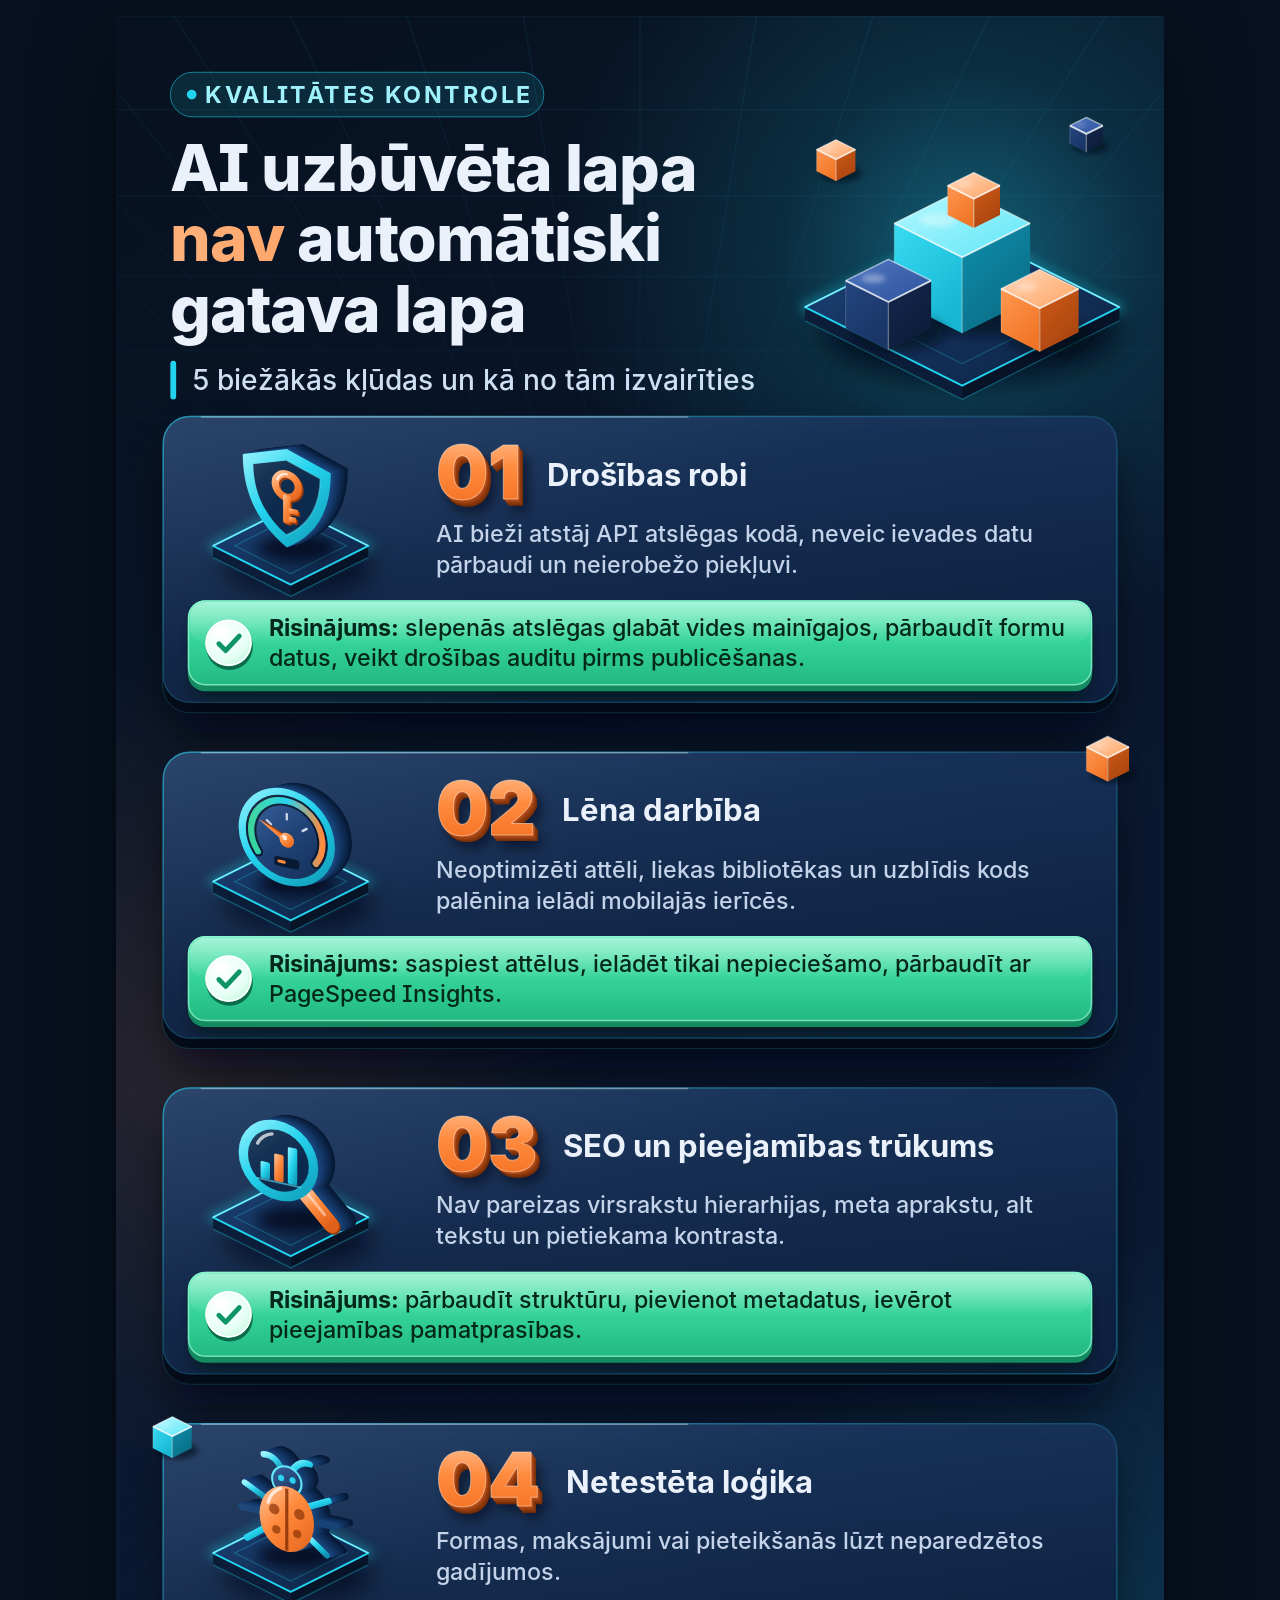
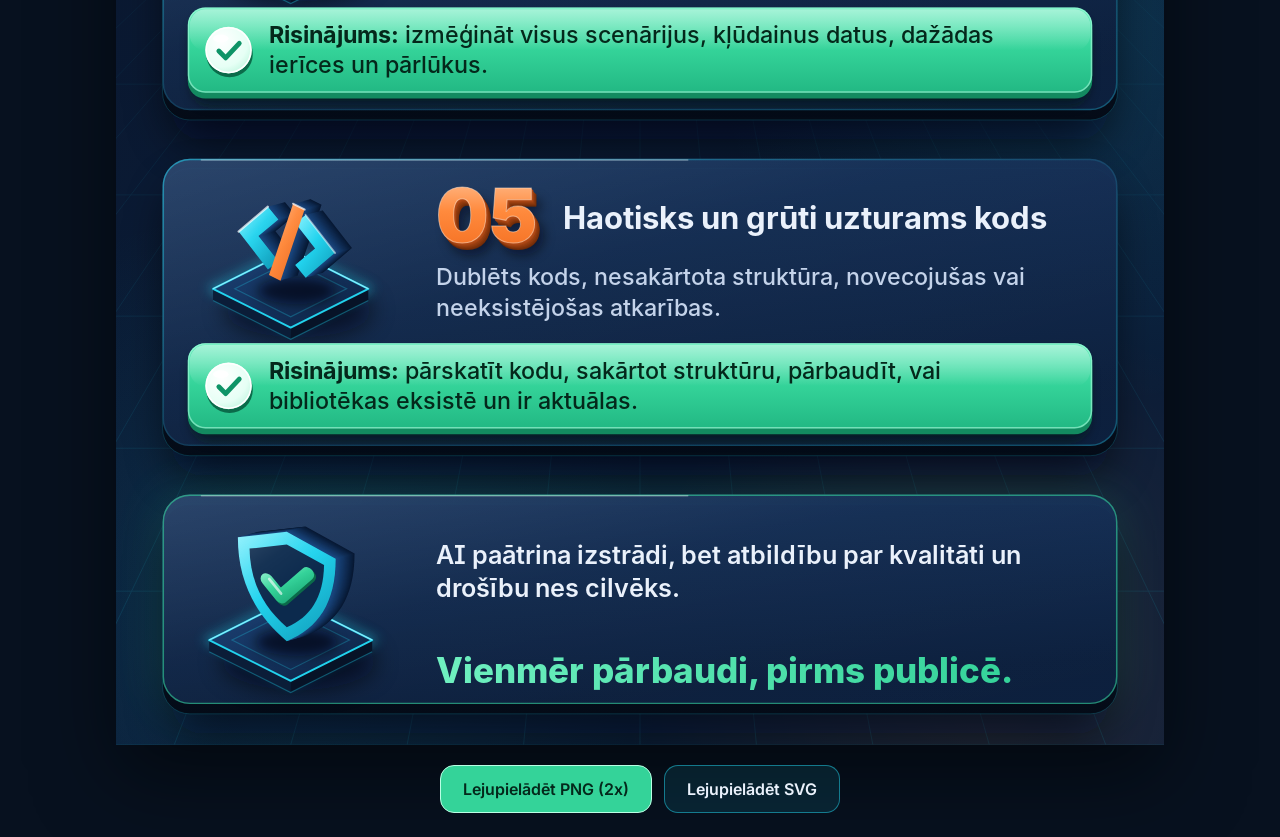
<file: infographics/ai-lapa-kludas/index.html>
<!doctype html>
<html lang="lv">
<head>
<meta charset="utf-8">
<meta name="viewport" content="width=device-width, initial-scale=1">
<title>AI lapa: 5 kļūdas</title>
<meta name="description" content="Infografika: AI uzbūvēta lapa nav automātiski gatava lapa. 5 biežākās kļūdas un kā no tām izvairīties.">
<link rel="preconnect" href="https://fonts.googleapis.com">
<link rel="preconnect" href="https://fonts.gstatic.com" crossorigin>
<link rel="stylesheet" href="https://fonts.googleapis.com/css2?family=Inter:wght@500;600;700;800;900&display=swap">
<style>
  :root { --bg:#07111f; --bg2:#0b1d38; --cyan:#22d3ee; --green:#34d399; --text:#eaf1fb; }
  * { box-sizing: border-box; }
  html, body { margin: 0; background: var(--bg); color: var(--text); font-family: Inter, system-ui, sans-serif; }
  main { max-width: 1080px; margin: 0 auto; padding: 16px; }
  .poster { display: block; width: 100%; height: auto; border-radius: 20px; box-shadow: 0 30px 80px rgba(0,0,0,.5); }
  .poster svg { display: block; width: 100%; height: auto; }
  .bar { display: flex; flex-wrap: wrap; gap: 12px; justify-content: center; padding: 20px 0 8px; }
  .bar a, .bar button { min-height: 48px; padding: 12px 22px; border-radius: 14px; border: 1px solid rgba(34,211,238,.5);
    background: rgba(34,211,238,.1); color: var(--text); font: 600 16px/1.4 Inter, system-ui, sans-serif; text-decoration: none; cursor: pointer; }
  .bar a.primary { background: var(--green); color: #04281b; border-color: #b9ffe4; }
  .bar a:focus-visible, .bar button:focus-visible { outline: 3px solid var(--cyan); outline-offset: 3px; }
  @media print { .bar { display: none; } main { padding: 0; } .poster { box-shadow: none; border-radius: 0; } }
</style>
</head>
<body>
<main>
  <div class="poster" id="poster">
<svg xmlns="http://www.w3.org/2000/svg" viewBox="0 0 1080 2400" width="1080" height="2400" role="img" aria-labelledby="t d" font-family="InterLV, Inter, system-ui, -apple-system, 'Segoe UI', Roboto, sans-serif">
<title id="t">AI uzbūvēta lapa nav automātiski gatava lapa</title>
<desc id="d">5 biežākās kļūdas un kā no tām izvairīties: drošības robi, lēna darbība, SEO un pieejamības trūkums, netestēta loģika, haotisks un grūti uzturams kods. AI paātrina izstrādi, bet atbildību par kvalitāti un drošību nes cilvēks. Vienmēr pārbaudi, pirms publicē.</desc>
<defs><style>@font-face{font-family:'InterLV';font-weight:500;font-style:normal;src:url([data-uri]) format('woff2');}
@font-face{font-family:'InterLV';font-weight:600;font-style:normal;src:url([data-uri]) format('woff2');}
@font-face{font-family:'InterLV';font-weight:700;font-style:normal;src:url([data-uri]) format('woff2');}
@font-face{font-family:'InterLV';font-weight:800;font-style:normal;src:url([data-uri]) format('woff2');}
@font-face{font-family:'InterLV';font-weight:900;font-style:normal;src:url([data-uri]) format('woff2');}
</style>
    <linearGradient id="bg" x1="0" y1="0" x2="0.25" y2="1">
      <stop offset="0" stop-color="#07111f"/><stop offset="0.55" stop-color="#0a1830"/><stop offset="1" stop-color="#0b1d38"/>
    </linearGradient>
    <radialGradient id="glowC"><stop offset="0" stop-color="#22d3ee" stop-opacity="0.55"/><stop offset="1" stop-color="#22d3ee" stop-opacity="0"/></radialGradient>
    <radialGradient id="glowO"><stop offset="0" stop-color="#ff8a3d" stop-opacity="0.5"/><stop offset="1" stop-color="#ff8a3d" stop-opacity="0"/></radialGradient>
    <linearGradient id="gridFadeDown" x1="0" y1="0" x2="0" y2="1">
      <stop offset="0" stop-color="#fff" stop-opacity="0"/><stop offset="1" stop-color="#fff" stop-opacity="1"/>
    </linearGradient>
    <linearGradient id="gridFadeUp" x1="0" y1="0" x2="0" y2="1">
      <stop offset="0" stop-color="#fff" stop-opacity="1"/><stop offset="1" stop-color="#fff" stop-opacity="0"/>
    </linearGradient>
    <mask id="mFloor"><rect x="0" y="1250" width="1080" height="1150" fill="url(#gridFadeDown)"/></mask>
    <mask id="mCeil"><rect x="0" y="0" width="1080" height="620" fill="url(#gridFadeUp)"/></mask>
    <filter id="blur24" x="-50%" y="-50%" width="200%" height="200%"><feGaussianBlur stdDeviation="24"/></filter>
    <filter id="blur12" x="-50%" y="-50%" width="200%" height="200%"><feGaussianBlur stdDeviation="12"/></filter>
    <filter id="blur6" x="-50%" y="-50%" width="200%" height="200%"><feGaussianBlur stdDeviation="6"/></filter>
    <filter id="blur3" x="-50%" y="-50%" width="200%" height="200%"><feGaussianBlur stdDeviation="3"/></filter>
    <linearGradient id="cardFace" x1="0" y1="0" x2="0.35" y2="1">
      <stop offset="0" stop-color="#173560" stop-opacity="0.92"/><stop offset="1" stop-color="#0d2140" stop-opacity="0.94"/>
    </linearGradient>
    <linearGradient id="cardSheen" x1="0" y1="0" x2="1" y2="1">
      <stop offset="0" stop-color="#ffffff" stop-opacity="0.09"/><stop offset="0.4" stop-color="#ffffff" stop-opacity="0.015"/><stop offset="1" stop-color="#ffffff" stop-opacity="0"/>
    </linearGradient>
    <linearGradient id="cardStroke" x1="0" y1="0" x2="1" y2="1">
      <stop offset="0" stop-color="#22d3ee" stop-opacity="0.55"/><stop offset="0.5" stop-color="#22d3ee" stop-opacity="0.14"/><stop offset="1" stop-color="#22d3ee" stop-opacity="0.32"/>
    </linearGradient>
    <linearGradient id="cardEdge" x1="0" y1="0" x2="0" y2="1">
      <stop offset="0" stop-color="#0a1a33"/><stop offset="1" stop-color="#040b17"/>
    </linearGradient>
    <linearGradient id="btnFace" x1="0" y1="0" x2="0" y2="1">
      <stop offset="0" stop-color="#5eebb9"/><stop offset="0.5" stop-color="#34d399"/><stop offset="1" stop-color="#22b883"/>
    </linearGradient>
    <linearGradient id="btnShine" x1="0" y1="0" x2="0" y2="1">
      <stop offset="0" stop-color="#ffffff" stop-opacity="0.45"/><stop offset="1" stop-color="#ffffff" stop-opacity="0"/>
    </linearGradient>
    <radialGradient id="badgeFace" cx="0.35" cy="0.3" r="0.8">
      <stop offset="0" stop-color="#ffffff"/><stop offset="0.7" stop-color="#e6fff5"/><stop offset="1" stop-color="#bff5de"/>
    </radialGradient>
    <linearGradient id="numFace" x1="0" y1="0" x2="0" y2="1">
      <stop offset="0" stop-color="#ffc49a"/><stop offset="0.45" stop-color="#ff8a3d"/><stop offset="1" stop-color="#f26b1d"/>
    </linearGradient>
    <linearGradient id="slabTop" x1="0" y1="0" x2="1" y2="1">
      <stop offset="0" stop-color="#1d4479"/><stop offset="1" stop-color="#0c2141"/>
    </linearGradient>
    <linearGradient id="gloss" x1="0" y1="0" x2="0.85" y2="0.9">
      <stop offset="0" stop-color="#ffffff" stop-opacity="0.6"/><stop offset="0.42" stop-color="#ffffff" stop-opacity="0.08"/><stop offset="0.6" stop-color="#ffffff" stop-opacity="0"/>
    </linearGradient>
    <linearGradient id="gCyan" x1="0" y1="0" x2="1" y2="1">
      <stop offset="0" stop-color="#8ef3ff"/><stop offset="0.45" stop-color="#22d3ee"/><stop offset="1" stop-color="#0e93b0"/>
    </linearGradient>
    <linearGradient id="gOrange" x1="0" y1="0" x2="1" y2="1">
      <stop offset="0" stop-color="#ffc49a"/><stop offset="0.45" stop-color="#ff8a3d"/><stop offset="1" stop-color="#e2611a"/>
    </linearGradient>
    <linearGradient id="gNavy" x1="0" y1="0" x2="1" y2="1">
      <stop offset="0" stop-color="#2d5a99"/><stop offset="1" stop-color="#132c55"/>
    </linearGradient>
    <linearGradient id="gGreen" x1="0" y1="0" x2="1" y2="1">
      <stop offset="0" stop-color="#9af5d2"/><stop offset="0.45" stop-color="#34d399"/><stop offset="1" stop-color="#169e6f"/>
    </linearGradient>
    <linearGradient id="gArc" x1="0" y1="0" x2="1" y2="0">
      <stop offset="0" stop-color="#34d399"/><stop offset="0.5" stop-color="#22d3ee"/><stop offset="1" stop-color="#ff8a3d"/>
    </linearGradient>
    <linearGradient id="titleAccent" x1="0" y1="0" x2="1" y2="0">
      <stop offset="0" stop-color="#ffb07a"/><stop offset="1" stop-color="#ff8a3d"/>
    </linearGradient>
    <linearGradient id="closeAccent" x1="0" y1="0" x2="1" y2="0">
      <stop offset="0" stop-color="#6ff0c0"/><stop offset="1" stop-color="#34d399"/>
    </linearGradient>
  
<linearGradient id="cb0t" x1="0" y1="0" x2="1" y2="1"><stop offset="0" stop-color="#ffd8bb"/><stop offset="1" stop-color="#ffa463"/></linearGradient>
      <linearGradient id="cb0l" x1="0" y1="0" x2="0.6" y2="1"><stop offset="0" stop-color="#ff9850"/><stop offset="1" stop-color="#f07526"/></linearGradient>
      <linearGradient id="cb0r" x1="0" y1="0" x2="0.6" y2="1"><stop offset="0" stop-color="#cf5a17"/><stop offset="1" stop-color="#a94510"/></linearGradient>
<linearGradient id="cb1t" x1="0" y1="0" x2="1" y2="1"><stop offset="0" stop-color="#4f77c4"/><stop offset="1" stop-color="#2f5299"/></linearGradient>
      <linearGradient id="cb1l" x1="0" y1="0" x2="0.6" y2="1"><stop offset="0" stop-color="#24457f"/><stop offset="1" stop-color="#1a3566"/></linearGradient>
      <linearGradient id="cb1r" x1="0" y1="0" x2="0.6" y2="1"><stop offset="0" stop-color="#13274d"/><stop offset="1" stop-color="#0d1c39"/></linearGradient>
<linearGradient id="cb2t" x1="0" y1="0" x2="1" y2="1"><stop offset="0" stop-color="#b8f8ff"/><stop offset="1" stop-color="#5fe6f7"/></linearGradient>
      <linearGradient id="cb2l" x1="0" y1="0" x2="0.6" y2="1"><stop offset="0" stop-color="#38dcf2"/><stop offset="1" stop-color="#17b6d3"/></linearGradient>
      <linearGradient id="cb2r" x1="0" y1="0" x2="0.6" y2="1"><stop offset="0" stop-color="#0f8fac"/><stop offset="1" stop-color="#0a6d86"/></linearGradient>
<linearGradient id="cb3t" x1="0" y1="0" x2="1" y2="1"><stop offset="0" stop-color="#ffd8bb"/><stop offset="1" stop-color="#ffa463"/></linearGradient>
      <linearGradient id="cb3l" x1="0" y1="0" x2="0.6" y2="1"><stop offset="0" stop-color="#ff9850"/><stop offset="1" stop-color="#f07526"/></linearGradient>
      <linearGradient id="cb3r" x1="0" y1="0" x2="0.6" y2="1"><stop offset="0" stop-color="#cf5a17"/><stop offset="1" stop-color="#a94510"/></linearGradient>
<linearGradient id="cb4t" x1="0" y1="0" x2="1" y2="1"><stop offset="0" stop-color="#4f77c4"/><stop offset="1" stop-color="#2f5299"/></linearGradient>
      <linearGradient id="cb4l" x1="0" y1="0" x2="0.6" y2="1"><stop offset="0" stop-color="#24457f"/><stop offset="1" stop-color="#1a3566"/></linearGradient>
      <linearGradient id="cb4r" x1="0" y1="0" x2="0.6" y2="1"><stop offset="0" stop-color="#13274d"/><stop offset="1" stop-color="#0d1c39"/></linearGradient>
<linearGradient id="cb5t" x1="0" y1="0" x2="1" y2="1"><stop offset="0" stop-color="#ffd8bb"/><stop offset="1" stop-color="#ffa463"/></linearGradient>
      <linearGradient id="cb5l" x1="0" y1="0" x2="0.6" y2="1"><stop offset="0" stop-color="#ff9850"/><stop offset="1" stop-color="#f07526"/></linearGradient>
      <linearGradient id="cb5r" x1="0" y1="0" x2="0.6" y2="1"><stop offset="0" stop-color="#cf5a17"/><stop offset="1" stop-color="#a94510"/></linearGradient>
<g id="ic6s"><path d="M50 2 L92 16 C92 54 77 79 50 96 C23 79 8 54 8 16 Z"/></g>
<mask id="ic6m" maskUnits="userSpaceOnUse" x="-20" y="-20" width="140" height="140"><use href="#ic6s" color="#fff" fill="#fff"/></mask>
<g id="ic7s"><circle cx="50" cy="52" r="46"/></g>
<mask id="ic7m" maskUnits="userSpaceOnUse" x="-20" y="-20" width="140" height="140"><use href="#ic7s" color="#fff" fill="#fff"/></mask>
<linearGradient id="cb8t" x1="0" y1="0" x2="1" y2="1"><stop offset="0" stop-color="#ffd8bb"/><stop offset="1" stop-color="#ffa463"/></linearGradient>
      <linearGradient id="cb8l" x1="0" y1="0" x2="0.6" y2="1"><stop offset="0" stop-color="#ff9850"/><stop offset="1" stop-color="#f07526"/></linearGradient>
      <linearGradient id="cb8r" x1="0" y1="0" x2="0.6" y2="1"><stop offset="0" stop-color="#cf5a17"/><stop offset="1" stop-color="#a94510"/></linearGradient>
<g id="ic9s"><circle cx="42" cy="42" r="38"/><line x1="66" y1="66" x2="92" y2="92" stroke="currentColor" stroke-width="16" stroke-linecap="round"/></g>
<mask id="ic9m" maskUnits="userSpaceOnUse" x="-20" y="-20" width="140" height="140"><use href="#ic9s" color="#fff" fill="#fff"/></mask>
<g id="ic10s"><g stroke="currentColor" stroke-width="6" stroke-linecap="round" fill="none">
          <path d="M45 15 Q38 3 28 5"/><path d="M55 15 Q62 3 72 5"/>
          <path d="M28 45 L10 36"/><path d="M26 60 L6 60"/><path d="M29 75 L12 88"/>
          <path d="M72 45 L90 36"/><path d="M74 60 L94 60"/><path d="M71 75 L88 88"/></g>
        <circle cx="50" cy="26" r="14"/><ellipse cx="50" cy="62" rx="26" ry="31"/></g>
<mask id="ic10m" maskUnits="userSpaceOnUse" x="-20" y="-20" width="140" height="140"><use href="#ic10s" color="#fff" fill="#fff"/></mask>
<linearGradient id="cb11t" x1="0" y1="0" x2="1" y2="1"><stop offset="0" stop-color="#b8f8ff"/><stop offset="1" stop-color="#5fe6f7"/></linearGradient>
      <linearGradient id="cb11l" x1="0" y1="0" x2="0.6" y2="1"><stop offset="0" stop-color="#38dcf2"/><stop offset="1" stop-color="#17b6d3"/></linearGradient>
      <linearGradient id="cb11r" x1="0" y1="0" x2="0.6" y2="1"><stop offset="0" stop-color="#0f8fac"/><stop offset="1" stop-color="#0a6d86"/></linearGradient>
<g id="ic12s"><path d="M32 20 L4 50 L32 80 L42 70 L23 50 L42 30 Z"/><path d="M68 20 L96 50 L68 80 L58 70 L77 50 L58 30 Z"/><path d="M56 12 L67 15 L44 88 L33 85 Z"/></g>
<mask id="ic12m" maskUnits="userSpaceOnUse" x="-20" y="-20" width="140" height="140"><use href="#ic12s" color="#fff" fill="#fff"/></mask>
<g id="ic13s"><path d="M50 2 L92 16 C92 54 77 79 50 96 C23 79 8 54 8 16 Z"/></g>
<mask id="ic13m" maskUnits="userSpaceOnUse" x="-20" y="-20" width="140" height="140"><use href="#ic13s" color="#fff" fill="#fff"/></mask></defs>
<rect width="1080" height="2400" fill="url(#bg)"/>
<g>
    <circle cx="880" cy="230" r="430" fill="url(#glowC)" opacity="0.42"/>
    <circle cx="90" cy="1080" r="420" fill="url(#glowO)" opacity="0.26"/>
    <circle cx="1010" cy="1650" r="400" fill="url(#glowC)" opacity="0.22"/>
    <circle cx="160" cy="2260" r="420" fill="url(#glowC)" opacity="0.18"/>
    <circle cx="900" cy="2330" r="380" fill="url(#glowO)" opacity="0.2"/>
  </g>
<g stroke="#22d3ee" stroke-width="1" opacity="0.13" mask="url(#mFloor)"><line x1="540" y1="1150" x2="-1140" y2="2400"/><line x1="540" y1="1150" x2="-1020" y2="2400"/><line x1="540" y1="1150" x2="-900" y2="2400"/><line x1="540" y1="1150" x2="-780" y2="2400"/><line x1="540" y1="1150" x2="-660" y2="2400"/><line x1="540" y1="1150" x2="-540" y2="2400"/><line x1="540" y1="1150" x2="-420" y2="2400"/><line x1="540" y1="1150" x2="-300" y2="2400"/><line x1="540" y1="1150" x2="-180" y2="2400"/><line x1="540" y1="1150" x2="-60" y2="2400"/><line x1="540" y1="1150" x2="60" y2="2400"/><line x1="540" y1="1150" x2="180" y2="2400"/><line x1="540" y1="1150" x2="300" y2="2400"/><line x1="540" y1="1150" x2="420" y2="2400"/><line x1="540" y1="1150" x2="540" y2="2400"/><line x1="540" y1="1150" x2="660" y2="2400"/><line x1="540" y1="1150" x2="780" y2="2400"/><line x1="540" y1="1150" x2="900" y2="2400"/><line x1="540" y1="1150" x2="1020" y2="2400"/><line x1="540" y1="1150" x2="1140" y2="2400"/><line x1="540" y1="1150" x2="1260" y2="2400"/><line x1="540" y1="1150" x2="1380" y2="2400"/><line x1="540" y1="1150" x2="1500" y2="2400"/><line x1="540" y1="1150" x2="1620" y2="2400"/><line x1="540" y1="1150" x2="1740" y2="2400"/><line x1="540" y1="1150" x2="1860" y2="2400"/><line x1="540" y1="1150" x2="1980" y2="2400"/><line x1="540" y1="1150" x2="2100" y2="2400"/><line x1="540" y1="1150" x2="2220" y2="2400"/><line x1="0" y1="1258.7" x2="1080" y2="1258.7"/><line x1="0" y1="1309.4" x2="1080" y2="1309.4"/><line x1="0" y1="1370.3" x2="1080" y2="1370.3"/><line x1="0" y1="1441.6" x2="1080" y2="1441.6"/><line x1="0" y1="1523.4" x2="1080" y2="1523.4"/><line x1="0" y1="1615.9" x2="1080" y2="1615.9"/><line x1="0" y1="1719.1" x2="1080" y2="1719.1"/><line x1="0" y1="1833.2" x2="1080" y2="1833.2"/><line x1="0" y1="1958.2" x2="1080" y2="1958.2"/><line x1="0" y1="2094.3" x2="1080" y2="2094.3"/><line x1="0" y1="2241.6" x2="1080" y2="2241.6"/><line x1="0" y1="2400.0" x2="1080" y2="2400.0"/></g>
<g stroke="#22d3ee" stroke-width="1" opacity="0.10" mask="url(#mCeil)"><line x1="540" y1="760" x2="-1140" y2="0"/><line x1="540" y1="760" x2="-1020" y2="0"/><line x1="540" y1="760" x2="-900" y2="0"/><line x1="540" y1="760" x2="-780" y2="0"/><line x1="540" y1="760" x2="-660" y2="0"/><line x1="540" y1="760" x2="-540" y2="0"/><line x1="540" y1="760" x2="-420" y2="0"/><line x1="540" y1="760" x2="-300" y2="0"/><line x1="540" y1="760" x2="-180" y2="0"/><line x1="540" y1="760" x2="-60" y2="0"/><line x1="540" y1="760" x2="60" y2="0"/><line x1="540" y1="760" x2="180" y2="0"/><line x1="540" y1="760" x2="300" y2="0"/><line x1="540" y1="760" x2="420" y2="0"/><line x1="540" y1="760" x2="540" y2="0"/><line x1="540" y1="760" x2="660" y2="0"/><line x1="540" y1="760" x2="780" y2="0"/><line x1="540" y1="760" x2="900" y2="0"/><line x1="540" y1="760" x2="1020" y2="0"/><line x1="540" y1="760" x2="1140" y2="0"/><line x1="540" y1="760" x2="1260" y2="0"/><line x1="540" y1="760" x2="1380" y2="0"/><line x1="540" y1="760" x2="1500" y2="0"/><line x1="540" y1="760" x2="1620" y2="0"/><line x1="540" y1="760" x2="1740" y2="0"/><line x1="540" y1="760" x2="1860" y2="0"/><line x1="540" y1="760" x2="1980" y2="0"/><line x1="540" y1="760" x2="2100" y2="0"/><line x1="540" y1="760" x2="2220" y2="0"/><line x1="0" y1="582.7" x2="1080" y2="582.7"/><line x1="0" y1="533.0" x2="1080" y2="533.0"/><line x1="0" y1="476.8" x2="1080" y2="476.8"/><line x1="0" y1="414.0" x2="1080" y2="414.0"/><line x1="0" y1="344.6" x2="1080" y2="344.6"/><line x1="0" y1="268.6" x2="1080" y2="268.6"/><line x1="0" y1="185.8" x2="1080" y2="185.8"/><line x1="0" y1="96.3" x2="1080" y2="96.3"/><line x1="0" y1="0.0" x2="1080" y2="0.0"/></g>
<g font-family="InterLV, Inter, system-ui, -apple-system, 'Segoe UI', Roboto, sans-serif">
<rect x="56" y="58" width="384.890625" height="46" rx="23" fill="#22d3ee" fill-opacity="0.12" stroke="#22d3ee" stroke-opacity="0.55"/>
<circle cx="78" cy="81" r="5" fill="#22d3ee"/>
<text x="92" y="89.5" font-size="24" font-weight="700" letter-spacing="2.5" fill="#9ff1fc">KVALITĀTES KONTROLE</text>
<text x="56" y="180" font-size="66" font-weight="800" letter-spacing="-1" fill="#eaf1fb">AI uzbūvēta lapa</text>
<text x="56" y="252.60000000000002" font-size="66" font-weight="800" letter-spacing="-1" fill="#eaf1fb"><tspan fill="url(#titleAccent)">nav</tspan> automātiski</text>
<text x="56" y="325.20000000000005" font-size="66" font-weight="800" letter-spacing="-1" fill="#eaf1fb">gatava lapa</text>
<rect x="56" y="355.20000000000005" width="6" height="40" rx="3" fill="#22d3ee"/>
<text x="78" y="385.20000000000005" font-size="29" font-weight="500" fill="#cfe0f5">5 biežākās kļūdas un kā no tām izvairīties</text>
</g>
<g><circle cx="875" cy="250" r="190" fill="url(#glowC)" opacity="0.35"/><ellipse cx="880" cy="324" rx="153.9" ry="56.699999999999996" fill="#01050d" opacity="0.6" filter="url(#blur12)"/><polygon points="872,219 1034,300 872,381 710,300" fill="none" stroke="#22d3ee" stroke-width="6" opacity="0.55" filter="url(#blur6)"/><polygon points="710,300 872,381 872,395 710,314" fill="#0b1d38"/><polygon points="872,381 1034,300 1034,314 872,395" fill="#071327"/><polyline points="710,314 872,395 1034,314" fill="none" stroke="#22d3ee" stroke-opacity="0.35" stroke-width="1.2"/><polygon points="872,219 1034,300 872,381 710,300" fill="url(#slabTop)" stroke="#22d3ee" stroke-width="2" stroke-linejoin="round"/><polygon points="872,241.68 988.64,300 872,358.32 755.36,300" fill="none" stroke="#22d3ee" stroke-opacity="0.28" stroke-width="1.2"/><polyline points="710,300 872,219 1034,300" fill="none" stroke="#bff6ff" stroke-opacity="0.7" stroke-width="1.2"/><ellipse cx="747" cy="162.4" rx="21" ry="8.4" fill="#020712" opacity="0.6" filter="url(#blur3)"/><polygon points="722.0,137.6 742.0,147.6 742.0,170.0 722.0,160.0" fill="url(#cb0l)"/><polygon points="742.0,147.6 762.0,137.6 762.0,160.0 742.0,170.0" fill="url(#cb0r)"/><polygon points="742.0,127.6 762.0,137.6 742.0,147.6 722.0,137.6" fill="url(#cb0t)"/><polyline points="722.0,137.6 742.0,127.6 762.0,137.6" fill="none" stroke="#fff" stroke-opacity="0.55" stroke-width="1.4" stroke-linejoin="round"/><polyline points="722.0,137.6 742.0,147.6 762.0,137.6" fill="none" stroke="#fff" stroke-opacity="0.8" stroke-width="1.8" stroke-linejoin="round"/><line x1="742" y1="147.6" x2="742" y2="170" stroke="#fff" stroke-opacity="0.35" stroke-width="1.4"/><line x1="722" y1="137.6" x2="722" y2="160" stroke="#fff" stroke-opacity="0.18" stroke-width="1"/><ellipse cx="735" cy="136.6" rx="5.6000000000000005" ry="2" fill="#fff" opacity="0.35" filter="url(#blur3)"/><ellipse cx="1004.25" cy="134.04" rx="17.85" ry="7.14" fill="#020712" opacity="0.6" filter="url(#blur3)"/><polygon points="983.0,113.0 1000.0,121.5 1000.0,140.5 983.0,132.0" fill="url(#cb1l)"/><polygon points="1000.0,121.5 1017.0,113.0 1017.0,132.0 1000.0,140.5" fill="url(#cb1r)"/><polygon points="1000.0,104.5 1017.0,113.0 1000.0,121.5 983.0,113.0" fill="url(#cb1t)"/><polyline points="983.0,113.0 1000.0,104.5 1017.0,113.0" fill="none" stroke="#fff" stroke-opacity="0.55" stroke-width="1.4" stroke-linejoin="round"/><polyline points="983.0,113.0 1000.0,121.5 1017.0,113.0" fill="none" stroke="#fff" stroke-opacity="0.8" stroke-width="1.8" stroke-linejoin="round"/><line x1="1000" y1="121.46" x2="1000" y2="140.5" stroke="#fff" stroke-opacity="0.35" stroke-width="1.4"/><line x1="983" y1="112.96" x2="983" y2="132" stroke="#fff" stroke-opacity="0.18" stroke-width="1"/><ellipse cx="994.05" cy="112.11" rx="4.760000000000001" ry="1.7000000000000002" fill="#fff" opacity="0.35" filter="url(#blur3)"/><ellipse cx="889.5" cy="300.4" rx="73.5" ry="29.4" fill="#020712" opacity="0.6" filter="url(#blur6)"/><polygon points="802.0,213.6 872.0,248.6 872.0,327.0 802.0,292.0" fill="url(#cb2l)"/><polygon points="872.0,248.6 942.0,213.6 942.0,292.0 872.0,327.0" fill="url(#cb2r)"/><polygon points="872.0,178.6 942.0,213.6 872.0,248.6 802.0,213.6" fill="url(#cb2t)"/><polyline points="802.0,213.6 872.0,178.6 942.0,213.6" fill="none" stroke="#fff" stroke-opacity="0.55" stroke-width="1.4" stroke-linejoin="round"/><polyline points="802.0,213.6 872.0,248.6 942.0,213.6" fill="none" stroke="#fff" stroke-opacity="0.8" stroke-width="1.8" stroke-linejoin="round"/><line x1="872" y1="248.6" x2="872" y2="327" stroke="#fff" stroke-opacity="0.35" stroke-width="1.4"/><line x1="802" y1="213.6" x2="802" y2="292" stroke="#fff" stroke-opacity="0.18" stroke-width="1"/><ellipse cx="847.5" cy="210.1" rx="19.6" ry="7" fill="#fff" opacity="0.35" filter="url(#blur3)"/><polygon points="857.0,174.8 884.0,188.3 884.0,218.5 857.0,205.0" fill="url(#cb3l)"/><polygon points="884.0,188.3 911.0,174.8 911.0,205.0 884.0,218.5" fill="url(#cb3r)"/><polygon points="884.0,161.3 911.0,174.8 884.0,188.3 857.0,174.8" fill="url(#cb3t)"/><polyline points="857.0,174.8 884.0,161.3 911.0,174.8" fill="none" stroke="#fff" stroke-opacity="0.55" stroke-width="1.4" stroke-linejoin="round"/><polyline points="857.0,174.8 884.0,188.3 911.0,174.8" fill="none" stroke="#fff" stroke-opacity="0.8" stroke-width="1.8" stroke-linejoin="round"/><line x1="884" y1="188.26" x2="884" y2="218.5" stroke="#fff" stroke-opacity="0.35" stroke-width="1.4"/><line x1="857" y1="174.76" x2="857" y2="205" stroke="#fff" stroke-opacity="0.18" stroke-width="1"/><ellipse cx="874.55" cy="173.41" rx="7.5600000000000005" ry="2.7" fill="#fff" opacity="0.35" filter="url(#blur3)"/><ellipse cx="807" cy="327.28" rx="46.2" ry="18.48" fill="#020712" opacity="0.6" filter="url(#blur6)"/><polygon points="752.0,272.7 796.0,294.7 796.0,344.0 752.0,322.0" fill="url(#cb4l)"/><polygon points="796.0,294.7 840.0,272.7 840.0,322.0 796.0,344.0" fill="url(#cb4r)"/><polygon points="796.0,250.7 840.0,272.7 796.0,294.7 752.0,272.7" fill="url(#cb4t)"/><polyline points="752.0,272.7 796.0,250.7 840.0,272.7" fill="none" stroke="#fff" stroke-opacity="0.55" stroke-width="1.4" stroke-linejoin="round"/><polyline points="752.0,272.7 796.0,294.7 840.0,272.7" fill="none" stroke="#fff" stroke-opacity="0.8" stroke-width="1.8" stroke-linejoin="round"/><line x1="796" y1="294.72" x2="796" y2="344" stroke="#fff" stroke-opacity="0.35" stroke-width="1.4"/><line x1="752" y1="272.72" x2="752" y2="322" stroke="#fff" stroke-opacity="0.18" stroke-width="1"/><ellipse cx="780.6" cy="270.52000000000004" rx="12.32" ry="4.4" fill="#fff" opacity="0.35" filter="url(#blur3)"/><ellipse cx="962" cy="330.8" rx="42" ry="16.8" fill="#020712" opacity="0.6" filter="url(#blur6)"/><polygon points="912.0,281.2 952.0,301.2 952.0,346.0 912.0,326.0" fill="url(#cb5l)"/><polygon points="952.0,301.2 992.0,281.2 992.0,326.0 952.0,346.0" fill="url(#cb5r)"/><polygon points="952.0,261.2 992.0,281.2 952.0,301.2 912.0,281.2" fill="url(#cb5t)"/><polyline points="912.0,281.2 952.0,261.2 992.0,281.2" fill="none" stroke="#fff" stroke-opacity="0.55" stroke-width="1.4" stroke-linejoin="round"/><polyline points="912.0,281.2 952.0,301.2 992.0,281.2" fill="none" stroke="#fff" stroke-opacity="0.8" stroke-width="1.8" stroke-linejoin="round"/><line x1="952" y1="301.2" x2="952" y2="346" stroke="#fff" stroke-opacity="0.35" stroke-width="1.4"/><line x1="912" y1="281.2" x2="912" y2="326" stroke="#fff" stroke-opacity="0.18" stroke-width="1"/><ellipse cx="938" cy="279.2" rx="11.200000000000001" ry="4" fill="#fff" opacity="0.35" filter="url(#blur3)"/></g>
<g font-family="InterLV, Inter, system-ui, -apple-system, 'Segoe UI', Roboto, sans-serif"><rect x="58" y="442" width="964" height="296" rx="30" fill="#01040b" opacity="0.7" filter="url(#blur24)"/><rect x="48" y="422" width="984" height="296" rx="28" fill="url(#cardEdge)" stroke="#22d3ee" stroke-opacity="0.18"/><rect x="48" y="412" width="984" height="296" rx="28" fill="url(#cardFace)"/><rect x="48" y="412" width="984" height="296" rx="28" fill="url(#cardSheen)"/><rect x="48.75" y="412.75" width="982.5" height="294.5" rx="27.5" fill="none" stroke="url(#cardStroke)" stroke-opacity="1" stroke-width="1.5"/><path d="M88 413.2 H589.2" stroke="#ffffff" stroke-opacity="0.35" stroke-width="1.5" stroke-linecap="round"/><ellipse cx="188" cy="568" rx="76" ry="28" fill="#01050d" opacity="0.6" filter="url(#blur12)"/><polygon points="180,506 260,546 180,586 100,546" fill="none" stroke="#22d3ee" stroke-width="6" opacity="0.55" filter="url(#blur6)"/><polygon points="100,546 180,586 180,598 100,558" fill="#0b1d38"/><polygon points="180,586 260,546 260,558 180,598" fill="#071327"/><polyline points="100,558 180,598 260,558" fill="none" stroke="#22d3ee" stroke-opacity="0.35" stroke-width="1.2"/><polygon points="180,506 260,546 180,586 100,546" fill="url(#slabTop)" stroke="#22d3ee" stroke-width="2" stroke-linejoin="round"/><polygon points="180,517.2 237.6,546 180,574.8 122.4,546" fill="none" stroke="#22d3ee" stroke-opacity="0.28" stroke-width="1.2"/><polyline points="100,546 180,506 260,546" fill="none" stroke="#bff6ff" stroke-opacity="0.7" stroke-width="1.2"/><ellipse cx="186" cy="548" rx="40" ry="13.600000000000001" fill="#01060f" opacity="0.65" filter="url(#blur6)"/><g transform="translate(122,432.12) scale(1.08) matrix(1,0.22,0,1,0,0)"><use href="#ic6s" color="#071833" fill="#071833" transform="translate(16.20,-8.10)"/><use href="#ic6s" color="#081b38" fill="#081b38" transform="translate(15.30,-7.65)"/><use href="#ic6s" color="#091e3c" fill="#091e3c" transform="translate(14.40,-7.20)"/><use href="#ic6s" color="#0a2041" fill="#0a2041" transform="translate(13.50,-6.75)"/><use href="#ic6s" color="#0b2345" fill="#0b2345" transform="translate(12.60,-6.30)"/><use href="#ic6s" color="#0d264a" fill="#0d264a" transform="translate(11.70,-5.85)"/><use href="#ic6s" color="#0e294e" fill="#0e294e" transform="translate(10.80,-5.40)"/><use href="#ic6s" color="#0f2b53" fill="#0f2b53" transform="translate(9.90,-4.95)"/><use href="#ic6s" color="#102e57" fill="#102e57" transform="translate(9.00,-4.50)"/><use href="#ic6s" color="#11315c" fill="#11315c" transform="translate(8.10,-4.05)"/><use href="#ic6s" color="#123461" fill="#123461" transform="translate(7.20,-3.60)"/><use href="#ic6s" color="#133765" fill="#133765" transform="translate(6.30,-3.15)"/><use href="#ic6s" color="#14396a" fill="#14396a" transform="translate(5.40,-2.70)"/><use href="#ic6s" color="#153c6e" fill="#153c6e" transform="translate(4.50,-2.25)"/><use href="#ic6s" color="#173f73" fill="#173f73" transform="translate(3.60,-1.80)"/><use href="#ic6s" color="#184277" fill="#184277" transform="translate(2.70,-1.35)"/><use href="#ic6s" color="#19447c" fill="#19447c" transform="translate(1.80,-0.90)"/><use href="#ic6s" color="#1a4780" fill="#1a4780" transform="translate(0.90,-0.45)"/><use href="#ic6s" color="#164275" fill="#164275" transform="translate(0.54,-0.27)"/><path d="M50 2 L92 16 C92 54 77 79 50 96 C23 79 8 54 8 16 Z" fill="url(#gCyan)"/>
        <path d="M50 13 L82 23.5 C81.5 52 70 71 50 84 C30 71 18.5 52 18 23.5 Z" fill="#0c2a4d"/>
        <path d="M50 13 L82 23.5 C81.5 52 70 71 50 84" fill="none" stroke="#5fe6f7" stroke-opacity="0.45" stroke-width="1.5"/>
        <g transform="translate(1.6,1.4)" fill="#9a3d0c"><circle cx="50" cy="37" r="11" fill="none" stroke="#9a3d0c" stroke-width="7"/><rect x="46.5" y="46" width="7" height="27" rx="1.5"/><rect x="52" y="58" width="9" height="5" rx="1"/><rect x="52" y="66" width="7" height="5" rx="1"/></g>
        <g fill="url(#gOrange)"><circle cx="50" cy="37" r="11" fill="none" stroke="url(#gOrange)" stroke-width="7"/><rect x="46.5" y="46" width="7" height="27" rx="1.5"/><rect x="52" y="58" width="9" height="5" rx="1"/><rect x="52" y="66" width="7" height="5" rx="1"/></g>
        <path d="M41 33 A11 11 0 0 1 50 26" fill="none" stroke="#fff" stroke-opacity="0.75" stroke-width="2" stroke-linecap="round"/><rect x="-20" y="-20" width="140" height="140" fill="url(#gloss)" mask="url(#ic6m)" opacity="0.55"/></g><text x="339" y="510" font-size="76" font-weight="900" fill="#01060f" opacity="0.55" filter="url(#blur6)">01</text><text x="335.25" y="504.65" font-size="76" font-weight="900" fill="#6e2a07">01</text><text x="334.5" y="503.7" font-size="76" font-weight="900" fill="#7a300a">01</text><text x="333.75" y="502.75" font-size="76" font-weight="900" fill="#87360c">01</text><text x="333" y="501.8" font-size="76" font-weight="900" fill="#933c0f">01</text><text x="332.25" y="500.85" font-size="76" font-weight="900" fill="#9f4112">01</text><text x="331.5" y="499.9" font-size="76" font-weight="900" fill="#ab4715">01</text><text x="330.75" y="498.95" font-size="76" font-weight="900" fill="#b84d17">01</text><text x="330" y="498" font-size="76" font-weight="900" fill="url(#numFace)">01</text><text x="330" y="498" font-size="76" font-weight="900" fill="none" stroke="#ffe2cc" stroke-opacity="0.55" stroke-width="1">01</text><text x="444.40625" y="484" font-size="32" font-weight="700" fill="#eaf1fb">Drošības robi</text><text x="330" y="542" font-size="24" font-weight="500" fill="#c4d3ea">AI bieži atstāj API atslēgas kodā, neveic ievades datu</text><text x="330" y="574" font-size="24" font-weight="500" fill="#c4d3ea">pārbaudi un neierobežo piekļuvi.</text><rect x="78" y="614" width="924" height="88" rx="18" fill="#03150e" opacity="0.6" filter="url(#blur6)"/><rect x="74" y="608" width="932" height="88" rx="18" fill="#138a60"/><rect x="74" y="602" width="932" height="88" rx="18" fill="url(#btnFace)"/><rect x="76" y="604" width="928" height="42.239999999999995" rx="16" fill="url(#btnShine)"/><rect x="74.75" y="602.75" width="930.5" height="86.5" rx="17.5" fill="none" stroke="#b9ffe4" stroke-opacity="0.55" stroke-width="1.5"/><circle cx="117" cy="650" r="24" fill="#0b6b4a"/><circle cx="116" cy="646" r="24" fill="url(#badgeFace)"/><circle cx="116" cy="646" r="23" fill="none" stroke="#ffffff" stroke-width="1.5"/><path d="M106 647 L113 654 L127 639" fill="none" stroke="#0e9467" stroke-width="5" stroke-linecap="round" stroke-linejoin="round"/><ellipse cx="108" cy="634" rx="8" ry="4" fill="#fff" opacity="0.9"/><text x="158" y="639" font-size="24" fill="#04281b"><tspan font-weight="700">Risinājums:</tspan> <tspan font-weight="500">slepenās atslēgas glabāt vides mainīgajos, pārbaudīt formu</tspan></text><text x="158" y="670" font-size="24" font-weight="500" fill="#04281b">datus, veikt drošības auditu pirms publicēšanas.</text></g>
<g font-family="InterLV, Inter, system-ui, -apple-system, 'Segoe UI', Roboto, sans-serif"><rect x="58" y="788" width="964" height="296" rx="30" fill="#01040b" opacity="0.7" filter="url(#blur24)"/><rect x="48" y="768" width="984" height="296" rx="28" fill="url(#cardEdge)" stroke="#22d3ee" stroke-opacity="0.18"/><rect x="48" y="758" width="984" height="296" rx="28" fill="url(#cardFace)"/><rect x="48" y="758" width="984" height="296" rx="28" fill="url(#cardSheen)"/><rect x="48.75" y="758.75" width="982.5" height="294.5" rx="27.5" fill="none" stroke="url(#cardStroke)" stroke-opacity="1" stroke-width="1.5"/><path d="M88 759.2 H589.2" stroke="#ffffff" stroke-opacity="0.35" stroke-width="1.5" stroke-linecap="round"/><ellipse cx="188" cy="914" rx="76" ry="28" fill="#01050d" opacity="0.6" filter="url(#blur12)"/><polygon points="180,852 260,892 180,932 100,892" fill="none" stroke="#22d3ee" stroke-width="6" opacity="0.55" filter="url(#blur6)"/><polygon points="100,892 180,932 180,944 100,904" fill="#0b1d38"/><polygon points="180,932 260,892 260,904 180,944" fill="#071327"/><polyline points="100,904 180,944 260,904" fill="none" stroke="#22d3ee" stroke-opacity="0.35" stroke-width="1.2"/><polygon points="180,852 260,892 180,932 100,892" fill="url(#slabTop)" stroke="#22d3ee" stroke-width="2" stroke-linejoin="round"/><polygon points="180,863.2 237.6,892 180,920.8 122.4,892" fill="none" stroke="#22d3ee" stroke-opacity="0.28" stroke-width="1.2"/><polyline points="100,892 180,852 260,892" fill="none" stroke="#bff6ff" stroke-opacity="0.7" stroke-width="1.2"/><ellipse cx="186" cy="894" rx="40" ry="13.600000000000001" fill="#01060f" opacity="0.65" filter="url(#blur6)"/><g transform="translate(122,778.12) scale(1.08) matrix(1,0.22,0,1,0,0)"><use href="#ic7s" color="#071833" fill="#071833" transform="translate(16.20,-8.10)"/><use href="#ic7s" color="#081b38" fill="#081b38" transform="translate(15.30,-7.65)"/><use href="#ic7s" color="#091e3c" fill="#091e3c" transform="translate(14.40,-7.20)"/><use href="#ic7s" color="#0a2041" fill="#0a2041" transform="translate(13.50,-6.75)"/><use href="#ic7s" color="#0b2345" fill="#0b2345" transform="translate(12.60,-6.30)"/><use href="#ic7s" color="#0d264a" fill="#0d264a" transform="translate(11.70,-5.85)"/><use href="#ic7s" color="#0e294e" fill="#0e294e" transform="translate(10.80,-5.40)"/><use href="#ic7s" color="#0f2b53" fill="#0f2b53" transform="translate(9.90,-4.95)"/><use href="#ic7s" color="#102e57" fill="#102e57" transform="translate(9.00,-4.50)"/><use href="#ic7s" color="#11315c" fill="#11315c" transform="translate(8.10,-4.05)"/><use href="#ic7s" color="#123461" fill="#123461" transform="translate(7.20,-3.60)"/><use href="#ic7s" color="#133765" fill="#133765" transform="translate(6.30,-3.15)"/><use href="#ic7s" color="#14396a" fill="#14396a" transform="translate(5.40,-2.70)"/><use href="#ic7s" color="#153c6e" fill="#153c6e" transform="translate(4.50,-2.25)"/><use href="#ic7s" color="#173f73" fill="#173f73" transform="translate(3.60,-1.80)"/><use href="#ic7s" color="#184277" fill="#184277" transform="translate(2.70,-1.35)"/><use href="#ic7s" color="#19447c" fill="#19447c" transform="translate(1.80,-0.90)"/><use href="#ic7s" color="#1a4780" fill="#1a4780" transform="translate(0.90,-0.45)"/><use href="#ic7s" color="#164275" fill="#164275" transform="translate(0.54,-0.27)"/><circle cx="50" cy="52" r="46" fill="url(#gCyan)"/>
        <circle cx="50" cy="52" r="39" fill="url(#gNavy)"/>
        <path d="M22.4 71.5 A34 34 0 1 1 77.6 71.5" fill="none" stroke="#081a33" stroke-width="10" stroke-linecap="round"/>
        <path d="M22.4 71.5 A34 34 0 1 1 77.6 71.5" fill="none" stroke="url(#gArc)" stroke-width="6" stroke-linecap="round"/>
        <g stroke="#eaf1fb" stroke-width="2.2" stroke-linecap="round" opacity="0.85">
          <line x1="31" y1="40" x2="35" y2="43"/><line x1="50" y1="30" x2="50" y2="35"/><line x1="69" y1="40" x2="65" y2="43"/>
        </g>
        <g transform="rotate(-62 50 55)">
          <path d="M47 55 L50 24 L53 55 Z" fill="#9a3d0c" transform="translate(1.4,1.2)"/>
          <path d="M47 55 L50 24 L53 55 Z" fill="url(#gOrange)"/>
        </g>
        <circle cx="50" cy="55" r="7" fill="url(#gOrange)"/><circle cx="48" cy="53" r="2.4" fill="#fff" opacity="0.8"/>
        <rect x="38" y="72" width="24" height="9" rx="3" fill="#081a33"/>
        <rect x="41" y="75" width="8" height="3" rx="1.5" fill="#ff8a3d"/><rect x="-20" y="-20" width="140" height="140" fill="url(#gloss)" mask="url(#ic7m)" opacity="0.55"/></g><text x="339" y="856" font-size="76" font-weight="900" fill="#01060f" opacity="0.55" filter="url(#blur6)">02</text><text x="335.25" y="850.65" font-size="76" font-weight="900" fill="#6e2a07">02</text><text x="334.5" y="849.7" font-size="76" font-weight="900" fill="#7a300a">02</text><text x="333.75" y="848.75" font-size="76" font-weight="900" fill="#87360c">02</text><text x="333" y="847.8" font-size="76" font-weight="900" fill="#933c0f">02</text><text x="332.25" y="846.85" font-size="76" font-weight="900" fill="#9f4112">02</text><text x="331.5" y="845.9" font-size="76" font-weight="900" fill="#ab4715">02</text><text x="330.75" y="844.95" font-size="76" font-weight="900" fill="#b84d17">02</text><text x="330" y="844" font-size="76" font-weight="900" fill="url(#numFace)">02</text><text x="330" y="844" font-size="76" font-weight="900" fill="none" stroke="#ffe2cc" stroke-opacity="0.55" stroke-width="1">02</text><text x="459.171875" y="830" font-size="32" font-weight="700" fill="#eaf1fb">Lēna darbība</text><text x="330" y="888" font-size="24" font-weight="500" fill="#c4d3ea">Neoptimizēti attēli, liekas bibliotēkas un uzblīdis kods</text><text x="330" y="920" font-size="24" font-weight="500" fill="#c4d3ea">palēnina ielādi mobilajās ierīcēs.</text><rect x="78" y="960" width="924" height="88" rx="18" fill="#03150e" opacity="0.6" filter="url(#blur6)"/><rect x="74" y="954" width="932" height="88" rx="18" fill="#138a60"/><rect x="74" y="948" width="932" height="88" rx="18" fill="url(#btnFace)"/><rect x="76" y="950" width="928" height="42.239999999999995" rx="16" fill="url(#btnShine)"/><rect x="74.75" y="948.75" width="930.5" height="86.5" rx="17.5" fill="none" stroke="#b9ffe4" stroke-opacity="0.55" stroke-width="1.5"/><circle cx="117" cy="996" r="24" fill="#0b6b4a"/><circle cx="116" cy="992" r="24" fill="url(#badgeFace)"/><circle cx="116" cy="992" r="23" fill="none" stroke="#ffffff" stroke-width="1.5"/><path d="M106 993 L113 1000 L127 985" fill="none" stroke="#0e9467" stroke-width="5" stroke-linecap="round" stroke-linejoin="round"/><ellipse cx="108" cy="980" rx="8" ry="4" fill="#fff" opacity="0.9"/><text x="158" y="985" font-size="24" fill="#04281b"><tspan font-weight="700">Risinājums:</tspan> <tspan font-weight="500">saspiest attēlus, ielādēt tikai nepieciešamo, pārbaudīt ar</tspan></text><text x="158" y="1016" font-size="24" font-weight="500" fill="#04281b">PageSpeed Insights.</text></g>
<g font-family="InterLV, Inter, system-ui, -apple-system, 'Segoe UI', Roboto, sans-serif"><rect x="58" y="1134" width="964" height="296" rx="30" fill="#01040b" opacity="0.7" filter="url(#blur24)"/><rect x="48" y="1114" width="984" height="296" rx="28" fill="url(#cardEdge)" stroke="#22d3ee" stroke-opacity="0.18"/><rect x="48" y="1104" width="984" height="296" rx="28" fill="url(#cardFace)"/><rect x="48" y="1104" width="984" height="296" rx="28" fill="url(#cardSheen)"/><rect x="48.75" y="1104.75" width="982.5" height="294.5" rx="27.5" fill="none" stroke="url(#cardStroke)" stroke-opacity="1" stroke-width="1.5"/><path d="M88 1105.2 H589.2" stroke="#ffffff" stroke-opacity="0.35" stroke-width="1.5" stroke-linecap="round"/><ellipse cx="188" cy="1260" rx="76" ry="28" fill="#01050d" opacity="0.6" filter="url(#blur12)"/><polygon points="180,1198 260,1238 180,1278 100,1238" fill="none" stroke="#22d3ee" stroke-width="6" opacity="0.55" filter="url(#blur6)"/><polygon points="100,1238 180,1278 180,1290 100,1250" fill="#0b1d38"/><polygon points="180,1278 260,1238 260,1250 180,1290" fill="#071327"/><polyline points="100,1250 180,1290 260,1250" fill="none" stroke="#22d3ee" stroke-opacity="0.35" stroke-width="1.2"/><polygon points="180,1198 260,1238 180,1278 100,1238" fill="url(#slabTop)" stroke="#22d3ee" stroke-width="2" stroke-linejoin="round"/><polygon points="180,1209.2 237.6,1238 180,1266.8 122.4,1238" fill="none" stroke="#22d3ee" stroke-opacity="0.28" stroke-width="1.2"/><polyline points="100,1238 180,1198 260,1238" fill="none" stroke="#bff6ff" stroke-opacity="0.7" stroke-width="1.2"/><ellipse cx="186" cy="1240" rx="40" ry="13.600000000000001" fill="#01060f" opacity="0.65" filter="url(#blur6)"/><g transform="translate(122,1124.12) scale(1.08) matrix(1,0.22,0,1,0,0)"><use href="#ic9s" color="#071833" fill="#071833" transform="translate(16.20,-8.10)"/><use href="#ic9s" color="#081b38" fill="#081b38" transform="translate(15.30,-7.65)"/><use href="#ic9s" color="#091e3c" fill="#091e3c" transform="translate(14.40,-7.20)"/><use href="#ic9s" color="#0a2041" fill="#0a2041" transform="translate(13.50,-6.75)"/><use href="#ic9s" color="#0b2345" fill="#0b2345" transform="translate(12.60,-6.30)"/><use href="#ic9s" color="#0d264a" fill="#0d264a" transform="translate(11.70,-5.85)"/><use href="#ic9s" color="#0e294e" fill="#0e294e" transform="translate(10.80,-5.40)"/><use href="#ic9s" color="#0f2b53" fill="#0f2b53" transform="translate(9.90,-4.95)"/><use href="#ic9s" color="#102e57" fill="#102e57" transform="translate(9.00,-4.50)"/><use href="#ic9s" color="#11315c" fill="#11315c" transform="translate(8.10,-4.05)"/><use href="#ic9s" color="#123461" fill="#123461" transform="translate(7.20,-3.60)"/><use href="#ic9s" color="#133765" fill="#133765" transform="translate(6.30,-3.15)"/><use href="#ic9s" color="#14396a" fill="#14396a" transform="translate(5.40,-2.70)"/><use href="#ic9s" color="#153c6e" fill="#153c6e" transform="translate(4.50,-2.25)"/><use href="#ic9s" color="#173f73" fill="#173f73" transform="translate(3.60,-1.80)"/><use href="#ic9s" color="#184277" fill="#184277" transform="translate(2.70,-1.35)"/><use href="#ic9s" color="#19447c" fill="#19447c" transform="translate(1.80,-0.90)"/><use href="#ic9s" color="#1a4780" fill="#1a4780" transform="translate(0.90,-0.45)"/><use href="#ic9s" color="#164275" fill="#164275" transform="translate(0.54,-0.27)"/><line x1="66" y1="66" x2="92" y2="92" stroke="#9a3d0c" stroke-width="16" stroke-linecap="round" transform="translate(1.5,1.3)"/>
        <line x1="66" y1="66" x2="92" y2="92" stroke="url(#gOrange)" stroke-width="16" stroke-linecap="round"/>
        <line x1="70" y1="68" x2="86" y2="84" stroke="#fff" stroke-opacity="0.45" stroke-width="3" stroke-linecap="round"/>
        <circle cx="42" cy="42" r="38" fill="url(#gCyan)"/>
        <circle cx="42" cy="42" r="29" fill="#0c2a4d"/>
        <rect x="25" y="46" width="9" height="16" rx="1.5" fill="url(#gCyan)"/>
        <rect x="38" y="36" width="9" height="26" rx="1.5" fill="url(#gOrange)"/>
        <rect x="51" y="27" width="9" height="35" rx="1.5" fill="url(#gCyan)"/>
        <line x1="21" y1="63" x2="64" y2="63" stroke="#5fe6f7" stroke-opacity="0.6" stroke-width="1.6"/>
        <path d="M22 30 A23 23 0 0 1 36 18" fill="none" stroke="#fff" stroke-opacity="0.7" stroke-width="3" stroke-linecap="round"/><rect x="-20" y="-20" width="140" height="140" fill="url(#gloss)" mask="url(#ic9m)" opacity="0.55"/></g><text x="339" y="1202" font-size="76" font-weight="900" fill="#01060f" opacity="0.55" filter="url(#blur6)">03</text><text x="335.25" y="1196.65" font-size="76" font-weight="900" fill="#6e2a07">03</text><text x="334.5" y="1195.7" font-size="76" font-weight="900" fill="#7a300a">03</text><text x="333.75" y="1194.75" font-size="76" font-weight="900" fill="#87360c">03</text><text x="333" y="1193.8" font-size="76" font-weight="900" fill="#933c0f">03</text><text x="332.25" y="1192.85" font-size="76" font-weight="900" fill="#9f4112">03</text><text x="331.5" y="1191.9" font-size="76" font-weight="900" fill="#ab4715">03</text><text x="330.75" y="1190.95" font-size="76" font-weight="900" fill="#b84d17">03</text><text x="330" y="1190" font-size="76" font-weight="900" fill="url(#numFace)">03</text><text x="330" y="1190" font-size="76" font-weight="900" fill="none" stroke="#ffe2cc" stroke-opacity="0.55" stroke-width="1">03</text><text x="460.875" y="1176" font-size="32" font-weight="700" fill="#eaf1fb">SEO un pieejamības trūkums</text><text x="330" y="1234" font-size="24" font-weight="500" fill="#c4d3ea">Nav pareizas virsrakstu hierarhijas, meta aprakstu, alt</text><text x="330" y="1266" font-size="24" font-weight="500" fill="#c4d3ea">tekstu un pietiekama kontrasta.</text><rect x="78" y="1306" width="924" height="88" rx="18" fill="#03150e" opacity="0.6" filter="url(#blur6)"/><rect x="74" y="1300" width="932" height="88" rx="18" fill="#138a60"/><rect x="74" y="1294" width="932" height="88" rx="18" fill="url(#btnFace)"/><rect x="76" y="1296" width="928" height="42.239999999999995" rx="16" fill="url(#btnShine)"/><rect x="74.75" y="1294.75" width="930.5" height="86.5" rx="17.5" fill="none" stroke="#b9ffe4" stroke-opacity="0.55" stroke-width="1.5"/><circle cx="117" cy="1342" r="24" fill="#0b6b4a"/><circle cx="116" cy="1338" r="24" fill="url(#badgeFace)"/><circle cx="116" cy="1338" r="23" fill="none" stroke="#ffffff" stroke-width="1.5"/><path d="M106 1339 L113 1346 L127 1331" fill="none" stroke="#0e9467" stroke-width="5" stroke-linecap="round" stroke-linejoin="round"/><ellipse cx="108" cy="1326" rx="8" ry="4" fill="#fff" opacity="0.9"/><text x="158" y="1331" font-size="24" fill="#04281b"><tspan font-weight="700">Risinājums:</tspan> <tspan font-weight="500">pārbaudīt struktūru, pievienot metadatus, ievērot</tspan></text><text x="158" y="1362" font-size="24" font-weight="500" fill="#04281b">pieejamības pamatprasības.</text></g>
<g font-family="InterLV, Inter, system-ui, -apple-system, 'Segoe UI', Roboto, sans-serif"><rect x="58" y="1480" width="964" height="296" rx="30" fill="#01040b" opacity="0.7" filter="url(#blur24)"/><rect x="48" y="1460" width="984" height="296" rx="28" fill="url(#cardEdge)" stroke="#22d3ee" stroke-opacity="0.18"/><rect x="48" y="1450" width="984" height="296" rx="28" fill="url(#cardFace)"/><rect x="48" y="1450" width="984" height="296" rx="28" fill="url(#cardSheen)"/><rect x="48.75" y="1450.75" width="982.5" height="294.5" rx="27.5" fill="none" stroke="url(#cardStroke)" stroke-opacity="1" stroke-width="1.5"/><path d="M88 1451.2 H589.2" stroke="#ffffff" stroke-opacity="0.35" stroke-width="1.5" stroke-linecap="round"/><ellipse cx="188" cy="1606" rx="76" ry="28" fill="#01050d" opacity="0.6" filter="url(#blur12)"/><polygon points="180,1544 260,1584 180,1624 100,1584" fill="none" stroke="#22d3ee" stroke-width="6" opacity="0.55" filter="url(#blur6)"/><polygon points="100,1584 180,1624 180,1636 100,1596" fill="#0b1d38"/><polygon points="180,1624 260,1584 260,1596 180,1636" fill="#071327"/><polyline points="100,1596 180,1636 260,1596" fill="none" stroke="#22d3ee" stroke-opacity="0.35" stroke-width="1.2"/><polygon points="180,1544 260,1584 180,1624 100,1584" fill="url(#slabTop)" stroke="#22d3ee" stroke-width="2" stroke-linejoin="round"/><polygon points="180,1555.2 237.6,1584 180,1612.8 122.4,1584" fill="none" stroke="#22d3ee" stroke-opacity="0.28" stroke-width="1.2"/><polyline points="100,1584 180,1544 260,1584" fill="none" stroke="#bff6ff" stroke-opacity="0.7" stroke-width="1.2"/><ellipse cx="186" cy="1586" rx="40" ry="13.600000000000001" fill="#01060f" opacity="0.65" filter="url(#blur6)"/><g transform="translate(122,1470.12) scale(1.08) matrix(1,0.22,0,1,0,0)"><use href="#ic10s" color="#071833" fill="#071833" transform="translate(16.20,-8.10)"/><use href="#ic10s" color="#081b38" fill="#081b38" transform="translate(15.30,-7.65)"/><use href="#ic10s" color="#091e3c" fill="#091e3c" transform="translate(14.40,-7.20)"/><use href="#ic10s" color="#0a2041" fill="#0a2041" transform="translate(13.50,-6.75)"/><use href="#ic10s" color="#0b2345" fill="#0b2345" transform="translate(12.60,-6.30)"/><use href="#ic10s" color="#0d264a" fill="#0d264a" transform="translate(11.70,-5.85)"/><use href="#ic10s" color="#0e294e" fill="#0e294e" transform="translate(10.80,-5.40)"/><use href="#ic10s" color="#0f2b53" fill="#0f2b53" transform="translate(9.90,-4.95)"/><use href="#ic10s" color="#102e57" fill="#102e57" transform="translate(9.00,-4.50)"/><use href="#ic10s" color="#11315c" fill="#11315c" transform="translate(8.10,-4.05)"/><use href="#ic10s" color="#123461" fill="#123461" transform="translate(7.20,-3.60)"/><use href="#ic10s" color="#133765" fill="#133765" transform="translate(6.30,-3.15)"/><use href="#ic10s" color="#14396a" fill="#14396a" transform="translate(5.40,-2.70)"/><use href="#ic10s" color="#153c6e" fill="#153c6e" transform="translate(4.50,-2.25)"/><use href="#ic10s" color="#173f73" fill="#173f73" transform="translate(3.60,-1.80)"/><use href="#ic10s" color="#184277" fill="#184277" transform="translate(2.70,-1.35)"/><use href="#ic10s" color="#19447c" fill="#19447c" transform="translate(1.80,-0.90)"/><use href="#ic10s" color="#1a4780" fill="#1a4780" transform="translate(0.90,-0.45)"/><use href="#ic10s" color="#164275" fill="#164275" transform="translate(0.54,-0.27)"/><g stroke="url(#gCyan)" stroke-width="6" stroke-linecap="round" fill="none">
          <path d="M45 15 Q38 3 28 5"/><path d="M55 15 Q62 3 72 5"/>
          <path d="M28 45 L10 36"/><path d="M26 60 L6 60"/><path d="M29 75 L12 88"/>
          <path d="M72 45 L90 36"/><path d="M74 60 L94 60"/><path d="M71 75 L88 88"/></g>
        <circle cx="50" cy="26" r="14" fill="url(#gNavy)" stroke="#5fe6f7" stroke-width="2"/>
        <circle cx="44.5" cy="24" r="3" fill="#22d3ee"/><circle cx="55.5" cy="24" r="3" fill="#22d3ee"/>
        <ellipse cx="50" cy="62" rx="26" ry="31" fill="url(#gOrange)"/>
        <path d="M50 33 L50 92" stroke="#9a3d0c" stroke-width="3"/>
        <circle cx="38" cy="55" r="5" fill="#9a3d0c" opacity="0.8"/><circle cx="62" cy="55" r="5" fill="#9a3d0c" opacity="0.8"/>
        <circle cx="40" cy="74" r="4" fill="#9a3d0c" opacity="0.8"/><circle cx="60" cy="74" r="4" fill="#9a3d0c" opacity="0.8"/>
        <path d="M32 50 A24 28 0 0 1 44 34" fill="none" stroke="#fff" stroke-opacity="0.7" stroke-width="3" stroke-linecap="round"/><rect x="-20" y="-20" width="140" height="140" fill="url(#gloss)" mask="url(#ic10m)" opacity="0.55"/></g><text x="339" y="1548" font-size="76" font-weight="900" fill="#01060f" opacity="0.55" filter="url(#blur6)">04</text><text x="335.25" y="1542.65" font-size="76" font-weight="900" fill="#6e2a07">04</text><text x="334.5" y="1541.7" font-size="76" font-weight="900" fill="#7a300a">04</text><text x="333.75" y="1540.75" font-size="76" font-weight="900" fill="#87360c">04</text><text x="333" y="1539.8" font-size="76" font-weight="900" fill="#933c0f">04</text><text x="332.25" y="1538.85" font-size="76" font-weight="900" fill="#9f4112">04</text><text x="331.5" y="1537.9" font-size="76" font-weight="900" fill="#ab4715">04</text><text x="330.75" y="1536.95" font-size="76" font-weight="900" fill="#b84d17">04</text><text x="330" y="1536" font-size="76" font-weight="900" fill="url(#numFace)">04</text><text x="330" y="1536" font-size="76" font-weight="900" fill="none" stroke="#ffe2cc" stroke-opacity="0.55" stroke-width="1">04</text><text x="463.40625" y="1522" font-size="32" font-weight="700" fill="#eaf1fb">Netestēta loģika</text><text x="330" y="1580" font-size="24" font-weight="500" fill="#c4d3ea">Formas, maksājumi vai pieteikšanās lūzt neparedzētos</text><text x="330" y="1612" font-size="24" font-weight="500" fill="#c4d3ea">gadījumos.</text><rect x="78" y="1652" width="924" height="88" rx="18" fill="#03150e" opacity="0.6" filter="url(#blur6)"/><rect x="74" y="1646" width="932" height="88" rx="18" fill="#138a60"/><rect x="74" y="1640" width="932" height="88" rx="18" fill="url(#btnFace)"/><rect x="76" y="1642" width="928" height="42.239999999999995" rx="16" fill="url(#btnShine)"/><rect x="74.75" y="1640.75" width="930.5" height="86.5" rx="17.5" fill="none" stroke="#b9ffe4" stroke-opacity="0.55" stroke-width="1.5"/><circle cx="117" cy="1688" r="24" fill="#0b6b4a"/><circle cx="116" cy="1684" r="24" fill="url(#badgeFace)"/><circle cx="116" cy="1684" r="23" fill="none" stroke="#ffffff" stroke-width="1.5"/><path d="M106 1685 L113 1692 L127 1677" fill="none" stroke="#0e9467" stroke-width="5" stroke-linecap="round" stroke-linejoin="round"/><ellipse cx="108" cy="1672" rx="8" ry="4" fill="#fff" opacity="0.9"/><text x="158" y="1677" font-size="24" fill="#04281b"><tspan font-weight="700">Risinājums:</tspan> <tspan font-weight="500">izmēģināt visus scenārijus, kļūdainus datus, dažādas</tspan></text><text x="158" y="1708" font-size="24" font-weight="500" fill="#04281b">ierīces un pārlūkus.</text></g>
<g font-family="InterLV, Inter, system-ui, -apple-system, 'Segoe UI', Roboto, sans-serif"><rect x="58" y="1826" width="964" height="296" rx="30" fill="#01040b" opacity="0.7" filter="url(#blur24)"/><rect x="48" y="1806" width="984" height="296" rx="28" fill="url(#cardEdge)" stroke="#22d3ee" stroke-opacity="0.18"/><rect x="48" y="1796" width="984" height="296" rx="28" fill="url(#cardFace)"/><rect x="48" y="1796" width="984" height="296" rx="28" fill="url(#cardSheen)"/><rect x="48.75" y="1796.75" width="982.5" height="294.5" rx="27.5" fill="none" stroke="url(#cardStroke)" stroke-opacity="1" stroke-width="1.5"/><path d="M88 1797.2 H589.2" stroke="#ffffff" stroke-opacity="0.35" stroke-width="1.5" stroke-linecap="round"/><ellipse cx="188" cy="1952" rx="76" ry="28" fill="#01050d" opacity="0.6" filter="url(#blur12)"/><polygon points="180,1890 260,1930 180,1970 100,1930" fill="none" stroke="#22d3ee" stroke-width="6" opacity="0.55" filter="url(#blur6)"/><polygon points="100,1930 180,1970 180,1982 100,1942" fill="#0b1d38"/><polygon points="180,1970 260,1930 260,1942 180,1982" fill="#071327"/><polyline points="100,1942 180,1982 260,1942" fill="none" stroke="#22d3ee" stroke-opacity="0.35" stroke-width="1.2"/><polygon points="180,1890 260,1930 180,1970 100,1930" fill="url(#slabTop)" stroke="#22d3ee" stroke-width="2" stroke-linejoin="round"/><polygon points="180,1901.2 237.6,1930 180,1958.8 122.4,1930" fill="none" stroke="#22d3ee" stroke-opacity="0.28" stroke-width="1.2"/><polyline points="100,1930 180,1890 260,1930" fill="none" stroke="#bff6ff" stroke-opacity="0.7" stroke-width="1.2"/><ellipse cx="186" cy="1932" rx="40" ry="13.600000000000001" fill="#01060f" opacity="0.65" filter="url(#blur6)"/><g transform="translate(122,1816.12) scale(1.08) matrix(1,0.22,0,1,0,0)"><use href="#ic12s" color="#071833" fill="#071833" transform="translate(16.20,-8.10)"/><use href="#ic12s" color="#081b38" fill="#081b38" transform="translate(15.30,-7.65)"/><use href="#ic12s" color="#091e3c" fill="#091e3c" transform="translate(14.40,-7.20)"/><use href="#ic12s" color="#0a2041" fill="#0a2041" transform="translate(13.50,-6.75)"/><use href="#ic12s" color="#0b2345" fill="#0b2345" transform="translate(12.60,-6.30)"/><use href="#ic12s" color="#0d264a" fill="#0d264a" transform="translate(11.70,-5.85)"/><use href="#ic12s" color="#0e294e" fill="#0e294e" transform="translate(10.80,-5.40)"/><use href="#ic12s" color="#0f2b53" fill="#0f2b53" transform="translate(9.90,-4.95)"/><use href="#ic12s" color="#102e57" fill="#102e57" transform="translate(9.00,-4.50)"/><use href="#ic12s" color="#11315c" fill="#11315c" transform="translate(8.10,-4.05)"/><use href="#ic12s" color="#123461" fill="#123461" transform="translate(7.20,-3.60)"/><use href="#ic12s" color="#133765" fill="#133765" transform="translate(6.30,-3.15)"/><use href="#ic12s" color="#14396a" fill="#14396a" transform="translate(5.40,-2.70)"/><use href="#ic12s" color="#153c6e" fill="#153c6e" transform="translate(4.50,-2.25)"/><use href="#ic12s" color="#173f73" fill="#173f73" transform="translate(3.60,-1.80)"/><use href="#ic12s" color="#184277" fill="#184277" transform="translate(2.70,-1.35)"/><use href="#ic12s" color="#19447c" fill="#19447c" transform="translate(1.80,-0.90)"/><use href="#ic12s" color="#1a4780" fill="#1a4780" transform="translate(0.90,-0.45)"/><use href="#ic12s" color="#164275" fill="#164275" transform="translate(0.54,-0.27)"/><path d="M32 20 L4 50 L32 80 L42 70 L23 50 L42 30 Z" fill="url(#gCyan)"/>
        <path d="M68 20 L96 50 L68 80 L58 70 L77 50 L58 30 Z" fill="url(#gCyan)"/>
        <path d="M56 12 L67 15 L44 88 L33 85 Z" fill="url(#gOrange)"/>
        <path d="M32 20 L4 50" stroke="#fff" stroke-opacity="0.7" stroke-width="2" stroke-linecap="round"/>
        <path d="M68 20 L96 50" stroke="#fff" stroke-opacity="0.5" stroke-width="2" stroke-linecap="round"/>
        <path d="M56 12 L67 15" stroke="#fff" stroke-opacity="0.7" stroke-width="2" stroke-linecap="round"/><rect x="-20" y="-20" width="140" height="140" fill="url(#gloss)" mask="url(#ic12m)" opacity="0.55"/></g><text x="339" y="1894" font-size="76" font-weight="900" fill="#01060f" opacity="0.55" filter="url(#blur6)">05</text><text x="335.25" y="1888.65" font-size="76" font-weight="900" fill="#6e2a07">05</text><text x="334.5" y="1887.7" font-size="76" font-weight="900" fill="#7a300a">05</text><text x="333.75" y="1886.75" font-size="76" font-weight="900" fill="#87360c">05</text><text x="333" y="1885.8" font-size="76" font-weight="900" fill="#933c0f">05</text><text x="332.25" y="1884.85" font-size="76" font-weight="900" fill="#9f4112">05</text><text x="331.5" y="1883.9" font-size="76" font-weight="900" fill="#ab4715">05</text><text x="330.75" y="1882.95" font-size="76" font-weight="900" fill="#b84d17">05</text><text x="330" y="1882" font-size="76" font-weight="900" fill="url(#numFace)">05</text><text x="330" y="1882" font-size="76" font-weight="900" fill="none" stroke="#ffe2cc" stroke-opacity="0.55" stroke-width="1">05</text><text x="460.65625" y="1868" font-size="32" font-weight="700" fill="#eaf1fb">Haotisks un grūti uzturams kods</text><text x="330" y="1926" font-size="24" font-weight="500" fill="#c4d3ea">Dublēts kods, nesakārtota struktūra, novecojušas vai</text><text x="330" y="1958" font-size="24" font-weight="500" fill="#c4d3ea">neeksistējošas atkarības.</text><rect x="78" y="1998" width="924" height="88" rx="18" fill="#03150e" opacity="0.6" filter="url(#blur6)"/><rect x="74" y="1992" width="932" height="88" rx="18" fill="#138a60"/><rect x="74" y="1986" width="932" height="88" rx="18" fill="url(#btnFace)"/><rect x="76" y="1988" width="928" height="42.239999999999995" rx="16" fill="url(#btnShine)"/><rect x="74.75" y="1986.75" width="930.5" height="86.5" rx="17.5" fill="none" stroke="#b9ffe4" stroke-opacity="0.55" stroke-width="1.5"/><circle cx="117" cy="2034" r="24" fill="#0b6b4a"/><circle cx="116" cy="2030" r="24" fill="url(#badgeFace)"/><circle cx="116" cy="2030" r="23" fill="none" stroke="#ffffff" stroke-width="1.5"/><path d="M106 2031 L113 2038 L127 2023" fill="none" stroke="#0e9467" stroke-width="5" stroke-linecap="round" stroke-linejoin="round"/><ellipse cx="108" cy="2018" rx="8" ry="4" fill="#fff" opacity="0.9"/><text x="158" y="2023" font-size="24" fill="#04281b"><tspan font-weight="700">Risinājums:</tspan> <tspan font-weight="500">pārskatīt kodu, sakārtot struktūru, pārbaudīt, vai</tspan></text><text x="158" y="2054" font-size="24" font-weight="500" fill="#04281b">bibliotēkas eksistē un ir aktuālas.</text></g>
<g><ellipse cx="1027.5" cy="780.64" rx="23.1" ry="9.24" fill="#020712" opacity="0.6" filter="url(#blur3)"/><polygon points="1000.0,753.4 1022.0,764.4 1022.0,789.0 1000.0,778.0" fill="url(#cb8l)"/><polygon points="1022.0,764.4 1044.0,753.4 1044.0,778.0 1022.0,789.0" fill="url(#cb8r)"/><polygon points="1022.0,742.4 1044.0,753.4 1022.0,764.4 1000.0,753.4" fill="url(#cb8t)"/><polyline points="1000.0,753.4 1022.0,742.4 1044.0,753.4" fill="none" stroke="#fff" stroke-opacity="0.55" stroke-width="1.4" stroke-linejoin="round"/><polyline points="1000.0,753.4 1022.0,764.4 1044.0,753.4" fill="none" stroke="#fff" stroke-opacity="0.8" stroke-width="1.8" stroke-linejoin="round"/><line x1="1022" y1="764.36" x2="1022" y2="789" stroke="#fff" stroke-opacity="0.35" stroke-width="1.4"/><line x1="1000" y1="753.36" x2="1000" y2="778" stroke="#fff" stroke-opacity="0.18" stroke-width="1"/><ellipse cx="1014.3" cy="752.26" rx="6.16" ry="2.2" fill="#fff" opacity="0.35" filter="url(#blur3)"/><ellipse cx="63" cy="1478.4" rx="21" ry="8.4" fill="#020712" opacity="0.6" filter="url(#blur3)"/><polygon points="38.0,1453.6 58.0,1463.6 58.0,1486.0 38.0,1476.0" fill="url(#cb11l)"/><polygon points="58.0,1463.6 78.0,1453.6 78.0,1476.0 58.0,1486.0" fill="url(#cb11r)"/><polygon points="58.0,1443.6 78.0,1453.6 58.0,1463.6 38.0,1453.6" fill="url(#cb11t)"/><polyline points="38.0,1453.6 58.0,1443.6 78.0,1453.6" fill="none" stroke="#fff" stroke-opacity="0.55" stroke-width="1.4" stroke-linejoin="round"/><polyline points="38.0,1453.6 58.0,1463.6 78.0,1453.6" fill="none" stroke="#fff" stroke-opacity="0.8" stroke-width="1.8" stroke-linejoin="round"/><line x1="58" y1="1463.6" x2="58" y2="1486" stroke="#fff" stroke-opacity="0.35" stroke-width="1.4"/><line x1="38" y1="1453.6" x2="38" y2="1476" stroke="#fff" stroke-opacity="0.18" stroke-width="1"/><ellipse cx="51" cy="1452.6" rx="5.6000000000000005" ry="2" fill="#fff" opacity="0.35" filter="url(#blur3)"/></g>
<g font-family="InterLV, Inter, system-ui, -apple-system, 'Segoe UI', Roboto, sans-serif"><rect x="48" y="2142" width="984" height="216" rx="28" fill="#34d399" opacity="0.18" filter="url(#blur24)"/><rect x="58" y="2172" width="964" height="216" rx="30" fill="#01040b" opacity="0.7" filter="url(#blur24)"/><rect x="48" y="2152" width="984" height="216" rx="28" fill="url(#cardEdge)" stroke="#22d3ee" stroke-opacity="0.18"/><rect x="48" y="2142" width="984" height="216" rx="28" fill="url(#cardFace)"/><rect x="48" y="2142" width="984" height="216" rx="28" fill="url(#cardSheen)"/><rect x="48.75" y="2142.75" width="982.5" height="214.5" rx="27.5" fill="none" stroke="#34d399" stroke-opacity="0.6" stroke-width="1.5"/><path d="M88 2143.2 H589.2" stroke="#ffffff" stroke-opacity="0.35" stroke-width="1.5" stroke-linecap="round"/><ellipse cx="188" cy="2314" rx="79.8" ry="29.4" fill="#01050d" opacity="0.6" filter="url(#blur12)"/><polygon points="180,2250 264,2292 180,2334 96,2292" fill="none" stroke="#22d3ee" stroke-width="6" opacity="0.55" filter="url(#blur6)"/><polygon points="96,2292 180,2334 180,2346 96,2304" fill="#0b1d38"/><polygon points="180,2334 264,2292 264,2304 180,2346" fill="#071327"/><polyline points="96,2304 180,2346 264,2304" fill="none" stroke="#22d3ee" stroke-opacity="0.35" stroke-width="1.2"/><polygon points="180,2250 264,2292 180,2334 96,2292" fill="url(#slabTop)" stroke="#22d3ee" stroke-width="2" stroke-linejoin="round"/><polygon points="180,2261.76 240.48,2292 180,2322.24 119.52000000000001,2292" fill="none" stroke="#22d3ee" stroke-opacity="0.28" stroke-width="1.2"/><polyline points="96,2292 180,2250 264,2292" fill="none" stroke="#bff6ff" stroke-opacity="0.7" stroke-width="1.2"/><ellipse cx="186" cy="2294" rx="42" ry="14.280000000000001" fill="#01060f" opacity="0.65" filter="url(#blur6)"/><g transform="translate(116,2164.8) scale(1.2) matrix(1,0.22,0,1,0,0)"><use href="#ic13s" color="#071833" fill="#071833" transform="translate(16.20,-8.10)"/><use href="#ic13s" color="#081b38" fill="#081b38" transform="translate(15.30,-7.65)"/><use href="#ic13s" color="#091e3c" fill="#091e3c" transform="translate(14.40,-7.20)"/><use href="#ic13s" color="#0a2041" fill="#0a2041" transform="translate(13.50,-6.75)"/><use href="#ic13s" color="#0b2345" fill="#0b2345" transform="translate(12.60,-6.30)"/><use href="#ic13s" color="#0d264a" fill="#0d264a" transform="translate(11.70,-5.85)"/><use href="#ic13s" color="#0e294e" fill="#0e294e" transform="translate(10.80,-5.40)"/><use href="#ic13s" color="#0f2b53" fill="#0f2b53" transform="translate(9.90,-4.95)"/><use href="#ic13s" color="#102e57" fill="#102e57" transform="translate(9.00,-4.50)"/><use href="#ic13s" color="#11315c" fill="#11315c" transform="translate(8.10,-4.05)"/><use href="#ic13s" color="#123461" fill="#123461" transform="translate(7.20,-3.60)"/><use href="#ic13s" color="#133765" fill="#133765" transform="translate(6.30,-3.15)"/><use href="#ic13s" color="#14396a" fill="#14396a" transform="translate(5.40,-2.70)"/><use href="#ic13s" color="#153c6e" fill="#153c6e" transform="translate(4.50,-2.25)"/><use href="#ic13s" color="#173f73" fill="#173f73" transform="translate(3.60,-1.80)"/><use href="#ic13s" color="#184277" fill="#184277" transform="translate(2.70,-1.35)"/><use href="#ic13s" color="#19447c" fill="#19447c" transform="translate(1.80,-0.90)"/><use href="#ic13s" color="#1a4780" fill="#1a4780" transform="translate(0.90,-0.45)"/><use href="#ic13s" color="#164275" fill="#164275" transform="translate(0.54,-0.27)"/><path d="M50 2 L92 16 C92 54 77 79 50 96 C23 79 8 54 8 16 Z" fill="url(#gCyan)"/>
        <path d="M50 13 L82 23.5 C81.5 52 70 71 50 84 C30 71 18.5 52 18 23.5 Z" fill="#0c2a4d"/>
        <path d="M33 47 L45 59 L68 34" fill="none" stroke="#0b6b4a" stroke-width="11" stroke-linecap="round" stroke-linejoin="round" transform="translate(1.6,1.6)"/>
        <path d="M33 47 L45 59 L68 34" fill="none" stroke="url(#gGreen)" stroke-width="11" stroke-linecap="round" stroke-linejoin="round"/>
        <path d="M35 46 L45 56" fill="none" stroke="#fff" stroke-opacity="0.6" stroke-width="2.5" stroke-linecap="round"/><rect x="-20" y="-20" width="140" height="140" fill="url(#gloss)" mask="url(#ic13m)" opacity="0.55"/></g><text x="330" y="2214" font-size="26" font-weight="600" fill="#eaf1fb">AI paātrina izstrādi, bet atbildību par kvalitāti un</text><text x="330" y="2248" font-size="26" font-weight="600" fill="#eaf1fb">drošību nes cilvēks.</text><text x="330" y="2336" font-size="36" font-weight="800" fill="url(#closeAccent)">Vienmēr pārbaudi, pirms publicē.</text></g>
</svg>
  </div>
  <nav class="bar" aria-label="Lejupielāde">
    <a class="primary" href="ai-lapa-5-kludas@2x.png" download>Lejupielādēt PNG (2x)</a>
    <button type="button" id="dl-svg">Lejupielādēt SVG</button>
  </nav>
</main>
<script>
  document.getElementById('dl-svg').addEventListener('click', function () {
    var s = document.querySelector('#poster svg').outerHTML;
    var url = URL.createObjectURL(new Blob([s], { type: 'image/svg+xml' }));
    var a = document.createElement('a'); a.href = url; a.download = 'ai-lapa-5-kludas.svg';
    document.body.appendChild(a); a.click(); a.remove(); URL.revokeObjectURL(url);
  });
</script>
</body>
</html>
</file>
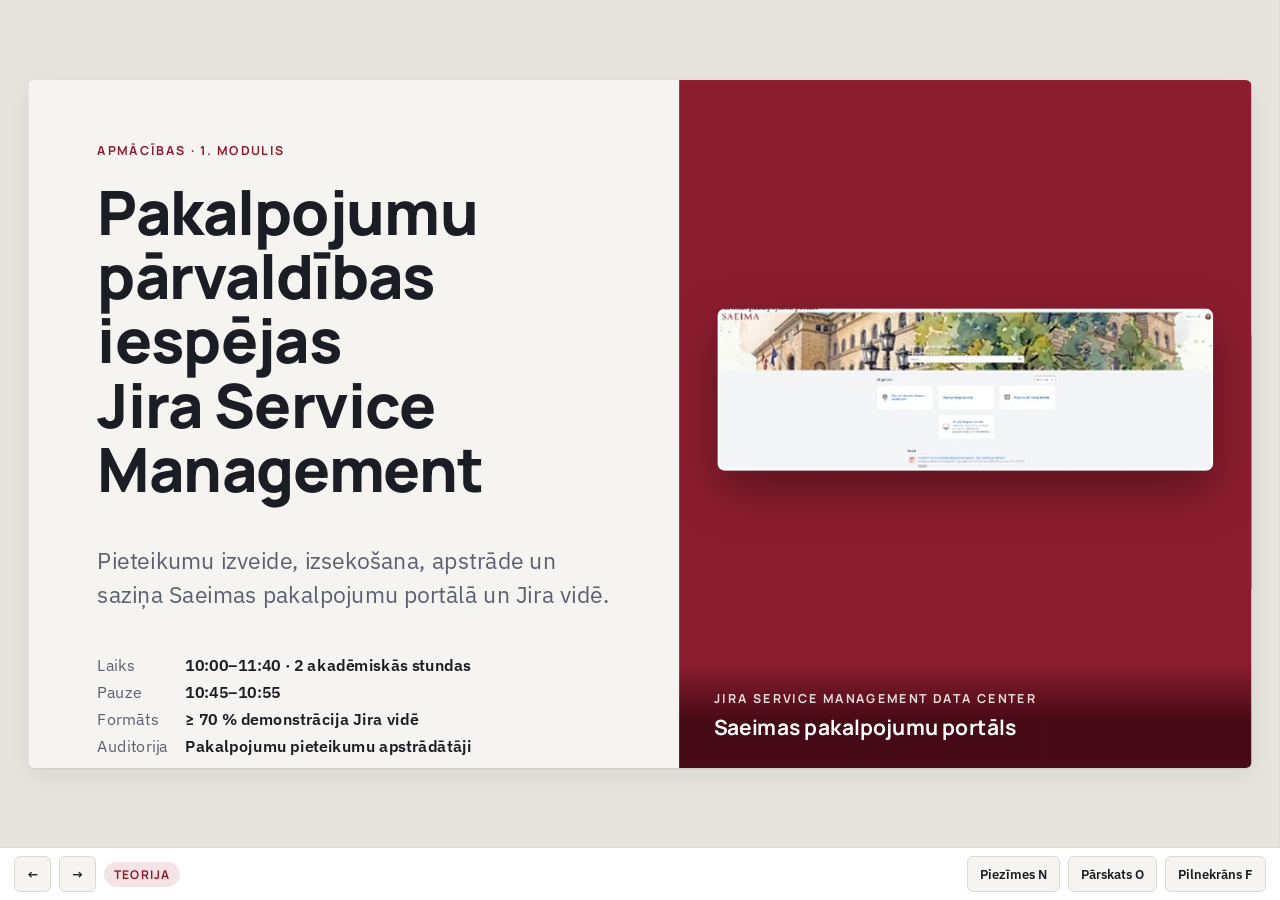
<file: presentations/jira-jsm-modulis-1/index.html>
<!doctype html>
<html lang="lv">
<head>
<meta charset="utf-8">
<meta name="viewport" content="width=device-width,initial-scale=1,viewport-fit=cover">
</head>
<body>
<title>Saeimas Jira apmācība</title>
<link rel="preconnect" href="https://fonts.googleapis.com">
<link rel="preconnect" href="https://fonts.gstatic.com" crossorigin>
<link rel="stylesheet" href="https://fonts.googleapis.com/css2?family=Manrope:wght@500;600;700;800&family=IBM+Plex+Sans:ital,wght@0,400;0,500;0,600;1,400&family=IBM+Plex+Mono:wght@400;500&display=swap">
<style>
/* Layout: 16:9 slaidi (1280×720), mērogoti skatlogā; runātāja piezīmes sānu panelī (N), pārskats (O).
   Identitāte: Saeimas klareta sarkanā + smilšakmens neitrālie + Jira zilā tikai produkta ekrānu maketiem. */
:root{
  --paper:#F5F4F1; --card:#FFFFFF; --ink:#1A1D24; --muted:#5A6070; --line:#DEDAD3;
  --claret:#8C1D2F; --claret-soft:#F4E4E6; --forest:#2E5C45; --forest-soft:#E2EFE7;
  --jira:#0C66E4; --jira-soft:#E9F2FF; --amber:#9A5B00; --amber-soft:#FFF4DC;
  --stage:#E7E4DE; --shadow:0 1px 2px rgb(26 29 36 / .06),0 8px 24px rgb(26 29 36 / .07);
  --f-display:"Manrope",system-ui,-apple-system,"Segoe UI",sans-serif;
  --f-body:"IBM Plex Sans",system-ui,-apple-system,"Segoe UI",sans-serif;
  --f-mono:"IBM Plex Mono",ui-monospace,"SFMono-Regular",Menlo,Consolas,monospace;
}
@media (prefers-color-scheme:dark){:root:not([data-theme="light"]){
  --paper:#15171C; --card:#1D2027; --ink:#ECEAE6; --muted:#A2A7B2; --line:#30343D;
  --claret:#E8788A; --claret-soft:#3A1F25; --forest:#86C7A3; --forest-soft:#1E3329;
  --jira:#6AA6FF; --jira-soft:#1B2A44; --amber:#F2B65A; --amber-soft:#3A2D16;
  --stage:#0E0F13; --shadow:0 1px 2px rgb(0 0 0 / .4),0 8px 24px rgb(0 0 0 / .35); color-scheme:dark}}
:root[data-theme="dark"]{
  --paper:#15171C; --card:#1D2027; --ink:#ECEAE6; --muted:#A2A7B2; --line:#30343D;
  --claret:#E8788A; --claret-soft:#3A1F25; --forest:#86C7A3; --forest-soft:#1E3329;
  --jira:#6AA6FF; --jira-soft:#1B2A44; --amber:#F2B65A; --amber-soft:#3A2D16;
  --stage:#0E0F13; --shadow:0 1px 2px rgb(0 0 0 / .4),0 8px 24px rgb(0 0 0 / .35); color-scheme:dark}

html,body{height:100%}
body{margin:0;background:var(--stage);color:var(--ink);font-family:var(--f-body);overflow:hidden;padding-inline:0}
*{box-sizing:border-box}
#app{position:fixed;inset:0;display:grid;grid-template-columns:1fr auto;grid-template-rows:1fr auto}
#viewport{position:relative;overflow:hidden;min-width:0}
#deck{position:absolute;left:50%;top:50%;width:1280px;height:720px;transform-origin:center center}
.slide{position:absolute;inset:0;background:var(--paper);border-radius:6px;box-shadow:var(--shadow);
  padding:56px 72px 64px;display:none;flex-direction:column;overflow:hidden}
.slide.active{display:flex}
@media (prefers-reduced-motion:no-preference){.slide.active{animation:in .28s ease-out}}
@keyframes in{from{opacity:.4;transform:translateY(6px)}to{opacity:1;transform:none}}
aside.notes{display:none}

/* Typography scale: 64 / 44 / 30 / 22 / 18 / 15 / 13 */
h1,h2,h3{font-family:var(--f-display);margin:0;text-wrap:balance;letter-spacing:-.015em}
h1{font-size:64px;line-height:1.05;font-weight:800}
h2{font-size:44px;line-height:1.1;font-weight:800}
h3{font-size:22px;line-height:1.25;font-weight:700}
p,li{font-size:20px;line-height:1.5}
.lead{font-size:24px;line-height:1.45;color:var(--muted);max-width:60ch}
.eyebrow{font-family:var(--f-display);font-size:13px;font-weight:700;letter-spacing:.14em;text-transform:uppercase;color:var(--claret)}
.small{font-size:15px;line-height:1.45;color:var(--muted)}
.mono{font-family:var(--f-mono)}
.head{display:flex;flex-direction:column;gap:10px;margin-bottom:28px}
.body{flex:1;min-height:0;display:flex;flex-direction:column;gap:20px}
ul.clean{list-style:none;margin:0;padding:0;display:flex;flex-direction:column;gap:12px}
ul.clean li{padding-left:26px;position:relative}
ul.clean li::before{content:"";position:absolute;left:4px;top:.62em;width:8px;height:8px;border-radius:2px;background:var(--claret)}
b,strong{font-weight:600}
.cols{display:grid;gap:28px;grid-template-columns:1fr 1fr;flex:1;min-height:0}
.cols.c3{grid-template-columns:repeat(3,1fr)}
.cols.c64{grid-template-columns:1.5fr 1fr}
.cols.c46{grid-template-columns:1fr 1.4fr}
.cols{align-items:start}
.cols>*{min-width:0}
.nin{display:inline-block;width:20px;height:20px;border-radius:50%;background:var(--claret);color:#fff;font:700 11px/20px var(--f-display);text-align:center;margin-right:6px;vertical-align:middle;flex:none}
.panel{background:var(--card);border:1px solid var(--line);border-radius:10px;padding:22px 24px;display:flex;flex-direction:column;gap:10px}
.panel p,.panel li{font-size:17px}
.tag{display:inline-flex;align-items:center;gap:6px;font-family:var(--f-display);font-size:12px;font-weight:700;letter-spacing:.1em;text-transform:uppercase;padding:4px 10px;border-radius:999px;width:max-content}
.tag.demo{background:var(--forest-soft);color:var(--forest)}
.tag.teorija{background:var(--claret-soft);color:var(--claret)}
.tag.pauze{background:var(--amber-soft);color:var(--amber)}
.kbd{font-family:var(--f-mono);font-size:.85em;background:var(--card);border:1px solid var(--line);border-bottom-width:2px;border-radius:5px;padding:1px 7px}
.ui{font-family:var(--f-body);font-weight:600;color:var(--jira);background:var(--jira-soft);border-radius:4px;padding:0 6px;white-space:nowrap}
.warn{border-left:4px solid var(--amber);background:var(--amber-soft);padding:14px 18px;border-radius:0 8px 8px 0;font-size:17px;line-height:1.45}
.note-src{font-size:12px;color:var(--muted);letter-spacing:.02em}

/* Slide chrome (footer) */
.foot{position:absolute;left:72px;right:72px;bottom:22px;display:flex;align-items:center;gap:14px;font-size:13px;color:var(--muted);font-variant-numeric:tabular-nums}
.foot .sp{flex:1}
.foot .brand{font-family:var(--f-display);font-weight:800;letter-spacing:.18em;color:var(--claret);font-size:12px}

/* Title slide */
.s-title{padding:0;flex-direction:row}
.s-title .left{flex:1.05;padding:64px 64px 56px 72px;display:flex;flex-direction:column;gap:22px}
.s-title .right{flex:1;position:relative;background:var(--claret);overflow:hidden}
.s-title .right{display:flex;flex-direction:column;justify-content:center;padding:48px 40px 120px}
.s-title .right img{display:block;width:100%;height:auto;border-radius:8px;box-shadow:0 20px 50px rgb(0 0 0 / .35);background:#fff}
.s-title .right .ov{position:absolute;inset:auto 0 0 0;padding:28px 36px;color:#fff;background:linear-gradient(transparent,rgb(60 8 18 / .88) 55%)}
.s-title .meta{display:grid;grid-template-columns:auto 1fr;gap:6px 18px;font-size:17px;margin-top:auto}
.s-title .meta dt{color:var(--muted)} .s-title .meta dd{margin:0;font-weight:600}

/* Section slides */
.s-section{justify-content:center;gap:22px;background:var(--ink);color:var(--paper)}
.s-section .num{font-family:var(--f-display);font-weight:800;font-size:150px;line-height:.9;color:var(--claret);letter-spacing:-.04em}
.s-section h2{font-size:56px;color:var(--paper)}
.s-section .lead{color:color-mix(in srgb,var(--paper) 72%,transparent)}
.s-section .foot{color:color-mix(in srgb,var(--paper) 60%,transparent)}
.s-section .demo-plan{display:flex;gap:10px;flex-wrap:wrap;margin-top:8px}
.s-section .demo-plan span{border:1px solid color-mix(in srgb,var(--paper) 30%,transparent);border-radius:999px;padding:6px 14px;font-size:16px}

/* Agenda */
.agenda{display:grid;grid-template-columns:96px 1fr 120px 70px;gap:0;font-variant-numeric:tabular-nums}
.agenda>div{padding:9px 0;border-bottom:1px solid var(--line);font-size:17px;display:flex;align-items:center}
.agenda .t{font-family:var(--f-mono);font-size:15px;color:var(--muted)}
.agenda .m{justify-content:flex-end;color:var(--muted);font-family:var(--f-mono);font-size:14px}
.agenda .brk{color:var(--amber);font-weight:600}
.ratio{display:flex;height:14px;border-radius:7px;overflow:hidden;margin-top:6px}
.ratio i{display:block}

/* Screenshot frame */
.shot{background:var(--card);border:1px solid var(--line);border-radius:10px;overflow:hidden;display:flex;flex-direction:column;min-height:0}
.shot .bar{display:flex;align-items:center;gap:6px;padding:8px 12px;border-bottom:1px solid var(--line);font-size:12px;color:var(--muted);font-family:var(--f-mono)}
.shot .bar i{width:9px;height:9px;border-radius:50%;background:var(--line)}
.shot .bar span{margin-left:8px;overflow:hidden;text-overflow:ellipsis;white-space:nowrap}
.shot img{display:block;width:100%;height:auto;max-height:400px;object-fit:contain;background:#fff;min-height:0}
.shot figcaption{padding:8px 12px;font-size:12px;color:var(--muted);border-top:1px solid var(--line)}

/* Jira mockups (stylised, tokens) */
.jm{background:var(--card);border:1px solid var(--line);border-radius:10px;overflow:hidden;font-size:14px;display:flex;flex-direction:column;min-height:0}
.jm .top{background:var(--jira);color:#fff;display:flex;gap:18px;align-items:center;padding:9px 14px;font-weight:600;font-size:13px}
.jm .top .sp{flex:1}
.jm .top .btn{background:rgb(255 255 255 / .2);padding:3px 10px;border-radius:4px}
.jm .wrap{display:flex;flex:1;min-height:0}
.jm .side{width:190px;border-right:1px solid var(--line);padding:12px 10px;display:flex;flex-direction:column;gap:3px;font-size:13px}
.jm .side .h{font-weight:700;font-size:11px;letter-spacing:.08em;text-transform:uppercase;color:var(--muted);padding:8px 8px 4px}
.jm .side a{padding:6px 8px;border-radius:5px;color:var(--ink);text-decoration:none;display:flex;justify-content:space-between}
.jm .side a.on{background:var(--jira-soft);color:var(--jira);font-weight:600}
.jm .main{flex:1;padding:14px 16px;min-width:0;display:flex;flex-direction:column;gap:10px}
.jm table{border-collapse:collapse;width:100%;font-size:13px}
.jm th{text-align:left;font-weight:600;color:var(--muted);font-size:11px;letter-spacing:.06em;text-transform:uppercase;padding:6px 8px;border-bottom:2px solid var(--line)}
.jm td{padding:7px 8px;border-bottom:1px solid var(--line);white-space:nowrap;overflow:hidden;text-overflow:ellipsis;max-width:260px}
.jm .key{color:var(--jira);font-weight:600;font-family:var(--f-mono);font-size:12px}
.lz{display:inline-block;font-size:11px;font-weight:700;text-transform:uppercase;letter-spacing:.04em;padding:2px 7px;border-radius:3px;background:var(--line);color:var(--ink)}
.lz.b{background:var(--jira-soft);color:var(--jira)} .lz.g{background:var(--forest-soft);color:var(--forest)} .lz.a{background:var(--amber-soft);color:var(--amber)}
.sla{font-family:var(--f-mono);font-size:12px} .sla.bad{color:var(--claret);font-weight:600}
.callout{position:absolute;width:26px;height:26px;border-radius:50%;background:var(--claret);color:#fff;font:700 13px/26px var(--f-display);text-align:center;box-shadow:0 0 0 3px var(--paper)}
.legend{display:flex;flex-direction:column;gap:10px}
.legend div{display:grid;grid-template-columns:26px 1fr;gap:12px;align-items:start;font-size:16px;line-height:1.4}
.legend b.n{width:26px;height:26px;border-radius:50%;background:var(--claret);color:#fff;font:700 13px/26px var(--f-display);text-align:center}

/* Flow / lifecycle */
.flow{display:flex;align-items:stretch;gap:0}
.flow .st{flex:1;background:var(--card);border:1px solid var(--line);border-radius:10px;padding:16px;display:flex;flex-direction:column;gap:6px;position:relative}
.flow .st h3{font-size:18px}
.flow .st p{font-size:14px;color:var(--muted);line-height:1.4;margin:0}
.flow .ar{width:34px;display:grid;place-items:center;color:var(--muted);font-size:22px;flex:none}
.flow .st.end{border-color:var(--forest);background:var(--forest-soft)}

/* Comment tabs mockup */
.ctabs{display:flex;gap:0;border-bottom:1px solid var(--line)}
.ctabs span{padding:8px 14px;font-weight:600;font-size:14px;color:var(--muted);border-bottom:3px solid transparent}
.ctabs .nin{padding:0;border:0;color:#fff}
.ctabs span.on-ext{color:var(--jira);border-color:var(--jira)}
.ctabs span.on-int{color:var(--amber);border-color:var(--amber)}
.cbox{border:1px solid var(--line);border-radius:6px;padding:12px;min-height:84px;font-size:15px;line-height:1.45}
.cbox.int{background:var(--amber-soft);border-color:color-mix(in srgb,var(--amber) 40%,transparent)}

/* Code / JQL */
pre.jql{margin:0;background:var(--ink);color:var(--paper);border-radius:8px;padding:14px 16px;font:500 15px/1.5 var(--f-mono);white-space:pre-wrap;overflow-x:auto}
pre.jql .c{color:color-mix(in srgb,var(--paper) 55%,transparent)}
pre.jql .k{color:#9CC3FF}
.jqlrow{display:grid;grid-template-columns:1fr 1.25fr;gap:14px;align-items:center}
.jqlrow p{font-size:16px;margin:0}

/* Dashboard mockup */
.dash{display:grid;grid-template-columns:1fr 1fr 1fr;gap:10px;flex:1;min-height:0}
.gad{background:var(--card);border:1px solid var(--line);border-radius:8px;padding:10px 12px;display:flex;flex-direction:column;gap:8px;min-height:0;overflow:hidden}
.gad .gh{font-weight:700;font-size:13px;display:flex;justify-content:space-between}
.gad .gh small{color:var(--muted);font-weight:500}
.bars{display:flex;flex-direction:column;gap:6px;font-size:12px}
.bars div{display:grid;grid-template-columns:90px 1fr 26px;gap:8px;align-items:center}
.bars i{height:10px;border-radius:3px;background:var(--jira);display:block}
.bars span:last-child{text-align:right;font-variant-numeric:tabular-nums}

/* Big quote / Q&A */
.qa{display:flex;flex-direction:column;justify-content:center;gap:26px;flex:1}
.check{display:grid;grid-template-columns:repeat(2,1fr);gap:14px 28px}
.check div{display:flex;gap:12px;font-size:19px;line-height:1.4;align-items:flex-start}
.check svg{flex:none;margin-top:3px}

/* Pause */
.s-pause{background:var(--amber-soft);justify-content:center;align-items:flex-start;gap:18px}
.s-pause .clock{font-family:var(--f-display);font-weight:800;font-size:150px;line-height:1;color:var(--amber);font-variant-numeric:tabular-nums;letter-spacing:-.03em}

/* Presenter chrome */
#notes{width:0;overflow:hidden;background:var(--card);border-left:1px solid var(--line);transition:width .2s ease}
#app.show-notes #notes{width:min(440px,38vw)}
#notes .in{width:min(440px,38vw);height:100%;overflow-y:auto;padding:18px 20px 40px;display:flex;flex-direction:column;gap:12px}
#notes h4{margin:0;font-family:var(--f-display);font-size:13px;letter-spacing:.12em;text-transform:uppercase;color:var(--claret)}
#notes .nt{font-size:15px;line-height:1.55}
#notes .nt p,#notes .nt li{font-size:15px;line-height:1.55;margin:0 0 8px}
#notes .nt ul,#notes .nt ol{margin:0 0 8px;padding-left:20px}
#notes .nt .say{border-left:3px solid var(--claret);padding-left:10px}
#notes .nt .do{border-left:3px solid var(--forest);padding-left:10px}
#notes .nt .ex{border-left:3px solid var(--jira);padding-left:10px}
#notes .nt b.lb{display:block;font-family:var(--f-display);font-size:12px;letter-spacing:.1em;text-transform:uppercase;color:var(--muted);margin-bottom:4px}
#notes .next{font-size:13px;color:var(--muted);border-top:1px solid var(--line);padding-top:10px}
#bar{grid-column:1 / -1;display:flex;align-items:center;gap:8px;padding:8px 14px;padding-bottom:calc(8px + env(safe-area-inset-bottom,0px));background:var(--card);border-top:1px solid var(--line);font-size:13px;color:var(--muted);font-variant-numeric:tabular-nums;flex-wrap:wrap}
#bar button{font:600 13px var(--f-body);color:var(--ink);background:var(--paper);border:1px solid var(--line);border-radius:6px;padding:7px 12px;cursor:pointer;min-height:36px}
#bar button:hover{border-color:var(--muted)}
#bar button:focus-visible,.ov-item:focus-visible{outline:3px solid var(--jira);outline-offset:2px}
#bar button[aria-pressed="true"]{background:var(--ink);color:var(--paper);border-color:var(--ink)}
#bar .sp{flex:1}
#pos{font-family:var(--f-mono)}
#sched{font-family:var(--f-mono)}
#sched.late{color:var(--claret);font-weight:600} #sched.ok{color:var(--forest)}
#overview{position:absolute;inset:0;background:var(--stage);overflow-y:auto;padding:24px;display:none;grid-template-columns:repeat(auto-fill,minmax(220px,1fr));gap:14px;align-content:start;z-index:5}
#app.show-ov #overview{display:grid}
.ov-item{background:var(--card);border:1px solid var(--line);border-radius:8px;padding:12px;cursor:pointer;display:flex;flex-direction:column;gap:6px;text-align:left;font:inherit;color:inherit}
.ov-item.cur{border-color:var(--claret);box-shadow:0 0 0 2px var(--claret)}
.ov-item b{font-family:var(--f-display);font-size:15px;line-height:1.3}
.ov-item small{color:var(--muted);font-family:var(--f-mono);font-size:12px}
@media (max-width:700px){#bar .hide-s{display:none} #app.show-notes #notes{position:absolute;inset:0 0 52px 0;width:auto;z-index:6} #notes .in{width:auto}}

@media print{
  body{overflow:visible;background:#fff}
  #app{position:static;display:block}
  #bar,#notes,#overview{display:none!important}
  #viewport{overflow:visible}
  #deck{position:static;transform:none!important;width:1280px;height:auto}
  .slide{display:flex!important;position:relative;width:1280px;height:720px;page-break-after:always;break-after:page;box-shadow:none;border-radius:0;animation:none!important}
  @page{size:1280px 720px;margin:0}
}
</style>

<div id="app">
<div id="viewport">
<div id="deck">

<!-- ============ 1. TITULS ============ -->
<section class="slide s-title" data-time="10:00" data-kind="teorija" data-title="Titulslaids">
  <div class="left">
    <span class="eyebrow">Apmācības · 1. modulis</span>
    <h1>Pakalpojumu pārvaldības iespējas Jira Service Management</h1>
    <p class="lead">Pieteikumu izveide, izsekošana, apstrāde un saziņa Saeimas pakalpojumu portālā un Jira vidē.</p>
    <dl class="meta">
      <dt>Laiks</dt><dd>10:00–11:40 · 2 akadēmiskās stundas</dd>
      <dt>Pauze</dt><dd>10:45–10:55</dd>
      <dt>Formāts</dt><dd>≥ 70 % demonstrācija Jira vidē</dd>
      <dt>Auditorija</dt><dd>Pakalpojumu pieteikumu apstrādātāji</dd>
    </dl>
  </div>
  <div class="right">
    <img src="[data-uri]" alt="Saeimas pakalpojumu portāla galvene ar Saeimas nama ilustrāciju">
    <div class="ov"><div class="eyebrow" style="color:#fff;opacity:.85">Jira Service Management Data Center</div><div style="font:700 22px var(--f-display);margin-top:6px">Saeimas pakalpojumu portāls</div></div>
  </div>
  <aside class="notes">
    <div class="say"><b class="lb">Saki (1 min)</b><p>Labrīt! Šodien 90 minūtes strādāsim tieši Jira vidē. Lielāko daļu laika es rādīšu ekrānā, jūs sekojat līdzi. Teorijas būs maz, tikai tik, cik vajag, lai saprastu, kāpēc sistēma uzvedas tā, kā uzvedas.</p></div>
    <div class="say"><b class="lb">Iepazīšanās (2 min)</b><p>Ātra roku pacelšana: kurš jau ir iesniedzis pieteikumu portālā? Kurš ir apstrādājis pieteikumu Jira? Tas palīdz saprast, cik ātri iet cauri pamatiem.</p></div>
    <div class="do"><b class="lb">Sagatavo pirms sākuma</b><ul><li>Pārlūkā atvērtas 2 cilnes: <b>Klientu portāls</b> (klienta lietotājs) un <b>Jira</b> (aģenta lietotājs). Ideāli: divi dažādi pārlūki vai viens inkognito režīmā.</li><li>Testa projektā sagatavoti 5–8 pieteikumi dažādos statusos (skat. DEMO-SCENARIJS.md).</li><li>Ekrāna mērogs 125–150 %, lai zālē var izlasīt.</li></ul></div>
  </aside>
</section>

<!-- ============ 2. DIENAS PLĀNS ============ -->
<section class="slide" data-time="10:01" data-kind="teorija" data-title="Dienas plāns">
  <div class="head"><span class="eyebrow">Dienas plāns</span><h2>90 minūtes darba + 10 minūtes pauze</h2></div>
  <div class="cols c64">
    <div class="agenda">
      <div class="t">10:00</div><div>Ievads un mērķi</div><div><span class="tag teorija">Teorija</span></div><div class="m">4′</div>
      <div class="t">10:04</div><div>1.2.1 Jira Service Management pamatprincipi</div><div><span class="tag teorija">Teorija</span></div><div class="m">8′</div>
      <div class="t">10:12</div><div>1.2.2 Darbs ar Project</div><div><span class="tag demo">Demo</span></div><div class="m">8′</div>
      <div class="t">10:20</div><div>1.2.3 Pieteikuma izveide un iesniegšana</div><div><span class="tag demo">Demo</span></div><div class="m">15′</div>
      <div class="t">10:35</div><div>1.2.4 Darbs ar iesniegtiem pieteikumiem</div><div><span class="tag demo">Demo</span></div><div class="m">10′</div>
      <div class="t brk">10:45</div><div class="brk">Pauze</div><div><span class="tag pauze">Pauze</span></div><div class="m">10′</div>
      <div class="t">10:55</div><div>1.2.5 Darbs apstrādātāja lomā</div><div><span class="tag demo">Demo</span></div><div class="m">15′</div>
      <div class="t">11:10</div><div>1.2.6 Saziņa un sadarbība</div><div><span class="tag demo">Demo</span></div><div class="m">10′</div>
      <div class="t">11:20</div><div>1.2.7 Pārskati, filtri un dashboard</div><div><span class="tag demo">Demo</span></div><div class="m">13′</div>
      <div class="t">11:33</div><div>Kopsavilkums, jautājumi un atbildes</div><div><span class="tag teorija">Q&amp;A</span></div><div class="m">7′</div>
    </div>
    <div class="panel" style="justify-content:center">
      <span class="eyebrow">Laika sadalījums</span>
      <div style="font:800 56px/1 var(--f-display);color:var(--forest)">71′ <span style="font-size:22px;color:var(--muted);font-weight:600">demo · 79 %</span></div>
      <div style="font:800 34px/1 var(--f-display);color:var(--claret)">19′ <span style="font-size:18px;color:var(--muted);font-weight:600">teorija + Q&amp;A · 21 %</span></div>
      <div class="ratio" role="img" aria-label="79 procenti demonstrācija, 21 procents teorija"><i style="width:79%;background:var(--forest)"></i><i style="width:21%;background:var(--claret)"></i></div>
      <p class="small">Prasība: demonstrācija ≥ 70 %, teorija ≤ 30 %. Rezerve: 9 procentpunkti, ja jautājumi ievelkas.</p>
    </div>
  </div>
  <aside class="notes">
    <div class="say"><b class="lb">Saki (1 min)</b><p>Plāns ir sadalīts divās daļās pa 45 minūtēm. Pirmajā daļā skatāmies no <b>klienta</b> puses: kur atrast projektu, kā iesniegt, kā sekot. Otrajā daļā no <b>apstrādātāja</b> puses: rindas, piešķiršana, statusi, saziņa, filtri un dashboard.</p><p>Jautājumus droši uzdodiet uzreiz, bet garākus atstāsim beigām (11:33).</p></div>
    <div class="do"><b class="lb">Laiks</b><p>Katra slaida plānotais sākums ir redzams piezīmju augšā. Ja esi > 3 min aizkavējies, saīsini 1.2.4 (portāla daļu var rādīt ātrāk, jo to redzēja 1.2.3).</p></div>
  </aside>
</section>

<!-- ============ 3. MĒRĶIS ============ -->
<section class="slide" data-time="10:02" data-kind="teorija" data-title="Moduļa mērķis">
  <div class="head"><span class="eyebrow">1.1 Moduļa mērķis</span><h2>Pēc šīm 90 minūtēm jūs protat</h2></div>
  <div class="check">
    <div><svg width="22" height="22" viewBox="0 0 24 24" fill="none" aria-hidden="true"><circle cx="12" cy="12" r="11" fill="var(--forest-soft)"/><path d="M7 12.5l3.2 3.2L17 9" stroke="var(--forest)" stroke-width="2.4" stroke-linecap="round" stroke-linejoin="round"/></svg><span><b>Atrast savu Project</b>: IKT pakalpojumu atbalsts, Saimnieciskā nodrošinājuma pakalpojumi u. c.</span></div>
    <div><svg width="22" height="22" viewBox="0 0 24 24" fill="none" aria-hidden="true"><circle cx="12" cy="12" r="11" fill="var(--forest-soft)"/><path d="M7 12.5l3.2 3.2L17 9" stroke="var(--forest)" stroke-width="2.4" stroke-linecap="round" stroke-linejoin="round"/></svg><span><b>Izvēlēties pareizo pieteikuma tipu</b> konkrētai darba situācijai.</span></div>
    <div><svg width="22" height="22" viewBox="0 0 24 24" fill="none" aria-hidden="true"><circle cx="12" cy="12" r="11" fill="var(--forest-soft)"/><path d="M7 12.5l3.2 3.2L17 9" stroke="var(--forest)" stroke-width="2.4" stroke-linecap="round" stroke-linejoin="round"/></svg><span><b>Iesniegt, papildināt un izsekot</b> pieteikumu portālā un Jira.</span></div>
    <div><svg width="22" height="22" viewBox="0 0 24 24" fill="none" aria-hidden="true"><circle cx="12" cy="12" r="11" fill="var(--forest-soft)"/><path d="M7 12.5l3.2 3.2L17 9" stroke="var(--forest)" stroke-width="2.4" stroke-linecap="round" stroke-linejoin="round"/></svg><span><b>Apstrādāt pieteikumu</b>: piešķirt, mainīt statusu, atrisināt.</span></div>
    <div><svg width="22" height="22" viewBox="0 0 24 24" fill="none" aria-hidden="true"><circle cx="12" cy="12" r="11" fill="var(--forest-soft)"/><path d="M7 12.5l3.2 3.2L17 9" stroke="var(--forest)" stroke-width="2.4" stroke-linecap="round" stroke-linejoin="round"/></svg><span><b>Sazināties</b>: komentāri klientam, iekšējās piezīmes, @pieminēšana, pielikumi.</span></div>
    <div><svg width="22" height="22" viewBox="0 0 24 24" fill="none" aria-hidden="true"><circle cx="12" cy="12" r="11" fill="var(--forest-soft)"/><path d="M7 12.5l3.2 3.2L17 9" stroke="var(--forest)" stroke-width="2.4" stroke-linecap="round" stroke-linejoin="round"/></svg><span><b>Pārraudzīt</b> ar filtriem, pārskatiem un savu dashboard.</span></div>
  </div>
  <div class="warn" style="margin-top:auto">Ārpus šī moduļa: sistēmas administrēšana (darbplūsmu, lauku, SLA un atļauju konfigurēšana).</div>
  <aside class="notes">
    <div class="say"><b class="lb">Saki (1 min)</b><p>Šie seši punkti ir mūsu “pieņemšanas kritēriji”. Beigās (11:33) atgriezīsimies pie šī saraksta un pārbaudīsim, vai katru punktu esam redzējuši.</p><p>Ja jums vajag mainīt formu laukus, statusus vai tiesības, tas ir administratora darbs un šodien to neaplūkojam. Jūs uzzināsiet, <b>kam</b> to pieprasīt.</p></div>
  </aside>
</section>

<!-- ============ 4. SEKCIJA 1.2.1 ============ -->
<section class="slide s-section" data-time="10:04" data-kind="teorija" data-title="1.2.1 Pamatprincipi">
  <div class="num">1.2.1</div>
  <h2>Jira Service Management pamatprincipi</h2>
  <p class="lead">Divas puses vienai sistēmai, lomas, Project, pieteikumu tipi un dzīves cikls.</p>
  <span class="tag teorija">Teorija · 8 min</span>
  <aside class="notes"><div class="say"><b class="lb">Pāreja</b><p>Pirms ejam sistēmā, 8 minūtes par to, kā tā ir uzbūvēta. Tas atbild uz 80 % no jautājumiem “kāpēc es to neredzu?”.</p></div></aside>
</section>

<!-- ============ 5. DIVAS PUSES ============ -->
<section class="slide" data-time="10:05" data-kind="teorija" data-title="Divas puses: portāls un Jira">
  <div class="head"><span class="eyebrow">1.2.1 Pamatprincipi</span><h2>Viens pieteikums, divi skati</h2></div>
  <div class="cols" style="grid-template-columns:1fr 90px 1fr;gap:0">
    <div class="panel">
      <span class="tag teorija">Klients</span>
      <h3>Klientu portāls</h3>
      <p class="small mono">…/servicedesk/customer/portals</p>
      <ul class="clean"><li>Izvēlas pakalpojumu un aizpilda formu</li><li>Redz savu pieteikumu statusu</li><li>Atbild uz jautājumiem, pievieno pielikumus</li><li><b>Neredz</b> iekšējos komentārus un apstrādes laukus</li></ul>
    </div>
    <div style="display:grid;place-items:center">
      <svg width="70" height="120" viewBox="0 0 70 120" aria-hidden="true"><path d="M6 40h52" stroke="var(--muted)" stroke-width="2"/><path d="M50 32l10 8-10 8" fill="none" stroke="var(--muted)" stroke-width="2"/><path d="M64 80H12" stroke="var(--muted)" stroke-width="2"/><path d="M20 72l-10 8 10 8" fill="none" stroke="var(--muted)" stroke-width="2"/></svg>
    </div>
    <div class="panel" style="border-color:var(--jira)">
      <span class="tag" style="background:var(--jira-soft);color:var(--jira)">Aģents / apstrādātājs</span>
      <h3>Jira (aģenta skats)</h3>
      <p class="small mono">…/projects/&lt;KEY&gt;/queues</p>
      <ul class="clean"><li>Rindas (queues), piešķiršana, statusi</li><li>Atbilde klientam <b>vai</b> iekšējā piezīme</li><li>SLA laiki, filtri, pārskati, dashboard</li><li>Var izveidot pieteikumu klienta vārdā</li></ul>
    </div>
  </div>
  <aside class="notes">
    <div class="say"><b class="lb">Saki (2 min)</b><p>Svarīgākā doma visai dienai: <b>tas pats pieteikums</b> izskatās citādi atkarībā no tā, kurš skatās. Klients portālā redz vienkāršu skatu: savu tekstu, statusu un publiskos komentārus. Aģents Jira redz visu: iekšējās piezīmes, SLA, vēsturi, saistītos pieteikumus.</p><p>Tāpēc, rakstot komentāru, vienmēr jāpadomā: <b>vai to drīkst lasīt klients?</b></p></div>
    <div class="do"><b class="lb">Rādi (30 s)</b><p>Ātri parādi abas cilnes blakus: portāla sākumlapu un projekta rindu Jira. Neko vēl nespied.</p></div>
    <div class="ex"><b class="lb">Piemērs</b><p>Kolēģis no komisijas biroja portālā raksta “nestrādā printeris”. IKT speciālists Jira redz to pašu pieteikumu, iekšēji atzīmē “jāpasūta toneris, piegādātājs X”, bet klientam atbild “toneris pasūtīts, nomaiņa līdz ceturtdienai”.</p></div>
  </aside>
</section>

<!-- ============ 6. LOMAS ============ -->
<section class="slide" data-time="10:07" data-kind="teorija" data-title="Lietotāju lomas">
  <div class="head"><span class="eyebrow">1.2.1 Pamatprincipi</span><h2>Kurš ko var izdarīt</h2></div>
  <div class="cols c3" style="grid-template-columns:repeat(4,1fr);gap:16px">
    <div class="panel"><span class="tag teorija">Klients</span><h3>Customer</h3><p>Iesniedz un seko saviem pieteikumiem portālā. Atbild uz jautājumiem.</p><p class="small">Piem.: jebkurš Saeimas darbinieks</p></div>
    <div class="panel" style="border-color:var(--jira)"><span class="tag" style="background:var(--jira-soft);color:var(--jira)">Šodienas fokuss</span><h3>Agent</h3><p>Apstrādā pieteikumus: piešķir, maina statusu, atbild klientam, raksta iekšējas piezīmes.</p><p class="small">Piem.: IKT atbalsta speciālists, saimniecības dienesta darbinieks</p></div>
    <div class="panel"><span class="tag teorija">Sadarbība</span><h3>Collaborator</h3><p>Jira lietotājs bez aģenta lomas. Var skatīt pieteikumu un rakstīt <b>iekšējos</b> komentārus.</p><p class="small">Piem.: struktūrvienības vadītājs, kas jāiesaista saskaņošanā</p></div>
    <div class="panel"><span class="tag teorija">Dalībnieks</span><h3>Request participant</h3><p>Klients, ar kuru pieteikums ir “kopīgots” (Share). Saņem paziņojumus, var komentēt.</p><p class="small">Piem.: kolēģis, kura darba vieta arī tiek pārvietota</p></div>
  </div>
  <p class="small">Project administrator un Jira administrator konfigurē projektu. Tas nav šī moduļa tvērumā. Lomu nosaukumi Jira saskarnē ir angliski.</p>
  <aside class="notes">
    <div class="say"><b class="lb">Saki (2 min)</b><p>Jūs šodien esat <b>aģenti</b>. Bet bieži esat arī klienti: pats sev pieteicat jaunu datoru. Tāpēc rādīsim abas puses.</p><p><b>Collaborator</b> ir noderīgs, ja kādam jāredz pieteikums un jāpasaka viedoklis, bet viņš neapstrādā pieteikumus. Klients viņa komentārus neredz.</p><p><b>Request participant</b> ir “kopija”. Klients var pievienot kolēģi, un tas redzēs pieteikumu savā portālā sadaļā “Requests”.</p></div>
    <div class="ex"><b class="lb">Jautājums zālei</b><p>“Kurš no jums apstrādā tikai IKT pieteikumus? Kurš arī saimnieciskos?” Tas norāda, kuras rindas viņi redzēs.</p></div>
  </aside>
</section>

<!-- ============ 7. PROJECT → REQUEST TYPE ============ -->
<section class="slide" data-time="10:09" data-kind="teorija" data-title="Project un pieteikumu tipi">
  <div class="head"><span class="eyebrow">1.2.1 Pamatprincipi</span><h2>No portāla līdz formas laukam</h2></div>
  <div class="flow">
    <div class="st"><span class="eyebrow">Līmenis 1</span><h3>Portāls</h3><p>Saeimas pakalpojumu portāls: viena ieeja visiem pakalpojumiem.</p></div>
    <div class="ar">→</div>
    <div class="st"><span class="eyebrow">Līmenis 2</span><h3>Project (servisa projekts)</h3><p>IKT pakalpojumu atbalsts · Saimnieciskā nodrošinājuma pakalpojumi · …<br>Katram sava atslēga, piem. <span class="mono">IKT-123</span>.</p></div>
    <div class="ar">→</div>
    <div class="st"><span class="eyebrow">Līmenis 3</span><h3>Pieteikuma tips</h3><p>Request type: “Datortehnikas darbības traucējumi”, “Darba vietas pārvietošana”.</p></div>
    <div class="ar">→</div>
    <div class="st end"><span class="eyebrow" style="color:var(--forest)">Līmenis 4</span><h3>Forma un plūsma</h3><p>Katram tipam savi obligātie lauki un savs apstrādes ceļš (workflow).</p></div>
  </div>
  <div class="cols" style="margin-top:6px">
    <div class="panel"><h3>Request type ≠ Issue type</h3><p><b>Request type</b> ir tas, ko klients izvēlas portālā (cilvēku valodā). <b>Issue type</b> ir tehniskais Jira tips aiz tā, piem. Incident, Service request. Vairāki pieteikuma tipi var izmantot vienu Issue type.</p></div>
    <div class="panel"><h3>Kāpēc tas svarīgi</h3><p>No tipa ir atkarīgs: kura komanda saņem, kādi lauki jāaizpilda, kāds SLA termiņš un kāda darbplūsma. <b>Nepareizs tips = pieteikums nonāk nepareizā rindā.</b></p></div>
  </div>
  <aside class="notes">
    <div class="say"><b class="lb">Saki (2 min)</b><p>Iedomājieties četrus stāvus. Portāls ir ieeja. Project ir nodaļa, kas atbild par pakalpojumu grupu. Pieteikuma tips ir konkrēts pakalpojums. Forma ir tas, ko klients aizpilda.</p><p>Pieteikuma atslēga (piem. IKT-123) sastāv no projekta atslēgas un kārtas numura. Pēc tās vienmēr var atrast pieteikumu, gan zvanot, gan meklējot.</p></div>
    <div class="do"><b class="lb">Pārbaudi pirms apmācības</b><p>Precīzas projektu atslēgas (IKT? SAIM?) jūsu vidē. Šajā prezentācijā tās ir piemēri.</p></div>
  </aside>
</section>

<!-- ============ 8. DZĪVES CIKLS ============ -->
<section class="slide" data-time="10:11" data-kind="teorija" data-title="Pieteikuma dzīves cikls">
  <div class="head"><span class="eyebrow">1.2.1 Pamatprincipi</span><h2>Pieteikuma dzīves cikls</h2></div>
  <div class="cols c64">
    <div style="display:flex;flex-direction:column;gap:18px">
      <div class="flow">
        <div class="st"><span class="lz">Reģistrēts</span><p>Klients iesniedz. Nonāk rindā “nepiešķirtie”.</p></div><div class="ar">→</div>
        <div class="st"><span class="lz b">Darbā</span><p>Aģents piešķir sev un sāk darbu.</p></div><div class="ar">→</div>
        <div class="st"><span class="lz a">Gaida klientu</span><p>Vajag papildu info. SLA pulkstenis parasti apstājas.</p></div><div class="ar">→</div>
        <div class="st end"><span class="lz g">Atrisināts</span><p>Rezultāts paziņots klientam. Tiek aizpildīts Resolution.</p></div>
      </div>
      <div class="panel"><p style="margin:0"><b>Statuss</b> parāda, kur pieteikums ir tagad. <b>Pāreja</b> (transition) ir poga, ar kuru to pārvieto tālāk. Pieejamās pogas ir atkarīgas no esošā statusa un jūsu lomas.</p></div>
      <p class="small">Statusu nosaukumi ir ilustratīvi. Precīzos nosaukumus redzēsiet savā projektā, un tie var atšķirties starp IKT un Saimnieciskā nodrošinājuma projektu.</p>
    </div>
    <figure class="shot" style="margin:0"><div class="bar"><i></i><i></i><i></i><span>Darbplūsma no Saeimas JIRA dokumentācijas</span></div><img src="[data-uri]" alt="Saeimas JIRA IKT incidenta darbplūsmas shēma ar statusiem un pārejas pogām"><figcaption>Avots: dokuments “JIRA pakalpojumu portāls”, sadaļa “Plūsma”</figcaption></figure>
  </div>
  <aside class="notes">
    <div class="say"><b class="lb">Saki (2 min)</b><p>Katram pieteikumam ir dzīves cikls. Labajā pusē ir mūsu IKT incidentu plūsma no dokumentācijas: sākuma punkts, reģistrēšana, darbs, atrisināšana. Apakšā redzat pogu sarakstu, kas aģentam parādās pie pieteikuma.</p><p>Divas lietas, ko atcerēties: (1) <b>“Gaida klientu”</b> nozīmē, ka bumba ir klienta pusē. Kad klients atbild portālā, pieteikums parasti automātiski atgriežas pie jums. (2) <b>Atrisināts ≠ aizvērts.</b> Klientam bieži ir laiks iebilst vai atkārtoti atvērt.</p></div>
    <div class="do"><b class="lb">Pārbaudi pirms apmācības</b><p>Atver projektā jebkuru pieteikumu un pieraksti precīzos statusu un pogu nosaukumus. Ja vēlies, aizstāj slaidā lz-zīmītes ar tiem.</p></div>
  </aside>
</section>

<!-- ============ 9. SEKCIJA 1.2.2 ============ -->
<section class="slide s-section" data-time="10:12" data-kind="demo" data-title="1.2.2 Darbs ar Project">
  <div class="num">1.2.2</div>
  <h2>Darbs ar Project</h2>
  <p class="lead">Kur atrast savus projektus, kādi pieteikumu tipi tajos ir un kā izvēlēties pareizo.</p>
  <div class="demo-plan"><span>Portāla sākumlapa</span><span>Meklēšana portālā</span><span>Jira → Projects</span><span>Project sidebar</span></div>
  <span class="tag demo">Demo · 8 min</span>
  <aside class="notes"><div class="do"><b class="lb">Pārslēdzies uz Jira</b><p>No šī brīža prezentāciju samazini. Atgriezies tikai uz kopsavilkuma slaidiem.</p></div></aside>
</section>

<!-- ============ 10. PORTĀLA SĀKUMLAPA ============ -->
<section class="slide" data-time="10:13" data-kind="demo" data-title="Portāla sākumlapa">
  <div class="head"><span class="eyebrow">1.2.2 Darbs ar Project · Klienta skats</span><h2>Saeimas pakalpojumu portāls</h2></div>
  <div class="cols c64">
    <figure class="shot" style="margin:0"><div class="bar"><i></i><i></i><i></i><span>…/servicedesk/customer/portals</span></div><img src="[data-uri]" alt="Saeimas pakalpojumu portāla sākumlapa ar meklēšanas lauku un pakalpojumu kartītēm"><figcaption>Avots: Saeimas JIRA dokumentācija</figcaption></figure>
    <div class="legend">
      <div><b class="n">1</b><span><b>Meklēšana</b> galvenes vidū. Ieraksti “printeris” vai “pārvietošana”, un portāls piedāvā atbilstošo pieteikuma tipu no visiem projektiem.</span></div>
      <div><b class="n">2</b><span><b>Pakalpojumu kartītes</b>: katra kartīte ir viens Project, piem. Saimnieciskā nodrošinājuma pakalpojumi, IKT pakalpojumu atbalsts.</span></div>
      <div><b class="n">3</b><span><b>Requests</b> augšējā labajā stūrī: “My requests” ar visiem jūsu iesniegtajiem pieteikumiem.</span></div>
      <div><b class="n">4</b><span><b>Paziņojumi / jaunumi</b> zem kartītēm: plānoti darbi, traucējumi.</span></div>
    </div>
  </div>
  <aside class="notes">
    <div class="do"><b class="lb">Rādi (3 min) · klienta cilnē</b><ol><li>Atver portāla sākumlapu. Parādi galveni ar Saeimas logo.</li><li>Meklēšanā ieraksti <b>“dators”</b>. Parādi, ka rezultāti nāk no IKT projekta. Tad ieraksti <b>“pārvietošana”</b>: rezultāts no Saimnieciskā nodrošinājuma.</li><li>Notīri meklēšanu, uzklikšķini kartītei <b>“IKT pakalpojumu atbalsts”</b>.</li><li>Ar breadcrumb (“Saeimas pakalpojumu port…”) atgriezies uz sākumu.</li><li>Augšā labajā stūrī parādi <span class="ui">Requests</span> izvēlni (tikai parādi, detalizēti 1.2.4).</li></ol></div>
    <div class="say"><b class="lb">Saki</b><p>Klientiem jāatceras tikai viena adrese. Ja nezina, kurā projektā meklēt, lai izmanto meklēšanu: tā meklē pieteikumu tipu nosaukumos un aprakstos.</p></div>
  </aside>
</section>

<!-- ============ 11. PIETEIKUMU TIPI ============ -->
<section class="slide" data-time="10:15" data-kind="demo" data-title="Pieejamie pieteikumu tipi">
  <div class="head"><span class="eyebrow">1.2.2 Darbs ar Project</span><h2>Kas pieejams katrā projektā</h2></div>
  <div class="cols" style="grid-template-columns:1fr 1fr 1.1fr">
    <figure class="shot" style="margin:0"><div class="bar"><i></i><i></i><i></i><span>IKT pakalpojumu atbalsts</span></div><img src="[data-uri]" alt="IKT pakalpojumu atbalsta pieteikumu tipu saraksts"><figcaption>IKT pakalpojumu atbalsts</figcaption></figure>
    <figure class="shot" style="margin:0"><div class="bar"><i></i><i></i><i></i><span>Saimnieciskā nodrošinājuma pakalpojumi</span></div><img src="[data-uri]" alt="Saimnieciskā nodrošinājuma pakalpojumu pieteikumu tipu saraksts"><figcaption>Saimnieciskā nodrošinājuma pakalpojumi</figcaption></figure>
    <div class="panel">
      <span class="eyebrow">IKT tipi (no dokumentācijas)</span>
      <ul class="clean" style="gap:7px"><li style="font-size:15px">Jaunas datortehnikas pieteikums</li><li style="font-size:15px">Datortehnikas darbības traucējumi</li><li style="font-size:15px">Programmatūras nodrošinājuma pieteikums</li><li style="font-size:15px">Programmatūras nodrošinājuma darbības traucējumi</li><li style="font-size:15px">Jaunas grupas e-pasta adreses izveide</li><li style="font-size:15px">Lietotāja pievienošana grupas pastkastītei</li><li style="font-size:15px">Kopīgotās mapes izveide, piekļuves tiesības</li></ul>
      <p class="small">Saimnieciskajā projektā redzams, piem., “Darba vietas pārvietošana”.</p>
    </div>
  </div>
  <aside class="notes">
    <div class="do"><b class="lb">Rādi (2 min)</b><ol><li>IKT projektā parādi, ka katram tipam ir <b>ikona, nosaukums un īss apraksts</b>. Nolasi vienu aprakstu skaļi.</li><li>Atver Saimnieciskā nodrošinājuma projektu un parādi tā sarakstu.</li><li><b>Aģenta cilnē</b> (Jira): augšējā izvēlnē <span class="ui">Projects</span> → <span class="ui">View all projects</span>. Parādi, ka projekta tips ir “Service management”. Ieklikšķini savā projektā.</li><li>Parādi kreiso sānjoslu: <span class="ui">Queues</span>, <span class="ui">Raise a request</span>, <span class="ui">Reports</span>, <span class="ui">Customers</span>, <span class="ui">Knowledge base</span> (ja ir).</li><li>Iesaki: projektu atzīmē ar zvaigznīti, lai tas būtu <span class="ui">Projects</span> izvēlnes augšā.</li></ol></div>
    <div class="say"><b class="lb">Saki</b><p>Tipu nosaukumi slaidā nolasīti no dokumentācijas ekrānuzņēmuma. Ekrānā redzēsiet precīzos.</p></div>
  </aside>
</section>

<!-- ============ 12. KĀ IZVĒLĒTIES TIPU ============ -->
<section class="slide" data-time="10:17" data-kind="demo" data-title="Kā izvēlēties tipu">
  <div class="head"><span class="eyebrow">1.2.2 Darbs ar Project</span><h2>Situācija → pieteikuma tips</h2></div>
  <div class="jm">
    <table>
      <thead><tr><th>Darba situācija</th><th>Project</th><th>Pieteikuma tips</th><th>Kāpēc tieši šis</th></tr></thead>
      <tbody>
        <tr><td>Dators neieslēdzas, monitors mirgo</td><td>IKT</td><td><b>Datortehnikas darbības traucējumi</b></td><td>Kaut kas strādāja un pārstāja</td></tr>
        <tr><td>Jaunam darbiniekam vajag klēpjdatoru</td><td>IKT</td><td><b>Jaunas datortehnikas pieteikums</b></td><td>Jauna vajadzība, nevis bojājums</td></tr>
        <tr><td>Word/Excel avarē, programma neatveras</td><td>IKT</td><td><b>Programmatūras … darbības traucējumi</b></td><td>Traucējums programmatūrā</td></tr>
        <tr><td>Komisijai vajag kopēju e-pastu</td><td>IKT</td><td><b>Jaunas grupas e-pasta adreses izveide</b></td><td>Jauns resurss</td></tr>
        <tr><td>Kolēģim jāpiekļūst nodaļas kopīgotajai mapei</td><td>IKT</td><td><b>Piekļuves tiesību piešķiršana … mapēm</b></td><td>Tiesības esošam resursam</td></tr>
        <tr><td>Nodaļa pārceļas uz citu kabinetu</td><td>Saimnieciskais</td><td><b>Darba vietas pārvietošana</b></td><td>Fiziska pārvietošana</td></tr>
      </tbody>
    </table>
  </div>
  <div class="warn">Īkšķa likums: <b>“strādāja un pārstāja”</b> ir traucējums (incidents). <b>“Gribu kaut ko jaunu vai citādāku”</b> ir pieprasījums. Ja šaubāties, izmantojiet portāla meklēšanu vai vispārīgo tipu un aprakstā uzrakstiet situāciju.</div>
  <aside class="notes">
    <div class="ex"><b class="lb">Interaktīvi (3 min)</b><p>Nosauc situāciju un ļauj zālei atbildēt, kuru tipu izvēlēties, pirms parādi atbildi. Ieteiktās situācijas:</p><ul><li>“Printeris drukā svītrainas lapas” → Datortehnikas darbības traucējumi</li><li>“Jaunajam padomniekam no pirmdienas vajag datoru un e-pastu” → divi atsevišķi pieteikumi (datortehnika + konts/e-pasts). Paskaidro: <b>viens pieteikums = viena vajadzība</b>, citādi to nevar sadalīt starp komandām.</li><li>“Vajag pārvietot galdu un datoru uz citu kabinetu” → Darba vietas pārvietošana (Saimnieciskais), un, ja vajag pārslēgt tīkla vadus, IKT var tikt iesaistīts iekšēji.</li></ul></div>
    <div class="do"><b class="lb">Piezīme</b><p>Tabulas tipu nosaukumi ir saīsināti ar “…”. Saki pilnos nosaukumus no ekrāna.</p></div>
  </aside>
</section>

<!-- ============ 13. SEKCIJA 1.2.3 ============ -->
<section class="slide s-section" data-time="10:20" data-kind="demo" data-title="1.2.3 Pieteikuma izveide">
  <div class="num">1.2.3</div>
  <h2>Pieteikuma izveide un iesniegšana</h2>
  <p class="lead">Project un tipa izvēle, obligātie lauki, labs apraksts, pielikumi un iesniegšana.</p>
  <div class="demo-plan"><span>Portāls: Darba vietas pārvietošana</span><span>Portāls: Datortehnikas traucējumi</span><span>Jira: Raise a request</span><span>Jira: Create</span></div>
  <span class="tag demo">Demo · 15 min</span>
  <aside class="notes"><div class="say"><b class="lb">Pāreja</b><p>Tagad izveidosim trīs pieteikumus. Tos pašus pieteikumus izmantosim visu atlikušo dienu, tāpēc pierakstiet to atslēgas.</p></div></aside>
</section>

<!-- ============ 14. DIVI CEĻI ============ -->
<section class="slide" data-time="10:21" data-kind="demo" data-title="Trīs veidi, kā izveidot pieteikumu">
  <div class="head"><span class="eyebrow">1.2.3 Izveide</span><h2>Trīs ceļi uz vienu pieteikumu</h2></div>
  <div class="cols c3">
    <div class="panel"><span class="tag teorija">Klients</span><h3>Klientu portāls</h3><p>Portāls → projekts → tips → forma → <span class="ui">Create</span>.</p><p class="small">Ieteicamais ceļš visiem darbiniekiem. Pieteikumam vienmēr ir pieteikuma tips, un klients to redz portālā.</p></div>
    <div class="panel" style="border-color:var(--jira)"><span class="tag" style="background:var(--jira-soft);color:var(--jira)">Aģents</span><h3>Raise a request</h3><p>Projekta sānjosla → <span class="ui">Raise a request</span> → lauks <b>“Raise this request on behalf of”</b>.</p><p class="small">Kad kolēģis zvana vai atnāk klātienē. Pieteikums tiek reģistrēts klienta vārdā, un klients to redz savā portālā.</p></div>
    <div class="panel"><span class="tag teorija">Jira lietotājs</span><h3>Create poga</h3><p>Augšējā joslā <span class="ui">Create</span> → Project → Issue type → lauki.</p><p class="small">Iekšējiem darba uzdevumiem. Ja nav aizpildīts <b>Request type</b>, klients pieteikumu portālā <b>neredzēs</b>.</p></div>
  </div>
  <div class="warn">Ja pieteikums ir paredzēts klientam, izmantojiet portālu vai <b>Raise a request</b>. Ar <b>Create</b> izveidotam pieteikumam bez Request type nav saiknes ar portālu, un klients nesaņem paziņojumus.</div>
  <aside class="notes">
    <div class="say"><b class="lb">Saki (1 min)</b><p>Ir trīs ceļi. Pirmie divi rada “pilnvērtīgu” klienta pieteikumu. Trešais ir parasta Jira problēma (issue). To aģenti izmanto iekšējiem darbiem, piem., “sagatavot 10 datorus jaunajai komisijai”.</p></div>
    <div class="ex"><b class="lb">Piemērs</b><p>Deputāta palīgs piezvana: “Nestrādā projektors Sarkanajā zālē.” Aģents neprasa viņam pašam rakstīt portālā, bet Jira atver <span class="ui">Raise a request</span>, izvēlas “Datortehnikas darbības traucējumi” un “on behalf of” norāda zvanītāju. Zvanītājs saņem e-pastu ar pieteikuma numuru.</p></div>
  </aside>
</section>

<!-- ============ 15. FORMA ============ -->
<section class="slide" data-time="10:23" data-kind="demo" data-title="Forma: Darba vietas pārvietošana">
  <div class="head"><span class="eyebrow">1.2.3 Izveide · Demo 1</span><h2>Forma “Darba vietas pārvietošana”</h2></div>
  <div class="cols c46">
    <figure class="shot" style="margin:0"><div class="bar"><i></i><i></i><i></i><span>Saimnieciskā nodrošinājuma pakalpojumi › Darba vietas pārvietošana</span></div><img src="[data-uri]" alt="Darba vietas pārvietošanas pieteikuma forma ar obligātajiem laukiem"><figcaption>Avots: Saeimas JIRA dokumentācija</figcaption></figure>
    <div style="display:flex;flex-direction:column;gap:14px;min-width:0">
      <div class="jm"><table>
        <thead><tr><th>Lauks</th><th>Ko ierakstīt (piemērs)</th></tr></thead>
        <tbody>
          <tr><td>Raise this request on behalf of *</td><td>Pēc noklusējuma jūs paši</td></tr>
          <tr><td>Apraksts *</td><td>Kas, kāpēc, cik vietas</td></tr>
          <tr><td>Pārvietot no ēkas adreses *</td><td>Izvēle no saraksta</td></tr>
          <tr><td>Pārvietot no kabineta *</td><td>piem., 214</td></tr>
          <tr><td>Pārvietot uz ēkas adresi *</td><td>Izvēle no saraksta</td></tr>
          <tr><td>Pārvietot uz kabinetu *</td><td>piem., 305</td></tr>
          <tr><td>Vēlamais izpildes termiņš *</td><td>Datums kalendārā</td></tr>
        </tbody></table></div>
      <p class="small">* obligāts lauks. Bez tā poga <span class="ui">Create</span> parāda kļūdu pie lauka. Lauku nosaukumi nolasīti no ekrānuzņēmuma; precīzos redzēsiet formā.</p>
    </div>
  </div>
  <aside class="notes">
    <div class="do"><b class="lb">Rādi (4 min) · klienta cilnē</b><ol><li>Portāls → <b>Saimnieciskā nodrošinājuma pakalpojumi</b> → <b>Darba vietas pārvietošana</b>.</li><li>Speciāli spied <span class="ui">Create</span> ar tukšu formu. Parādi sarkanās kļūdas pie obligātajiem laukiem.</li><li>Aizpildi: Apraksts “Juridiskā biroja 2 darbinieku darba vietu pārvietošana sakarā ar nodaļas reorganizāciju. Pārvietot galdus, krēslus un 2 datorus.” No kab. 214 uz kab. 305, termiņš nākamā piektdiena.</li><li>Pievieno pielikumu: kabineta plānu (PDF/attēlu) ar vilkšanu (drag &amp; drop) apraksta laukā.</li><li>Spied <span class="ui">Create</span>. Parādi apstiprinājuma lapu un <b>pieteikuma atslēgu</b>. Liec zālei to pierakstīt.</li></ol></div>
    <div class="say"><b class="lb">Saki</b><p>Lauks “Raise this request on behalf of” ļauj iesniegt kolēģa vārdā, piem., nodaļas vadītājam par savu darbinieku.</p></div>
  </aside>
</section>

<!-- ============ 16. LABS APRAKSTS ============ -->
<section class="slide" data-time="10:28" data-kind="demo" data-title="Labs apraksts un pielikumi">
  <div class="head"><span class="eyebrow">1.2.3 Izveide · Demo 2</span><h2>Apraksts, ko nevajag precizēt</h2></div>
  <div class="cols">
    <div class="panel" style="border-color:color-mix(in srgb,var(--claret) 45%,transparent)">
      <span class="tag teorija">Pārāk īss</span>
      <div class="cbox">Nestrādā dators. Lūdzu salabot.</div>
      <p class="small">Sekos 2–3 precizējoši jautājumi. Pieteikums nonāk statusā “Gaida klientu”, un katrs jautājums pagarina izpildi.</p>
    </div>
    <div class="panel" style="border-color:color-mix(in srgb,var(--forest) 55%,transparent)">
      <span class="tag demo">Pietiekami</span>
      <div class="cbox">Kopš šī rīta dators kab. 412 (inv. nr. uz uzlīmes) ieslēdzas, bet ekrāns paliek melns. Mēģināju pārstartēt un pārbaudīt kabeli. Darbam vajadzīgs līdz 14:00 komisijas sēdei. Pielikumā foto ar ekrānu.</div>
      <p class="small">Kas? Kur? Kopš kad? Ko jau mēģinājāt? Cik steidzami? + ekrānuzņēmums.</p>
    </div>
  </div>
  <div class="cols c3" style="flex:none">
    <div class="panel"><h3>Ekrānuzņēmums</h3><p><span class="kbd">Win</span> + <span class="kbd">Shift</span> + <span class="kbd">S</span>, tad <span class="kbd">Ctrl</span> + <span class="kbd">V</span> tieši apraksta laukā.</p></div>
    <div class="panel"><h3>Pielikumi</h3><p>Ievelciet failu laukā vai spiediet saspraudes ikonu. Var pievienot vairākus.</p></div>
    <div class="panel"><h3>Nekad</h3><p>Paroles, PIN kodi un personas kodi aprakstā vai pielikumā.</p></div>
  </div>
  <aside class="notes">
    <div class="do"><b class="lb">Rādi (5 min) · klienta cilnē</b><ol><li>Portāls → <b>IKT pakalpojumu atbalsts</b> → <b>Datortehnikas darbības traucējumi</b>.</li><li>Formā parādi lauku <b>Lietotājs</b> (Search for a user) un nolaižamo sarakstu apakšā.</li><li>Aprakstā ielīmē ekrānuzņēmumu ar <span class="kbd">Ctrl+V</span>. Parādi, ka attēls kļūst par pielikumu un parādās tekstā.</li><li>Parādi apraksta redaktora rīkjoslu: treknraksts, saraksts, saite.</li><li><span class="ui">Create</span>. Pieraksti atslēgu (būs vajadzīga 1.2.5, piešķiršanai).</li></ol></div>
    <div class="say"><b class="lb">Saki</b><p>Labs apraksts ietaupa vairāk laika nekā jebkura sistēmas funkcija. Apstrādātāji: ja saņemat sliktu aprakstu, paprasiet visu trūkstošo vienā komentārā, nevis pa vienam jautājumam.</p></div>
  </aside>
</section>

<!-- ============ 17. RAISE A REQUEST (AĢENTS) ============ -->
<section class="slide" data-time="10:33" data-kind="demo" data-title="Raise a request klienta vārdā">
  <div class="head"><span class="eyebrow">1.2.3 Izveide · Demo 3 · Aģenta skats</span><h2>Pieteikums klienta vārdā</h2></div>
  <div class="jm" style="flex:1">
    <div class="top"><span>Jira</span><span>Dashboards ▾</span><span>Projects ▾</span><span>Issues ▾</span><span class="btn">Create</span><span class="sp"></span><span>Search</span></div>
    <div class="wrap">
      <div class="side"><div class="h">IKT pakalpojumu atbalsts</div><a>Queues</a><a class="on">Raise a request</a><a>Customers</a><a>Reports</a><a>Knowledge base</a></div>
      <div class="main">
        <div style="font:700 18px var(--f-display)">Datortehnikas darbības traucējumi</div>
        <div style="display:grid;grid-template-columns:220px 1fr;gap:10px 16px;align-items:center;font-size:14px">
          <span style="color:var(--muted)">Raise this request on behalf of *</span><span class="cbox" style="min-height:0;padding:7px 10px;border-color:var(--jira)">Anna Bērziņa (zvanītāja)</span>
          <span style="color:var(--muted)">Apraksts *</span><span class="cbox" style="min-height:52px;padding:7px 10px">Sarkanajā zālē projektors nerāda attēlu no klēpjdatora. Sēde 15:00.</span>
          <span style="color:var(--muted)">Request type</span><span><span class="lz b">Datortehnikas darbības traucējumi</span></span>
        </div>
        <div style="display:flex;gap:8px;margin-top:4px"><span class="lz b" style="background:var(--jira);color:#fff;padding:6px 12px">Create</span><span class="lz" style="padding:6px 12px">Cancel</span></div>
      </div>
    </div>
  </div>
  <p class="small">Ilustratīvs makets. Īstajā Jira saskarnē izkārtojums un krāsas var nedaudz atšķirties atkarībā no versijas.</p>
  <aside class="notes">
    <div class="do"><b class="lb">Rādi (2 min) · aģenta cilnē</b><ol><li>IKT projekts → sānjosla <span class="ui">Raise a request</span>.</li><li>Izvēlies tipu, laukā <b>Raise this request on behalf of</b> sāc rakstīt klienta vārdu, izvēlies no saraksta.</li><li><span class="ui">Create</span> → pieteikums atveras aģenta skatā. Parādi, ka <b>Reporter</b> ir klients, nevis tu.</li><li>Pārslēdzies uz klienta cilni (ja demo klients ir tas pats) → <span class="ui">Requests</span> → pieteikums ir redzams.</li></ol></div>
    <div class="do"><b class="lb">Ja paliek laiks (1 min)</b><p>Parādi augšējo <span class="ui">Create</span> pogu: Project + Issue type. Parādi lauku <b>Customer Request Type</b>. Ja to atstāj tukšu, portālā pieteikums neparādās.</p></div>
  </aside>
</section>

<!-- ============ 18. SEKCIJA 1.2.4 ============ -->
<section class="slide s-section" data-time="10:35" data-kind="demo" data-title="1.2.4 Darbs ar iesniegtiem">
  <div class="num">1.2.4</div>
  <h2>Darbs ar iesniegtiem pieteikumiem</h2>
  <p class="lead">Kur tos atrast, kā pārbaudīt statusu, papildināt, atbildēt uz jautājumu un sekot virzībai.</p>
  <div class="demo-plan"><span>Portāls: Requests</span><span>Pieteikuma skats</span><span>Share / paziņojumi</span><span>Jira: rinda</span></div>
  <span class="tag demo">Demo · 10 min</span>
  <aside class="notes"><div class="say"><b class="lb">Pāreja</b><p>Pieteikums ir iesniegts. Ko tālāk dara klients, un kur šo pieteikumu redz aģents?</p></div></aside>
</section>

<!-- ============ 19. PORTĀLS: MANI PIETEIKUMI ============ -->
<section class="slide" data-time="10:36" data-kind="demo" data-title="Portālā: Requests">
  <div class="head"><span class="eyebrow">1.2.4 · Klienta skats</span><h2>Requests → My requests</h2></div>
  <div class="cols c64">
    <div class="jm">
      <div class="top" style="background:var(--claret)"><span>SAEIMA · Pakalpojumu portāls</span><span class="sp"></span><span class="btn">Requests ▾</span></div>
      <div class="main">
        <div style="display:flex;gap:8px;flex-wrap:wrap"><span class="lz b">Open requests</span><span class="lz">Closed requests</span><span class="lz">All requests</span><span class="lz">Created by me</span></div>
        <table>
          <thead><tr><th>Ref</th><th>Summary</th><th>Status</th><th>Service project</th></tr></thead>
          <tbody>
            <tr><td class="key">SAIM-48</td><td>Darba vietas pārvietošana: 214 → 305</td><td><span class="lz b">Darbā</span></td><td>Saimnieciskais</td></tr>
            <tr><td class="key">IKT-311</td><td>Melns ekrāns, kab. 412</td><td><span class="lz a">Gaida klientu</span></td><td>IKT</td></tr>
            <tr><td class="key">IKT-305</td><td>Piekļuve nodaļas mapei</td><td><span class="lz g">Atrisināts</span></td><td>IKT</td></tr>
          </tbody>
        </table>
      </div>
    </div>
    <div class="legend">
      <div><b class="n">1</b><span><b>Filtri</b>: atvērtie, slēgtie, visi; arī tie, kur esat dalībnieks.</span></div>
      <div><b class="n">2</b><span><b>Statuss</b> klientam saprotamā valodā. Klikšķis atver pieteikumu.</span></div>
      <div><b class="n">3</b><span>Pieteikumā: <b>Add comment</b>, pielikums, <b>Share</b> (pievienot kolēģi), <b>Don’t notify me</b>.</span></div>
      <div><b class="n">4</b><span>Atbilde uz e-pasta paziņojumu arī kļūst par komentāru, ja jūsu vidē ir ieslēgts e-pasta kanāls.</span></div>
    </div>
  </div>
  <p class="small">Atslēgas un statusi ir piemēri.</p>
  <aside class="notes">
    <div class="do"><b class="lb">Rādi (5 min) · klienta cilnē</b><ol><li><span class="ui">Requests</span> → <span class="ui">My requests</span>. Parādi filtru nolaižamo sarakstu un meklēšanu pēc teksta.</li><li>Atver 1.2.3 izveidoto “Darba vietas pārvietošana”. Parādi: statuss augšā labajā pusē, aktivitāšu vēsture, sākotnējā forma.</li><li><span class="ui">Add comment</span> → “Papildinu: pārvietot arī 1 printeri.” + pievieno pielikumu.</li><li><span class="ui">Share</span> → pievieno kolēģi (demo lietotāju). Paskaidro: tagad viņš redz pieteikumu un saņem paziņojumus.</li><li>Parādi <span class="ui">Don’t notify me</span> / <span class="ui">Notify me</span> pārslēdzēju.</li></ol></div>
    <div class="say"><b class="lb">Saki</b><p>Klientam nekad nav jāzvana, lai uzzinātu statusu. Viss ir šeit.</p></div>
    <div class="do"><b class="lb">Pārbaudi pirms apmācības</b><p>Vai jūsu instancē ir ieslēgts e-pasta kanāls (atbilde uz e-pastu → komentārs)? Ja nav, 4. punktu nesaki.</p></div>
  </aside>
</section>

<!-- ============ 20. AĢENTS: RINDA ============ -->
<section class="slide" data-time="10:41" data-kind="demo" data-title="Rindas (queues)">
  <div class="head"><span class="eyebrow">1.2.4 · Aģenta skats</span><h2>Tas pats pieteikums rindā</h2></div>
  <div class="jm" style="flex:1">
    <div class="top"><span>Jira</span><span>Dashboards ▾</span><span>Projects ▾</span><span>Issues ▾</span><span class="btn">Create</span><span class="sp"></span><span>Search</span></div>
    <div class="wrap">
      <div class="side"><div class="h">Queues</div><a class="on">All open <span>14</span></a><a>Assigned to me <span>3</span></a><a>Unassigned issues <span>5</span></a><a>Waiting on customer <span>2</span></a><a>Recently resolved <span>9</span></a></div>
      <div class="main">
        <div style="display:flex;justify-content:space-between;align-items:center"><b style="font:700 17px var(--f-display)">All open</b><span class="small">Kārtots pēc SLA</span></div>
        <table>
          <thead><tr><th>T</th><th>Key</th><th>Summary</th><th>Reporter</th><th>Assignee</th><th>Status</th><th>Time to resolution</th></tr></thead>
          <tbody>
            <tr><td><span class="lz a">INC</span></td><td class="key">IKT-314</td><td>Projektors Sarkanajā zālē</td><td>A. Bērziņa</td><td>Unassigned</td><td><span class="lz">Reģistrēts</span></td><td class="sla bad">−0h 20m</td></tr>
            <tr><td><span class="lz a">INC</span></td><td class="key">IKT-311</td><td>Melns ekrāns, kab. 412</td><td>J. Ozols</td><td>Es</td><td><span class="lz a">Gaida klientu</span></td><td class="sla">pauzēts</td></tr>
            <tr><td><span class="lz b">REQ</span></td><td class="key">IKT-309</td><td>Jauns klēpjdators padomniekam</td><td>L. Kalniņa</td><td>M. Liepa</td><td><span class="lz b">Darbā</span></td><td class="sla">2d 4h</td></tr>
            <tr><td><span class="lz b">REQ</span></td><td class="key">IKT-306</td><td>Grupas e-pasts komisijai</td><td>E. Jansons</td><td>Unassigned</td><td><span class="lz">Reģistrēts</span></td><td class="sla">3d 1h</td></tr>
          </tbody>
        </table>
      </div>
    </div>
  </div>
  <p class="small">Rindu nosaukumi ir Jira noklusējuma piemēri. Jūsu projektā administrators tās var būt nosaucis citādi.</p>
  <aside class="notes">
    <div class="do"><b class="lb">Rādi (4 min) · aģenta cilnē</b><ol><li>Projekts → <span class="ui">Queues</span>. Parādi skaitītājus pie katras rindas.</li><li>Atrodi 1.2.3 izveidoto pieteikumu rindā “nepiešķirtie”.</li><li>Paskaidro kolonnas: <b>Time to resolution</b> / <b>Time to first response</b> ir SLA. Sarkans = termiņš pārsniegts, “pauzēts” = gaida klientu.</li><li>Atver pieteikumu un parādi klienta 1.2.4 pievienoto komentāru un pielikumu aktivitātēs.</li><li>Parādi meklēšanu pēc atslēgas: augšējā Search ieraksti <span class="mono">IKT-311</span> un spied Enter.</li></ol></div>
    <div class="say"><b class="lb">Saki pirms pauzes</b><p>Pēc pauzes paliekam tieši šeit, aģenta skatā, un apstrādājam šos pieteikumus.</p></div>
  </aside>
</section>

<!-- ============ 21. PAUZE ============ -->
<section class="slide s-pause" data-time="10:45" data-kind="pauze" data-title="Pauze">
  <span class="tag pauze">Pauze</span>
  <div class="clock">10:55</div>
  <h2>Turpinām apstrādātāja lomā</h2>
  <p class="lead">Kamēr gaidāt: atveriet savu projektu Jira un apskatiet, kuras rindas redzat.</p>
  <aside class="notes">
    <div class="do"><b class="lb">Pauzes laikā</b><ul><li>Pārbaudi, vai testa pieteikumi ir vietā (vismaz viens nepiešķirts, viens “Gaida klientu”, viens ar pārsniegtu SLA).</li><li>Sagatavo saglabātu filtru “Mani atvērtie” rezervei, ja dzīvajā demo kaut kas aizķeras.</li><li>Atver Dashboards → Manage dashboards, lai pēc tam nebūtu jāmeklē.</li></ul></div>
  </aside>
</section>

<!-- ============ 22. SEKCIJA 1.2.5 ============ -->
<section class="slide s-section" data-time="10:55" data-kind="demo" data-title="1.2.5 Apstrādātāja lomā">
  <div class="num">1.2.5</div>
  <h2>Darbs ar pieteikumiem apstrādātāja lomā</h2>
  <p class="lead">Saraksti, pārskatīšana, piešķiršana, statusa maiņa, komentēšana un slēgšana.</p>
  <div class="demo-plan"><span>Pieteikuma anatomija</span><span>Assign</span><span>Pārejas</span><span>Resolve</span><span>Īsinājumtaustiņi</span></div>
  <span class="tag demo">Demo · 15 min</span>
  <aside class="notes"><div class="say"><b class="lb">Pāreja</b><p>Labdien atkal! Tagad esam apstrādātāji. Paņemsim pieteikumu no rindas un aizvedīsim līdz atrisināšanai.</p></div></aside>
</section>

<!-- ============ 23. ANATOMIJA ============ -->
<section class="slide" data-time="10:56" data-kind="demo" data-title="Pieteikuma skats aģentam">
  <div class="head"><span class="eyebrow">1.2.5 · Aģenta skats</span><h2>Pieteikuma anatomija</h2></div>
  <div class="cols c64">
    <div class="jm">
      <div class="top"><span>IKT pakalpojumu atbalsts / IKT-314</span></div>
      <div class="main" style="display:grid;grid-template-columns:1fr 200px;gap:14px">
        <div style="display:flex;flex-direction:column;gap:8px;min-width:0">
          <b style="font:700 17px var(--f-display);display:flex;align-items:center"><span class="nin">1</span>Projektors Sarkanajā zālē</b>
          <div style="display:flex;gap:6px;flex-wrap:wrap;align-items:center"><span class="nin">2</span><span class="lz">Assign</span><span class="lz">Comment</span><span class="lz b">Sākt darbu</span><span class="lz">Gaidīt klientu</span><span class="lz g">Atrisināt</span><span class="lz">More ▾</span></div>
          <div class="small" style="font-size:12px">Request type: Datortehnikas darbības traucējumi · Status: <span class="lz">Reģistrēts</span></div>
          <div class="cbox" style="min-height:44px;font-size:13px">Sarkanajā zālē projektors nerāda attēlu no klēpjdatora. Sēde 15:00.</div>
          <div class="ctabs" style="align-items:center"><span class="nin">3</span><span class="on-ext">Respond to customer</span><span>Internal comment</span></div>
          <div class="small" style="font-size:12px">Activity: All · Comments · History</div>
        </div>
        <div style="display:flex;flex-direction:column;gap:6px;font-size:12px;border-left:1px solid var(--line);padding-left:12px">
          <b><span class="nin">4</span>SLAs</b><span class="sla bad">Time to first response −20m</span><span class="sla">Time to resolution 3h 40m</span>
          <b style="margin-top:6px"><span class="nin">5</span>People</b><span>Assignee: Unassigned</span><span style="color:var(--jira)">Assign to me</span><span>Reporter: A. Bērziņa</span><span>Request participants</span>
          <b style="margin-top:6px">Dates</b><span>Created: šodien 10:33</span>
        </div>
      </div>
    </div>
    <div class="legend">
      <div><b class="n">1</b><span><b>Kopsavilkums un atslēga.</b> Ar atslēgu pieteikumu vienmēr var atrast.</span></div>
      <div><b class="n">2</b><span><b>Darbību pogas</b>: Assign, Comment un darbplūsmas pārejas. Pogas mainās atkarībā no statusa.</span></div>
      <div><b class="n">3</b><span><b>Komentāri</b>: “Respond to customer” vai “Internal comment”. Sīkāk 1.2.6. Publiskā komentārā @pieminēto vārdu redz arī klients.</span></div>
      <div><b class="n">4</b><span><b>SLA</b>: cik laika atlicis līdz pirmajai atbildei un atrisināšanai.</span></div>
      <div><b class="n">5</b><span><b>Cilvēki</b>: Assignee, Reporter, Request participants, saite <b>Assign to me</b>.</span></div>
    </div>
  </div>
  <p class="small">Ilustratīvs makets ar piemēra pāreju nosaukumiem. Īstās pogas ir atkarīgas no jūsu projekta darbplūsmas.</p>
  <aside class="notes">
    <div class="do"><b class="lb">Rādi (3 min) · aģenta cilnē</b><p>Atver pieteikumu no rindas. Ej no augšas uz leju tādā pašā secībā kā slaidā: atslēga → pogas → apraksts un lauki → komentāru zona → labā kolonna (SLA, People, Dates).</p><p>Parādi <span class="ui">Activity</span> cilnes: <b>Comments</b>, <b>History</b> (kurš ko mainīja un kad). History ir labākais rīks, ja jānoskaidro “kas notika”.</p></div>
  </aside>
</section>

<!-- ============ 24. APSTRĀDES SOĻI ============ -->
<section class="slide" data-time="10:59" data-kind="demo" data-title="Apstrādes soļi">
  <div class="head"><span class="eyebrow">1.2.5 Demo scenārijs</span><h2>No rindas līdz atrisināšanai</h2></div>
  <div class="flow">
    <div class="st"><span class="eyebrow">Solis 1</span><h3>Pārskatīt</h3><p>Vai tips un projekts ir pareizi? Vai informācijas pietiek? Ja tips ir nepareizs, mainiet <b>Request type</b> vai pārvietojiet (<b>Move</b>), ja jums ir tiesības.</p></div><div class="ar">→</div>
    <div class="st"><span class="eyebrow">Solis 2</span><h3>Piešķirt</h3><p><span class="ui">Assign to me</span> vai <span class="ui">Assign</span> kolēģim. Taustiņš <span class="kbd">i</span> (sev) vai <span class="kbd">a</span>.</p></div><div class="ar">→</div>
    <div class="st"><span class="eyebrow">Solis 3</span><h3>Sākt darbu</h3><p>Pāreja uz “Darbā”. Klients portālā redz, ka pie pieteikuma strādā.</p></div><div class="ar">→</div>
    <div class="st"><span class="eyebrow">Solis 4</span><h3>Komunicēt</h3><p>Jautājums klientam → “Gaida klientu”. Kolēģim → iekšējā piezīme ar @.</p></div><div class="ar">→</div>
    <div class="st end"><span class="eyebrow" style="color:var(--forest)">Solis 5</span><h3>Atrisināt</h3><p>Pāreja “Atrisināt”, <b>Resolution</b> un atbilde klientam, kas izdarīts.</p></div>
  </div>
  <div class="warn">Atrisinot vienmēr uzrakstiet klientam <b>kas tika izdarīts</b>, nevis tikai “izdarīts”. Tas būs vienīgais, ko klients izlasīs.</div>
  <aside class="notes">
    <div class="do"><b class="lb">Rādi (9 min) · ar IKT-pieteikumu no 1.2.3</b><ol><li><b>Pārskatīt:</b> atver pieteikumu. Parādi, kā mainīt Request type (lauka rediģēšana vai <span class="ui">More</span> → ja pieejams). Ja nav tiesību, saki: “prasiet projekta administratoram vai pārsūtiet kolēģim ar iekšēju komentāru”.</li><li><b>Piešķirt:</b> <span class="ui">Assign to me</span>. Tad parādi <span class="ui">Assign</span> dialogu un piešķir kolēģim, tad atpakaļ sev.</li><li><b>Sākt darbu:</b> spied pārejas pogu. Ja atveras ekrāns ar laukiem, aizpildi.</li><li><b>Gaida klientu:</b> “Respond to customer”: “Lūdzu, norādiet, kurš klēpjdators (inv. nr.) tiek pievienots.” Pārej uz “Gaida klientu”.</li><li>Klienta cilnē atbildi uz jautājumu. Atgriezies aģenta cilnē un parādi, ka statuss pats ir mainījies (ja tā konfigurēts).</li><li><b>Atrisināt:</b> pāreja uz “Atrisināts”, izvēlies Resolution (piem., Done), komentārs klientam.</li><li>Klienta cilnē parādi, kā izskatās atrisināts pieteikums un, ja ir, apmierinātības vērtējums.</li></ol></div>
    <div class="ex"><b class="lb">Piemērs komentāram atrisinot</b><p>“Projektoram bija atvienots HDMI pārveidotājs. Pievienojām no jauna un pārbaudījām ar jūsu klēpjdatoru. Ja problēma atkārtojas, atbildiet uz šo pieteikumu 3 darba dienu laikā.”</p></div>
  </aside>
</section>

<!-- ============ 25. ĪSINĀJUMTAUSTIŅI ============ -->
<section class="slide" data-time="11:08" data-kind="demo" data-title="Īsinājumtaustiņi">
  <div class="head"><span class="eyebrow">1.2.5 · Ātrāk ar tastatūru</span><h2>Īsinājumtaustiņi, kas ietaupa klikšķus</h2></div>
  <div class="cols c3" style="flex:none">
    <div class="panel"><h3>Pieteikumā</h3><p><span class="kbd">i</span> piešķirt sev</p><p><span class="kbd">a</span> piešķirt citam</p><p><span class="kbd">m</span> komentēt</p><p><span class="kbd">.</span> darbību izvēlne</p></div>
    <div class="panel"><h3>Navigācija</h3><p><span class="kbd">/</span> meklēšana</p><p><span class="kbd">g</span> <span class="kbd">d</span> uz Dashboard</p><p><span class="kbd">g</span> <span class="kbd">i</span> uz meklēšanu (Issues)</p><p><span class="kbd">c</span> Create</p></div>
    <div class="panel"><h3>Sarakstā</h3><p><span class="kbd">j</span> / <span class="kbd">k</span> nākamais / iepriekšējais</p><p><span class="kbd">o</span> vai <span class="kbd">Enter</span> atvērt</p><p><span class="kbd">?</span> visi taustiņi</p></div>
  </div>
  <p class="small">Pilnais saraksts: Jira lietotāja izvēlnē (profila ikona vai “?”) → Keyboard shortcuts, vai taustiņš <span class="kbd">?</span>. Īsinājumtaustiņi nestrādā, kamēr kursors ir teksta laukā.</p>
  <aside class="notes">
    <div class="do"><b class="lb">Rādi (2 min)</b><p>Atver pieteikumu un nospied <span class="kbd">i</span> (piešķirts tev), <span class="kbd">m</span> (atveras komentārs), <span class="kbd">Esc</span>, tad <span class="kbd">.</span> un ieraksti “resolve”. Tad <span class="kbd">?</span>, lai parādītu pilno sarakstu.</p></div>
    <div class="do"><b class="lb">Pārbaudi</b><p>Pirms apmācības pārbaudi taustiņus savā Jira versijā un pārlūkā. Ja kāds nestrādā, izņem to no slaida.</p></div>
  </aside>
</section>

<!-- ============ 26. SEKCIJA 1.2.6 ============ -->
<section class="slide s-section" data-time="11:10" data-kind="demo" data-title="1.2.6 Saziņa un sadarbība">
  <div class="num">1.2.6</div>
  <h2>Saziņa un sadarbība pieteikuma ietvaros</h2>
  <p class="lead">Komentāri klientam, iekšējās piezīmes, pielikumi, paziņojumi un @pieminēšana.</p>
  <div class="demo-plan"><span>Publisks vs iekšējs</span><span>@pieminēšana</span><span>Pielikumi</span><span>Watch / dalībnieki</span></div>
  <span class="tag demo">Demo · 10 min</span>
  <aside class="notes"><div class="say"><b class="lb">Pāreja</b><p>Šī ir vissvarīgākā drošības tēma visā modulī: kurš ko lasa.</p></div></aside>
</section>

<!-- ============ 27. PUBLISKS VS IEKŠĒJS ============ -->
<section class="slide" data-time="11:11" data-kind="demo" data-title="Atbilde klientam vai iekšēja piezīme">
  <div class="head"><span class="eyebrow">1.2.6 Saziņa</span><h2>Divas cilnes, divas auditorijas</h2></div>
  <div class="cols">
    <div class="panel" style="border-color:var(--jira)">
      <div class="ctabs"><span class="on-ext">Respond to customer</span><span>Internal comment</span></div>
      <div class="cbox">Labdien! Projektora pārveidotājs ir nomainīts. Lūdzu, pārbaudiet pirms sēdes un atbildiet, ja kas nav kārtībā.</div>
      <ul class="clean"><li>Redz <b>klients</b> un dalībnieki portālā</li><li>Klients saņem e-pastu</li><li>Raksta pieklājīgi, bez iekšējiem terminiem</li></ul>
    </div>
    <div class="panel" style="border-color:var(--amber)">
      <div class="ctabs"><span>Respond to customer</span><span class="on-int">Internal comment</span></div>
      <div class="cbox int">@Māris Liepa, vai noliktavā ir vēl viens HDMI–USB-C pārveidotājs? Ja nav, jāpasūta caur iepirkumu.</div>
      <ul class="clean"><li>Redz <b>tikai aģenti un collaborators</b></li><li>Klients neredz un nesaņem paziņojumu</li><li>Jira to iezīmē ar atšķirīgu fonu un “Internal”</li></ul>
    </div>
  </div>
  <div class="warn">Pirms <span class="ui">Save</span> pārbaudiet, kura cilne ir aktīva. Publisku komentāru pēc nosūtīšanas klients jau ir saņēmis e-pastā; to vairs nevar atsaukt.</div>
  <aside class="notes">
    <div class="do"><b class="lb">Rādi (4 min)</b><ol><li>Uzraksti publisku komentāru. Klienta cilnē parādi, ka tas redzams.</li><li>Uzraksti iekšēju komentāru. Klienta cilnē parādi, ka tā <b>nav</b>. Šis ir “aha” moments, rādi to lēnām.</li><li>Parādi, kā Jira aģentam vizuāli atšķir iekšējo komentāru.</li></ol></div>
    <div class="ex"><b class="lb">Ko nekad nerakstīt publiski</b><p>Piegādātāju cenas, kolēģu vērtējumus, paroles, citu darbinieku personas datus, iekšējo sistēmu nosaukumus vai IP adreses.</p></div>
  </aside>
</section>

<!-- ============ 28. @MENTION, PIELIKUMI, PAZIŅOJUMI ============ -->
<section class="slide" data-time="11:15" data-kind="demo" data-title="Pieminēšana, pielikumi, paziņojumi">
  <div class="head"><span class="eyebrow">1.2.6 Sadarbība</span><h2>Iesaistīt, pievienot, sekot</h2></div>
  <div class="cols" style="grid-template-columns:repeat(4,1fr);gap:16px;flex:none">
    <div class="panel"><h3>@pieminēšana</h3><p>Komentārā ierakstiet <span class="mono">@</span> un vārdu. Kolēģis saņem e-pastu ar saiti.</p></div>
    <div class="panel"><h3>Pielikumi</h3><p>Ievelciet failu vai <span class="kbd">Ctrl+V</span> ekrānuzņēmumam. Pielikums pie publiska komentāra ir redzams klientam.</p></div>
    <div class="panel"><h3>Watch</h3><p>Aģents spiež <b>Watch</b> (acs ikona), lai saņemtu paziņojumus par pieteikumu, kas nav piešķirts viņam.</p></div>
    <div class="panel"><h3>Dalībnieki</h3><p><b>Request participants</b>: klienti, kas saņem paziņojumus. Aģents var pievienot labajā kolonnā.</p></div>
  </div>
  <div class="panel" style="gap:6px;padding:16px 24px">
    <span class="eyebrow">Kurš saņem paziņojumu (tipiski)</span>
    <div class="jm" style="border:0"><table>
      <thead><tr><th>Notikums</th><th>Klients / dalībnieki</th><th>Assignee</th><th>Watchers / @pieminētie</th></tr></thead>
      <tbody>
        <tr><td>Publisks komentārs</td><td>Jā</td><td>Jā</td><td>Jā</td></tr>
        <tr><td>Iekšējs komentārs</td><td><b>Nē</b></td><td>Jā</td><td>Jā</td></tr>
        <tr><td>Pieteikums atrisināts</td><td>Jā</td><td>—</td><td>Jā</td></tr>
      </tbody></table></div>
    <p class="small">Precīzi noteikumi ir atkarīgi no projekta paziņojumu iestatījumiem, ko konfigurē administrators.</p>
  </div>
  <aside class="notes">
    <div class="do"><b class="lb">Rādi (5 min)</b><ol><li>Iekšējā komentārā ieraksti <span class="mono">@</span> + kolēģa vārdu. Parādi ieteikumu sarakstu.</li><li>Pievieno pielikumu ar vilkšanu. Parādi, ka tas parādās <span class="ui">Attachments</span> sadaļā.</li><li>Parādi <span class="ui">Watch</span> ikonu un skaitītāju.</li><li>Labajā kolonnā pievieno <b>Request participant</b>.</li><li>Ja vari: parādi e-pastu, ko saņēma pieminētais kolēģis (sagatavo iepriekš ekrānuzņēmumu, ja dzīvais e-pasts nav pieejams).</li></ol></div>
    <div class="say"><b class="lb">Saki</b><p>@pieminēšana aizstāj “uzrakstīšu kolēģim e-pastu”. Visa sarakste paliek pie pieteikuma, un pēc gada var redzēt, kāpēc lēmums tika pieņemts.</p></div>
  </aside>
</section>

<!-- ============ 29. SEKCIJA 1.2.7 ============ -->
<section class="slide s-section" data-time="11:20" data-kind="demo" data-title="1.2.7 Filtri un dashboard">
  <div class="num">1.2.7</div>
  <h2>Pārskati, filtri un dashboard</h2>
  <p class="lead">Atrast, filtrēt, saglabāt skatus un izveidot struktūrvienības vadības paneli.</p>
  <div class="demo-plan"><span>Issues → Search</span><span>Basic → JQL</span><span>Save as filtrs</span><span>Dashboard + gadgets</span><span>Reports</span></div>
  <span class="tag demo">Demo · 13 min</span>
  <aside class="notes"><div class="say"><b class="lb">Pāreja</b><p>Rindas ir labas ikdienai. Bet ja vadītājs jautā “cik pieteikumu šomēnes atrisinājām?” vai “kas ir aizķēries?”, vajag filtrus un dashboard.</p></div></aside>
</section>

<!-- ============ 30. MEKLĒŠANA UN JQL ============ -->
<section class="slide" data-time="11:21" data-kind="demo" data-title="Meklēšana un JQL">
  <div class="head"><span class="eyebrow">1.2.7 Filtri</span><h2>Issues → Search for issues</h2></div>
  <div class="body" style="gap:12px">
    <div class="jqlrow"><p><b>Mani atvērtie</b><br><span class="small">Kas man jādara</span></p><pre class="jql">assignee = <span class="k">currentUser()</span> AND resolution = Unresolved ORDER BY updated DESC</pre></div>
    <div class="jqlrow"><p><b>Nepiešķirtie IKT</b><br><span class="small">Kas vēl nav paņemts</span></p><pre class="jql">project = IKT AND assignee is EMPTY AND resolution = Unresolved</pre></div>
    <div class="jqlrow"><p><b>Mani iesniegtie</b><br><span class="small">Klienta skats Jira pusē</span></p><pre class="jql">reporter = <span class="k">currentUser()</span> ORDER BY created DESC</pre></div>
    <div class="jqlrow"><p><b>Aizķērušies</b><br><span class="small">7 dienas bez izmaiņām</span></p><pre class="jql">project in (IKT, SAIM) AND resolution = Unresolved AND updated &lt;= -7d</pre></div>
    <div class="jqlrow"><p><b>SLA pārsniegts</b><br><span class="small">Vadītājam</span></p><pre class="jql">project = IKT AND "Time to resolution" = <span class="k">breached()</span></pre></div>
    <div class="jqlrow"><p><b>Pēc tipa, šomēnes</b><br><span class="small">Atskaitei</span></p><pre class="jql">"Customer Request Type" = "…" AND created &gt;= <span class="k">startOfMonth()</span></pre></div>
  </div>
  <p class="small">Projektu atslēgas IKT un SAIM ir piemēri; aizstājiet ar savām. Laukam “Customer Request Type” vērtību izvēlieties no JQL automātiskajiem ieteikumiem.</p>
  <aside class="notes">
    <div class="do"><b class="lb">Rādi (4 min)</b><ol><li><span class="ui">Issues</span> → <span class="ui">Search for issues</span>.</li><li>Sāc ar <b>Basic</b>: Project = IKT, Status, Assignee = Current user. Parādi, ka rezultāts atjaunojas.</li><li>Spied <span class="ui">Advanced</span> (JQL): parādi, ka Basic izvēle pārvērtās tekstā. Paskaidro: JQL ir tas pats, tikai teksta formā.</li><li>Ievadi “Aizķērušies” vaicājumu. Parādi automātiskos ieteikumus, rakstot.</li><li>Parādi kolonnu izvēli (<span class="ui">Columns</span>) un pārslēgšanu starp List view un Detail view.</li><li>Parādi <span class="ui">Export</span> → CSV / Excel atskaitei.</li></ol></div>
    <div class="say"><b class="lb">Saki</b><p>JQL nav jāiemācās no galvas. Sāciet ar Basic, tad pārslēdzieties uz Advanced un pielāgojiet. Šos sešus vaicājumus saņemsiet kā materiālu.</p></div>
  </aside>
</section>

<!-- ============ 31. SAGLABĀTS FILTRS ============ -->
<section class="slide" data-time="11:25" data-kind="demo" data-title="Saglabāti filtri">
  <div class="head"><span class="eyebrow">1.2.7 Saglabātie skati</span><h2>No vaicājuma līdz saglabātam filtram</h2></div>
  <div class="flow" style="flex:none">
    <div class="st"><span class="eyebrow">Solis 1</span><h3>Save as</h3><p>Virs rezultātiem <span class="ui">Save as</span> → nosaukums, piem. “IKT · Aizķērušies”.</p></div><div class="ar">→</div>
    <div class="st"><span class="eyebrow">Solis 2</span><h3>Favourite</h3><p>Zvaigznīte: filtrs parādās <span class="ui">Issues</span> izvēlnē un kreisajā sarakstā.</p></div><div class="ar">→</div>
    <div class="st"><span class="eyebrow">Solis 3</span><h3>Share</h3><p><span class="ui">Details</span> → <span class="ui">Edit permissions</span>: koplietot ar grupu vai projektu.</p></div><div class="ar">→</div>
    <div class="st end"><span class="eyebrow" style="color:var(--forest)">Solis 4</span><h3>Subscribe</h3><p><span class="ui">Details</span> → <span class="ui">New subscription</span>: e-pasts katru rītu.</p></div>
  </div>
  <div class="cols">
    <div class="panel"><h3>Filtrs ir pamats visam</h3><p>Dashboard gadgets, atskaites un e-pasta abonementi izmanto saglabātu filtru. Vispirms filtrs, tad dashboard.</p></div>
    <div class="panel"><h3>Nosaukumu paradums</h3><p>“<b>Struktūrvienība · Ko rāda</b>”, piem., “IKT · Nepiešķirtie”, “SAIM · Šī mēneša pārvietošanas”. Tā kolēģi atrod koplietotos filtrus.</p></div>
  </div>
  <aside class="notes">
    <div class="do"><b class="lb">Rādi (3 min)</b><ol><li>No iepriekšējā vaicājuma spied <span class="ui">Save as</span> → “IKT · Aizķērušies”.</li><li>Atzīmē ar zvaigznīti. Atver <span class="ui">Issues</span> izvēlni un parādi to sarakstā.</li><li><span class="ui">Details</span> → parādi koplietošanu (Edit permissions) un <span class="ui">New subscription</span> (piem., darba dienās 8:30).</li><li>Saglabā arī “Mani atvērtie”; tas būs vajadzīgs dashboard.</li></ol></div>
    <div class="do"><b class="lb">Piezīme</b><p>Ja koplietošana ar grupu nav atļauta (to nosaka administrators), parādi tikai privātu filtru un pasaki, ka koplietošanu konfigurē admins.</p></div>
  </aside>
</section>

<!-- ============ 32. DASHBOARD ============ -->
<section class="slide" data-time="11:28" data-kind="demo" data-title="Dashboard">
  <div class="head"><span class="eyebrow">1.2.7 Dashboard</span><h2>Struktūrvienības vadības panelis</h2></div>
  <div class="cols c46" style="grid-template-columns:.85fr 1.6fr">
    <div class="legend">
      <div><b class="n">1</b><span><span class="ui">Dashboards</span> → <span class="ui">Manage dashboards</span> → <span class="ui">Create new dashboard</span>. Nosaukums, piem., “IKT atbalsts · Šodien”.</span></div>
      <div><b class="n">2</b><span><span class="ui">Add gadget</span> → izvēlas gadget → norāda saglabāto filtru.</span></div>
      <div><b class="n">3</b><span><span class="ui">Edit layout</span>: kolonnu skaits; gadgetus pārvieto vilkdami.</span></div>
      <div><b class="n">4</b><span>Koplieto ar komandu vai iestata kā sākuma lapu.</span></div>
    </div>
    <div class="dash" aria-label="Dashboard makets ar četriem gadgetiem">
      <div class="gad" style="grid-column:span 2"><div class="gh">Filter Results <small>IKT · Nepiešķirtie</small></div>
        <div class="jm" style="border:0"><table><tbody>
          <tr><td class="key">IKT-314</td><td>Projektors Sarkanajā zālē</td><td><span class="lz">Reģistrēts</span></td></tr>
          <tr><td class="key">IKT-306</td><td>Grupas e-pasts komisijai</td><td><span class="lz">Reģistrēts</span></td></tr>
          <tr><td class="key">IKT-302</td><td>Programmatūras instalācija</td><td><span class="lz">Reģistrēts</span></td></tr>
        </tbody></table></div></div>
      <div class="gad"><div class="gh">Issue Statistics <small>pēc Assignee</small></div>
        <div class="bars"><div><span>M. Liepa</span><i style="width:90%"></i><span>9</span></div><div><span>J. Ozols</span><i style="width:60%"></i><span>6</span></div><div><span>Nepiešķirti</span><i style="width:50%;background:var(--claret)"></i><span>5</span></div><div><span>A. Kalns</span><i style="width:30%"></i><span>3</span></div></div></div>
      <div class="gad" style="grid-column:span 2"><div class="gh">Created vs Resolved <small>30 dienas</small></div>
        <svg viewBox="0 0 400 90" width="100%" height="90" role="img" aria-label="Izveidoto un atrisināto pieteikumu tendence 30 dienās">
          <g stroke="var(--line)" stroke-width="1"><line x1="0" y1="80" x2="400" y2="80"/><line x1="0" y1="45" x2="400" y2="45"/><line x1="0" y1="10" x2="400" y2="10"/></g>
          <polyline fill="none" stroke="var(--claret)" stroke-width="2.5" points="0,60 50,52 100,55 150,40 200,44 250,30 300,34 350,26 400,22"/>
          <polyline fill="none" stroke="var(--forest)" stroke-width="2.5" points="0,70 50,62 100,58 150,50 200,46 250,40 300,36 350,30 400,25"/>
          <circle cx="400" cy="22" r="4" fill="var(--claret)"/><circle cx="400" cy="25" r="4" fill="var(--forest)"/>
        </svg>
        <div class="small" style="font-size:12px;display:flex;gap:14px"><span style="color:var(--claret)">● Izveidoti</span><span style="color:var(--forest)">● Atrisināti</span><span>Ilustratīvi dati</span></div></div>
      <div class="gad"><div class="gh">Two Dimensional <small>Tips × Statuss</small></div>
        <div class="jm" style="border:0"><table><tbody><tr><td>Traucējumi</td><td>4</td><td>2</td></tr><tr><td>Jauna tehnika</td><td>1</td><td>3</td></tr><tr><td>Piekļuve</td><td>2</td><td>0</td></tr></tbody></table></div></div>
    </div>
  </div>
  <aside class="notes">
    <div class="do"><b class="lb">Rādi (4 min)</b><ol><li><span class="ui">Dashboards</span> → <span class="ui">Manage dashboards</span> → <span class="ui">Create new dashboard</span> → “IKT atbalsts · Šodien”.</li><li><span class="ui">Add gadget</span> → meklē <b>Filter Results</b> → filtrs “IKT · Nepiešķirtie”, kolonnas Key, Summary, Status, Created.</li><li>Pievieno <b>Issue Statistics</b> vai <b>Pie Chart</b> → filtrs “IKT · Visi atvērtie”, statistika pēc Assignee.</li><li>Pievieno <b>Created vs. Resolved Chart</b> (projekts IKT, 30 dienas).</li><li>Ja paliek laiks: <b>Two Dimensional Filter Statistics</b> (Request type × Status) un <b>Assigned to Me</b>.</li><li><span class="ui">Edit layout</span> → 2 kolonnas; pārvelc gadgetu.</li><li>Parādi koplietošanu (Share) un, ja vēlas, <b>Set as default / home</b>.</li></ol></div>
    <div class="say"><b class="lb">Saki</b><p>Dashboard ir tikai “logs” uz filtriem. Ja filtrs ir pareizs, dashboard būs pareizs.</p></div>
  </aside>
</section>

<!-- ============ 33. REPORTS ============ -->
<section class="slide" data-time="11:32" data-kind="demo" data-title="Projekta pārskati">
  <div class="head"><span class="eyebrow">1.2.7 Pārskati</span><h2>Projekta Reports</h2></div>
  <div class="cols c3">
    <div class="panel"><h3>Workload</h3><p>Cik atvērtu pieteikumu ir katram aģentam. Palīdz līdzsvarot slodzi.</p></div>
    <div class="panel"><h3>SLA goals / Time to resolution</h3><p>Cik procentu pieteikumu iekļāvās termiņā. Vadītāja galvenais rādītājs.</p></div>
    <div class="panel"><h3>Created vs Resolved</h3><p>Vai rinda aug vai sarūk. Ja izveidoto līkne ilgstoši virs atrisināto, rinda aug.</p></div>
  </div>
  <p class="small">Projekta sānjosla → <span class="ui">Reports</span>. Pieejamo pārskatu saraksts ir atkarīgs no projekta iestatījumiem.</p>
  <aside class="notes">
    <div class="do"><b class="lb">Rādi (1 min, ja ir laiks)</b><p>Projekta sānjosla → <span class="ui">Reports</span>. Atver Workload un vienu SLA pārskatu. Parādi laika perioda izvēli. Ja kavējies, šo slaidu tikai nosauc un ej uz kopsavilkumu.</p></div>
  </aside>
</section>

<!-- ============ 34. KOPSAVILKUMS ============ -->
<section class="slide" data-time="11:33" data-kind="teorija" data-title="Kopsavilkums">
  <div class="head"><span class="eyebrow">Kopsavilkums</span><h2>Ko šodien redzējām</h2></div>
  <div class="jm">
    <table>
      <thead><tr><th>Tēma</th><th>Kur Jira</th><th>Galvenā doma</th></tr></thead>
      <tbody>
        <tr><td>1.2.2 Project</td><td>Portāls → kartīte · Projects → View all</td><td>Meklēšana atrod pareizo tipu</td></tr>
        <tr><td>1.2.3 Izveide</td><td>Portāla forma · Raise a request</td><td>Viens pieteikums = viena vajadzība</td></tr>
        <tr><td>1.2.4 Sekošana</td><td>Requests → My requests · Queues</td><td>Statuss vienmēr redzams portālā</td></tr>
        <tr><td>1.2.5 Apstrāde</td><td>Assign · pārejas · Resolve</td><td>Atrisinot pastāsti, kas izdarīts</td></tr>
        <tr><td>1.2.6 Saziņa</td><td>Respond to customer / Internal comment</td><td>Pirms Save pārbaudi cilni</td></tr>
        <tr><td>1.2.7 Pārraudzība</td><td>Issues → Search · Dashboards</td><td>Vispirms filtrs, tad dashboard</td></tr>
      </tbody>
    </table>
  </div>
  <aside class="notes">
    <div class="say"><b class="lb">Saki (2 min)</b><p>Atgriezīsimies pie sākuma mērķiem. Iziesim tiem cauri, un katrā rindā pajautā zālei: “Vai varat to izdarīt paši?” Ja kāds saka “nē”, tas ir labs jautājums nākamajām 5 minūtēm.</p></div>
  </aside>
</section>

<!-- ============ 35. Q&A ============ -->
<section class="slide" data-time="11:35" data-kind="teorija" data-title="Jautājumi un atbildes">
  <div class="qa">
    <span class="eyebrow">Jautājumi un atbildes</span>
    <h1>Jautājumi?</h1>
    <div class="cols c3" style="flex:none">
      <div class="panel"><h3>Bieži jautā</h3><p>“Kāpēc neredzu pieteikumu?” Pārbaudi projektu, filtru un vai tas nav jau atrisināts.</p></div>
      <div class="panel"><h3>Bieži jautā</h3><p>“Kļūdījos tipā.” Mainiet Request type vai uzrakstiet iekšēju piezīmi atbildīgajam.</p></div>
      <div class="panel"><h3>Bieži jautā</h3><p>“Klients neatbild.” Atgādiniet komentārā; ievērojiet projekta noteikumus par automātisku slēgšanu.</p></div>
    </div>
    <p class="small">Izmaiņas formās, statusos, rindās un tiesībās: projekta administrators (šī moduļa tvērumā nav).</p>
  </div>
  <aside class="notes">
    <div class="say"><b class="lb">Q&amp;A (5 min)</b><p>Ja jautājumu nav, uzdod pats: “Kāds ir jūsu biežākais pieteikums? Parādiet, kurā tipā to likt.” Un pēc tam parādi to dzīvajā sistēmā.</p></div>
    <div class="do"><b class="lb">Noslēgumā (11:39)</b><p>Pateicies, atgādini par izdales materiālu (JQL vaicājumi, īsinājumtaustiņi), un ka 2. moduļa tēma tiks paziņota atsevišķi.</p></div>
  </aside>
</section>

</div>
<div id="overview" role="dialog" aria-label="Slaidu pārskats"></div>
</div>

<div id="notes" aria-live="polite"><div class="in">
  <h4 id="n-title">Piezīmes</h4>
  <div id="n-meta" class="small"></div>
  <div id="n-body" class="nt"></div>
  <div id="n-next" class="next"></div>
</div></div>

<div id="bar">
  <button id="b-prev" aria-label="Iepriekšējais slaids">←</button>
  <button id="b-next" aria-label="Nākamais slaids">→</button>
  <span id="kind"></span>
  <span class="sp"></span>
  <button id="b-notes" aria-pressed="false" title="Piezīmes (N)">Piezīmes <span class="hide-s">N</span></button>
  <button id="b-ov" aria-pressed="false" title="Pārskats (O)" class="hide-s">Pārskats O</button>
  <button id="b-fs" title="Pilnekrāns (F)" class="hide-s">Pilnekrāns F</button>
</div>
</div>

<script>
(function(){
  var deck=document.getElementById('deck'), vp=document.getElementById('viewport'), app=document.getElementById('app');
  var slides=[].slice.call(deck.querySelectorAll('.slide'));
  var cur=0;
  var kindLabel={demo:'Demo',teorija:'Teorija',pauze:'Pauze'};
  function store(k,v){try{if(v===undefined)return localStorage.getItem(k);localStorage.setItem(k,v)}catch(e){return null}}

  // footer on every non-title slide
  slides.forEach(function(s,i){
    if(s.classList.contains('s-title')||s.classList.contains('s-pause'))return;
    var f=document.createElement('div');f.className='foot';
    f.innerHTML='<span class="brand">SAEIMA</span><span>Jira Service Management · 1. modulis</span>';
    s.appendChild(f);
  });

  function fit(){
    var w=vp.clientWidth, h=vp.clientHeight, pad=w<700?8:28;
    var sc=Math.min((w-pad*2)/1280,(h-pad*2)/720);
    deck.style.transform='translate(-50%,-50%) scale('+sc+')';
  }
  function toMin(t){var p=(t||'0:0').split(':');return +p[0]*60+ +p[1]}
  function sched(){
    var s=slides[cur], el=document.getElementById('sched'); if(!s||!el)return;
    var now=new Date(), nm=now.getHours()*60+now.getMinutes(), pm=toMin(s.dataset.time);
    var hh=String(now.getHours()).padStart(2,'0')+':'+String(now.getMinutes()).padStart(2,'0');
    var d=nm-pm, inSession=nm>=9*60+30&&nm<=12*60;
    el.className='';
    if(inSession){el.textContent='Plāns '+s.dataset.time+' · Tagad '+hh+' ('+(d>0?'+':'')+d+' min)';el.className=d>3?'late':(d<-3?'':'ok')}
    else el.textContent='Plāns '+s.dataset.time+' · Tagad '+hh;
  }
  function show(i,push){
    cur=Math.max(0,Math.min(slides.length-1,i));
    slides.forEach(function(s,j){s.classList.toggle('active',j===cur)});
    var s=slides[cur];
    var k=s.dataset.kind; document.getElementById('kind').innerHTML='<span class="tag '+k+'">'+kindLabel[k]+'</span>';
    document.getElementById('n-title').textContent=s.dataset.title||'';
    document.getElementById('n-meta').textContent='Slaids '+(cur+1)+' / '+slides.length+' · plānotais sākums '+s.dataset.time+' · '+kindLabel[k];
    var n=s.querySelector('aside.notes'); document.getElementById('n-body').innerHTML=n?n.innerHTML:'<p>Nav piezīmju.</p>';
    var nx=slides[cur+1]; document.getElementById('n-next').textContent=nx?('Nākamais: '+nx.dataset.title+' ('+nx.dataset.time+')'):'Beigas';
    [].forEach.call(document.querySelectorAll('.ov-item'),function(b,j){b.classList.toggle('cur',j===cur)});
    if(push!==false){try{history.replaceState(null,'','#s'+(cur+1))}catch(e){}}
    sched();
  }
  // overview
  var ov=document.getElementById('overview');
  slides.forEach(function(s,i){
    var b=document.createElement('button');b.className='ov-item';b.type='button';
    b.innerHTML='<small>'+(i+1)+' · '+s.dataset.time+' · '+kindLabel[s.dataset.kind]+'</small><b>'+s.dataset.title+'</b>';
    b.addEventListener('click',function(){show(i);toggle('show-ov',false)});ov.appendChild(b);
  });
  function toggle(cls,force){
    var on=app.classList.toggle(cls,force);
    if(cls==='show-notes'){document.getElementById('b-notes').setAttribute('aria-pressed',on);store('jsm-notes',on?'1':'0');setTimeout(fit,220)}
    if(cls==='show-ov')document.getElementById('b-ov').setAttribute('aria-pressed',on);
  }
  function fs(){var d=document.documentElement;try{if(!document.fullscreenElement){var p=d.requestFullscreen&&d.requestFullscreen();if(p&&p.catch)p.catch(function(){})}else document.exitFullscreen()}catch(e){}}
  document.getElementById('b-prev').onclick=function(){show(cur-1)};
  document.getElementById('b-next').onclick=function(){show(cur+1)};
  document.getElementById('b-notes').onclick=function(){toggle('show-notes')};
  document.getElementById('b-ov').onclick=function(){toggle('show-ov')};
  document.getElementById('b-fs').onclick=fs;
  document.addEventListener('keydown',function(e){
    if(e.target.closest&&e.target.closest('input,textarea'))return;
    var k=e.key;
    if(k==='ArrowRight'||k==='PageDown'||k===' '){e.preventDefault();show(cur+1)}
    else if(k==='ArrowLeft'||k==='PageUp'){e.preventDefault();show(cur-1)}
    else if(k==='Home')show(0); else if(k==='End')show(slides.length-1);
    else if(k==='n'||k==='N')toggle('show-notes');
    else if(k==='o'||k==='O')toggle('show-ov');
    else if(k==='f'||k==='F')fs();
    else if(k==='Escape')toggle('show-ov',false);
  });
  var tx=null;
  vp.addEventListener('touchstart',function(e){tx=e.touches[0].clientX},{passive:true});
  vp.addEventListener('touchend',function(e){if(tx===null)return;var d=e.changedTouches[0].clientX-tx;if(Math.abs(d)>50)show(cur+(d<0?1:-1));tx=null});
  window.addEventListener('resize',fit);
  if(store('jsm-notes')==='1')toggle('show-notes',true);
  var m=/^#s(\d+)$/.exec(location.hash||''); show(m?(+m[1]-1):0,false);
  fit(); setInterval(sched,30000);
})();
</script>

</body>
</html>
</file>
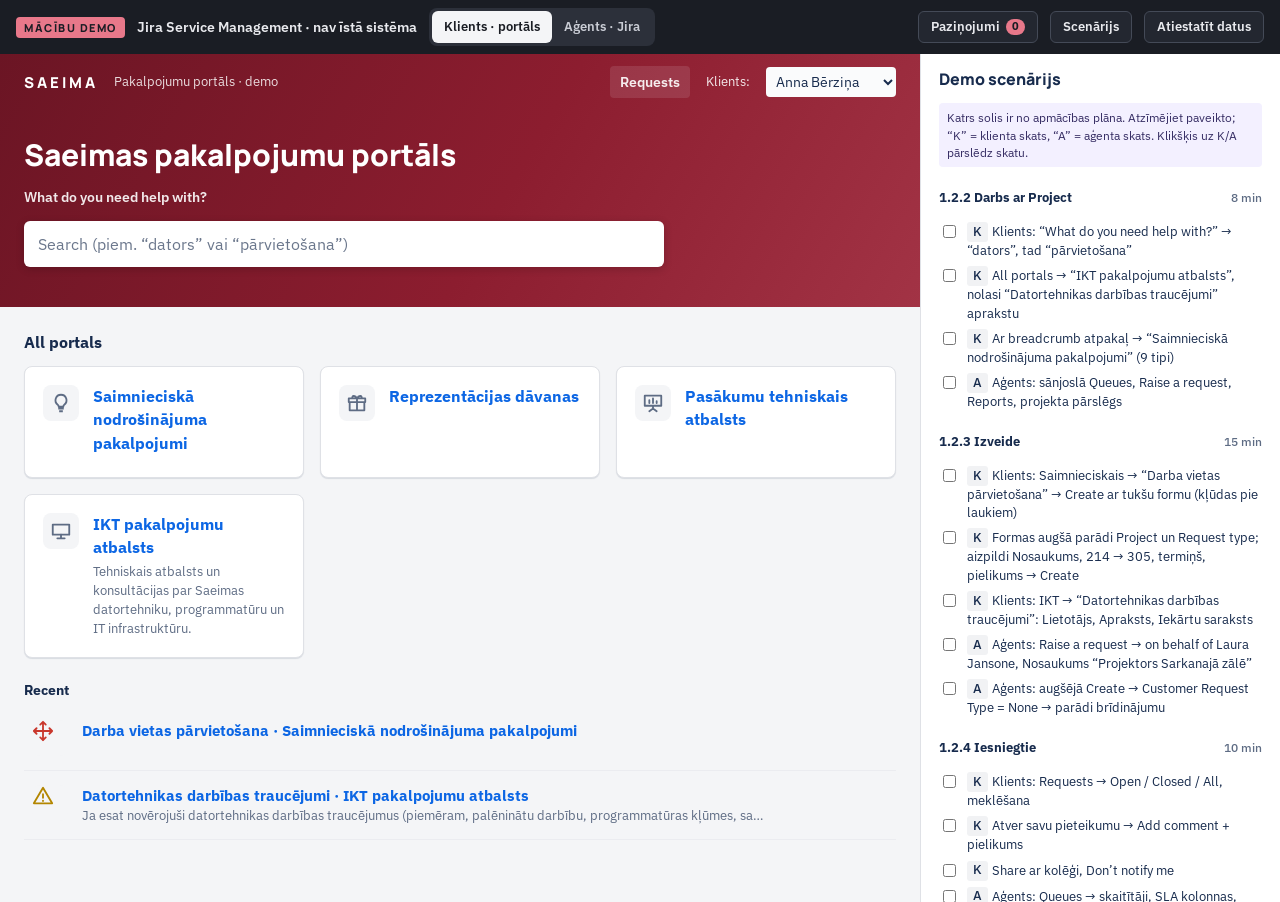
<file: presentations/jira-jsm-modulis-1/demo/index.html>
<!doctype html>
<html lang="lv">
<head>
<meta charset="utf-8">
<meta name="viewport" content="width=device-width,initial-scale=1,viewport-fit=cover">
<title>Jira mācību vide</title>
<link rel="preconnect" href="https://fonts.googleapis.com">
<link rel="preconnect" href="https://fonts.gstatic.com" crossorigin>
<link rel="stylesheet" href="https://fonts.googleapis.com/css2?family=IBM+Plex+Sans:ital,wght@0,400;0,500;0,600;0,700;1,400&family=IBM+Plex+Mono:wght@400;500&family=Manrope:wght@700;800&display=swap">
<style>
/* Layout: mācību smilškaste. Augšā demo josla (lomu pārslēgs, paziņojumi, scenārijs), zem tās
   vai nu klientu portāls (Saeimas klareta galvene), vai Jira aģenta skats (zilā navigācija + projekta sānjosla).
   Apzināti viena gaiša tēma, jo tā atdarina Jira DC noklusējuma izskatu. */
:root{
  color-scheme:light;
  --bg:#F4F5F7; --surface:#FFFFFF; --ink:#172B4D; --muted:#5E6C84; --line:#DFE1E6; --line2:#EBECF0;
  --blue:#0C66E4; --blue-d:#0747A6; --blue-soft:#E9F2FF;
  --green:#216E4E; --green-soft:#DCFFF1; --amber:#7F5F01; --amber-soft:#FFF7D6; --amber-line:#E2B203;
  --red:#AE2E24; --red-soft:#FFECEB; --purple:#5E4DB2; --purple-soft:#F3F0FF;
  --claret:#8C1D2F; --claret-d:#6B1524; --demo:#1A1D24;
  --f:"IBM Plex Sans",system-ui,-apple-system,"Segoe UI",Roboto,sans-serif;
  --fm:"IBM Plex Mono",ui-monospace,Menlo,Consolas,monospace;
  --fd:"Manrope","IBM Plex Sans",system-ui,sans-serif;
}
*{box-sizing:border-box}
html,body{height:100%}
body{margin:0;background:var(--bg);color:var(--ink);font:14px/1.45 var(--f)}
button,input,select,textarea{font:inherit;color:inherit}
button{cursor:pointer}
:focus-visible{outline:2px solid var(--blue);outline-offset:2px}
a{color:var(--blue);text-decoration:none;cursor:pointer}
a:hover{text-decoration:underline}
.mono{font-family:var(--fm)}
.muted{color:var(--muted)}
.hidden{display:none!important}

/* Demo bar */
#demobar{position:sticky;top:0;z-index:50;background:var(--demo);color:#E9EAEE;display:flex;align-items:center;gap:12px;flex-wrap:wrap;padding:8px 16px;padding-top:calc(8px + env(safe-area-inset-top,0px))}
#demobar .badge{font:800 11px/1 var(--fd);letter-spacing:.14em;text-transform:uppercase;background:#E8788A;color:#1A1D24;padding:5px 8px;border-radius:4px}
#demobar .ttl{font-weight:600;white-space:nowrap}
#demobar .sp{flex:1}
.seg{display:inline-flex;background:#2C303A;border-radius:8px;padding:3px}
.seg button{border:0;background:transparent;color:#C9CCD4;padding:6px 12px;border-radius:6px;font-weight:600;font-size:13px;min-height:32px}
.seg button[aria-pressed="true"]{background:#F4F5F7;color:#1A1D24}
.dbtn{border:1px solid #444A57;background:#232730;color:#E9EAEE;border-radius:6px;padding:6px 12px;font-size:13px;font-weight:600;min-height:32px;display:inline-flex;align-items:center;gap:6px}
.dbtn:hover{border-color:#8A90A0}
.dbtn .cnt{background:#E8788A;color:#1A1D24;border-radius:999px;padding:0 6px;font-size:11px;font-weight:700}

/* Layout shells */
#main{display:flex;min-height:calc(100% - 52px)}
#app{flex:1;min-width:0}
#drawer{width:360px;flex:none;background:var(--surface);border-left:1px solid var(--line);overflow-y:auto;max-height:calc(100vh - 52px);position:sticky;top:52px}
@media (max-width:900px){#drawer{position:fixed;inset:52px 0 0 auto;width:min(360px,92vw);z-index:40;box-shadow:-8px 0 24px rgb(9 30 66 / .18)}}

/* Buttons and inputs (Jira-like) */
.btn{border:0;border-radius:3px;padding:6px 12px;font-weight:500;background:#091E420F;color:var(--ink);min-height:32px;display:inline-flex;align-items:center;gap:6px}
.btn:hover{background:#091E4224}
.btn.primary{background:var(--blue);color:#fff}
.btn.primary:hover{background:var(--blue-d)}
.btn.subtle{background:transparent}
.btn.subtle:hover{background:#091E420F}
.btn.green{background:#1F845A;color:#fff}
.btn.sm{padding:3px 8px;min-height:26px;font-size:13px}
input[type=text],input[type=search],input[type=date],select,textarea{border:2px solid var(--line);background:#FAFBFC;border-radius:3px;padding:6px 8px;width:100%;min-height:36px}
input:focus,select:focus,textarea:focus{border-color:var(--blue);background:#fff;outline:none}
textarea{min-height:96px;resize:vertical}
label.f{display:block;font-weight:600;font-size:12px;color:var(--muted);margin:0 0 4px}
label.f .req{color:var(--red)}
.field{display:flex;flex-direction:column;gap:2px}
.err{color:var(--red);font-size:12px;display:flex;gap:4px;align-items:center}
.field.has-err input,.field.has-err select,.field.has-err textarea{border-color:var(--red);background:var(--red-soft)}
.help{font-size:12px;color:var(--muted)}

/* Lozenges */
.lz{display:inline-block;font-size:11px;font-weight:700;text-transform:uppercase;letter-spacing:.02em;padding:2px 6px;border-radius:3px;background:#DFE1E6;color:#42526E;white-space:nowrap}
.lz.Izpildē,.lz.Ārpakalpojumā{background:var(--blue-soft);color:#0055CC}
.lz.Atlikts{background:var(--green-soft);color:var(--green)}
.lz.Slēgts{background:#1F845A;color:#fff}
.sla{font-family:var(--fm);font-size:12px;white-space:nowrap}
.sla.bad{color:var(--red);font-weight:600}
.sla.ok{color:var(--green)}
.sla.pause{color:var(--muted)}

/* ===== PORTAL ===== */
.p-head{background:linear-gradient(120deg,var(--claret-d),var(--claret) 55%,#A23345);color:#fff}
.p-top{display:flex;align-items:center;gap:10px 16px;flex-wrap:wrap;padding:12px 24px;max-width:1100px;margin:0 auto}
@media (max-width:600px){.p-top,.p-hero,.p-body{padding-left:16px;padding-right:16px}.p-top .sp{flex-basis:100%;height:0}}
.p-brand{font:800 15px/1 var(--fd);letter-spacing:.2em}
.p-top .sp{flex:1}
.p-top .lnk{color:#fff;opacity:.92;font-weight:600;padding:6px 10px;border-radius:4px;background:rgb(255 255 255 / .12);border:0}
.p-top .lnk:hover{background:rgb(255 255 255 / .22)}
.p-top .who{font-size:13px;opacity:.9}
.p-hero{max-width:1100px;margin:0 auto;padding:28px 24px 40px;display:flex;flex-direction:column;gap:14px}
.p-hero h1{font:800 30px/1.15 var(--fd);margin:0;text-wrap:balance}
.p-search{position:relative;max-width:640px}
.p-search input{border:0;border-radius:6px;min-height:46px;padding:10px 14px;font-size:16px;background:#fff;color:var(--ink);caret-color:var(--ink);box-shadow:0 2px 8px rgb(0 0 0 / .18)}
.p-search input::placeholder{color:#6B778C}
.p-results{position:absolute;left:0;right:0;top:52px;background:#fff;color:var(--ink);border-radius:6px;box-shadow:0 8px 24px rgb(9 30 66 / .25);z-index:5;overflow:hidden}
.p-results button{display:flex;flex-direction:column;align-items:flex-start;gap:2px;width:100%;text-align:left;border:0;background:#fff;padding:10px 14px;border-bottom:1px solid var(--line2)}
.p-results button:hover{background:var(--blue-soft)}
.p-body{max-width:1100px;margin:0 auto;padding:24px}
.crumb{font-size:13px;color:var(--muted);display:flex;gap:6px;flex-wrap:wrap;margin-bottom:10px}
.cards{display:grid;grid-template-columns:repeat(auto-fill,minmax(250px,1fr));gap:16px}
.pcard{background:#fff;border:1px solid var(--line);border-radius:8px;padding:18px;display:flex;gap:14px;align-items:flex-start;text-align:left;cursor:pointer;box-shadow:0 1px 1px rgb(9 30 66 / .12)}
.pcard:hover{box-shadow:0 4px 12px rgb(9 30 66 / .16);border-color:#C1C7D0}
.pcard h3{margin:0 0 4px;font-size:16px;color:var(--blue)}
.pcard p{margin:0;font-size:13px;color:var(--muted)}
.ico{width:36px;height:36px;border-radius:8px;display:grid;place-items:center;flex:none}
.ico svg{width:22px;height:22px}
.panel{background:#fff;border:1px solid var(--line);border-radius:8px;padding:20px}
.rt-list{display:flex;flex-direction:column}
.rt-item{display:flex;gap:14px;align-items:flex-start;padding:14px 8px;border-bottom:1px solid var(--line2);background:transparent;border-left:0;border-right:0;border-top:0;text-align:left;width:100%}
.rt-item:hover{background:#FAFBFC}
.rt-item b{color:var(--blue);font-size:15px}
.rt-item span{display:block;color:var(--muted);font-size:13px}
.form{display:flex;flex-direction:column;gap:16px;max-width:620px}
.notice{display:flex;gap:10px;align-items:flex-start;padding:12px 14px;border-radius:6px;font-size:13px;line-height:1.5}
.notice.info{background:var(--blue-soft)}
.notice.warn{background:var(--amber-soft);border-left:4px solid var(--amber-line)}
.notice.ok{background:var(--green-soft)}
.notice.int{background:var(--amber-soft)}
.filelist{display:flex;gap:6px;flex-wrap:wrap}
.file{display:inline-flex;gap:6px;align-items:center;font-size:12px;background:#F4F5F7;border:1px solid var(--line);border-radius:4px;padding:3px 8px}
.p-req{display:grid;grid-template-columns:minmax(0,1fr) 280px;gap:20px}
@media (max-width:820px){.p-req{grid-template-columns:1fr}}
.act{display:flex;flex-direction:column;gap:12px}
.cmt{display:flex;gap:10px}
.av{width:32px;height:32px;border-radius:50%;display:grid;place-items:center;font-weight:700;font-size:12px;color:#fff;flex:none}
.cmt .bd{flex:1;min-width:0}
.cmt .meta{font-size:12px;color:var(--muted)}
.cmt .tx{white-space:pre-wrap;word-wrap:break-word;margin-top:2px}
.cmt.internal .bubble{background:var(--amber-soft);border:1px solid #F5CD47;border-radius:6px;padding:8px 10px}
.cmt.public .bubble{background:#fff;border:1px solid var(--line);border-radius:6px;padding:8px 10px}
.side-box{display:flex;flex-direction:column;gap:10px;font-size:13px}
.side-box dt{color:var(--muted);font-size:12px;font-weight:600}
.side-box dd{margin:0 0 6px}
.tbl-wrap{overflow-x:auto;background:#fff;border:1px solid var(--line);border-radius:6px}
table.t{border-collapse:collapse;width:100%;font-size:13px}
table.t th{text-align:left;font-size:12px;color:var(--muted);font-weight:600;padding:8px 10px;border-bottom:2px solid var(--line);white-space:nowrap;background:#FAFBFC}
table.t td{padding:8px 10px;border-bottom:1px solid var(--line2);vertical-align:middle}
table.t tr.row{cursor:pointer}
table.t tr.row:hover td{background:#F4F5F7}
table.t .key{font-family:var(--fm);font-size:12px;color:var(--blue);white-space:nowrap}
.tabs{display:flex;gap:4px;flex-wrap:wrap;margin-bottom:12px}
.tabs button{border:0;background:transparent;padding:6px 10px;border-radius:3px;font-weight:600;color:var(--muted)}
.tabs button[aria-pressed="true"]{background:var(--blue-soft);color:var(--blue)}
.stars{display:flex;gap:4px}
.stars button{border:1px solid var(--line);background:#fff;border-radius:4px;width:36px;height:36px;font-weight:700}
.stars button.on{background:#FFF7D6;border-color:var(--amber-line)}

/* ===== AGENT ===== */
.j-nav{background:var(--blue-d);color:#fff;display:flex;align-items:center;gap:4px;padding:6px 12px;flex-wrap:wrap}
.j-nav .logo{font:800 14px/1 var(--fd);letter-spacing:.06em;padding:6px 10px;display:flex;gap:6px;align-items:center}
.j-nav .logo small{font:600 10px/1 var(--f);background:rgb(255 255 255 / .2);padding:3px 5px;border-radius:3px;letter-spacing:.06em}
.j-nav .n{border:0;background:transparent;color:#fff;padding:7px 10px;border-radius:3px;font-weight:500}
.j-nav .n:hover,.j-nav .n.on{background:rgb(255 255 255 / .16)}
.j-nav .create{background:#fff;color:var(--blue-d);font-weight:600;border:0;border-radius:3px;padding:6px 12px;margin-left:6px}
.j-nav .sp{flex:1}
.j-nav input{width:220px;min-height:32px;border:0;border-radius:3px;background:rgb(255 255 255 / .18);color:#fff;padding:5px 10px}
.j-nav input::placeholder{color:#DCE6F7}
.j-nav input:focus{background:#fff;color:var(--ink)}
.j-shell{display:flex;min-height:calc(100vh - 100px)}
.j-side{width:236px;flex:none;background:#FAFBFC;border-right:1px solid var(--line);padding:14px 10px;display:flex;flex-direction:column;gap:2px}
.j-side .proj{display:flex;gap:10px;align-items:center;padding:6px 8px 14px}
.j-side .proj b{display:block;font-size:13px;line-height:1.25}
.j-side .proj span{font-size:12px;color:var(--muted)}
.j-side .h{font-size:11px;font-weight:700;letter-spacing:.06em;text-transform:uppercase;color:var(--muted);padding:12px 8px 4px}
.j-side button{display:flex;justify-content:space-between;align-items:center;border:0;background:transparent;text-align:left;padding:6px 8px;border-radius:3px;color:var(--ink);font-size:13px;width:100%}
.j-side button:hover{background:#091E420F}
.j-side button.on{background:var(--blue-soft);color:var(--blue);font-weight:600}
.j-side .c{font-size:12px;color:var(--muted);font-variant-numeric:tabular-nums}
.j-side .projsel{margin:0 0 6px}
.j-main{flex:1;min-width:0;padding:20px 24px 40px;display:flex;flex-direction:column;gap:14px}
.j-main h1{font:600 22px/1.25 var(--f);margin:0}
@media (max-width:760px){.j-shell{flex-direction:column}.j-side{width:auto;flex-direction:row;flex-wrap:wrap;border-right:0;border-bottom:1px solid var(--line)}.j-side .proj,.j-side .h{display:none}.j-side button{width:auto}.j-nav input{width:140px}}
.issue{display:grid;grid-template-columns:minmax(0,1fr) 300px;gap:24px}
@media (max-width:1000px){.issue{grid-template-columns:1fr}}
.ops{display:flex;gap:6px;flex-wrap:wrap}
.trans{background:var(--blue-soft);color:#0055CC;font-weight:600}
.trans:hover{background:#CCE0FF}
.desc{background:#fff;border:1px solid var(--line);border-radius:4px;padding:12px;white-space:pre-wrap}
.ctabs{display:flex;border-bottom:2px solid var(--line);gap:4px}
.ctabs button{border:0;background:transparent;padding:8px 12px;font-weight:600;color:var(--muted);border-bottom:3px solid transparent;margin-bottom:-2px}
.ctabs button.ext[aria-pressed="true"]{color:var(--blue);border-color:var(--blue)}
.ctabs button.int[aria-pressed="true"]{color:var(--amber);border-color:var(--amber-line)}
.cedit{position:relative}
.cedit textarea.int{background:var(--amber-soft);border-color:#F5CD47}
.mention{position:absolute;left:8px;bottom:-4px;transform:translateY(100%);background:#fff;border:1px solid var(--line);border-radius:4px;box-shadow:0 8px 16px rgb(9 30 66 / .2);z-index:6;min-width:220px}
.mention button{display:flex;gap:8px;align-items:center;width:100%;border:0;background:#fff;padding:8px 10px;text-align:left}
.mention button:hover,.mention button.on{background:var(--blue-soft)}
.side-card{background:#fff;border:1px solid var(--line);border-radius:4px;padding:12px 14px;display:flex;flex-direction:column;gap:8px}
.side-card h4{margin:0;font-size:12px;color:var(--muted);text-transform:uppercase;letter-spacing:.05em}
.kv{display:grid;grid-template-columns:110px minmax(0,1fr);gap:6px 10px;font-size:13px;align-items:center}
.kv .k{color:var(--muted)}
.chip{display:inline-flex;gap:4px;align-items:center;background:#F4F5F7;border-radius:12px;padding:2px 8px;font-size:12px;margin:2px 4px 2px 0}
.chip button{border:0;background:transparent;padding:0 2px;color:var(--muted)}
.hist{font-size:12px;color:var(--muted);display:flex;flex-direction:column;gap:6px}
.hist b{color:var(--ink);font-weight:600}
.dlg{background:#fff;border:1px solid var(--line);border-radius:6px;box-shadow:0 8px 24px rgb(9 30 66 / .2);padding:16px;display:flex;flex-direction:column;gap:12px}
.filters{display:grid;grid-template-columns:repeat(auto-fill,minmax(170px,1fr));gap:10px;background:#fff;border:1px solid var(--line);border-radius:6px;padding:12px}
.jql{font-family:var(--fm);font-size:13px;background:#F4F5F7;border:1px solid var(--line);border-radius:4px;padding:10px 12px;white-space:pre-wrap;word-break:break-word}
.presets{display:flex;gap:6px;flex-wrap:wrap}
.dash{display:grid;grid-template-columns:repeat(auto-fill,minmax(320px,1fr));gap:14px}
.gad{background:#fff;border:1px solid var(--line);border-radius:4px;display:flex;flex-direction:column;min-width:0}
.gad .gh{display:flex;justify-content:space-between;align-items:center;padding:8px 12px;border-bottom:1px solid var(--line);font-weight:600;font-size:13px}
.gad .gb{padding:10px 12px;overflow-x:auto}
.bars{display:flex;flex-direction:column;gap:8px;font-size:12px}
.bars .r{display:grid;grid-template-columns:110px 1fr 28px;gap:8px;align-items:center}
.bars i{display:block;height:12px;border-radius:2px;background:var(--blue)}
.bars .n{text-align:right;font-variant-numeric:tabular-nums}
.empty{background:#fff;border:1px dashed #C1C7D0;border-radius:8px;padding:28px;text-align:center;display:flex;flex-direction:column;gap:10px;align-items:center}

/* Toast, mail */
#toast{position:fixed;left:50%;bottom:calc(20px + env(safe-area-inset-bottom,0px));transform:translateX(-50%);background:#172B4D;color:#fff;padding:10px 16px;border-radius:6px;box-shadow:0 8px 24px rgb(9 30 66 / .3);font-size:13px;z-index:60;max-width:min(560px,92vw)}
.mail{border-bottom:1px solid var(--line2);padding:10px 0;font-size:13px}
.mail .to{font-weight:600}
.mail .sub{color:var(--muted);font-size:12px}
.mail.none{color:var(--muted);font-style:italic}

/* Guide drawer */
.g{padding:16px 18px 40px;display:flex;flex-direction:column;gap:14px}
.g h2{font:800 16px/1.2 var(--fd);margin:0}
.g h3{font-size:13px;margin:8px 0 0;display:flex;justify-content:space-between;gap:8px;align-items:baseline}
.g h3 span{font-weight:500;color:var(--muted);font-size:12px;white-space:nowrap}
.g ol{margin:0;padding:0;list-style:none;display:flex;flex-direction:column;gap:6px}
.g li label{display:flex;gap:8px;align-items:flex-start;font-size:13px;line-height:1.4;cursor:pointer}
.g li input{margin-top:3px;flex:none}
.g li.done label{color:var(--muted);text-decoration:line-through}
.g .say{font-size:12px;background:var(--purple-soft);border-radius:4px;padding:6px 8px;color:#352C63}
kbd{font-family:var(--fm);font-size:11px;background:#fff;border:1px solid var(--line);border-bottom-width:2px;border-radius:3px;padding:0 5px}
.modal-bg{position:fixed;inset:0;background:rgb(9 30 66 / .54);z-index:70;display:grid;place-items:center;padding:16px}
.modal{background:#fff;border-radius:6px;max-width:520px;width:100%;padding:20px;display:flex;flex-direction:column;gap:12px;max-height:85vh;overflow-y:auto}
.modal h2{margin:0;font-size:18px}
.sc{display:grid;grid-template-columns:90px 1fr;gap:6px 12px;font-size:13px}
@media (prefers-reduced-motion:no-preference){.fade{animation:fd .18s ease-out}@keyframes fd{from{opacity:.4;transform:translateY(3px)}to{opacity:1;transform:none}}}
</style>
</head>
<body>
<div id="demobar">
  <span class="badge">Mācību demo</span>
  <span class="ttl">Jira Service Management · nav īstā sistēma</span>
  <div class="seg" role="group" aria-label="Skats">
    <button id="sw-portal" data-act="side" data-v="portal">Klients · portāls</button>
    <button id="sw-agent" data-act="side" data-v="agent">Aģents · Jira</button>
  </div>
  <span class="sp"></span>
  <button class="dbtn" id="b-mail" data-act="mail">Paziņojumi <span class="cnt" id="mailcnt">0</span></button>
  <button class="dbtn" id="b-guide" data-act="guide" aria-pressed="true">Scenārijs</button>
  <button class="dbtn" data-act="reset">Atiestatīt datus</button>
</div>
<div id="main">
  <div id="app"></div>
  <aside id="drawer" aria-label="Demo scenārijs"></aside>
</div>
<div id="toast" class="hidden" role="status" aria-live="polite"></div>
<div id="modal"></div>

<script>
(function(){
"use strict";
var KEY='jsm-demo-v2', GKEY='jsm-demo-guide-v1';
var MIN=60000, HOUR=60*MIN, DAY=24*HOUR;

/* ---------- reference data ---------- */
var AGENTS=[
  {id:'es',name:'Jūs (aģents)',ini:'JA',col:'#0C66E4'},
  {id:'mliepa',name:'Māris Liepa',ini:'ML',col:'#5E4DB2'},
  {id:'jozols',name:'Jānis Ozols',ini:'JO',col:'#216E4E'},
  {id:'ikalna',name:'Inga Kalna',ini:'IK',col:'#A54800'}
];
var CUSTOMERS=[
  {id:'aberzina',name:'Anna Bērziņa',ini:'AB',col:'#8C1D2F',unit:'Juridiskais birojs'},
  {id:'ljansone',name:'Laura Jansone',ini:'LJ',col:'#6B4000',unit:'Komisiju birojs'},
  {id:'ekrumins',name:'Edgars Krūmiņš',ini:'EK',col:'#2E5C45',unit:'Kanceleja'}
];
var PROJECTS=[
  {id:'SAIM',name:'Saimnieciskā nodrošinājuma pakalpojumi',desc:'',col:'#5E6C84',icon:'bulb'},
  {id:'REPR',name:'Reprezentācijas dāvanas',desc:'',col:'#5E6C84',icon:'gift',inactive:true},
  {id:'PAS',name:'Pasākumu tehniskais atbalsts',desc:'',col:'#5E6C84',icon:'board',inactive:true},
  {id:'IKT',name:'IKT pakalpojumu atbalsts',desc:'Tehniskais atbalsts un konsultācijas par Saeimas datortehniku, programmatūru un IT infrastruktūru.',col:'#5E6C84',icon:'monitor'}
];
var DEVICES=['Dators','Klēpjdators','Monitors','Printeris','Projektors','Dokstacija','Cita iekārta'];
var BUILDINGS=['Jēkaba iela 11','Jēkaba iela 6/8','Jēkaba iela 16','Cita adrese'];
var F_DESC={id:'desc',label:'Apraksts',type:'textarea',req:true};
var RTS=[
  {id:'jauna-dt',p:'IKT',name:'Jaunas datortehnikas pieteikums',it:'Service request',icon:'monitor',col:'#5E4DB2',
   desc:'Ja Jūsu darba uzdevumu veikšanai ir nepieciešama jauna datortehnika vai tās komponentes, lūdzu, aizpildiet pieteikumu, norādot nepieciešamās tehnikas vai komponentes nosaukumu, pamatojumu un vēlamo piešķiršanas termiņu.',
   fields:[{id:'user',label:'Lietotājs',type:'user',req:true},F_DESC],sla:3*DAY},
  {id:'dt-trauc',p:'IKT',name:'Datortehnikas darbības traucējumi',it:'Incident',icon:'warn',col:'#B38600',
   desc:'Ja esat novērojuši datortehnikas darbības traucējumus (piemēram, palēninātu darbību, programmatūras kļūmes, savienojuma problēmas vai aparatūras bojājumu).',
   fields:[{id:'user',label:'Lietotājs',type:'user',req:true},F_DESC,{id:'dev',label:'Iekārtu saraksts',type:'select',req:true,options:DEVICES}],sla:8*HOUR},
  {id:'prog-piet',p:'IKT',name:'Programmnodrošinājuma pieteikums',it:'Service request',icon:'gauge',col:'#C25100',
   desc:'Ja Jūsu darba uzdevumu veikšanai nepieciešams papildus programmnodrošinājums, lūdzu, aizpildiet pieteikumu, norādot programmnodrošinājuma nosaukumu, pamatojumu un vēlamo izpildes termiņu.',
   fields:[{id:'user',label:'Lietotājs',type:'user',req:true},F_DESC],sla:3*DAY},
  {id:'prog-trauc',p:'IKT',name:'Programmnodrošinājuma darbības traucējumi',it:'Incident',icon:'code',col:'#AE2E24',
   desc:'Ja esat novērojuši programmnodrošinājuma darbības traucējumus (piemēram, kļūdu paziņojumus, nepareizu funkcionalitāti), lūdzu, aizpildiet pieteikumu, norādot problēmas aprakstu un, ja iespējams, pievienojot ekrānattēlus.',
   fields:[{id:'user',label:'Lietotājs',type:'user',req:true},F_DESC],sla:8*HOUR},
  {id:'epasts',p:'IKT',name:'Jaunas grupas e-pasta adreses izveide',it:'Service request',icon:'mail',col:'#B38600',desc:'',fields:[F_DESC],sla:3*DAY},
  {id:'pastkaste',p:'IKT',name:'Jauna lietotāja pievienošana grupas pastkastītei',it:'Service request',icon:'useradd',col:'#C25100',desc:'',fields:[{id:'user',label:'Lietotājs',type:'user',req:true},F_DESC],sla:2*DAY},
  {id:'epasts-probl',p:'IKT',name:'Problēmas ar e-pasta saņemšanu vai nosūtīšanu',it:'Incident',icon:'move',col:'#C9372C',desc:'',fields:[{id:'user',label:'Lietotājs',type:'user',req:true},F_DESC],sla:8*HOUR},
  {id:'mape-jauna',p:'IKT',name:'Jaunas koplietojamās mapes izveide',it:'Service request',icon:'share',col:'#B38600',desc:'',fields:[F_DESC],sla:3*DAY},
  {id:'mape',p:'IKT',name:'Piekļuves tiesību piešķiršana vai maiņa koplietojamām mapēm',it:'Service request',icon:'users',col:'#216E4E',desc:'',fields:[{id:'user',label:'Lietotājs',type:'user',req:true},F_DESC],sla:2*DAY},
  {id:'mebeles',p:'SAIM',name:'Mēbeļu un aprīkojuma bojājums',it:'Incident',icon:'sofa',col:'#216E4E',desc:'',fields:[F_DESC],sla:3*DAY},
  {id:'aprikojums',p:'SAIM',name:'Jauns aprīkojums',it:'Service request',icon:'plus',col:'#216E4E',desc:'',fields:[F_DESC],sla:5*DAY},
  {id:'parv',p:'SAIM',name:'Darba vietas pārvietošana',it:'Service request',icon:'move',col:'#C9372C',desc:'',
   fields:[F_DESC,{id:'fromB',label:'Pārvietot no ēkas adreses',type:'select',req:true,options:BUILDINGS},{id:'fromR',label:'Pārvietot no kabineta',type:'text',req:true},{id:'toB',label:'Pārvietot uz ēkas adresi',type:'select',req:true,options:BUILDINGS},{id:'toR',label:'Pārvietot uz kabinetu',type:'text',req:true},{id:'due',label:'Vēlamais izpildes termiņš',type:'date',req:true}],sla:5*DAY},
  {id:'darba-vide',p:'SAIM',name:'Darba vides uzlabojuma pieprasījums',it:'Service request',icon:'monitor',col:'#5E4DB2',desc:'',fields:[F_DESC],sla:5*DAY},
  {id:'uzkopsana',p:'SAIM',name:'Telpu un teritorijas uzkopšana',it:'Service request',icon:'home',col:'#C9372C',desc:'',fields:[F_DESC],sla:2*DAY},
  {id:'elektro',p:'SAIM',name:'Elektroapgādes bojājums',it:'Incident',icon:'bolt',col:'#5E4DB2',desc:'',fields:[F_DESC],sla:8*HOUR},
  {id:'lifts',p:'SAIM',name:'Lifta bojājums',it:'Incident',icon:'cog',col:'#5E4DB2',desc:'',fields:[F_DESC],sla:8*HOUR},
  {id:'kanceleja',p:'SAIM',name:'Kancelejas un saimniecības preces',it:'Service request',icon:'bulb',col:'#B38600',desc:'',fields:[F_DESC],sla:3*DAY},
  {id:'darba-drosiba',p:'SAIM',name:'Konsultācijas par darba drošību',it:'Service request',icon:'headset',col:'#C25100',desc:'',fields:[F_DESC],sla:3*DAY}
];
/* Meklēšanas atslēgvārdi (demo), lai portāla meklēšana atrod tipu pēc ikdienas vārdiem */
var KW={'dt-trauc':'printeris printers dators monitors projektors pele klaviatūra skaļrunis lēns nestrādā','jauna-dt':'dators klēpjdators monitors dokstacija jauns tehnika','prog-piet':'programma instalācija licence word excel','prog-trauc':'programma excel word outlook kļūda avarē','epasts':'e-pasts epasts pastkaste adrese','pastkaste':'e-pasts epasts pastkaste','epasts-probl':'e-pasts epasts outlook pasts neienāk','mape-jauna':'mape kopīgotā mape','mape':'mape piekļuve tiesības','mebeles':'krēsls galds skapis mēbeles salūza','aprikojums':'aprīkojums jauns','parv':'pārvietošana pārcelties kabinets','darba-vide':'darba vide krēsls monitors statīvs','uzkopsana':'tīrīšana uzkopšana atkritumi','elektro':'gaisma elektrība rozete strāva','lifts':'lifts','kanceleja':'papīrs pildspalva kanceleja','darba-drosiba':'darba drošība'};
/* Jūsu IKT darbplūsma (no dokumentācijas): Reģistrēts → Izpildē; no Izpildē 5 pārejas. Slēgšanas pārejas nosaka Resolution. */
var TRANS={
  'Reģistrēts':[{n:'Izpildē',to:'Izpildē'}],
  'Izpildē':[{n:'Izpildīts',to:'Slēgts',res:'Izpildīts'},{n:'Uzstādīt tehniku',to:'Slēgts',res:'Uzstādīt tehniku'},{n:'Pagaidu risinājums',to:'Slēgts',res:'Pagaidu risinājums'},{n:'Atlikt',to:'Atlikts'},{n:'Nodots ārpakalpojumā',to:'Ārpakalpojumā'}],
  'Atlikts':[{n:'Izpildē',to:'Izpildē'}],
  'Ārpakalpojumā':[{n:'Izpildē',to:'Izpildē'}],
  'Slēgts':[{n:'Izpildē',to:'Izpildē'}]
};
var QUEUES=[
  {id:'open',name:'All open'},
  {id:'mine',name:'Assigned to me'},
  {id:'unassigned',name:'Unassigned issues'},
  {id:'onhold',name:'Atlikts / Ārpakalpojumā'},
  {id:'breached',name:'SLA breached'},
  {id:'resolved',name:'Recently closed'}
];

/* ---------- helpers ---------- */
function $(s,r){return (r||document).querySelector(s)}
function esc(s){return String(s==null?'':s).replace(/[&<>"']/g,function(c){return {'&':'&amp;','<':'&lt;','>':'&gt;','"':'&quot;',"'":'&#39;'}[c]})}
function now(){return Date.now()}
function person(id){return AGENTS.concat(CUSTOMERS).filter(function(p){return p.id===id})[0]||{id:id,name:id||'—',ini:'?',col:'#8993A4'}}
function isAgent(id){return AGENTS.some(function(a){return a.id===id})}
function rt(id){return RTS.filter(function(r){return r.id===id})[0]}
function proj(id){return PROJECTS.filter(function(p){return p.id===id})[0]}
function iss(key){return S.issues.filter(function(i){return i.key===key})[0]}
function resolved(i){return i.status==='Slēgts'}
function av(id,sz){var p=person(id);return '<span class="av" style="background:'+p.col+(sz?';width:'+sz+'px;height:'+sz+'px;font-size:'+Math.round(sz/2.8)+'px':'')+'" aria-hidden="true">'+esc(p.ini)+'</span>'}
function fmtAgo(t){var d=now()-t;if(d<MIN)return 'tikko';if(d<HOUR)return Math.round(d/MIN)+' min atpakaļ';if(d<DAY)return Math.round(d/HOUR)+' h atpakaļ';return Math.round(d/DAY)+' d atpakaļ'}
function fmtDate(t){var d=new Date(t);return d.toLocaleDateString('lv-LV',{day:'2-digit',month:'2-digit'})+' '+d.toLocaleTimeString('lv-LV',{hour:'2-digit',minute:'2-digit'})}
function dur(ms){var neg=ms<0;ms=Math.abs(ms);var d=Math.floor(ms/DAY),h=Math.floor(ms%DAY/HOUR),m=Math.floor(ms%HOUR/MIN);var s=(d?d+'d ':'')+(d||h?h+'h ':'')+m+'m';return (neg?'−':'')+s}
function lz(st){return '<span class="lz '+esc(st.split(' ')[0])+'">'+esc(st)+'</span>'}
var ICONS={
  monitor:'<path d="M3 5h18v11H3z" fill="none" stroke="currentColor" stroke-width="2" stroke-linejoin="round"/><path d="M8 20h8M12 16v4" stroke="currentColor" stroke-width="2" stroke-linecap="round"/>',
  warn:'<path d="M12 3 2 20h20L12 3z" fill="none" stroke="currentColor" stroke-width="2" stroke-linejoin="round"/><path d="M12 10v4M12 17v.5" stroke="currentColor" stroke-width="2" stroke-linecap="round"/>',
  cog:'<circle cx="12" cy="12" r="3.2" fill="none" stroke="currentColor" stroke-width="2"/><path d="M12 2v3M12 19v3M2 12h3M19 12h3M4.9 4.9 7 7M17 17l2.1 2.1M4.9 19.1 7 17M17 7l2.1-2.1" stroke="currentColor" stroke-width="2" stroke-linecap="round"/>',
  code:'<path d="m8 7-5 5 5 5M16 7l5 5-5 5M14 4l-4 16" fill="none" stroke="currentColor" stroke-width="2" stroke-linecap="round" stroke-linejoin="round"/>',
  mail:'<path d="M3 6h18v12H3z" fill="none" stroke="currentColor" stroke-width="2" stroke-linejoin="round"/><path d="m3 7 9 6 9-6" fill="none" stroke="currentColor" stroke-width="2" stroke-linejoin="round"/>',
  users:'<circle cx="9" cy="8" r="3.5" fill="none" stroke="currentColor" stroke-width="2"/><path d="M2.5 20c.8-3.6 3.4-5.5 6.5-5.5s5.7 1.9 6.5 5.5M16 4.5a3.5 3.5 0 0 1 0 7M18 14.8c2 .7 3.2 2.5 3.6 5.2" fill="none" stroke="currentColor" stroke-width="2" stroke-linecap="round"/>',
  move:'<path d="M12 2v20M2 12h20M12 2l-3 3M12 2l3 3M12 22l-3-3M12 22l3-3M2 12l3-3M2 12l3 3M22 12l-3-3M22 12l-3 3" fill="none" stroke="currentColor" stroke-width="2" stroke-linecap="round" stroke-linejoin="round"/>',
  box:'<path d="M3 7.5 12 3l9 4.5v9L12 21l-9-4.5z" fill="none" stroke="currentColor" stroke-width="2" stroke-linejoin="round"/><path d="m3 7.5 9 4.5 9-4.5M12 12v9" fill="none" stroke="currentColor" stroke-width="2" stroke-linejoin="round"/>'
};
ICONS.bulb='<path d="M9 18h6M10 21h4M12 3a6 6 0 0 0-3.6 10.8c.7.6 1.1 1.4 1.1 2.2h5c0-.8.4-1.6 1.1-2.2A6 6 0 0 0 12 3z" fill="none" stroke="currentColor" stroke-width="2" stroke-linejoin="round"/>';
ICONS.gift='<path d="M4 11h16v9H4zM3 7h18v4H3zM12 7v13M12 7c-2-4-6-3-5 0M12 7c2-4 6-3 5 0" fill="none" stroke="currentColor" stroke-width="2" stroke-linejoin="round"/>';
ICONS.board='<path d="M3 4h18v11H3zM12 15v3M8 21l4-3 4 3M8 12V9M12 12V7M16 12v-2" fill="none" stroke="currentColor" stroke-width="2" stroke-linecap="round" stroke-linejoin="round"/>';
ICONS.gauge='<circle cx="12" cy="12" r="9" fill="none" stroke="currentColor" stroke-width="2"/><path d="M12 12l4-4M7 12h1M12 7v1" stroke="currentColor" stroke-width="2" stroke-linecap="round"/>';
ICONS.useradd='<circle cx="9" cy="8" r="3.5" fill="none" stroke="currentColor" stroke-width="2"/><path d="M2.5 20c.8-3.6 3.4-5.5 6.5-5.5s5.7 1.9 6.5 5.5M19 8v6M16 11h6" fill="none" stroke="currentColor" stroke-width="2" stroke-linecap="round"/>';
ICONS.share='<circle cx="6" cy="12" r="2.5" fill="none" stroke="currentColor" stroke-width="2"/><circle cx="18" cy="6" r="2.5" fill="none" stroke="currentColor" stroke-width="2"/><circle cx="18" cy="18" r="2.5" fill="none" stroke="currentColor" stroke-width="2"/><path d="m8.2 10.9 7.6-3.8M8.2 13.1l7.6 3.8" stroke="currentColor" stroke-width="2"/>';
ICONS.sofa='<path d="M4 10V8a2 2 0 0 1 2-2h12a2 2 0 0 1 2 2v2M2 12a2 2 0 0 1 4 0v2h12v-2a2 2 0 0 1 4 0v5H2zM5 17v2M19 17v2" fill="none" stroke="currentColor" stroke-width="2" stroke-linejoin="round"/>';
ICONS.plus='<circle cx="12" cy="12" r="9" fill="none" stroke="currentColor" stroke-width="2"/><path d="M12 8v8M8 12h8" stroke="currentColor" stroke-width="2" stroke-linecap="round"/>';
ICONS.home='<path d="m3 11 9-7 9 7M5 9.5V20h14V9.5M10 20v-5h4v5" fill="none" stroke="currentColor" stroke-width="2" stroke-linejoin="round"/>';
ICONS.bolt='<path d="M13 2 4 14h7l-1 8 9-12h-7z" fill="none" stroke="currentColor" stroke-width="2" stroke-linejoin="round"/>';
ICONS.headset='<path d="M4 14v-2a8 8 0 0 1 16 0v2M4 14h3v5H4zM17 14h3v5h-3zM20 19c0 1.5-2 2.5-5 2.5" fill="none" stroke="currentColor" stroke-width="2" stroke-linejoin="round"/>';
function ico(name,col,bg){return '<span class="ico" style="color:'+col+';background:'+(bg||'#F4F5F7')+'"><svg viewBox="0 0 24 24" aria-hidden="true">'+(ICONS[name]||ICONS.box)+'</svg></span>'}
function activeProjects(){return PROJECTS.filter(function(p){return !p.inactive})}

/* ---------- state ---------- */
var S;
function seed(){
  var t=now();
  function mk(o){
    var r=rt(o.rt);
    var created=t-o.ago;
    var i={key:o.key,p:o.p||r.p,rt:o.rt,it:r?r.it:o.it,summary:o.summary,desc:o.desc,fields:o.fields||{},reporter:o.reporter,assignee:o.assignee||null,
      status:o.status||'Reģistrēts',resolution:o.resolution||null,created:created,updated:t-(o.upd!=null?o.upd:o.ago),resolvedAt:o.resolvedAgo!=null?t-o.resolvedAgo:null,
      comments:[],history:[{at:created,who:o.reporter,f:'Izveidots',from:'',to:r?r.name:''}],participants:o.participants||[],watchers:o.watchers||[],attachments:o.attachments||[],
      firstResp:o.firstResp||null,frTarget:created+HOUR,resTarget:created+(r?r.sla:3*DAY),pausedMs:0,pausedAt:null,notify:true,rating:null};
    (o.comments||[]).forEach(function(c){i.comments.push({who:c.who,internal:!!c.internal,text:c.text,at:t-c.ago,att:c.att||[]})});
    if(o.status&&o.status!=='Reģistrēts')i.history.push({at:created+5*MIN,who:i.assignee||'es',f:'Status',from:'Reģistrēts',to:o.status});
    return i;
  }
  var L=[
    mk({key:'IKT-314',rt:'dt-trauc',summary:'Projektors Sarkanajā zālē nerāda attēlu',desc:'Sarkanajā zālē projektors nerāda attēlu no klēpjdatora. Sēde sākas 15:00.',fields:{user:'ljansone',dev:'Projektors'},reporter:'ljansone',ago:80*MIN}),
    mk({key:'IKT-311',rt:'prog-trauc',summary:'Excel avarē, atverot lielu failu',desc:'Atverot budžeta tabulu (~40 MB), Excel aizveras bez kļūdas paziņojuma.',fields:{user:'aberzina'},reporter:'aberzina',assignee:'es',status:'Atlikts',ago:26*HOUR,upd:3*HOUR,firstResp:true,
      comments:[{who:'es',text:'Labdien! Lūdzu, norādiet, vai problēma ir ar visiem lielajiem failiem vai tikai ar šo vienu, un pievienojiet kļūdas ekrānuzņēmumu, ja tāds parādās.',ago:3*HOUR}]}),
    mk({key:'IKT-309',rt:'jauna-dt',summary:'Klēpjdators jaunajam padomniekam',desc:'No pirmdienas sāk darbu jauns padomnieks. Vajadzīgs klēpjdators ar dokstaciju.',fields:{user:'ekrumins',due:''},reporter:'ekrumins',assignee:'mliepa',status:'Izpildē',ago:2*DAY,upd:5*HOUR,firstResp:true,
      comments:[{who:'mliepa',internal:true,text:'Noliktavā ir 2 klēpjdatori. Dokstacija jāpasūta, piegāde 3 darba dienas.',ago:5*HOUR}]}),
    mk({key:'IKT-306',rt:'epasts',summary:'Kopējs e-pasts Budžeta komisijai',desc:'Komisijai vajag kopēju e-pasta adresi, piekļuve 4 darbiniekiem.',reporter:'ljansone',ago:30*HOUR}),
    mk({key:'IKT-305',rt:'mape',summary:'Piekļuve nodaļas kopīgotajai mapei',desc:'Lūdzu piešķirt rakstīšanas tiesības mapei "Juridiskais birojs / Atzinumi".',fields:{user:'aberzina'},reporter:'aberzina',assignee:'es',status:'Slēgts',resolution:'Izpildīts',ago:3*DAY,upd:1*DAY,resolvedAgo:1*DAY,firstResp:true,
      comments:[{who:'es',text:'Tiesības piešķirtas. Lūdzu, pārlogojieties datorā, lai mape parādītos.',ago:1*DAY}]}),
    mk({key:'IKT-302',rt:'prog-piet',summary:'PDF rediģēšanas programmas instalācija',desc:'Darbam ar likumprojektu pielikumiem vajadzīga PDF rediģēšanas programma.',fields:{user:'ekrumins'},reporter:'ekrumins',ago:20*HOUR}),
    mk({key:'IKT-298',rt:'dt-trauc',summary:'Printeris 3. stāvā drukā svītrainas lapas',desc:'Kopējais printeris pie 312. kabineta drukā ar svītrām.',fields:{user:'ekrumins',dev:'Printeris'},reporter:'ekrumins',assignee:'jozols',status:'Ārpakalpojumā',ago:10*DAY,upd:9*DAY,firstResp:true,
      comments:[{who:'jozols',text:'Nodots servisa partnerim, gaidām detaļu.',ago:9*DAY}]}),
    mk({key:'SAIM-48',rt:'parv',summary:'Darba vietas pārvietošana: 214 → 305',desc:'Juridiskā biroja 2 darbinieku darba vietu pārvietošana sakarā ar nodaļas reorganizāciju.',fields:{fromB:'Jēkaba iela 11',fromR:'214',toB:'Jēkaba iela 11',toR:'305',due:''},reporter:'aberzina',assignee:'ikalna',status:'Izpildē',ago:2*DAY,upd:1*DAY,firstResp:true})
  ];
  // historic resolved issues for charts and reports
  var hist=[['IKT-290','dt-trauc','Monitors mirgo',13,12,'mliepa'],['IKT-291','prog-piet','Programmas atjauninājums',12,10,'jozols'],['IKT-292','mape','Piekļuve arhīva mapei',11,11,'es'],['IKT-293','dt-trauc','Pele nedarbojas',10,9,'mliepa'],['IKT-294','epasts','E-pasts darba grupai',9,6,'jozols'],['IKT-295','prog-trauc','Pārlūks neatver portālu',8,8,'es'],['IKT-296','jauna-dt','Otrs monitors',7,4,'mliepa'],['IKT-297','dt-trauc','Skaļruņi zālē',6,5,'jozols'],['SAIM-44','parv','Galda pārvietošana',8,5,'ikalna'],['SAIM-45','mebeles','Salūzis krēsls kab. 208',5,3,'ikalna'],['SAIM-46','kanceleja','Printera papīrs nodaļai',4,2,'ikalna'],['IKT-299','prog-piet','Vārdnīcas instalācija',3,2,'es'],['IKT-300','dt-trauc','Klaviatūra',2,1,'mliepa']];
  hist.forEach(function(h,k){var c=CUSTOMERS[k%3].id;L.push(mk({key:h[0],rt:h[1],summary:h[2],desc:h[2]+'.',fields:{user:c},reporter:c,assignee:h[5],status:'Slēgts',resolution:['Izpildīts','Uzstādīt tehniku','Pagaidu risinājums','Izpildīts'][k%4],ago:h[3]*DAY,upd:h[4]*DAY,resolvedAgo:h[4]*DAY,firstResp:true}))});
  // some open ones created on earlier days so the created line is not flat
  return {v:2,side:'portal',me:'aberzina',portal:{page:'home'},agent:{page:'queue',q:'open',proj:'IKT'},issues:L,counters:{IKT:315,SAIM:49},mail:[],mailSeen:0,filters:[],dash:null,search:{proj:'',status:'unres',assignee:'',text:'',stale:false,breached:false}};
}
function load(){try{var s=JSON.parse(localStorage.getItem(KEY));if(s&&s.v===2)return s}catch(e){}return null}
function save(){try{localStorage.setItem(KEY,JSON.stringify(S))}catch(e){}}
S=load()||seed();

/* ---------- SLA ---------- */
function slaRes(i){
  if(resolved(i))return {txt:(i.resolvedAt<=i.resTarget+i.pausedMs?'Izpildīts':'Pārsniegts'),cls:(i.resolvedAt<=i.resTarget+i.pausedMs?'ok':'bad'),met:i.resolvedAt<=i.resTarget+i.pausedMs};
  var left=i.resTarget+i.pausedMs-now();return {txt:dur(left),cls:left<0?'bad':'',left:left};
}
function slaFR(i){
  if(i.firstResp)return {txt:'Izpildīts',cls:'ok'};
  var left=i.frTarget-now();return {txt:dur(left),cls:left<0?'bad':'',left:left};
}
function breached(i){if(resolved(i))return !slaRes(i).met;var a=slaRes(i),b=slaFR(i);return (a.left!=null&&a.left<0)||(b.left!=null&&b.left<0)}

/* ---------- mutations ---------- */
function touch(i){i.updated=now()}
function hist(i,who,f,from,to){i.history.push({at:now(),who:who,f:f,from:from||'',to:to||''});touch(i)}
function setStatus(i,to,who,resolution){
  var from=i.status;if(from===to)return;
  i.status=to;hist(i,who,'Status',from,to);
  if(to==='Slēgts'){i.resolution=resolution||'Izpildīts';i.resolvedAt=now();hist(i,who,'Resolution','',i.resolution);notify(i,'Pieteikums slēgts ('+i.resolution+')',false,[])}
  if(from==='Slēgts'){i.resolution=null;i.resolvedAt=null}
}
function notify(i,what,internal,mentioned){
  var to=[];
  if(!internal){if(i.notify&&!isAgent(i.reporter))to.push(i.reporter);i.participants.forEach(function(p){to.push(p)})}
  if(i.assignee&&i.assignee!=='es')to.push(i.assignee);
  i.watchers.forEach(function(w){if(w!=='es')to.push(w)});
  (mentioned||[]).forEach(function(m){to.push(m)});
  var uniq=[];to.forEach(function(x){if(uniq.indexOf(x)<0&&x!==curUser())uniq.push(x)});
  S.mail.unshift({at:now(),key:i.key,what:what,internal:internal,to:uniq});
  if(S.mail.length>60)S.mail.length=60;
  return uniq;
}
function curUser(){return S.side==='portal'?S.me:'es'}
function nextKey(p){var n=S.counters[p]++;return p+'-'+n}
function createIssue(o){
  var r=o.rt?rt(o.rt):null,t=now();
  var i={key:nextKey(o.p),p:o.p,rt:o.rt||null,it:r?r.it:(o.it||'Task'),summary:o.summary,desc:o.desc||'',fields:o.fields||{},reporter:o.reporter,assignee:null,status:'Reģistrēts',resolution:null,
    created:t,updated:t,resolvedAt:null,comments:[],history:[{at:t,who:o.by||o.reporter,f:'Izveidots',from:'',to:r?r.name:'(bez Request type)'}],participants:[],watchers:[],attachments:o.attachments||[],
    firstResp:null,frTarget:t+HOUR,resTarget:t+(r?r.sla:3*DAY),pausedMs:0,pausedAt:null,notify:true,rating:null};
  S.issues.unshift(i);
  if(r&&!isAgent(i.reporter))S.mail.unshift({at:t,key:i.key,what:'Pieteikums reģistrēts: '+i.summary,internal:false,to:[i.reporter]});
  return i;
}
function addComment(i,who,text,internal,att){
  var ment=[];text.replace(/@([A-ZĀČĒĢĪĶĻŅŠŪŽ][\wāčēģīķļņšūž]+ [A-ZĀČĒĢĪĶĻŅŠŪŽ][\wāčēģīķļņšūž]+)/g,function(m,n){AGENTS.forEach(function(a){if(a.name===n&&ment.indexOf(a.id)<0)ment.push(a.id)})});
  i.comments.push({who:who,internal:!!internal,text:text,at:now(),att:att||[]});
  (att||[]).forEach(function(a){i.attachments.push(a)});
  if(isAgent(who)&&!internal)i.firstResp=true;
  ment.forEach(function(m){if(i.watchers.indexOf(m)<0)i.watchers.push(m)});
  touch(i);
  var to=notify(i,(internal?'Iekšējs komentārs':'Jauns komentārs')+' · '+i.summary,internal,ment);
  return to;
}

/* ---------- toast & modal ---------- */
var tt;function toast(m){var el=$('#toast');el.textContent=m;el.classList.remove('hidden');clearTimeout(tt);tt=setTimeout(function(){el.classList.add('hidden')},3800)}
function modal(html){$('#modal').innerHTML=html?'<div class="modal-bg" data-act="closemodal"><div class="modal" role="dialog" aria-modal="true" data-stop="1">'+html+'</div></div>':''}
function mailModal(){
  S.mailSeen=S.mail.length;save();updMail();
  var h='<h2>Simulētie e-pasta paziņojumi</h2><p class="muted" style="margin:0;font-size:13px">Šeit redzams, kurš saņemtu e-pastu. Iekšējs komentārs klientam netiek sūtīts.</p>';
  if(!S.mail.length)h+='<p class="mail none">Vēl nav paziņojumu.</p>';
  S.mail.forEach(function(m){h+='<div class="mail"><div class="sub">'+fmtDate(m.at)+' · <span class="mono">'+esc(m.key)+'</span>'+(m.internal?' · <b style="color:var(--amber)">iekšējs</b>':'')+'</div><div>'+esc(m.what)+'</div><div class="to">'+(m.to.length?'→ '+m.to.map(function(x){return esc(person(x).name)}).join(', '):'<span class="muted">→ nevienam'+(m.internal?' (iekšējs: klients netiek informēts)':'')+'</span>')+'</div></div>'});
  h+='<div style="display:flex;justify-content:flex-end"><button class="btn primary" data-act="closemodal">Aizvērt</button></div>';
  modal(h);
}
function updMail(){$('#mailcnt').textContent=Math.max(0,S.mail.length-S.mailSeen)}

/* ---------- PORTAL ---------- */
function portalHead(){
  var me=person(S.me);
  return '<div class="p-head"><div class="p-top"><span class="p-brand">SAEIMA</span><span style="opacity:.85;font-size:13px">Pakalpojumu portāls · demo</span><span class="sp"></span>'+
    '<button class="lnk" data-act="p" data-page="requests">Requests</button>'+
    '<label class="who" for="me-sel">Klients:</label><select id="me-sel" data-act="me" style="width:auto;min-height:30px;padding:2px 6px;border:0;border-radius:4px;color:var(--ink)">'+CUSTOMERS.map(function(c){return '<option value="'+c.id+'"'+(c.id===S.me?' selected':'')+'>'+esc(c.name)+'</option>'}).join('')+'</select>'+
    '</div>'+(S.portal.page==='home'?'<div class="p-hero"><h1>Saeimas pakalpojumu portāls</h1><div style="opacity:.9;font-weight:600">What do you need help with?</div><div class="p-search"><input type="search" id="p-q" placeholder="Search (piem. “dators” vai “pārvietošana”)" aria-label="Meklēt pakalpojumu" autocomplete="off"><div class="p-results hidden" id="p-res"></div></div></div>':'')+'</div>';
}
function rPortal(){
  var P=S.portal,h=portalHead();
  h+='<div class="p-body fade">';
  if(P.page==='home'){
    h+='<h2 style="margin:0 0 12px;font-size:16px">All portals</h2><div class="cards">'+PROJECTS.map(function(p){return '<button class="pcard" '+(p.inactive?'data-act="inactive"':'data-act="p" data-page="project" data-id="'+p.id+'"')+'>'+ico(p.icon,p.col)+'<span><h3>'+esc(p.name)+'</h3>'+(p.desc?'<p>'+esc(p.desc)+'</p>':'')+'</span></button>'}).join('')+'</div>'+
      '<div style="margin-top:22px"><b style="font-size:14px">Recent</b><div class="rt-list" style="margin-top:6px">'+(S.recent||['parv','dt-trauc']).slice(0,3).map(function(id){var r=rt(id);return r?'<button class="rt-item" data-act="p" data-page="form" data-id="'+r.id+'">'+ico(r.icon,r.col)+'<div><b>'+esc(r.name)+' · '+esc(proj(r.p).name)+'</b>'+(r.desc?'<span>'+esc(r.desc.slice(0,110))+'…</span>':'')+'</div></button>':''}).join('')+'</div></div>';
  } else if(P.page==='project'){
    var p=proj(P.id);
    h+=crumb([['Saeimas pakalpojumu portāls','home']])+'<div style="display:flex;gap:14px;align-items:center;margin-bottom:16px">'+ico(p.icon,p.col)+'<div><h1 style="margin:0;font-size:22px">'+esc(p.name)+'</h1>'+(p.desc?'<div class="muted" style="font-size:13px">'+esc(p.desc)+'</div>':'')+'</div></div>';
    h+='<div class="panel"><div class="rt-list">'+RTS.filter(function(r){return r.p===p.id}).map(function(r){return '<button class="rt-item" data-act="p" data-page="form" data-id="'+r.id+'">'+ico(r.icon,r.col)+'<div><b>'+esc(r.name)+'</b>'+(r.desc?'<span>'+esc(r.desc)+'</span>':'')+'</div></button>'}).join('')+'</div></div>';
  } else if(P.page==='form'){
    var r=rt(P.id),pp=proj(r.p);
    h+=crumb([['Saeimas pakalpojumu portāls','home'],[pp.name,'project',pp.id]]);
    h+='<div class="panel"><div style="display:flex;gap:14px;align-items:center;margin-bottom:12px">'+ico(r.icon,r.col)+'<h1 style="margin:0;font-size:22px">'+esc(r.name)+'</h1></div>'+formHTML(r,'p',P.err||{},P.val||{},false)+'</div>';
  } else if(P.page==='created'){
    var i=iss(P.id);
    h+='<div class="panel" style="max-width:640px"><div class="notice ok"><svg width="20" height="20" viewBox="0 0 24 24" aria-hidden="true"><circle cx="12" cy="12" r="10" fill="#1F845A"/><path d="m7 12.5 3.2 3.2L17 9" fill="none" stroke="#fff" stroke-width="2.4" stroke-linecap="round" stroke-linejoin="round"/></svg><div><b>Pieteikums iesniegts.</b> Jūsu pieteikuma numurs ir <span class="mono" style="font-weight:600">'+esc(i.key)+'</span>. Paziņojums nosūtīts uz jūsu e-pastu.</div></div><div style="display:flex;gap:8px;margin-top:14px;flex-wrap:wrap"><button class="btn primary" data-act="p" data-page="request" data-id="'+esc(i.key)+'">Atvērt pieteikumu</button><button class="btn" data-act="p" data-page="home">Uz sākumu</button></div></div>';
  } else if(P.page==='requests'){
    var f=P.f||'open',q=(P.q||'').toLowerCase();
    var list=S.issues.filter(function(i){return i.rt&&(i.reporter===S.me||i.participants.indexOf(S.me)>=0)}).filter(function(i){return f==='all'||(f==='open'?!resolved(i):resolved(i))}).filter(function(i){return !q||(i.key+' '+i.summary).toLowerCase().indexOf(q)>=0});
    h+=crumb([['Saeimas pakalpojumu portāls','home']])+'<h1 style="margin:0 0 12px;font-size:22px">Requests</h1>';
    h+='<div style="display:flex;gap:10px;flex-wrap:wrap;align-items:center;margin-bottom:12px"><div class="tabs" style="margin:0">'+[['open','Open requests'],['closed','Closed requests'],['all','All requests']].map(function(x){return '<button data-act="pf" data-v="'+x[0]+'" aria-pressed="'+(f===x[0])+'">'+x[1]+'</button>'}).join('')+'</div><input type="search" id="p-rq" value="'+esc(P.q||'')+'" placeholder="Meklēt pēc numura vai teksta" style="max-width:280px" aria-label="Meklēt pieteikumos"></div>';
    h+='<div class="tbl-wrap"><table class="t"><thead><tr><th>Type</th><th>Reference</th><th>Summary</th><th>Status</th><th>Service project</th><th>Requester</th></tr></thead><tbody>'+
      (list.length?list.map(function(i){var r=rt(i.rt);return '<tr class="row" data-act="p" data-page="request" data-id="'+esc(i.key)+'"><td>'+ico(r.icon,r.col).replace('class="ico"','class="ico" style="width:24px;height:24px"')+'</td><td class="key">'+esc(i.key)+'</td><td>'+esc(i.summary)+'</td><td>'+lz(i.status)+'</td><td>'+esc(proj(i.p).name)+'</td><td>'+esc(person(i.reporter).name)+'</td></tr>'}).join(''):'<tr><td colspan="6" class="muted" style="padding:20px">Nav pieteikumu ar šiem filtriem.</td></tr>')+'</tbody></table></div>';
  } else if(P.page==='request'){
    var i=iss(P.id),r=rt(i.rt);
    h+=crumb([['Saeimas pakalpojumu portāls','home'],['Requests','requests']]);
    h+='<div class="p-req"><div style="display:flex;flex-direction:column;gap:14px;min-width:0"><div><div class="muted mono" style="font-size:12px">'+esc(i.key)+'</div><h1 style="margin:2px 0 0;font-size:22px">'+esc(i.summary)+'</h1></div>';
    h+='<div class="panel"><div class="muted" style="font-size:12px;margin-bottom:6px">'+esc(person(i.reporter).name)+' iesniedza '+fmtAgo(i.created)+'</div><div style="white-space:pre-wrap">'+esc(i.desc)+'</div>'+fieldsView(i)+attView(i.attachments)+'</div>';
    h+='<div class="panel"><h3 style="margin:0 0 10px;font-size:14px">Activity</h3><div class="act">';
    var pub=i.comments.filter(function(c){return !c.internal});
    if(!pub.length)h+='<div class="muted" style="font-size:13px">Vēl nav komentāru.</div>';
    pub.forEach(function(c){h+=cmtHTML(c,false)});
    h+='</div>';
    if(i.status!=='Slēgts')h+='<div style="margin-top:14px;display:flex;flex-direction:column;gap:8px"><label class="f" for="p-cm">Add comment</label><textarea id="p-cm" placeholder="Rakstiet atbildi vai papildinājumu…"></textarea><input type="file" id="p-att" multiple aria-label="Pievienot pielikumu"><div><button class="btn primary" data-act="pcomment">Add</button></div></div>';
    h+='</div></div>';
    h+='<aside class="panel side-box"><div><div class="muted" style="font-size:12px;font-weight:600">Status</div><div style="margin-top:4px">'+lz(i.status)+'</div></div>';
    h+='<div><div class="muted" style="font-size:12px;font-weight:600">Request type</div><div>'+esc(r.name)+'</div></div>';
    h+='<div><button class="btn sm" data-act="pnotify">'+(i.notify?'Don’t notify me':'Notify me')+'</button> <span class="help">'+(i.notify?'Jūs saņemat paziņojumus':'Paziņojumi izslēgti')+'</span></div>';
    h+='<div><div class="muted" style="font-size:12px;font-weight:600">Shared with</div><div>'+(i.participants.length?i.participants.map(function(p){return '<span class="chip">'+esc(person(p).name)+'</span>'}).join(''):'<span class="help">Ne ar vienu</span>')+'</div>';
    if(!resolved(i))h+='<div style="display:flex;gap:6px;margin-top:6px"><select id="p-share" aria-label="Kopīgot ar">'+CUSTOMERS.filter(function(c){return c.id!==i.reporter&&i.participants.indexOf(c.id)<0}).map(function(c){return '<option value="'+c.id+'">'+esc(c.name)+'</option>'}).join('')+'</select><button class="btn sm" data-act="pshare">Share</button></div>';
    h+='</div>';
    if(resolved(i)){h+='<div><div class="muted" style="font-size:12px;font-weight:600">Vai esat apmierināts ar atbalstu?</div><div class="stars" style="margin-top:6px">'+[1,2,3,4,5].map(function(n){return '<button data-act="rate" data-v="'+n+'" class="'+(i.rating&&i.rating>=n?'on':'')+'" aria-label="Vērtējums '+n+' no 5">'+n+'</button>'}).join('')+'</div></div>'}
    h+='</aside></div>';
  }
  return h+'</div>';
}
function crumb(a){return '<nav class="crumb" aria-label="Breadcrumb">'+a.map(function(x){return '<a data-act="p" data-page="'+x[1]+'"'+(x[2]?' data-id="'+x[2]+'"':'')+'>'+esc(x[0])+'</a> <span aria-hidden="true">/</span>'}).join(' ')+'</nav>'}
function fieldsView(i){
  var r=rt(i.rt);if(!r)return '';
  var rows=r.fields.filter(function(f){return f.id!=='desc'&&i.fields[f.id]}).map(function(f){var v=i.fields[f.id];if(f.type==='user')v=person(v).name;return '<div class="k">'+esc(f.label)+'</div><div>'+esc(v)+'</div>'}).join('');
  return rows?'<div class="kv" style="margin-top:12px">'+rows+'</div>':'';
}
function attView(a){return a&&a.length?'<div class="filelist" style="margin-top:10px">'+a.map(function(n){return '<span class="file"><svg width="12" height="12" viewBox="0 0 24 24" aria-hidden="true"><path d="M21 11.5 12.5 20a5 5 0 0 1-7-7L14 4.5a3.3 3.3 0 0 1 4.7 4.7L10.2 17.7a1.7 1.7 0 0 1-2.4-2.4L15.5 7.6" fill="none" stroke="currentColor" stroke-width="2" stroke-linecap="round"/></svg>'+esc(n)+'</span>'}).join('')+'</div>':''}
function cmtHTML(c,agentView){
  var p=person(c.who),auto=c.who==='automatizacija';
  return '<div class="cmt '+(c.internal?'internal':'public')+'">'+av(c.who)+'<div class="bd"><div class="meta"><b style="color:var(--ink)">'+esc(p.name)+'</b> · '+fmtAgo(c.at)+(agentView?(c.internal?' · <b style="color:var(--amber)">Internal</b>':(isAgent(c.who)?' · <span style="color:var(--blue)">Shared with customer</span>':'')):'')+'</div><div class="bubble"><div class="tx">'+mentionHL(esc(c.text))+'</div>'+attView(c.att)+'</div></div></div>';
}
function mentionHL(s){AGENTS.forEach(function(a){s=s.split('@'+esc(a.name)).join('<b style="color:var(--blue)">@'+esc(a.name)+'</b>')});return s}
function formHTML(r,pref,err,val,agent){
  var h='<div class="form"><div class="help">Required fields are marked with an asterisk <span style="color:var(--red)">*</span></div>';
  h+='<div class="kv" style="grid-template-columns:150px minmax(0,1fr);background:#F4F5F7;border-radius:6px;padding:12px">'+
    '<label class="k" for="'+pref+'-projsel">Project</label><select id="'+pref+'-projsel">'+activeProjects().map(function(x){return '<option value="'+x.id+'"'+(x.id===r.p?' selected':'')+'>'+esc(x.name)+' ('+x.id+')</option>'}).join('')+'</select>'+
    '<label class="k" for="'+pref+'-rtsel">Request type</label><select id="'+pref+'-rtsel">'+RTS.filter(function(x){return x.p===r.p}).map(function(x){return '<option value="'+x.id+'"'+(x.id===r.id?' selected':'')+'>'+esc(x.name)+'</option>'}).join('')+'</select></div>';
  {
    var def=val.behalf||(agent?'':S.me);
    h+=fieldWrap('behalf','Raise this request on behalf of',true,err,'<select id="'+pref+'-behalf">'+(agent?'<option value="">Izvēlieties klientu…</option>':'')+CUSTOMERS.map(function(c){return '<option value="'+c.id+'"'+(c.id===def?' selected':'')+'>'+esc(c.name)+' · '+esc(c.unit)+'</option>'}).join('')+'</select>');
  }
  h+=fieldWrap('summary','Nosaukums (Summary)',true,err,'<input type="text" id="'+pref+'-summary" value="'+esc(val.summary||'')+'" placeholder="Īsi: kas noticis vai kas vajadzīgs, piem. “Projektors Sarkanajā zālē nerāda attēlu”">','Šo nosaukumu redzēs rindās, sarakstos un e-pastos.');
  r.fields.forEach(function(f){
    var id=pref+'-'+f.id,v=val[f.id]||'',ctl;
    if(f.type==='textarea')ctl='<textarea id="'+id+'">'+esc(v)+'</textarea>';
    else if(f.type==='select')ctl='<select id="'+id+'"><option value="">Izvēlieties…</option>'+f.options.map(function(o){return '<option'+(o===v?' selected':'')+'>'+esc(o)+'</option>'}).join('')+'</select>';
    else if(f.type==='user')ctl='<select id="'+id+'"><option value="">Search for a user…</option>'+CUSTOMERS.map(function(c){return '<option value="'+c.id+'"'+(c.id===(v||(agent?'':S.me))?' selected':'')+'>'+esc(c.name)+'</option>'}).join('')+'</select>';
    else if(f.type==='date')ctl='<input type="date" id="'+id+'" value="'+esc(v)+'">';
    else ctl='<input type="text" id="'+id+'" value="'+esc(v)+'">';
    h+=fieldWrap(f.id,f.label,f.req,err,ctl,f.help);
  });
  h+='<div class="field"><label class="f" for="'+pref+'-att">Attachment</label><input type="file" id="'+pref+'-att" multiple><div class="help">Vai ielīmējiet ekrānuzņēmumu ar Ctrl+V apraksta laukā (īstajā Jira).</div></div>';
  h+='<div style="display:flex;gap:8px"><button class="btn primary" data-act="'+(agent?'araise':'psubmit')+'" data-id="'+r.id+'">Create</button><button class="btn subtle" data-act="'+(agent?'a':'p')+'" data-page="'+(agent?'raise':'project')+'" data-id="'+(agent?'':r.p)+'">Cancel</button></div></div>';
  return h;
}
function fieldWrap(id,label,req,err,ctl,help){return '<div class="field'+(err[id]?' has-err':'')+'"><label class="f">'+esc(label)+(req?' <span class="req">*</span>':'')+'</label>'+ctl+(help?'<div class="help">'+esc(help)+'</div>':'')+(err[id]?'<div class="err" role="alert">'+esc(err[id])+'</div>':'')+'</div>'}
function readForm(r,pref){
  var val={},err={};
  var b=$('#'+pref+'-behalf');val.behalf=b?b.value:'';if(!val.behalf)err.behalf='Izvēlieties klientu.';
  var sm=$('#'+pref+'-summary');val.summary=sm?sm.value.trim():'';if(!val.summary)err.summary='Ierakstiet īsu nosaukumu.';
  r.fields.forEach(function(f){var el=$('#'+pref+'-'+f.id);val[f.id]=el?el.value.trim():'';if(f.req&&!val[f.id])err[f.id]=f.type==='select'||f.type==='user'?'Izvēlieties vērtību.':'Šis lauks ir obligāts.'});
  var fi=$('#'+pref+'-att');val.att=fi&&fi.files?[].map.call(fi.files,function(x){return x.name}):[];
  return {val:val,err:err,ok:!Object.keys(err).length};
}
function summaryFrom(r,val){var d=(val.desc||'').split('\n')[0];if(r.id==='parv'&&val.fromR&&val.toR)return 'Darba vietas pārvietošana: '+val.fromR+' → '+val.toR;return d.length>70?d.slice(0,67)+'…':d}

/* ---------- AGENT ---------- */
function agentNav(){
  var A=S.agent;
  return '<div class="j-nav"><span class="logo">Jira <small>DEMO</small></span>'+
    '<button class="n'+(A.page==='dashboard'?' on':'')+'" data-act="a" data-page="dashboard">Dashboards</button>'+
    '<button class="n'+(['queue','issue','raise','reports'].indexOf(A.page)>=0?' on':'')+'" data-act="a" data-page="queue" data-q="open">Projects</button>'+
    '<button class="n'+(A.page==='search'?' on':'')+'" data-act="a" data-page="search">Issues</button>'+
    '<button class="create" data-act="a" data-page="create">Create</button><span class="sp"></span>'+
    '<input type="search" id="j-q" placeholder="Search (/)" aria-label="Meklēt pieteikumu pēc atslēgas vai teksta">'+
    '<button class="n" data-act="shortcuts" title="Īsinājumtaustiņi (?)">?</button></div>';
}
function qList(q,pid){
  return S.issues.filter(function(i){return i.p===pid&&i.rt!==undefined}).filter(function(i){
    if(q==='open')return !resolved(i);
    if(q==='mine')return !resolved(i)&&i.assignee==='es';
    if(q==='unassigned')return !resolved(i)&&!i.assignee;
    if(q==='onhold')return i.status==='Atlikts'||i.status==='Ārpakalpojumā';
    if(q==='breached')return !resolved(i)&&breached(i);
    if(q==='resolved')return resolved(i)&&i.resolvedAt>now()-7*DAY;
    return true;
  }).sort(function(a,b){if(q==='resolved')return b.resolvedAt-a.resolvedAt;var x=slaRes(a).left,y=slaRes(b).left;return (x==null?1e15:x)-(y==null?1e15:y)});
}
function agentSide(){
  var A=S.agent,pid=A.proj||'IKT',p=proj(pid);
  var h='<nav class="j-side" aria-label="Projekts"><div class="proj">'+ico(p.icon,p.col)+'<div><b>'+esc(p.name)+'</b><span>Service project</span></div></div>';
  h+='<select class="projsel" id="a-proj" aria-label="Projekts">'+activeProjects().map(function(x){return '<option value="'+x.id+'"'+(x.id===pid?' selected':'')+'>'+esc(x.id)+' · '+esc(x.name)+'</option>'}).join('')+'</select>';
  h+='<div class="h">Queues</div>';
  QUEUES.forEach(function(q){h+='<button class="'+(A.page==='queue'&&A.q===q.id?'on':'')+'" data-act="a" data-page="queue" data-q="'+q.id+'"><span>'+esc(q.name)+'</span><span class="c">'+qList(q.id,pid).length+'</span></button>'});
  h+='<div class="h">Project</div><button class="'+(A.page==='raise'?'on':'')+'" data-act="a" data-page="raise"><span>Raise a request</span></button><button class="'+(A.page==='reports'?'on':'')+'" data-act="a" data-page="reports"><span>Reports</span></button>';
  return h+'</nav>';
}
function issueRow(i,cols){
  var r=rt(i.rt),a=slaRes(i),f=slaFR(i);
  return '<tr class="row" data-act="a" data-page="issue" data-id="'+esc(i.key)+'"><td><span class="lz" style="background:'+(i.it==='Incident'?'var(--red-soft);color:var(--red)':'var(--purple-soft);color:var(--purple)')+'">'+(i.it==='Incident'?'INC':i.it==='Task'?'TASK':'REQ')+'</span></td><td class="key">'+esc(i.key)+'</td><td style="min-width:200px">'+esc(i.summary)+'</td><td>'+esc(person(i.reporter).name)+'</td><td>'+(i.assignee?esc(person(i.assignee).name):'<span class="muted">Unassigned</span>')+'</td><td>'+lz(i.status)+'</td>'+
    (cols==='res'?'<td>'+esc(i.resolution||'')+'</td><td class="muted">'+fmtAgo(i.resolvedAt)+'</td>':'<td><span class="sla '+f.cls+'">'+f.txt+'</span></td><td><span class="sla '+a.cls+'">'+a.txt+'</span></td>')+'</tr>';
}
function rAgent(){
  var A=S.agent,h=agentNav(),pid=A.proj||'IKT';
  var withSide=['queue','issue','raise','reports'].indexOf(A.page)>=0;
  h+='<div class="j-shell">'+(withSide?agentSide():'')+'<main class="j-main fade" id="jmain">';
  if(A.page==='queue'){
    var q=QUEUES.filter(function(x){return x.id===A.q})[0]||QUEUES[0],list=qList(q.id,pid);
    h+='<div style="display:flex;justify-content:space-between;align-items:baseline;flex-wrap:wrap;gap:8px"><h1>'+esc(q.name)+'</h1><span class="muted" style="font-size:13px">'+list.length+' pieteikumi'+(q.id==='resolved'?' · pēdējās 7 dienas':' · kārtoti pēc SLA')+'</span></div>';
    h+='<div class="tbl-wrap"><table class="t"><thead><tr><th>T</th><th>Key</th><th>Summary</th><th>Reporter</th><th>Assignee</th><th>Status</th>'+(q.id==='resolved'?'<th>Resolution</th><th>Resolved</th>':'<th>Time to first response</th><th>Time to resolution</th>')+'</tr></thead><tbody>'+
      (list.length?list.map(function(i){return issueRow(i,q.id==='resolved'?'res':'')}).join(''):'<tr><td colspan="8" class="muted" style="padding:24px">Šajā rindā nav pieteikumu.</td></tr>')+'</tbody></table></div>';
  } else if(A.page==='issue') h+=rIssue(iss(A.id));
  else if(A.page==='raise'){
    if(!A.rt){
      h+='<h1>Raise a request</h1><p class="muted" style="margin:0">Izveidojiet pieteikumu klienta vārdā, piem., kad kolēģis zvana. Klients to redzēs savā portālā. Projektu maināt sānjoslas izvēlnē; pieteikuma tipu izvēlaties sarakstā.</p><div class="panel rt-list">'+RTS.filter(function(r){return r.p===pid}).map(function(r){return '<button class="rt-item" data-act="a" data-page="raise" data-rt="'+r.id+'">'+ico(r.icon,r.col)+'<div><b>'+esc(r.name)+'</b><span>'+esc(r.desc)+'</span></div></button>'}).join('')+'</div>';
    } else {
      var r=rt(A.rt);h+='<a data-act="a" data-page="raise" style="font-size:13px">← Raise a request</a><h1>'+esc(r.name)+'</h1><div class="panel">'+formHTML(r,'a',A.err||{},A.val||{},true)+'</div>';
    }
  } else if(A.page==='create') h+=rCreate();
  else if(A.page==='search') h+=rSearch();
  else if(A.page==='dashboard') h+=rDash();
  else if(A.page==='reports') h+=rReports(pid);
  return h+'</main></div>';
}
function rIssue(i){
  if(!i)return '<div class="empty">Pieteikums nav atrasts.</div>';
  var A=S.agent,r=rt(i.rt),p=proj(i.p),tab=A.tab||'comments',ctab=A.ctab||'ext';
  var h='<div class="crumb">'+esc(p.name)+' / <span class="mono">'+esc(i.key)+'</span></div><div class="issue"><div style="display:flex;flex-direction:column;gap:14px;min-width:0">';
  h+='<h1>'+esc(i.summary)+'</h1>';
  h+='<div class="ops"><button class="btn" data-act="assignme">Assign to me</button><button class="btn" data-act="focuscmt">Comment</button>'+'<span class="stwrap" style="position:relative;display:inline-block"><button class="btn" style="background:'+(i.status==='Slēgts'?'#1F845A':'var(--blue)')+';color:#fff;font-weight:600" data-act="stmenu" aria-expanded="'+(!!A.stmenu)+'">'+esc(i.status)+' ▾</button>'+(A.stmenu?'<div class="dlg" style="position:absolute;z-index:8;left:0;top:38px;min-width:360px;padding:6px;gap:0">'+TRANS[i.status].map(function(t){return '<button class="btn subtle" style="justify-content:space-between;width:100%" data-act="trans" data-to="'+esc(t.to)+'" data-res="'+esc(t.res||'')+'"><span>'+esc(t.n)+'</span><span>→ '+lz(t.to)+'</span></button>'}).join('')+'</div>':'')+'</span>'+'<button class="btn subtle" data-act="watch" aria-pressed="'+(i.watchers.indexOf('es')>=0)+'">'+(i.watchers.indexOf('es')>=0?'Watching':'Watch')+' · '+i.watchers.length+'</button></div>';
  if(A.resolving)h+='<div class="dlg"><b>'+esc(A.resolving)+' → '+lz('Slēgts')+'</b><div class="help">Resolution: <b>'+esc(A.resolving)+'</b></div><div class="field"><label class="f" for="res-cm">Komentārs klientam (Respond to customer)</label><textarea id="res-cm" placeholder="Kas tika izdarīts? Klients to redzēs portālā un e-pastā."></textarea><div class="help">Šo komentāru klients redzēs portālā un e-pastā.</div></div><div style="display:flex;gap:8px"><button class="btn primary" data-act="doresolve">'+esc(A.resolving)+'</button><button class="btn subtle" data-act="cancelresolve">Cancel</button></div></div>';
  h+='<div class="kv"><div class="k">Request type</div><div>'+(r?'<select id="a-rt" style="max-width:420px" aria-label="Request type">'+RTS.filter(function(x){return x.p===i.p}).map(function(x){return '<option value="'+x.id+'"'+(x.id===i.rt?' selected':'')+'>'+esc(x.name)+'</option>'}).join('')+'</select>':'<span style="color:var(--red)">Nav (klients pieteikumu portālā neredz)</span>')+'</div><div class="k">Issue type</div><div>'+esc(i.it)+'</div><div class="k">Status</div><div>'+lz(i.status)+(i.resolution?' · '+esc(i.resolution):'')+'</div></div>';
  h+='<div><div class="muted" style="font-size:12px;font-weight:600;margin-bottom:4px">Description</div><div class="desc">'+esc(i.desc)+'</div>'+fieldsView(i)+attView(i.attachments)+'</div>';
  // comment editor
  h+='<div><div class="ctabs" role="tablist"><button class="ext" data-act="ctab" data-v="ext" aria-pressed="'+(ctab==='ext')+'">Respond to customer</button><button class="int" data-act="ctab" data-v="int" aria-pressed="'+(ctab==='int')+'">Internal comment</button></div>';
  h+='<div class="cedit" style="margin-top:8px"><textarea id="a-cm" class="'+(ctab==='int'?'int':'')+'" placeholder="'+(ctab==='int'?'Iekšēja piezīme: redz tikai aģenti. Ierakstiet @, lai pieminētu kolēģi.':'Atbilde klientam: klients to redzēs portālā un saņems e-pastu.')+'"></textarea><div class="mention hidden" id="ment"></div></div>';
  h+='<div class="notice '+(ctab==='int'?'int':'info')+'" style="margin-top:8px">'+(ctab==='int'?'<b>Internal</b> · klients šo komentāru neredz un nesaņem paziņojumu.':'<b>Shared with customer</b> · '+esc(person(i.reporter).name)+(i.participants.length?' un '+i.participants.length+' dalībnieki':'')+' saņems e-pastu.')+'</div>';
  h+='<div style="display:flex;gap:8px;align-items:center;margin-top:8px;flex-wrap:wrap"><button class="btn primary" data-act="acomment">'+(ctab==='int'?'Save internal':'Share with customer')+'</button><input type="file" id="a-att" multiple aria-label="Pievienot pielikumu" style="max-width:260px"></div></div>';
  // activity
  h+='<div><div class="tabs">'+[['all','All'],['comments','Comments'],['history','History']].map(function(x){return '<button data-act="atab" data-v="'+x[0]+'" aria-pressed="'+(tab===x[0])+'">'+x[1]+'</button>'}).join('')+'</div><div class="act">';
  var items=[];
  if(tab!=='history')i.comments.forEach(function(c){items.push({at:c.at,h:cmtHTML(c,true)})});
  if(tab!=='comments')i.history.forEach(function(x){items.push({at:x.at,h:'<div class="hist"><div><b>'+esc(person(x.who).name==='automatizacija'?'Automatizācija':person(x.who).name)+'</b> · '+esc(x.f)+(x.from||x.to?': '+esc(x.from||'—')+' → '+esc(x.to||'—'):'')+' · '+fmtAgo(x.at)+'</div></div>'})});
  items.sort(function(a,b){return b.at-a.at});
  h+=items.length?items.map(function(x){return x.h}).join(''):'<div class="muted">Nav ierakstu.</div>';
  h+='</div></div></div>';
  // right column
  var a=slaRes(i),f=slaFR(i);
  h+='<div style="display:flex;flex-direction:column;gap:12px"><div class="side-card"><h4>SLAs</h4><div class="kv"><div class="k">Time to first response</div><div class="sla '+f.cls+'">'+f.txt+'</div><div class="k">Time to resolution</div><div class="sla '+a.cls+'">'+a.txt+'</div></div></div>';
  h+='<div class="side-card"><h4>People</h4><div class="kv"><div class="k">Assignee</div><div><select id="a-asg" aria-label="Assignee"><option value="">Unassigned</option>'+AGENTS.map(function(x){return '<option value="'+x.id+'"'+(x.id===i.assignee?' selected':'')+'>'+esc(x.name)+'</option>'}).join('')+'</select></div><div class="k">Reporter</div><div>'+esc(person(i.reporter).name)+'</div><div class="k">Participants</div><div>'+(i.participants.map(function(x){return '<span class="chip">'+esc(person(x).name)+'<button data-act="rmpart" data-id="'+x+'" aria-label="Noņemt '+esc(person(x).name)+'">×</button></span>'}).join('')||'<span class="muted">—</span>')+'</div></div>';
  var cand=CUSTOMERS.filter(function(c){return c.id!==i.reporter&&i.participants.indexOf(c.id)<0});
  if(cand.length)h+='<div style="display:flex;gap:6px"><select id="a-part" aria-label="Pievienot dalībnieku">'+cand.map(function(c){return '<option value="'+c.id+'">'+esc(c.name)+'</option>'}).join('')+'</select><button class="btn sm" data-act="addpart">Add</button></div>';
  h+='<div class="kv"><div class="k">Watchers</div><div>'+(i.watchers.map(function(x){return '<span class="chip">'+esc(person(x).name)+'</span>'}).join('')||'<span class="muted">—</span>')+'</div></div></div>';
  h+='<div class="side-card"><h4>Dates</h4><div class="kv"><div class="k">Created</div><div>'+fmtDate(i.created)+'</div><div class="k">Updated</div><div>'+fmtAgo(i.updated)+'</div>'+(i.resolvedAt?'<div class="k">Resolved</div><div>'+fmtDate(i.resolvedAt)+'</div>':'')+'</div></div>';
  if(i.rating)h+='<div class="side-card"><h4>Satisfaction</h4><div>'+i.rating+' / 5</div></div>';
  h+='</div></div>';
  return h;
}
function rCreate(){
  var C=S.agent.c||{};
  var h='<h1>Create issue</h1><div class="panel"><div class="form">';
  h+='<div class="field"><label class="f" for="c-p">Project <span class="req">*</span></label><select id="c-p">'+activeProjects().map(function(p){return '<option value="'+p.id+'"'+(p.id===(C.p||'IKT')?' selected':'')+'>'+esc(p.name)+' ('+p.id+')</option>'}).join('')+'</select></div>';
  h+='<div class="field"><label class="f" for="c-it">Issue Type <span class="req">*</span></label><select id="c-it"><option>Task</option><option>Incident</option><option>Service request</option></select></div>';
  h+='<div class="field'+(C.err?' has-err':'')+'"><label class="f" for="c-s">Summary <span class="req">*</span></label><input type="text" id="c-s" value="'+esc(C.s||'')+'">'+(C.err?'<div class="err" role="alert">Summary ir obligāts.</div>':'')+'</div>';
  h+='<div class="field"><label class="f" for="c-d">Description</label><textarea id="c-d"></textarea></div>';
  h+='<div class="field"><label class="f" for="c-rt">Customer Request Type</label><select id="c-rt"><option value="">None</option>'+RTS.filter(function(r){return r.p===(C.p||'IKT')}).map(function(r){return '<option value="'+r.id+'">'+esc(r.name)+'</option>'}).join('')+'</select></div>';
  h+='<div class="notice warn">Ja <b>Customer Request Type</b> ir “None”, pieteikums ir iekšējs darbs: klients to portālā neredz un nesaņem paziņojumus. Klienta pieteikumiem izmantojiet <b>Raise a request</b>.</div>';
  h+='<div style="display:flex;gap:8px"><button class="btn primary" data-act="docreate">Create</button><button class="btn subtle" data-act="a" data-page="queue" data-q="open">Cancel</button></div></div></div>';
  return h;
}
/* search */
function applySearch(F){
  return S.issues.filter(function(i){
    if(F.proj&&i.p!==F.proj)return false;
    if(F.status==='unres'&&resolved(i))return false;
    if(F.status&&F.status!=='unres'&&i.status!==F.status)return false;
    if(F.assignee==='me'&&i.assignee!=='es')return false;
    if(F.assignee==='none'&&i.assignee)return false;
    if(F.assignee&&['me','none'].indexOf(F.assignee)<0&&i.assignee!==F.assignee)return false;
    if(F.rt&&i.rt!==F.rt)return false;
    if(F.stale&&i.updated>now()-7*DAY)return false;
    if(F.breached&&!breached(i))return false;
    if(F.month){var d=new Date();d.setDate(1);d.setHours(0,0,0,0);if(i.created<d.getTime())return false}
    if(F.text&&(i.key+' '+i.summary+' '+i.desc).toLowerCase().indexOf(F.text.toLowerCase())<0)return false;
    return true;
  }).sort(function(a,b){return b.updated-a.updated});
}
function jqlOf(F){
  var c=[];
  if(F.proj)c.push('project = '+F.proj);
  if(F.rt)c.push('"Customer Request Type" = "'+rt(F.rt).name+'"');
  if(F.status==='unres')c.push('resolution = Unresolved');else if(F.status)c.push('status = "'+F.status+'"');
  if(F.assignee==='me')c.push('assignee = currentUser()');else if(F.assignee==='none')c.push('assignee is EMPTY');else if(F.assignee)c.push('assignee = "'+person(F.assignee).name+'"');
  if(F.stale)c.push('updated <= -7d');
  if(F.breached)c.push('"Time to resolution" = breached()');
  if(F.month)c.push('created >= startOfMonth()');
  if(F.text)c.push('text ~ "'+F.text.replace(/"/g,'')+'"');
  return (c.join(' AND ')||'')+' ORDER BY updated DESC';
}
var PRESETS=[
  {n:'Mani atvērtie',f:{proj:'',status:'unres',assignee:'me'}},
  {n:'Nepiešķirtie IKT',f:{proj:'IKT',status:'unres',assignee:'none'}},
  {n:'Aizķērušies (7 d)',f:{proj:'',status:'unres',assignee:'',stale:true}},
  {n:'SLA pārsniegts',f:{proj:'IKT',status:'unres',assignee:'',breached:true}},
  {n:'Traucējumi šomēnes',f:{proj:'IKT',status:'',assignee:'',rt:'dt-trauc',month:true}}
];
function rSearch(){
  var F=S.search,res=applySearch(F),A=S.agent;
  var h='<div style="display:flex;justify-content:space-between;align-items:center;flex-wrap:wrap;gap:8px"><h1>Search'+(A.filterName?' · '+esc(A.filterName):'')+'</h1><div style="display:flex;gap:6px;flex-wrap:wrap">'+(A.saving?'':'<button class="btn" data-act="savefilter">Save as</button>')+'<button class="btn" data-act="export">Export CSV</button></div></div>';
  if(A.saving)h+='<div class="dlg"><div class="field"><label class="f" for="fname">Filtra nosaukums</label><input type="text" id="fname" value="'+esc(A.saving)+'"><div class="help">Paradums: “Struktūrvienība · Ko rāda”.</div></div><label style="display:flex;gap:8px;font-size:13px"><input type="checkbox" id="fshare"> Koplietot ar grupu “IKT atbalsts” (Edit permissions)</label><div style="display:flex;gap:8px"><button class="btn primary" data-act="dosavefilter">Save</button><button class="btn subtle" data-act="cancelsave">Cancel</button></div></div>';
  h+='<div class="presets"><span class="muted" style="font-size:12px;align-self:center">Ātrie vaicājumi:</span>'+PRESETS.map(function(p,k){return '<button class="btn sm" data-act="preset" data-k="'+k+'">'+esc(p.n)+'</button>'}).join('')+'</div>';
  if(S.filters.length)h+='<div class="presets"><span class="muted" style="font-size:12px;align-self:center">Saglabātie filtri:</span>'+S.filters.map(function(f){return '<span class="chip" style="padding:2px 4px 2px 8px"><a data-act="openfilter" data-id="'+f.id+'">'+(f.fav?'★ ':'')+esc(f.name)+'</a><button data-act="favfilter" data-id="'+f.id+'" aria-label="Favourite">'+(f.fav?'★':'☆')+'</button><button data-act="subfilter" data-id="'+f.id+'" title="New subscription" aria-label="Abonēt">✉</button></span>'}).join('')+'</div>';
  h+='<div class="tabs" style="margin:0"><button data-act="smode" data-v="basic" aria-pressed="'+(A.smode!=='jql')+'">Basic</button><button data-act="smode" data-v="jql" aria-pressed="'+(A.smode==='jql')+'">Advanced (JQL)</button></div>';
  if(A.smode==='jql')h+='<div class="jql" aria-label="JQL vaicājums">'+esc(jqlOf(F))+'</div><div class="help">Demo vidē JQL veidojas no Basic filtriem. Īstajā Jira šeit var rakstīt ar automātiskajiem ieteikumiem.</div>';
  else h+='<div class="filters">'+
    sel('s-proj','Project',[['','Visi projekti']].concat(activeProjects().map(function(p){return [p.id,p.id+' · '+p.name]})),F.proj)+
    sel('s-status','Status',[['','Visi'],['unres','Neatrisinātie (Unresolved)'],['Reģistrēts','Reģistrēts'],['Izpildē','Izpildē'],['Atlikts','Atlikts'],['Ārpakalpojumā','Ārpakalpojumā'],['Slēgts','Slēgts']],F.status)+
    sel('s-asg','Assignee',[['','Jebkurš'],['me','Current user'],['none','Unassigned']].concat(AGENTS.slice(1).map(function(a){return [a.id,a.name]})),F.assignee)+
    sel('s-rt','Request type',[['','Jebkurš']].concat(RTS.map(function(r){return [r.id,r.name]})),F.rt||'')+
    '<div class="field"><label class="f" for="s-text">Teksts</label><input type="search" id="s-text" value="'+esc(F.text||'')+'"></div>'+
    '<div class="field" style="justify-content:flex-end;gap:6px"><label style="display:flex;gap:6px;font-size:13px"><input type="checkbox" id="s-stale"'+(F.stale?' checked':'')+'> Bez izmaiņām 7 d</label><label style="display:flex;gap:6px;font-size:13px"><input type="checkbox" id="s-br"'+(F.breached?' checked':'')+'> SLA pārsniegts</label></div></div>';
  h+='<div class="muted" style="font-size:13px">'+res.length+' rezultāti</div><div class="tbl-wrap"><table class="t"><thead><tr><th>T</th><th>Key</th><th>Summary</th><th>Reporter</th><th>Assignee</th><th>Status</th><th>First response</th><th>Resolution SLA</th></tr></thead><tbody>'+(res.length?res.map(function(i){return issueRow(i)}).join(''):'<tr><td colspan="8" class="muted" style="padding:24px">Nekas neatbilst filtriem.</td></tr>')+'</tbody></table></div>';
  return h;
}
function sel(id,label,opts,v){return '<div class="field"><label class="f" for="'+id+'">'+esc(label)+'</label><select id="'+id+'" data-act="sfilter">'+opts.map(function(o){return '<option value="'+esc(o[0])+'"'+(o[0]===(v||'')?' selected':'')+'>'+esc(o[1])+'</option>'}).join('')+'</select></div>'}
/* dashboard */
function rDash(){
  var D=S.dash,A=S.agent;
  if(!D){
    if(A.mkdash)return '<h1>Create dashboard</h1><div class="panel"><div class="form"><div class="field"><label class="f" for="d-name">Name <span class="req">*</span></label><input type="text" id="d-name" value="IKT atbalsts · Šodien"></div><div class="field"><label class="f" for="d-share">Shares</label><select id="d-share"><option>Private</option><option>Grupa: IKT atbalsts</option></select></div><div style="display:flex;gap:8px"><button class="btn primary" data-act="domkdash">Create</button><button class="btn subtle" data-act="cancelmkdash">Cancel</button></div></div></div>';
    return '<h1>Manage dashboards</h1><div class="empty"><b>Jums vēl nav sava dashboard.</b><span class="muted">Dashboard rāda gadgetus ar saglabāto filtru datiem. Vispirms saglabājiet filtru sadaļā Issues → Search.</span><button class="btn primary" data-act="mkdash">Create new dashboard</button></div>';
  }
  var h='<div style="display:flex;justify-content:space-between;align-items:center;flex-wrap:wrap;gap:8px"><h1>'+esc(D.name)+'</h1><div style="display:flex;gap:6px;flex-wrap:wrap"><span class="muted" style="font-size:12px;align-self:center">'+esc(D.share)+'</span><button class="btn" data-act="addgad">Add gadget</button><button class="btn" data-act="layout">Edit layout: '+D.cols+' kol.</button><button class="btn subtle" data-act="deldash">Dzēst</button></div></div>';
  if(A.adding){
    h+='<div class="dlg"><b>Add a gadget</b><div class="field"><label class="f" for="g-type">Gadget</label><select id="g-type"><option value="results">Filter Results</option><option value="stats">Issue Statistics (pēc Assignee)</option><option value="status">Pie / Issue Statistics (pēc Status)</option><option value="cvr">Created vs. Resolved Chart</option><option value="mine">Assigned to Me</option></select></div><div class="field"><label class="f" for="g-f">Saved filter</label><select id="g-f">'+(S.filters.length?S.filters.map(function(f){return '<option value="'+f.id+'">'+esc(f.name)+'</option>'}).join(''):'')+'<option value="_ikt">Projekts: IKT (visi)</option></select>'+(S.filters.length?'':'<div class="help">Nav saglabātu filtru. Saglabājiet filtru sadaļā Issues, vai izmantojiet projektu.</div>')+'</div><div style="display:flex;gap:8px"><button class="btn primary" data-act="doaddgad">Add gadget</button><button class="btn subtle" data-act="canceladd">Cancel</button></div></div>';
  }
  if(!D.gadgets.length)h+='<div class="empty"><span class="muted">Dashboard ir tukšs. Spiediet <b>Add gadget</b>.</span></div>';
  h+='<div class="dash" style="grid-template-columns:repeat('+D.cols+',minmax(0,1fr))">'+D.gadgets.map(function(g,k){return gadget(g,k,D.gadgets.length)}).join('')+'</div>';
  return h;
}
function filterData(fid){if(fid==='_ikt')return {name:'Projekts: IKT',list:S.issues.filter(function(i){return i.p==='IKT'})};var f=S.filters.filter(function(x){return x.id===fid})[0];return f?{name:f.name,list:applySearch(f.f)}:{name:'(filtrs dzēsts)',list:[]}}
function gadget(g,k,n){
  var d=g.type==='mine'?{name:'Current user',list:S.issues.filter(function(i){return i.assignee==='es'&&!resolved(i)})}:filterData(g.f),body='';
  var titles={results:'Filter Results',stats:'Issue Statistics',status:'Issue Statistics: Status',cvr:'Created vs. Resolved',mine:'Assigned to Me'};
  if(g.type==='results'||g.type==='mine'){body='<table class="t"><tbody>'+(d.list.slice(0,8).map(function(i){return '<tr class="row" data-act="gotoissue" data-id="'+esc(i.key)+'"><td class="key">'+esc(i.key)+'</td><td>'+esc(i.summary)+'</td><td>'+lz(i.status)+'</td></tr>'}).join('')||'<tr><td class="muted">Nav pieteikumu.</td></tr>')+'</tbody></table>'}
  else if(g.type==='stats'||g.type==='status'){
    var by={};d.list.filter(function(i){return g.type==='status'||!resolved(i)}).forEach(function(i){var key=g.type==='status'?i.status:(i.assignee?person(i.assignee).name:'Unassigned');by[key]=(by[key]||0)+1});
    var ks=Object.keys(by).sort(function(a,b){return by[b]-by[a]}),mx=Math.max.apply(null,ks.map(function(x){return by[x]}).concat([1]));
    body='<div class="bars">'+(ks.map(function(x){return '<div class="r"><span>'+esc(x)+'</span><i style="width:'+Math.round(by[x]/mx*100)+'%;'+(x==='Unassigned'?'background:var(--red)':'')+'"></i><span class="n">'+by[x]+'</span></div>'}).join('')||'<span class="muted">Nav datu.</span>')+'</div>';
  } else if(g.type==='cvr') body=cvrSVG(d.list);
  return '<section class="gad"><div class="gh"><span>'+titles[g.type]+' <span class="muted" style="font-weight:400">· '+esc(d.name)+'</span></span><span>'+(k>0?'<button class="btn sm subtle" data-act="mvgad" data-k="'+k+'" data-d="-1" aria-label="Pārvietot pa kreisi">←</button>':'')+(k<n-1?'<button class="btn sm subtle" data-act="mvgad" data-k="'+k+'" data-d="1" aria-label="Pārvietot pa labi">→</button>':'')+'<button class="btn sm subtle" data-act="rmgad" data-k="'+k+'" aria-label="Noņemt gadgetu">×</button></span></div><div class="gb">'+body+'</div></section>';
}
function cvrSVG(list){
  var days=14,W=460,H=150,pl=28,pb=22,pt=10;
  var t0=new Date();t0.setHours(0,0,0,0);var start=t0.getTime()-(days-1)*DAY;
  var c=[],r=[];for(var k=0;k<days;k++){var a=start+k*DAY,b=a+DAY;c.push(list.filter(function(i){return i.created>=a&&i.created<b}).length);r.push(list.filter(function(i){return i.resolvedAt&&i.resolvedAt>=a&&i.resolvedAt<b}).length)}
  var cc=[],rc=[],sc=0,sr=0;c.forEach(function(v,k){sc+=v;sr+=r[k];cc.push(sc);rc.push(sr)});
  var mx=Math.max.apply(null,cc.concat(rc).concat([1]));
  function pts(a){return a.map(function(v,k){return (pl+k*(W-pl-8)/(days-1)).toFixed(1)+','+(pt+(H-pt-pb)*(1-v/mx)).toFixed(1)}).join(' ')}
  var y0=H-pb;
  return '<svg viewBox="0 0 '+W+' '+H+'" width="100%" role="img" aria-label="Kumulatīvi izveidoti '+sc+', slēgti '+sr+' pēdējās '+days+' dienās"><g stroke="#EBECF0"><line x1="'+pl+'" y1="'+pt+'" x2="'+(W-8)+'" y2="'+pt+'"/><line x1="'+pl+'" y1="'+((pt+y0)/2)+'" x2="'+(W-8)+'" y2="'+((pt+y0)/2)+'"/><line x1="'+pl+'" y1="'+y0+'" x2="'+(W-8)+'" y2="'+y0+'"/></g><g font-size="10" fill="#5E6C84" font-family="IBM Plex Sans, sans-serif"><text x="'+(pl-6)+'" y="'+(pt+4)+'" text-anchor="end">'+mx+'</text><text x="'+(pl-6)+'" y="'+(y0+3)+'" text-anchor="end">0</text><text x="'+pl+'" y="'+(H-6)+'">pirms '+(days-1)+' d</text><text x="'+(W-8)+'" y="'+(H-6)+'" text-anchor="end">šodien</text></g><polyline fill="none" stroke="#AE2E24" stroke-width="2.5" points="'+pts(cc)+'"/><polyline fill="none" stroke="#216E4E" stroke-width="2.5" points="'+pts(rc)+'"/></svg><div style="display:flex;gap:14px;font-size:12px"><span style="color:#AE2E24">● Izveidoti (kumulatīvi) '+sc+'</span><span style="color:#216E4E">● Slēgti '+sr+'</span></div>';
}
function rReports(pid){
  var list=S.issues.filter(function(i){return i.p===pid});
  var by={};list.filter(function(i){return !resolved(i)}).forEach(function(i){var k=i.assignee?person(i.assignee).name:'Unassigned';by[k]=(by[k]||0)+1});
  var ks=Object.keys(by).sort(function(a,b){return by[b]-by[a]}),mx=Math.max.apply(null,ks.map(function(x){return by[x]}).concat([1]));
  var res=list.filter(resolved),met=res.filter(function(i){return slaRes(i).met}).length,pct=res.length?Math.round(met/res.length*100):0;
  var h='<h1>Reports · '+esc(proj(pid).name)+'</h1><div class="dash">';
  h+='<section class="gad"><div class="gh">Workload <span class="muted" style="font-weight:400">atvērtie pēc aģenta</span></div><div class="gb"><div class="bars">'+ks.map(function(x){return '<div class="r"><span>'+esc(x)+'</span><i style="width:'+Math.round(by[x]/mx*100)+'%;'+(x==='Unassigned'?'background:var(--red)':'')+'"></i><span class="n">'+by[x]+'</span></div>'}).join('')+'</div></div></section>';
  h+='<section class="gad"><div class="gh">SLA goals · Time to resolution</div><div class="gb"><div style="font:800 40px/1 var(--fd);color:'+(pct>=90?'var(--green)':'var(--amber)')+'">'+pct+'%</div><div class="muted" style="font-size:13px;margin-top:6px">'+met+' no '+res.length+' atrisinātajiem iekļāvās termiņā'+(pct>=90?' · mērķis 90 % sasniegts':' · zem 90 % mērķa')+'</div></div></section>';
  h+='<section class="gad"><div class="gh">Created vs Resolved <span class="muted" style="font-weight:400">14 dienas</span></div><div class="gb">'+cvrSVG(list)+'</div></section>';
  return h+'</div><p class="muted" style="font-size:12px;margin:0">Demo dati ir ilustratīvi.</p>';
}

/* ---------- guide ---------- */
var GUIDE=[
  {t:'1.2.2 Darbs ar Project',m:'8 min',s:[
    ['p','Klients: “What do you need help with?” → “dators”, tad “pārvietošana”'],['p','All portals → “IKT pakalpojumu atbalsts”, nolasi “Datortehnikas darbības traucējumi” aprakstu'],['p','Ar breadcrumb atpakaļ → “Saimnieciskā nodrošinājuma pakalpojumi” (9 tipi)'],['a','Aģents: sānjoslā Queues, Raise a request, Reports, projekta pārslēgs']]},
  {t:'1.2.3 Izveide',m:'15 min',s:[
    ['p','Klients: Saimnieciskais → “Darba vietas pārvietošana” → Create ar tukšu formu (kļūdas pie laukiem)'],['p','Formas augšā parādi Project un Request type; aizpildi Nosaukums, 214 → 305, termiņš, pielikums → Create'],['p','Klients: IKT → “Datortehnikas darbības traucējumi”: Lietotājs, Apraksts, Iekārtu saraksts'],['a','Aģents: Raise a request → on behalf of Laura Jansone, Nosaukums “Projektors Sarkanajā zālē”'],['a','Aģents: augšējā Create → Customer Request Type = None → parādi brīdinājumu']]},
  {t:'1.2.4 Iesniegtie',m:'10 min',s:[
    ['p','Klients: Requests → Open / Closed / All, meklēšana'],['p','Atver savu pieteikumu → Add comment + pielikums'],['p','Share ar kolēģi, Don’t notify me'],['a','Aģents: Queues → skaitītāji, SLA kolonnas, atrodi jauno pieteikumu']]},
  {t:'1.2.5 Apstrāde',m:'15 min',s:[
    ['a','Atver IKT-314 (projektors) → Assign to me (vai taustiņš i)'],['a','Statusa poga “Reģistrēts ▾” → Izpildē; parādi History'],['a','Respond to customer ar jautājumu; ja jāgaida → “Atlikt” vai “Nodots ārpakalpojumā”'],['p','Klients (Laura Jansone) atbild portālā'],['a','“Atlikts ▾” → Izpildē → “Izpildīts” (vai “Uzstādīt tehniku” / “Pagaidu risinājums”) + komentārs'],['p','Klients redz slēgto pieteikumu un novērtē']]},
  {t:'1.2.6 Saziņa',m:'10 min',s:[
    ['a','Publisks komentārs → klients redz; atver “Paziņojumi”'],['a','Internal comment ar @Māris Liepa → klients NEREDZ; “Paziņojumi” rāda, ka klientam nav sūtīts'],['a','Watch, Participants, pielikums']]},
  {t:'1.2.7 Filtri un dashboard',m:'13 min',s:[
    ['a','Issues → Basic filtri, tad Advanced (JQL)'],['a','Ātrais vaicājums “Aizķērušies” → Save as “IKT · Aizķērušies”'],['a','Saglabā arī “IKT · Nepiešķirtie”'],['a','Dashboards → Create → Add gadget: Filter Results, Issue Statistics, Created vs Resolved'],['a','Edit layout, gadgetu pārvietošana; Reports: Workload, SLA']]}
];
function gload(){try{return JSON.parse(localStorage.getItem(GKEY))||{}}catch(e){return {}}}
function gsave(g){try{localStorage.setItem(GKEY,JSON.stringify(g))}catch(e){}}
function rGuide(){
  var g=gload(),h='<div class="g"><h2>Demo scenārijs</h2><div class="say">Katrs solis ir no apmācības plāna. Atzīmējiet paveikto; “K” = klienta skats, “A” = aģenta skats. Klikšķis uz K/A pārslēdz skatu.</div>';
  GUIDE.forEach(function(b,bi){h+='<h3>'+esc(b.t)+'<span>'+b.m+'</span></h3><ol>'+b.s.map(function(s,si){var id=bi+'-'+si,done=!!g[id];return '<li class="'+(done?'done':'')+'"><label><input type="checkbox" data-act="gstep" data-id="'+id+'"'+(done?' checked':'')+'><span><button class="btn sm" style="min-height:20px;padding:0 6px;margin-right:4px" data-act="side" data-v="'+(s[0]==='p'?'portal':'agent')+'">'+(s[0]==='p'?'K':'A')+'</button>'+esc(s[1])+'</span></label></li>'}).join('')+'</ol>'});
  h+='<h3>Īsinājumtaustiņi (aģenta skatā)</h3><div class="sc"><span><kbd>/</kbd></span><span>meklēšana</span><span><kbd>i</kbd></span><span>piešķirt sev</span><span><kbd>m</kbd></span><span>komentēt</span><span><kbd>g</kbd> <kbd>d</kbd></span><span>dashboard</span><span><kbd>g</kbd> <kbd>i</kbd></span><span>meklēšana (Issues)</span><span><kbd>?</kbd></span><span>visi taustiņi</span></div>';
  h+='<button class="btn sm" data-act="gclear" style="align-self:flex-start">Notīrīt atzīmes</button></div>';
  return h;
}

/* ---------- render ---------- */
function render(keepFocus){
  var foc=keepFocus&&document.activeElement&&document.activeElement.id,pos=foc&&document.activeElement.selectionStart;
  $('#sw-portal').setAttribute('aria-pressed',S.side==='portal');$('#sw-agent').setAttribute('aria-pressed',S.side==='agent');
  $('#app').innerHTML=S.side==='portal'?rPortal():rAgent();
  updMail();save();
  if(foc){var el=document.getElementById(foc);if(el){el.focus();try{if(pos!=null)el.setSelectionRange(pos,pos)}catch(e){}}}
}
function renderGuide(){var d=$('#drawer');var on=$('#b-guide').getAttribute('aria-pressed')==='true';d.classList.toggle('hidden',!on);if(on)d.innerHTML=rGuide()}
function goP(page,id){S.side='portal';S.portal={page:page,id:id};render();window.scrollTo(0,0)}
function goA(o){S.side='agent';var keep=S.agent.proj;S.agent=Object.assign({proj:keep||'IKT'},o);render();window.scrollTo(0,0)}

/* ---------- events ---------- */
document.addEventListener('click',function(e){
  var t=e.target.closest('[data-act]');if(!t)return;
  if(t.dataset.stop&&e.target.closest('[data-act]')===t)return;
  var a=t.dataset.act,A=S.agent,i;
  if(t.tagName==='SELECT'||t.tagName==='INPUT')return;
  switch(a){
    case 'side':e.preventDefault();S.side=t.dataset.v;render();break;
    case 'reset':S=seed();try{localStorage.removeItem(KEY)}catch(x){}render();toast('Demo dati atiestatīti');break;
    case 'guide':var on=t.getAttribute('aria-pressed')!=='true';t.setAttribute('aria-pressed',on);renderGuide();break;
    case 'mail':mailModal();break;
    case 'closemodal':if(e.target===t||t.tagName==='BUTTON')modal('');break;
    case 'shortcuts':shortcutModal();break;
    case 'gclear':gsave({});renderGuide();break;
    /* portal */
    case 'p':goP(t.dataset.page,t.dataset.id);break;
    case 'pf':S.portal.f=t.dataset.v;render();break;
    case 'inactive':toast('Šis portāls ir jūsu sistēmā, bet demo vidē nav aizpildīts');break;
    case 'psubmit':{var r=rt(t.dataset.id),f=readForm(r,'p');if(!f.ok){S.portal.err=f.err;S.portal.val=f.val;render();var fe=$('.has-err select,.has-err input,.has-err textarea');if(fe)fe.focus();return}
      i=createIssue({p:r.p,rt:r.id,summary:f.val.summary||summaryFrom(r,f.val),desc:f.val.desc,fields:f.val,reporter:f.val.behalf,attachments:f.val.att,by:S.me});
      if(f.val.behalf!==S.me)i.participants.push(S.me);
      S.recent=[r.id].concat((S.recent||['parv','dt-trauc']).filter(function(x){return x!==r.id}));
      goP('created',i.key);toast('Pieteikums '+i.key+' izveidots');break;}
    case 'pcomment':{i=iss(S.portal.id);var tx=$('#p-cm').value.trim(),fi=$('#p-att'),att=fi.files?[].map.call(fi.files,function(x){return x.name}):[];if(!tx&&!att.length){toast('Uzrakstiet komentāru vai pievienojiet failu');return}
      addComment(i,S.me,tx||'(pielikums)',false,att);render();toast('Komentārs pievienots');break;}
    case 'pnotify':i=iss(S.portal.id);i.notify=!i.notify;render();break;
    case 'pshare':{i=iss(S.portal.id);var v=$('#p-share').value;if(v){i.participants.push(v);hist(i,S.me,'Request participants','',person(v).name);S.mail.unshift({at:now(),key:i.key,what:'Ar jums kopīgots pieteikums: '+i.summary,internal:false,to:[v]});render();toast('Kopīgots ar '+person(v).name)}break;}
    case 'rate':i=iss(S.portal.id);i.rating=+t.dataset.v;render();toast('Paldies par vērtējumu!');break;
    /* agent */
    case 'a':{var o={page:t.dataset.page};if(t.dataset.q)o.q=t.dataset.q;if(t.dataset.id)o.id=t.dataset.id;if(t.dataset.rt)o.rt=t.dataset.rt;if(o.page==='search'){o.smode=A.smode}
      if(o.page==='issue'){var it=iss(o.id);if(it)o.proj=it.p}goA(o);if(o.proj)S.agent.proj=o.proj;render();break;}
    case 'gotoissue':goA({page:'issue',id:t.dataset.id});break;
    case 'assignme':i=iss(A.id);assign(i,'es');break;
    case 'focuscmt':{var c=$('#a-cm');if(c){c.focus();c.scrollIntoView({block:'center'})}break;}
    case 'stmenu':A.stmenu=!A.stmenu;render();break;
    case 'trans':{i=iss(A.id);var to=t.dataset.to;A.stmenu=false;if(to==='Slēgts'){A.resolving=t.dataset.res||'Izpildīts';render();var rc=$('#res-cm');if(rc)rc.focus();return}
      setStatus(i,to,'es');if(to==='Izpildē'&&!i.assignee)i.assignee='es';render();toast('Statuss → '+to);break;}
    case 'doresolve':{i=iss(A.id);var cm=$('#res-cm').value.trim();if(cm)addComment(i,'es',cm,false,[]);setStatus(i,'Slēgts','es',A.resolving);A.resolving=false;render();toast(cm?'Slēgts; klients saņēma komentāru':'Slēgts. Padoms: pastāstiet klientam, kas tika izdarīts');break;}
    case 'cancelresolve':A.resolving=false;render();break;
    case 'watch':{i=iss(A.id);var w=i.watchers.indexOf('es');if(w>=0)i.watchers.splice(w,1);else i.watchers.push('es');render();break;}
    case 'ctab':A.ctab=t.dataset.v;var keep=$('#a-cm')?$('#a-cm').value:'';render();if($('#a-cm')){$('#a-cm').value=keep;$('#a-cm').focus()}break;
    case 'atab':A.tab=t.dataset.v;render();break;
    case 'acomment':{i=iss(A.id);var tx2=$('#a-cm').value.trim(),fi2=$('#a-att'),att2=fi2&&fi2.files?[].map.call(fi2.files,function(x){return x.name}):[];if(!tx2&&!att2.length){toast('Komentārs ir tukšs');return}
      var internal=A.ctab==='int',rec=addComment(i,'es',tx2||'(pielikums)',internal,att2);render();
      toast((internal?'Iekšējs komentārs saglabāts. ':'Komentārs nosūtīts klientam. ')+(rec.length?'E-pasts: '+rec.map(function(x){return person(x).name}).join(', '):'Neviens netika informēts.'));break;}
    case 'ment':{var ta=$('#a-cm'),val=ta.value,pos=ta.selectionStart,before=val.slice(0,pos).replace(/@[\wāčēģīķļņšūžĀČĒĢĪĶĻŅŠŪŽ]*$/,'@'+t.dataset.name+' ');ta.value=before+val.slice(pos);$('#ment').classList.add('hidden');ta.focus();ta.setSelectionRange(before.length,before.length);break;}
    case 'addpart':{i=iss(A.id);var pv=$('#a-part').value;i.participants.push(pv);hist(i,'es','Request participants','',person(pv).name);render();break;}
    case 'rmpart':{i=iss(A.id);i.participants=i.participants.filter(function(x){return x!==t.dataset.id});hist(i,'es','Request participants',person(t.dataset.id).name,'');render();break;}
    case 'araise':{var r2=rt(t.dataset.id),f2=readForm(r2,'a');if(!f2.ok){A.err=f2.err;A.val=f2.val;render();return}
      i=createIssue({p:r2.p,rt:r2.id,summary:f2.val.summary||summaryFrom(r2,f2.val),desc:f2.val.desc,fields:f2.val,reporter:f2.val.behalf,attachments:f2.val.att,by:'es'});
      goA({page:'issue',id:i.key,proj:i.p});toast(i.key+' izveidots klienta '+person(i.reporter).name+' vārdā');break;}
    case 'docreate':{var s=$('#c-s').value.trim(),pp=$('#c-p').value,rv=$('#c-rt').value;if(!s){A.c={p:pp,err:true};render();$('#c-s').focus();return}
      i=createIssue({p:pp,rt:rv||null,it:$('#c-it').value,summary:s,desc:$('#c-d').value,reporter:'es',by:'es'});if(rv)i.it=rt(rv).it;else i.it=$('#c-it').value;goA({page:'issue',id:i.key,proj:pp});toast(rv?i.key+' izveidots':i.key+' izveidots bez Request type: portālā neredzams');break;}
    case 'preset':{var pr=PRESETS[+t.dataset.k];S.search=Object.assign({proj:'',status:'',assignee:'',rt:'',text:'',stale:false,breached:false,month:false},pr.f);A.filterName=null;A.lastPreset=pr.n;render();break;}
    case 'smode':A.smode=t.dataset.v;render();break;
    case 'savefilter':A.saving=A.filterName||(S.search.proj?S.search.proj+' · ':'')+(A.lastPreset||'Mans filtrs');render();$('#fname').select();break;
    case 'cancelsave':A.saving=null;render();break;
    case 'dosavefilter':{var nm=$('#fname').value.trim()||'Filtrs';var ex=S.filters.filter(function(f){return f.name===nm})[0];if(ex)ex.f=JSON.parse(JSON.stringify(S.search));else S.filters.push({id:'f'+Date.now(),name:nm,f:JSON.parse(JSON.stringify(S.search)),fav:true,shared:$('#fshare').checked});A.saving=null;A.filterName=nm;render();toast('Filtrs “'+nm+'” saglabāts un pievienots favorītiem');break;}
    case 'openfilter':{var fl=S.filters.filter(function(f){return f.id===t.dataset.id})[0];S.search=JSON.parse(JSON.stringify(fl.f));A.filterName=fl.name;render();break;}
    case 'favfilter':{var ff=S.filters.filter(function(f){return f.id===t.dataset.id})[0];ff.fav=!ff.fav;render();break;}
    case 'subfilter':{var sf=S.filters.filter(function(f){return f.id===t.dataset.id})[0];toast('Abonements izveidots: “'+sf.name+'” katru darba dienu 8:30 uz jūsu e-pastu (demo)');break;}
    case 'export':{var rows=applySearch(S.search);toast('Eksportēti '+rows.length+' pieteikumi uz CSV (demo: fails netiek lejupielādēts)');break;}
    case 'mkdash':A.mkdash=true;render();$('#d-name').select();break;
    case 'cancelmkdash':A.mkdash=false;render();break;
    case 'domkdash':S.dash={name:$('#d-name').value.trim()||'Mans dashboard',share:$('#d-share').value,cols:2,gadgets:[]};A.mkdash=false;A.adding=true;render();break;
    case 'deldash':S.dash=null;render();break;
    case 'addgad':A.adding=true;render();break;
    case 'canceladd':A.adding=false;render();break;
    case 'doaddgad':S.dash.gadgets.push({type:$('#g-type').value,f:$('#g-f').value});A.adding=false;render();break;
    case 'rmgad':S.dash.gadgets.splice(+t.dataset.k,1);render();break;
    case 'mvgad':{var k=+t.dataset.k,d=+t.dataset.d,G=S.dash.gadgets,tmp=G[k];G[k]=G[k+d];G[k+d]=tmp;render();break;}
    case 'layout':S.dash.cols=S.dash.cols===1?2:S.dash.cols===2?3:1;render();break;
  }
});
document.addEventListener('change',function(e){
  var t=e.target,A=S.agent,i;
  if(t.dataset.act==='gstep'){var g=gload();g[t.dataset.id]=t.checked;gsave(g);t.closest('li').classList.toggle('done',t.checked);return}
  if(t.id==='me-sel'){S.me=t.value;if(S.portal.page==='request'||S.portal.page==='created')S.portal={page:'requests'};render();toast('Tagad jūs esat '+person(S.me).name);return}
  if(t.id==='p-projsel'){var r1=RTS.filter(function(x){return x.p===t.value})[0];S.portal={page:'form',id:r1.id};render();return}
  if(t.id==='p-rtsel'){S.portal={page:'form',id:t.value,val:keepVals('p')};render();return}
  if(t.id==='a-projsel'){var r3=RTS.filter(function(x){return x.p===t.value})[0];S.agent={page:'raise',rt:r3.id,proj:t.value};render();return}
  if(t.id==='a-rtsel'){S.agent.rt=t.value;S.agent.val=keepVals('a');S.agent.err={};render();return}
  if(t.id==='a-proj'){S.agent={page:'queue',q:'open',proj:t.value};render();return}
  if(t.id==='a-asg'){i=iss(A.id);assign(i,t.value||null);return}
  if(t.id==='a-rt'){i=iss(A.id);var from=rt(i.rt).name;i.rt=t.value;i.it=rt(t.value).it;hist(i,'es','Request type',from,rt(t.value).name);render();toast('Request type nomainīts');return}
  if(t.id==='c-p'){S.agent.c={p:t.value,s:$('#c-s').value};render();return}
  if(t.dataset.act==='sfilter'||t.id==='s-stale'||t.id==='s-br'){readSearch();render();return}
});
document.addEventListener('input',function(e){
  var t=e.target;
  if(t.id==='p-q'){var q=t.value.trim().toLowerCase(),box=$('#p-res');if(!q){box.classList.add('hidden');return}
    var m=RTS.filter(function(r){return (r.name+' '+r.desc+' '+(KW[r.id]||'')).toLowerCase().indexOf(q)>=0||(q.length>3&&r.name.toLowerCase().indexOf(q.slice(0,-1))>=0)});
    box.innerHTML=m.length?m.map(function(r){return '<button data-act="p" data-page="form" data-id="'+r.id+'"><b style="color:var(--blue)">'+esc(r.name)+'</b><span class="muted" style="font-size:12px">'+esc(proj(r.p).name)+'</span></button>'}).join(''):'<div style="padding:12px 14px" class="muted">Nekas neatbilst. Mēģiniet citu vārdu.</div>';box.classList.remove('hidden');return}
  if(t.id==='p-rq'){S.portal.q=t.value;render(true);return}
  if(t.id==='s-text'){readSearch();clearTimeout(t._d);t._d=setTimeout(function(){render(true)},250);return}
  if(t.id==='a-cm'){var v=t.value.slice(0,t.selectionStart),mm=/@([\wāčēģīķļņšūžĀČĒĢĪĶĻŅŠŪŽ]*)$/.exec(v),box2=$('#ment');
    if(!mm){box2.classList.add('hidden');return}
    var cand=AGENTS.slice(1).filter(function(a){return a.name.toLowerCase().indexOf(mm[1].toLowerCase())===0||a.name.split(' ')[1].toLowerCase().indexOf(mm[1].toLowerCase())===0});
    if(!cand.length){box2.classList.add('hidden');return}
    box2.innerHTML=cand.map(function(a){return '<button data-act="ment" data-name="'+esc(a.name)+'">'+av(a.id,24)+esc(a.name)+'</button>'}).join('');box2.classList.remove('hidden');return}
});
function keepVals(pref){var v={};['behalf','summary','desc'].forEach(function(k){var el=$('#'+pref+'-'+k);if(el)v[k]=el.value});return v}
function readSearch(){var F=S.search;F.proj=$('#s-proj').value;F.status=$('#s-status').value;F.assignee=$('#s-asg').value;F.rt=$('#s-rt').value;F.text=$('#s-text').value.trim();F.stale=$('#s-stale').checked;F.breached=$('#s-br').checked;F.month=false;S.agent.filterName=null}
function assign(i,who){var from=i.assignee?person(i.assignee).name:'Unassigned';if(i.assignee===who)return;i.assignee=who;hist(i,'es','Assignee',from,who?person(who).name:'Unassigned');if(who&&who!=='es')S.mail.unshift({at:now(),key:i.key,what:'Jums piešķirts pieteikums: '+i.summary,internal:true,to:[who]});render();toast(who?'Piešķirts: '+person(who).name:'Piešķīrums noņemts')}
function shortcutModal(){modal('<h2>Īsinājumtaustiņi</h2><div class="sc"><span><kbd>/</kbd></span><span>Meklēšana augšējā joslā</span><span><kbd>i</kbd></span><span>Piešķirt sev (pieteikumā)</span><span><kbd>a</kbd></span><span>Piešķirt citam (pieteikumā)</span><span><kbd>m</kbd></span><span>Komentēt (pieteikumā)</span><span><kbd>c</kbd></span><span>Create</span><span><kbd>g</kbd> <kbd>d</kbd></span><span>Uz Dashboard</span><span><kbd>g</kbd> <kbd>i</kbd></span><span>Uz meklēšanu (Issues)</span><span><kbd>?</kbd></span><span>Šis saraksts</span></div><p class="muted" style="font-size:12px;margin:0">Īstajā Jira sarakstu atverat ar <kbd>?</kbd>. Taustiņi nestrādā, kamēr kursors ir teksta laukā.</p><div style="display:flex;justify-content:flex-end"><button class="btn primary" data-act="closemodal">Aizvērt</button></div>')}
var gPending=0;
document.addEventListener('keydown',function(e){
  var t=e.target;
  if(t.id==='j-q'&&e.key==='Enter'){var q=t.value.trim();if(!q)return;var k=iss(q.toUpperCase());if(k)goA({page:'issue',id:k.key,proj:k.p});else{S.search={proj:'',status:'',assignee:'',rt:'',text:q,stale:false,breached:false};goA({page:'search'})}return}
  if(e.key==='Escape'){if($('#modal').innerHTML){modal('');return}var mb=$('#ment');if(mb)mb.classList.add('hidden');return}
  if(t.closest&&t.closest('input,textarea,select')||e.ctrlKey||e.metaKey||e.altKey)return;
  if(S.side!=='agent')return;
  var key=e.key;
  if(gPending&&Date.now()-gPending<1200){gPending=0;if(key==='d'){goA({page:'dashboard'});return}if(key==='i'){goA({page:'search'});return}}
  if(key==='g'){gPending=Date.now();return}
  if(key==='/'){e.preventDefault();$('#j-q').focus();return}
  if(key==='?'){shortcutModal();return}
  if(key==='c'){goA({page:'create'});return}
  if(S.agent.page==='issue'){var i=iss(S.agent.id);if(key==='i'){assign(i,'es');return}if(key==='a'){var s=$('#a-asg');s.focus();return}if(key==='m'){e.preventDefault();var c=$('#a-cm');c.focus();c.scrollIntoView({block:'center'});return}}
});
document.addEventListener('click',function(e){var r=$('#p-res');if(r&&!e.target.closest('.p-search'))r.classList.add('hidden')},true);
// SLA timers tick
setInterval(function(){var a=document.activeElement;if(a&&(a.tagName==='TEXTAREA'||a.tagName==='INPUT'||a.tagName==='SELECT'))return;if(S.side==='agent'&&['queue','issue','search'].indexOf(S.agent.page)>=0)render()},60000);

render();renderGuide();
if(window.innerWidth<900){$('#b-guide').setAttribute('aria-pressed','false');renderGuide()}
})();
</script>
</body>
</html>
</file>
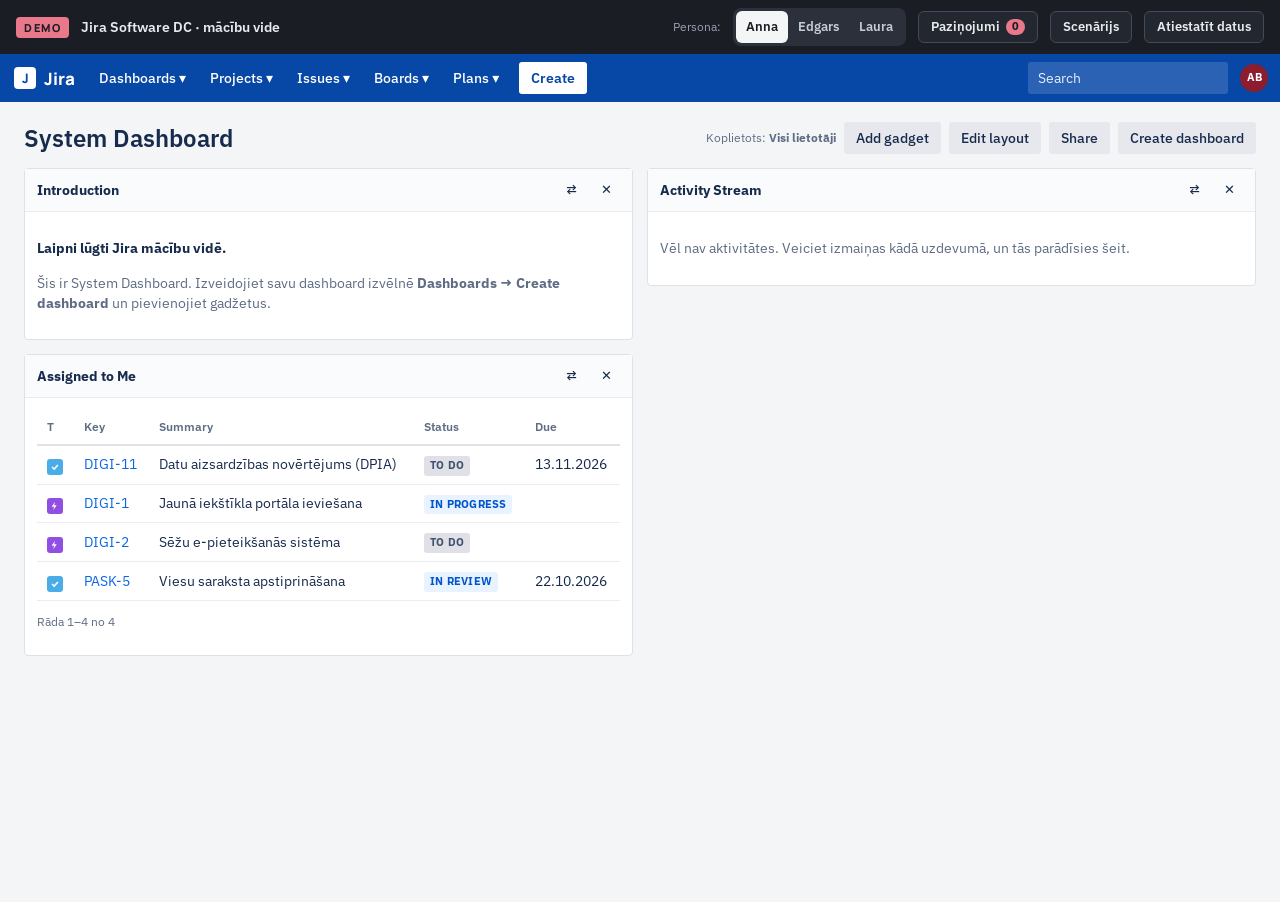
<file: presentations/jira-modulis-2/demo/index.html>
<!doctype html>
<html lang="lv">
<head>
<meta charset="utf-8">
<meta name="viewport" content="width=device-width,initial-scale=1,viewport-fit=cover">
<title>Jira mācību vide · 2. modulis</title>
<link rel="preconnect" href="https://fonts.googleapis.com">
<link rel="preconnect" href="https://fonts.gstatic.com" crossorigin>
<link rel="stylesheet" href="https://fonts.googleapis.com/css2?family=IBM+Plex+Sans:ital,wght@0,400;0,500;0,600;0,700;1,400&family=IBM+Plex+Mono:wght@400;500&family=Manrope:wght@700;800&display=swap">
<style>
/* Mācību smilškaste, kas atdarina Jira Software Data Center: projekti, dēļi, backlog, meklēšana,
   filtri, dashboard, Plans un Programs. Augšā demo josla (persona, paziņojumi, scenārijs, atiestatīšana).
   Viena gaiša tēma, jo tā atdarina Jira DC noklusējuma izskatu. */
:root{
  color-scheme:light;
  --bg:#F4F5F7; --surface:#FFFFFF; --ink:#172B4D; --muted:#5E6C84; --line:#DFE1E6; --line2:#EBECF0;
  --blue:#0C66E4; --blue-d:#0747A6; --blue-soft:#E9F2FF;
  --green:#216E4E; --green-soft:#DCFFF1; --amber:#7F5F01; --amber-soft:#FFF7D6; --amber-line:#E2B203;
  --red:#AE2E24; --red-soft:#FFECEB; --purple:#5E4DB2; --purple-soft:#F3F0FF;
  --claret:#8C1D2F; --demo:#1A1D24;
  --f:"IBM Plex Sans",system-ui,-apple-system,"Segoe UI",Roboto,sans-serif;
  --fm:"IBM Plex Mono",ui-monospace,Menlo,Consolas,monospace;
  --fd:"Manrope","IBM Plex Sans",system-ui,sans-serif;
}
*{box-sizing:border-box}
html,body{height:100%}
body{margin:0;background:var(--bg);color:var(--ink);font:14px/1.45 var(--f)}
button,input,select,textarea{font:inherit;color:inherit}
button{cursor:pointer}
:focus-visible{outline:2px solid var(--blue);outline-offset:2px}
a{color:var(--blue);text-decoration:none;cursor:pointer}
a:hover{text-decoration:underline}
.mono{font-family:var(--fm)}
.muted{color:var(--muted)}
.hidden{display:none!important}
.row{display:flex;gap:8px;align-items:center;flex-wrap:wrap}
.sp{flex:1}

/* Demo josla */
#demobar{position:sticky;top:0;z-index:60;background:var(--demo);color:#E9EAEE;display:flex;align-items:center;gap:12px;flex-wrap:wrap;padding:8px 16px;padding-top:calc(8px + env(safe-area-inset-top,0px))}
#demobar .badge{font:800 11px/1 var(--fd);letter-spacing:.14em;text-transform:uppercase;background:#E8788A;color:#1A1D24;padding:5px 8px;border-radius:4px}
#demobar .ttl{font-weight:600;white-space:nowrap}
.seg{display:inline-flex;background:#2C303A;border-radius:8px;padding:3px;flex-wrap:wrap}
.seg button{border:0;background:transparent;color:#C9CCD4;padding:6px 10px;border-radius:6px;font-weight:600;font-size:13px;min-height:32px}
.seg button[aria-pressed="true"]{background:#F4F5F7;color:#1A1D24}
.dbtn{border:1px solid #444A57;background:#232730;color:#E9EAEE;border-radius:6px;padding:6px 12px;font-size:13px;font-weight:600;min-height:32px;display:inline-flex;align-items:center;gap:6px}
.dbtn:hover{border-color:#8A90A0}
.dbtn .cnt{background:#E8788A;color:#1A1D24;border-radius:999px;padding:0 6px;font-size:11px;font-weight:700}

/* Jira galvene */
.jnav{background:var(--blue-d);color:#fff;display:flex;align-items:center;gap:4px;padding:0 12px;min-height:48px;flex-wrap:wrap;position:relative;z-index:30}
.jnav .logo{font:800 17px/1 var(--fd);display:flex;align-items:center;gap:8px;padding:0 10px 0 2px;color:#fff;white-space:nowrap}
.jnav .logo i{width:22px;height:22px;border-radius:4px;background:#fff;display:inline-grid;place-items:center;color:var(--blue-d);font-style:normal;font-size:13px}
.jnav .mi{position:relative}
.jnav .mi>button{background:transparent;border:0;color:#fff;font-weight:500;padding:12px 10px;border-radius:3px}
.jnav .mi>button:hover,.jnav .mi>button[aria-expanded="true"]{background:#ffffff26}
.jnav .create{background:#fff;color:var(--blue-d);border:0;border-radius:3px;padding:6px 12px;font-weight:600;margin-left:6px}
.jnav .create:hover{background:#DEEBFF}
.jnav input[type=search]{width:200px;max-width:40vw;background:#ffffff26;border:0;color:#fff;border-radius:3px;padding:6px 10px;min-height:32px}
.jnav input[type=search]::placeholder{color:#E6EEFF}
.jnav input[type=search]:focus{background:#fff;color:var(--ink);outline:none}
.av{width:28px;height:28px;border-radius:50%;display:inline-grid;place-items:center;font-size:11px;font-weight:700;color:#fff;flex:none}
.av.sm{width:22px;height:22px;font-size:9px}
.av.none{background:#DFE1E6;color:#5E6C84}
.menu{position:absolute;top:100%;left:0;min-width:260px;background:#fff;color:var(--ink);border-radius:4px;box-shadow:0 8px 24px rgb(9 30 66 / .25);padding:6px 0;z-index:70}
.menu .h{font-size:11px;font-weight:700;text-transform:uppercase;color:var(--muted);padding:8px 14px 4px;letter-spacing:.04em}
.menu a,.menu button.mitem{display:flex;gap:8px;align-items:center;width:100%;text-align:left;background:none;border:0;padding:8px 14px;color:var(--ink);text-decoration:none}
.menu a:hover,.menu button.mitem:hover{background:var(--blue-soft)}
.menu hr{border:0;border-top:1px solid var(--line);margin:6px 0}

/* Izkārtojums */
#main{display:flex;min-height:calc(100vh - 100px)}
#app{flex:1;min-width:0}
#drawer{width:380px;flex:none;background:var(--surface);border-left:1px solid var(--line);overflow-y:auto;max-height:calc(100vh - 52px);position:sticky;top:52px}
@media (max-width:900px){#drawer{position:fixed;inset:52px 0 0 auto;width:min(380px,92vw);z-index:65;box-shadow:-8px 0 24px rgb(9 30 66 / .18)}}
.page{padding:20px 24px 48px;max-width:1400px}
@media (max-width:640px){.page{padding:16px}}
.crumbs{font-size:13px;color:var(--muted);margin-bottom:6px}
h1.pt{font:600 24px/1.25 var(--f);margin:0 0 16px}
h2.st{font:600 16px/1.3 var(--f);margin:20px 0 10px}
.shell{display:flex;min-height:calc(100vh - 100px)}
.side{width:232px;flex:none;background:#FAFBFC;border-right:1px solid var(--line);padding:16px 8px}
.side .pj{display:flex;gap:10px;align-items:center;padding:4px 8px 16px}
.side .pj b{display:block;font-size:14px;line-height:1.2}
.side .pj small{color:var(--muted);font-size:12px}
.side a{display:flex;gap:10px;align-items:center;padding:8px 10px;border-radius:3px;color:var(--ink);text-decoration:none}
.side a:hover{background:#EBECF0}
.side a[aria-current="page"]{background:var(--blue-soft);color:var(--blue)}
.pico{width:32px;height:32px;border-radius:4px;display:grid;place-items:center;color:#fff;font:800 13px/1 var(--fd);flex:none}
@media (max-width:760px){.shell{flex-direction:column}.side{width:auto;border-right:0;border-bottom:1px solid var(--line);display:flex;flex-wrap:wrap;gap:2px;padding:8px}.side .pj{width:100%;padding-bottom:6px}}

/* Pogas un lauki */
.btn{border:0;border-radius:3px;padding:6px 12px;font-weight:500;background:#091E420F;color:var(--ink);min-height:32px;display:inline-flex;align-items:center;gap:6px;white-space:nowrap}
.btn:hover{background:#091E4224}
.btn.primary{background:var(--blue);color:#fff}
.btn.primary:hover{background:var(--blue-d)}
.btn.subtle{background:transparent}
.btn.subtle:hover{background:#091E420F}
.btn.sm{padding:3px 8px;min-height:26px;font-size:13px}
.btn[disabled]{opacity:.5;cursor:not-allowed}
.btn.on{background:var(--blue-soft);color:var(--blue)}
input[type=text],input[type=search],input[type=date],input[type=number],select,textarea{border:2px solid var(--line);background:#FAFBFC;border-radius:3px;padding:6px 8px;width:100%;min-height:36px}
input:focus,select:focus,textarea:focus{border-color:var(--blue);background:#fff;outline:none}
textarea{min-height:96px;resize:vertical}
label.f{display:block;font-weight:600;font-size:12px;color:var(--muted);margin:0 0 4px}
label.f .req{color:var(--red)}
.field{display:flex;flex-direction:column;gap:2px;margin-bottom:14px}
.err{color:var(--red);font-size:12px}
.field.has-err input,.field.has-err select{border-color:var(--red);background:var(--red-soft)}
.help{font-size:12px;color:var(--muted)}
.card{background:var(--surface);border:1px solid var(--line);border-radius:4px}

/* Statusi un ikonas */
.lz{display:inline-block;font-size:11px;font-weight:700;text-transform:uppercase;letter-spacing:.02em;padding:2px 6px;border-radius:3px;background:#DFE1E6;color:#42526E;white-space:nowrap}
.lz.ip{background:var(--blue-soft);color:#0055CC}
.lz.done{background:#DCFFF1;color:var(--green)}
.ti{width:16px;height:16px;border-radius:3px;display:inline-grid;place-items:center;flex:none;vertical-align:-3px}
.ti svg{width:10px;height:10px}
.pr{font-size:12px;font-weight:700;width:16px;display:inline-block;text-align:center}
.tag{display:inline-block;font-size:12px;background:#EBECF0;border-radius:3px;padding:1px 6px;margin:0 4px 4px 0}
.overdue{color:var(--red);font-weight:600}

/* Tabulas */
table.t{border-collapse:collapse;width:100%;background:#fff}
table.t th{text-align:left;font-size:12px;color:var(--muted);font-weight:600;border-bottom:2px solid var(--line);padding:8px 10px;white-space:nowrap}
table.t td{border-bottom:1px solid var(--line2);padding:8px 10px;vertical-align:middle}
table.t tr:hover td{background:#FAFBFC}
.tw{overflow-x:auto;border:1px solid var(--line);border-radius:4px;background:#fff}

/* Dēlis */
.bhead{display:flex;gap:12px;align-items:center;flex-wrap:wrap;margin-bottom:12px}
.qf{display:flex;gap:6px;flex-wrap:wrap;align-items:center;margin-bottom:14px}
.cols{display:grid;grid-auto-flow:column;grid-auto-columns:minmax(240px,1fr);gap:10px;overflow-x:auto;padding-bottom:8px}
.col{background:#F4F5F7;border:1px solid var(--line2);border-radius:4px;min-height:360px;display:flex;flex-direction:column}
.col h3{font-size:12px;text-transform:uppercase;color:var(--muted);margin:0;padding:10px 12px;display:flex;gap:6px;align-items:center;letter-spacing:.03em}
.col h3 .wip{margin-left:auto;font-weight:600}
.col.over{background:#FFECEB;border-color:#F87168}
.col.over h3 .wip{color:var(--red)}
.col .drop{flex:1;padding:0 8px 8px;display:flex;flex-direction:column;gap:6px}
.col.dragover{outline:2px dashed var(--blue);outline-offset:-4px}
.bcard{background:#fff;border-radius:3px;box-shadow:0 1px 1px rgb(9 30 66 / .25);padding:10px;cursor:grab;display:flex;flex-direction:column;gap:8px;border-left:3px solid transparent}
.bcard:hover{background:#FAFBFC}
.bcard.od{border-left-color:var(--red)}
.bcard .bot .mono{white-space:nowrap}
.bcard .bot{display:flex;gap:6px;align-items:center;font-size:12px;color:var(--muted)}

/* Backlog */
.sprint{background:#fff;border:1px solid var(--line);border-radius:4px;margin-bottom:14px}
.sprint .sh{display:flex;gap:10px;align-items:center;flex-wrap:wrap;padding:10px 12px;border-bottom:1px solid var(--line2);background:#FAFBFC}
.irow{display:flex;gap:8px;align-items:center;padding:7px 12px;border-bottom:1px solid var(--line2);flex-wrap:wrap}
.irow:last-child{border-bottom:0}
.irow .s{flex:1;min-width:180px}
.irow select{width:auto;min-height:28px;padding:2px 6px;font-size:12px}

/* Pieteikuma skats */
.iv{display:grid;grid-template-columns:minmax(0,1fr) 320px;gap:28px}
@media (max-width:980px){.iv{grid-template-columns:minmax(0,1fr)}}
@media (max-width:640px){dl.det{grid-template-columns:110px minmax(0,1fr)!important}}
.iv h1{font:600 22px/1.3 var(--f);margin:4px 0 12px}
.ops{display:flex;gap:6px;flex-wrap:wrap;margin-bottom:16px}
.mod{margin-bottom:22px}
.mod>h4{font-size:13px;font-weight:700;margin:0 0 8px;color:var(--ink);border-bottom:1px solid var(--line);padding-bottom:4px}
dl.det{display:grid;grid-template-columns:120px 1fr;gap:8px 12px;margin:0}
dl.det dt{color:var(--muted)}
dl.det dd{margin:0;min-width:0}
.desc{white-space:pre-wrap;background:#fff;border:1px solid transparent;border-radius:3px;padding:6px}
.desc:hover{border-color:var(--line)}
.tabs{display:flex;gap:2px;border-bottom:2px solid var(--line);margin-bottom:12px;flex-wrap:wrap}
.tabs button{background:none;border:0;padding:8px 12px;color:var(--muted);font-weight:600;border-bottom:2px solid transparent;margin-bottom:-2px}
.tabs button[aria-selected="true"]{color:var(--blue);border-bottom-color:var(--blue)}
.cmt{display:flex;gap:10px;padding:10px 0;border-bottom:1px solid var(--line2)}
.cmt .b{flex:1;min-width:0}
.cmt .who{font-size:13px}
.cmt .txt{white-space:pre-wrap;margin-top:4px}
.mention{background:var(--blue-soft);color:var(--blue);border-radius:3px;padding:0 3px;font-weight:600}
.att{display:inline-flex;gap:8px;align-items:center;border:1px solid var(--line);border-radius:4px;padding:8px 10px;margin:0 8px 8px 0;background:#fff;font-size:13px}
.hist td{font-size:13px}
.suggest{border:1px solid var(--line);border-radius:4px;background:#fff;box-shadow:0 4px 12px rgb(9 30 66 / .15);margin-top:4px;max-width:320px}
.suggest button{display:flex;gap:8px;align-items:center;width:100%;text-align:left;border:0;background:none;padding:6px 10px}
.suggest button:hover{background:var(--blue-soft)}

/* Meklēšana */
.sbar{display:flex;gap:8px;flex-wrap:wrap;align-items:center;margin-bottom:12px}
.sbar select{width:auto;min-width:130px}
.jql{font-family:var(--fm);font-size:13px;min-height:40px}
.sres{display:grid;grid-template-columns:220px minmax(0,1fr);gap:16px}
@media (max-width:860px){.sres{grid-template-columns:minmax(0,1fr)}}
.flist a{display:block;padding:6px 8px;border-radius:3px;color:var(--ink);text-decoration:none}
.flist a:hover{background:#EBECF0}
.flist a[aria-current="page"]{background:var(--blue-soft);color:var(--blue)}
.flist .h{font-size:11px;font-weight:700;text-transform:uppercase;color:var(--muted);margin:14px 8px 4px}

/* Dashboard */
.dgrid{display:grid;gap:14px}
@media (max-width:760px){.dgrid{grid-template-columns:1fr!important}}
.gad{background:#fff;border:1px solid var(--line);border-radius:4px;min-width:0}
.gad .gh{display:flex;gap:8px;align-items:center;padding:8px 12px;border-bottom:1px solid var(--line2);background:#FAFBFC}
.gad .gh b{flex:1;font-size:14px}
.gad .gb{padding:12px;overflow-x:auto}
.cat{display:grid;grid-template-columns:repeat(auto-fill,minmax(220px,1fr));gap:10px}
.cat .card{padding:12px;display:flex;flex-direction:column;gap:8px}
.legend{display:flex;flex-direction:column;gap:4px;font-size:13px}
.legend i{display:inline-block;width:10px;height:10px;border-radius:2px;margin-right:6px}

/* Plāns */
.ptool{display:flex;gap:8px;align-items:center;flex-wrap:wrap;margin-bottom:12px}
.plan{overflow:auto;border:1px solid var(--line);border-radius:4px;background:#fff;max-height:calc(100vh - 260px);position:relative}
.prow{display:flex;height:40px;border-bottom:1px solid var(--line2)}
.prow.hd{position:sticky;top:0;z-index:5;background:#FAFBFC;height:44px;font-size:12px;color:var(--muted);font-weight:600}
.pl{position:sticky;left:0;z-index:3;background:inherit;display:flex;flex:none;border-right:2px solid var(--line)}
.prow{background:#fff}
.prow.hd .pl{background:#FAFBFC;z-index:6}
.pc{padding:0 8px;display:flex;align-items:center;gap:6px;border-right:1px solid var(--line2);overflow:hidden;white-space:nowrap;flex:none}
.pc.scope{width:340px}
.pc.w1{width:150px}.pc.w2{width:110px}.pc.w3{width:120px}
.pc select,.pc input{min-height:28px;padding:2px 4px;font-size:12px;border-width:1px}
.pc.chg{background:#FFF7D6;box-shadow:inset 3px 0 0 var(--amber-line)}
.tl{position:relative;flex:none}
.tl .wk{position:absolute;top:0;bottom:0;border-left:1px solid var(--line2)}
.tl .wkl{position:absolute;top:4px;font-size:11px;color:var(--muted);white-space:nowrap}
.tl .mol{position:absolute;top:22px;font-size:11px;font-weight:700;color:var(--ink);white-space:nowrap}
.today{position:absolute;top:0;bottom:0;width:2px;background:#E8788A;z-index:2;pointer-events:none}
.bar{position:absolute;top:9px;height:22px;border-radius:4px;background:#8FB8F6;cursor:grab;display:flex;align-items:center;touch-action:none;font-size:11px;color:#09326C;padding:0 8px;white-space:nowrap;overflow:visible}
.bar.epic{background:#B8ACF6;color:#352C63}
.bar.done{background:#7EE2B8;color:#164B35}
.bar.chg{outline:2px solid var(--amber-line)}
.bar .rz{position:absolute;right:-2px;top:0;bottom:0;width:10px;cursor:ew-resize}
.bar .rzl{position:absolute;left:-2px;top:0;bottom:0;width:10px;cursor:ew-resize}
.warn{color:#B65C02;font-weight:700}
.wbadge{background:#FFF7D6;color:#7F5F01;border:1px solid var(--amber-line)}
.pbar{height:8px;background:#EBECF0;border-radius:4px;overflow:hidden;display:flex}
.pbar i{display:block;height:100%}
.depsvg{position:absolute;left:0;top:0;pointer-events:none;z-index:2}

/* Logi */
.ov{position:fixed;inset:0;background:rgb(9 30 66 / .54);z-index:80;display:flex;align-items:flex-start;justify-content:center;padding:6vh 16px;overflow-y:auto}
.dlg{background:#fff;border-radius:4px;width:min(640px,100%);box-shadow:0 12px 40px rgb(9 30 66 / .3)}
.dlg.wide{width:min(900px,100%)}
.dlg header{padding:16px 20px 8px;display:flex;align-items:center;gap:8px}
.dlg header h2{font:600 20px/1.3 var(--f);margin:0;flex:1}
.dlg .bd{padding:8px 20px 4px;max-height:66vh;overflow-y:auto}
.dlg footer{padding:12px 20px 16px;display:flex;gap:8px;justify-content:flex-end;align-items:center;flex-wrap:wrap;border-top:1px solid var(--line2)}
.steps{display:flex;gap:6px;margin-bottom:14px;flex-wrap:wrap}
.steps span{font-size:12px;padding:3px 8px;border-radius:999px;background:#EBECF0;color:var(--muted)}
.steps span.on{background:var(--blue);color:#fff}
.flag{position:fixed;left:16px;bottom:16px;z-index:90;background:#fff;border-left:4px solid var(--green);box-shadow:0 8px 24px rgb(9 30 66 / .25);border-radius:4px;padding:12px 16px;max-width:min(420px,calc(100vw - 32px))}
.flag.warnf{border-left-color:var(--amber-line)}

/* Drawer */
#drawer .dh{display:flex;align-items:center;gap:8px;padding:14px 16px;border-bottom:1px solid var(--line);position:sticky;top:0;background:#fff}
#drawer .dh b{flex:1;font:800 15px/1.2 var(--fd)}
.note{border-bottom:1px solid var(--line2);padding:12px 16px;font-size:13px}
.note .to{font-weight:600}
.scn h3{font:800 13px/1.3 var(--fd);margin:16px 16px 6px;color:var(--claret);text-transform:uppercase;letter-spacing:.06em}
.scn ol{margin:0;padding:0 16px 0 36px;font-size:13px}
.scn li{margin-bottom:6px}
.empty{padding:40px 16px;text-align:center;color:var(--muted)}
</style>
</head>
<body>
<div id="demobar">
  <span class="badge">Demo</span>
  <span class="ttl">Jira Software DC · mācību vide</span>
  <span class="sp"></span>
  <span style="font-size:12px;color:#9AA0AE">Persona:</span>
  <div class="seg" id="personas" role="group" aria-label="Persona"></div>
  <button class="dbtn" data-act="drawer" data-v="notif">Paziņojumi <span class="cnt" id="ncnt">0</span></button>
  <button class="dbtn" data-act="drawer" data-v="scn">Scenārijs</button>
  <button class="dbtn" data-act="reset">Atiestatīt datus</button>
</div>
<nav class="jnav" id="jnav" aria-label="Jira"></nav>
<div id="main">
  <div id="app"></div>
  <aside id="drawer" class="hidden" aria-label="Demo panelis"></aside>
</div>
<div id="modal"></div>
<div id="flagbox"></div>

<script>
"use strict";
const KEY='jira-dc-demo-m2-v1';
const TODAY='2026-10-19';
const USERS={
  anna:{name:'Anna Bērziņa',role:'Projekta vadītāja · Plan administratore',ini:'AB',color:'#8C1D2F',planAdmin:true},
  edgars:{name:'Edgars Krūmiņš',role:'Izstrādātājs',ini:'EK',color:'#0C66E4',planAdmin:false},
  laura:{name:'Laura Jansone',role:'Komunikācijas speciāliste',ini:'LJ',color:'#216E4E',planAdmin:false},
  maris:{name:'Māris Kalniņš',role:'IKT speciālists',ini:'MK',color:'#5E4DB2',planAdmin:false}
};
const PERSONAS=['anna','edgars','laura'];
const STATUSES=['To Do','In Progress','In Review','Done'];
const CAT={'To Do':'todo','In Progress':'ip','In Review':'ip','Done':'done'};
const TRANS={ // pārejas pogas pieteikuma skatā, kā Jira DC darba plūsmā
  'To Do':[['Start Progress','In Progress'],['Done','Done']],
  'In Progress':[['Send to Review','In Review'],['Stop Progress','To Do']],
  'In Review':[['Done','Done'],['Back to In Progress','In Progress']],
  'Done':[['Reopen','To Do']]
};
const TYPES={
  Epic:{c:'#904EE2',p:'<path d="M6 1 2 7h3l-1 4 4-6H5z" fill="#fff"/>'},
  Story:{c:'#63BA3C',p:'<path d="M3 1h6v10L6 8.5 3 11z" fill="#fff"/>'},
  Task:{c:'#4BADE8',p:'<path d="m2.5 6 2.5 2.5 4.5-5" stroke="#fff" stroke-width="1.8" fill="none"/>'},
  Bug:{c:'#E5493A',p:'<circle cx="6" cy="6" r="3" fill="#fff"/>'},
  'Sub-task':{c:'#4BADE8',p:'<rect x="2" y="2" width="4" height="4" fill="none" stroke="#fff" stroke-width="1.4"/><rect x="6" y="6" width="4" height="4" fill="#fff"/>'}
};
const PRI={Highest:['⇈','#CD1317'],High:['↑','#E9494A'],Medium:['=','#E97F33'],Low:['↓','#2D8738'],Lowest:['⇊','#57A55A']};
const PROJECTS={
  DIGI:{key:'DIGI',name:'Digitālo pakalpojumu attīstība',kind:'Scrum',lead:'anna',color:'#0C66E4',board:'DIGI dēlis'},
  PASK:{key:'PASK',name:'Pasākumu organizēšana',kind:'Kanban',lead:'laura',color:'#216E4E',board:'PASK Kanban dēlis'}
};
const SYSF=[ // Jira DC sistēmas filtri
  ['my','My open issues','assignee = currentUser() AND resolution = Unresolved ORDER BY priority DESC, updated DESC'],
  ['rep','Reported by me','reporter = currentUser() ORDER BY created DESC'],
  ['all','All issues','ORDER BY created DESC'],
  ['open','Open issues','resolution = Unresolved ORDER BY priority DESC, updated DESC'],
  ['done','Done issues','statusCategory = Done ORDER BY updated DESC'],
  ['cre','Created recently','created >= -7d ORDER BY created DESC'],
  ['upd','Updated recently','updated >= -7d ORDER BY updated DESC']
];

/* ---------- Sākuma dati ---------- */
function seed(){
  const I=[];
  const add=(o)=>{I.push(Object.assign({reporter:'anna',priority:'Medium',labels:[],sprint:null,epic:null,parent:null,due:null,ts:null,te:null,sp:null,
    status:'To Do',assignee:null,desc:'',created:'2026-10-01',updated:'2026-10-14',comments:[],atts:[],hist:[],links:[],watchers:[],est:null,rem:null,wl:[]},o));};
  add({key:'DIGI-1',type:'Epic',epicName:'Iekštīkls',summary:'Jaunā iekštīkla portāla ieviešana',assignee:'anna',status:'In Progress',ts:'2026-09-01',te:'2026-12-18',created:'2026-08-20',
    desc:'Mērķis: viens iekštīkls visiem darbiniekiem ar ziņām, darbinieku katalogu un sēžu kalendāru.\nRezultāts līdz 18.12.2026.'});
  add({key:'DIGI-2',type:'Epic',epicName:'Sēžu e-pieteikšanās',summary:'Sēžu e-pieteikšanās sistēma',assignee:'anna',ts:'2026-10-26',te:'2027-01-29',created:'2026-09-15',
    desc:'Elektroniska pieteikšanās sēžu apmeklējumam viesiem un medijiem.'});
  add({key:'DIGI-3',type:'Story',summary:'Iekštīkla sākumlapas dizaina saskaņošana',epic:'DIGI-1',assignee:'laura',status:'Done',sprint:'s1',sp:3,ts:'2026-09-28',te:'2026-10-09',due:'2026-10-09',created:'2026-09-20',updated:'2026-10-09'});
  add({key:'DIGI-4',type:'Story',summary:'Darbinieku kataloga meklēšana',epic:'DIGI-1',assignee:'edgars',status:'In Progress',sprint:'s2',sp:5,priority:'High',ts:'2026-10-12',te:'2026-10-23',due:'2026-10-23',labels:['iekštīkls'],
    desc:'Kā darbinieks es vēlos atrast kolēģi pēc vārda vai struktūrvienības, lai ātri sazinātos.\n\nPieņemšanas kritēriji:\n- meklē pēc vārda, uzvārda, amata\n- filtrs pēc struktūrvienības\n- rezultāts 1 sekundes laikā',
    comments:[{who:'anna',when:'2026-10-14 10:12',body:'Lūdzu, vispirms saskaņojiet lauku sarakstu ar Personāla nodaļu.'}],
    atts:[{name:'kataloga-skice.png',size:'214 KB',who:'laura',when:'2026-10-13'}],watchers:['anna'],est:960,rem:600,wl:[{who:'edgars',when:'2026-10-15',min:360,desc:'Meklēšanas lauku saraksts un pirmā versija'}]});
  add({key:'DIGI-5',type:'Task',summary:'Lietotāju lomu un piekļuves tiesību matrica',epic:'DIGI-1',assignee:'maris',status:'In Review',sprint:'s2',sp:3,ts:'2026-10-12',te:'2026-10-21',due:'2026-10-21',labels:['drošība']});
  add({key:'DIGI-6',type:'Bug',summary:'Kalendārs nerāda Saeimas sēdes mobilajā skatā',epic:'DIGI-1',assignee:'edgars',sprint:'s2',sp:2,priority:'Highest',ts:'2026-10-13',te:'2026-10-16',due:'2026-10-16',
    desc:'Telefonā (iOS, Safari) sēžu kalendārs ir tukšs. Datorā viss redzams.\nSoļi: atver iekštīklu telefonā → Kalendārs.',est:480,rem:480});
  add({key:'DIGI-7',type:'Story',summary:'Ziņu sadaļas migrācija no vecā portāla',epic:'DIGI-1',assignee:'laura',sprint:'s2',sp:8,ts:'2026-10-19',te:'2026-12-31',due:'2026-12-31',labels:['iekštīkls','saturs']});
  add({key:'DIGI-8',type:'Sub-task',summary:'Meklēšanas filtrs pēc struktūrvienības',parent:'DIGI-4',assignee:'edgars',status:'In Progress',sprint:'s2',ts:'2026-10-14',te:'2026-10-20'});
  add({key:'DIGI-9',type:'Sub-task',summary:'Testēšana ar 3 struktūrvienībām',parent:'DIGI-4',assignee:'maris',sprint:'s2',ts:'2026-10-21',te:'2026-10-23'});
  add({key:'DIGI-10',type:'Story',summary:'Pieteikšanās forma sēdes apmeklējumam',epic:'DIGI-2',assignee:'edgars',sp:5,ts:'2026-11-02',te:'2026-11-27',due:'2026-11-27',links:[{type:'is blocked by',key:'DIGI-11'}]});
  add({key:'DIGI-11',type:'Task',summary:'Datu aizsardzības novērtējums (DPIA)',epic:'DIGI-2',assignee:'anna',sp:3,priority:'High',ts:'2026-10-26',te:'2026-11-13',due:'2026-11-13',labels:['VDAR'],links:[{type:'blocks',key:'DIGI-10'}]});
  add({key:'DIGI-12',type:'Story',summary:'Apmācību video darbiniekiem par iekštīklu',epic:'DIGI-1',assignee:'laura',sprint:'s3',sp:3,ts:'2026-10-26',te:'2026-11-06',due:'2026-11-06'});
  add({key:'PASK-1',type:'Epic',epicName:'Atvērto durvju diena',summary:'Atvērto durvju diena 2026',reporter:'laura',assignee:'laura',status:'In Progress',ts:'2026-10-01',te:'2026-11-18',created:'2026-09-25'});
  add({key:'PASK-2',type:'Task',summary:'Telpu rezervācija pasākumam',reporter:'laura',epic:'PASK-1',assignee:'maris',status:'Done',ts:'2026-10-01',te:'2026-10-08',due:'2026-10-08',updated:'2026-10-08'});
  add({key:'PASK-3',type:'Task',summary:'Ielūgumu dizains un druka',reporter:'laura',epic:'PASK-1',assignee:'laura',status:'In Progress',ts:'2026-10-12',te:'2026-10-24',due:'2026-10-24'});
  add({key:'PASK-4',type:'Task',summary:'Apsardzes un caurlaižu saskaņošana',reporter:'laura',epic:'PASK-1',assignee:'maris',ts:'2026-10-26',te:'2026-11-06',due:'2026-11-06',links:[{type:'is blocked by',key:'PASK-5'}]});
  add({key:'PASK-5',type:'Task',summary:'Viesu saraksta apstiprināšana',reporter:'laura',epic:'PASK-1',assignee:'anna',status:'In Review',ts:'2026-10-14',te:'2026-10-22',due:'2026-10-22',links:[{type:'blocks',key:'PASK-4'}]});
  add({key:'PASK-6',type:'Task',summary:'Ēdināšanas iepirkuma pieteikums',reporter:'laura',epic:'PASK-1',priority:'High',ts:'2026-10-09',te:'2026-10-16',due:'2026-10-16'});
  add({key:'PASK-7',type:'Task',summary:'Fotogrāfa pieteikšana',reporter:'laura',epic:'PASK-1',assignee:'laura',status:'In Progress',ts:'2026-10-15',te:'2026-10-30',due:'2026-10-30'});
  add({key:'PASK-8',type:'Task',summary:'Ekskursiju maršruta apraksts',reporter:'laura',epic:'PASK-1',assignee:'edgars',status:'In Progress',ts:'2026-10-15',te:'2026-11-04',due:'2026-11-04'});
  I.forEach(i=>{ if(i.status==='Done') i.resolution='Done'; i.hist.push({who:i.reporter,when:i.created+' 09:00',field:'Created',from:'',to:''}); });
  return {
    persona:'anna', issues:I, seq:{DIGI:12,PASK:8},
    sprints:{s1:{id:'s1',name:'DIGI Sprint 1',start:'2026-09-28',end:'2026-10-11',state:'closed',goal:'Dizains un pamatstruktūra'},
             s2:{id:'s2',name:'DIGI Sprint 2',start:'2026-10-12',end:'2026-10-25',state:'active',goal:'Darbinieku katalogs un piekļuves tiesības'},
             s3:{id:'s3',name:'DIGI Sprint 3',start:'2026-10-26',end:'2026-11-08',state:'future',goal:''}},
    filters:[
      {id:'f1',name:'DIGI aktīvais sprints',jql:'project = DIGI AND sprint in openSprints() ORDER BY rank',owner:'anna',fav:true,share:'Project: DIGI'},
      {id:'f2',name:'Kavētie uzdevumi',jql:'duedate < now() AND statusCategory != Done ORDER BY duedate ASC',owner:'anna',fav:true,share:'Group: saeima-darbinieki'}
    ],
    dashboards:[
      {id:'d1',name:'System Dashboard',owner:'admin',share:'Visi lietotāji',cols:2,gadgets:[{id:'g1',type:'intro',col:0},{id:'g2',type:'assigned',col:0},{id:'g3',type:'activity',col:1}]},
      {id:'d2',name:'DIGI komandas dashboard',owner:'anna',share:'Project: DIGI',cols:2,gadgets:[{id:'g4',type:'pie',filter:'f1',stat:'status',col:0},{id:'g5',type:'sprint',col:1},{id:'g6',type:'twod',filter:'f1',col:0},{id:'g7',type:'filter',filter:'f2',col:1}]}
    ],
    plans:[
      {id:'p1',name:'Digitālo pakalpojumu plāns 2026',access:'Open',sources:[{t:'Board',v:'DIGI'}],excl:30,owner:'anna',program:null,draft:{},deps:[]},
      {id:'p2',name:'Pasākumu plāns 2026',access:'Open',sources:[{t:'Project',v:'PASK'}],excl:30,owner:'laura',program:null,draft:{},deps:[]}
    ],
    programs:[], notifs:[], activity:[], recent:['DIGI-4'], wipPASK:3, seqId:100
  };
}
let S; try{S=JSON.parse(localStorage.getItem(KEY))}catch(e){S=null}
if(!S||!S.issues) S=seed();
S.issues.forEach(i=>{if(!i.wl)i.wl=[];if(i.est===undefined){i.est=null;i.rem=null}});
const UI={more:null,menu:null,drawer:null,jql:null,mode:'basic',filter:null,qf:{},tab:'all',editDesc:false,dashEdit:false,planTab:'timeline',collapsed:{},modal:null,wOpen:false,wOnly:false,mention:null};
function save(){try{localStorage.setItem(KEY,JSON.stringify(S))}catch(e){}}

/* ---------- Palīgfunkcijas ---------- */
const $=s=>document.querySelector(s);
const esc=s=>String(s==null?'':s).replace(/[&<>"']/g,c=>({'&':'&amp;','<':'&lt;','>':'&gt;','"':'&quot;',"'":'&#39;'}[c]));
const me=()=>S.persona;
const U=k=>USERS[k];
const uname=k=>k?(USERS[k]?USERS[k].name:k):'Unassigned';
const av=(k,sm)=>k?`<span class="av${sm?' sm':''}" style="background:${U(k).color}" title="${esc(uname(k))}">${U(k).ini}</span>`:`<span class="av none${sm?' sm':''}" title="Unassigned">?</span>`;
const ti=t=>`<span class="ti" style="background:${TYPES[t].c}" title="${t}"><svg viewBox="0 0 12 12">${TYPES[t].p}</svg></span>`;
const pri=p=>`<span class="pr" style="color:${PRI[p][1]}" title="${p}">${PRI[p][0]}</span>`;
const lz=s=>`<span class="lz ${CAT[s]}">${esc(s)}</span>`;
const fmt=d=>{if(!d)return '';const [y,m,dd]=d.split('-');return `${dd}.${m}.${y}`};
const D=d=>new Date(d+'T00:00:00Z');
const iso=t=>new Date(t).toISOString().slice(0,10);
const addD=(d,n)=>iso(D(d).getTime()+n*864e5);
const diff=(a,b)=>Math.round((D(b)-D(a))/864e5);
const now=()=>{const t=new Date();return TODAY+' '+String(t.getHours()).padStart(2,'0')+':'+String(t.getMinutes()).padStart(2,'0')};
const get=k=>S.issues.find(i=>i.key===k);
// Laika formāts kā Jira: 1d = 8h, 1w = 5d
const fmtMin=m=>{if(m==null)return 'Not specified';if(m<=0)return '0m';const d=Math.floor(m/480),h=Math.floor(m%480/60),mi=m%60;return [d&&d+'d',h&&h+'h',mi&&mi+'m'].filter(Boolean).join(' ')};
const parseDur=t=>{t=String(t||'').trim().toLowerCase();if(!t)return null;const re=/^(\s*\d+(?:[.,]\d+)?\s*[wdhm]\s*)+$/;if(!re.test(t))return null;let m=0;t.replace(/(\d+(?:[.,]\d+)?)\s*([wdhm])/g,(a,n,u)=>{n=parseFloat(n.replace(',','.'));m+=n*({w:2400,d:480,h:60,m:1}[u])});return Math.round(m)};
const isOver=i=>i.due&&i.due<TODAY&&i.status!=='Done';
const projOf=i=>i.key.split('-')[0];
const kids=k=>S.issues.filter(i=>i.epic===k||i.parent===k);
function flag(msg,warn){$('#flagbox').innerHTML=`<div class="flag${warn?' warnf':''}" role="status">${msg}</div>`;clearTimeout(flag.t);flag.t=setTimeout(()=>$('#flagbox').innerHTML='',4200)}
function notify(to,subj,body){[...new Set(to.filter(Boolean))].forEach(u=>{if(u===me())return;S.notifs.unshift({to:u,subj,body,when:now()})})}
function act(key,text){S.activity.unshift({who:me(),key,text,when:now()});S.activity=S.activity.slice(0,40)}
function setField(i,field,val,label,via){
  const old=i[field];
  if(JSON.stringify(old)===JSON.stringify(val))return;
  const show=v=>field==='assignee'||field==='reporter'?uname(v):field==='sprint'?(v?S.sprints[v].name:''):Array.isArray(v)?v.join(', '):(field==='due'||field==='ts'||field==='te')?fmt(v):(v==null?'':v);
  i[field]=val;i.updated=TODAY;
  i.hist.unshift({who:me(),when:now(),field:label||field,from:show(old),to:show(val),via:via||''});
  if(field==='status'){i.resolution=val==='Done'?'Done':null;}
}

/* ---------- JQL ---------- */
function tokenize(q){
  const re=/\s*("(?:[^"\\]|\\.)*"|'[^']*'|!=|>=|<=|!~|[=<>~(),]|[\p{L}0-9_.\-]+(?:\(\))?)/gu;const out=[];let m;
  while((m=re.exec(q))){if(!m[1])break;out.push(m[1])}
  return out;
}
function jqlVal(field,v){
  if(v==null)return v;
  let s=v.replace(/^["']|["']$/g,'');
  const l=s.toLowerCase();
  if(l==='currentuser()')return me();
  if(l==='now()'||l==='startofday()')return TODAY;
  if(l==='endofweek()')return addD(TODAY,6);
  if(l==='startofweek()')return addD(TODAY,0);
  if(/^-?\d+[dw]$/.test(l)){const n=parseInt(l)*(l.endsWith('w')?7:1);return addD(TODAY,n)}
  if(/^\d{4}-\d{2}-\d{2}$/.test(s))return s;
  if(['assignee','reporter'].includes(field)){const u=Object.keys(USERS).find(k=>k===l||USERS[k].name.toLowerCase()===l||USERS[k].name.toLowerCase().split(' ')[0]===l);return u||s}
  return s;
}
const FIELDMAP={type:'type',issuetype:'type',project:'project',status:'status',statuscategory:'cat',assignee:'assignee',reporter:'reporter',priority:'priority',duedate:'due',due:'due',created:'created',updated:'updated',resolution:'resolution',labels:'labels',sprint:'sprint',text:'text',summary:'text','"epic link"':'epic',epic:'epic',parent:'parent',key:'key',issuekey:'key'};
function fieldVal(i,f){
  switch(f){case 'project':return projOf(i);case 'cat':return {todo:'To Do',ip:'In Progress',done:'Done'}[CAT[i.status]];
    case 'resolution':return i.resolution||'Unresolved';case 'text':return i.summary+' '+i.desc;
    case 'sprint':return i.sprint;default:return i[f]}
}
function parseJQL(q){
  const t=tokenize(q);let p=0;const groups=[[]];let order=null;
  const peek=()=>t[p],next=()=>t[p++];
  while(p<t.length){
    const w=peek();
    if(/^order$/i.test(w)){next();if(!/^by$/i.test(next()||''))throw 'Gaidīts "ORDER BY"';order=[];
      while(p<t.length){const f=next();let dir='ASC';if(/^(asc|desc)$/i.test(peek()||''))dir=next().toUpperCase();order.push([f.toLowerCase(),dir]);if(peek()===',')next();}
      break}
    if(/^and$/i.test(w)){next();continue}
    if(/^or$/i.test(w)){next();groups.push([]);continue}
    let fld=next();let fl=fld.toLowerCase();
    if(fl==='"epic'){fl='"epic link"';next()}
    const f=FIELDMAP[fl];if(!f)throw `Lauks "${fld.replace(/"/g,'')}" neeksistē vai jums nav tiesību to redzēt.`;
    let op=next();if(!op)throw 'Trūkst operatora pēc lauka '+fld;op=op.toLowerCase();
    if(op==='not'){op='not '+(next()||'').toLowerCase()}
    if(op==='is'){if(/^not$/i.test(peek()||'')){next();op='is not'}next();groups[groups.length-1].push({f,op,v:null});continue}
    let v;
    if(op==='in'||op==='not in'){const a=next();v=[];if(/\(\)$/.test(a||''))v=[a];else{if(a!=='(')throw 'Pēc IN gaidīta (';while(p<t.length&&peek()!==')'){const x=next();if(x!==',')v.push(x)}next()}
      if(v.length===1&&/^opensprints\(\)$/i.test(v[0]))v=['__open'];else v=v.map(x=>jqlVal(f,x))}
    else{const raw=next();if(raw==null)throw 'Trūkst vērtības laukam '+fld;v=jqlVal(f,raw)}
    if(f==='sprint'&&Array.isArray(v)&&v[0]==='__open')v=Object.values(S.sprints).filter(s=>s.state==='active').map(s=>s.id);
    else if(f==='sprint'&&!Array.isArray(v)){const sp=Object.values(S.sprints).find(s=>s.name.toLowerCase()===String(v).toLowerCase()||s.id===v);v=sp?sp.id:v}
    groups[groups.length-1].push({f,op,v});
  }
  return {groups,order};
}
function match(i,c){
  const x=fieldVal(i,c.f);const lc=a=>String(a==null?'':a).toLowerCase();
  if(c.op==='is')return x==null||x===''||(Array.isArray(x)&&!x.length)||(c.f==='resolution'&&x==='Unresolved');
  if(c.op==='is not')return !(x==null||x===''||(Array.isArray(x)&&!x.length)||(c.f==='resolution'&&x==='Unresolved'));
  if(Array.isArray(x)){const has=v=>x.map(lc).includes(lc(v));
    if(c.op==='='||c.op==='~')return has(c.v);if(c.op==='!=')return !has(c.v);if(c.op==='in')return c.v.some(has);if(c.op==='not in')return !c.v.some(has);return false}
  switch(c.op){
    case '=':return lc(x)===lc(c.v);case '!=':return lc(x)!==lc(c.v);
    case '~':return lc(x).includes(lc(c.v));case '!~':return !lc(x).includes(lc(c.v));
    case 'in':return c.v.map(lc).includes(lc(x));case 'not in':return !c.v.map(lc).includes(lc(x));
    case '<':return x!=null&&x!==''&&x<c.v;case '<=':return x!=null&&x!==''&&x<=c.v;
    case '>':return x!=null&&x!==''&&x>c.v;case '>=':return x!=null&&x!==''&&x>=c.v;
  }
  throw 'Nezināms operators '+c.op;
}
const PRANK={Highest:5,High:4,Medium:3,Low:2,Lowest:1};
function runJQL(q){
  const {groups,order}=parseJQL(q||'');
  let r=S.issues.filter(i=>groups.some(g=>g.every(c=>match(i,c))));
  const ord=order||[['created','DESC']];
  r.sort((a,b)=>{for(const [f,d] of ord){let fa,fb;
      if(f==='priority'){fa=PRANK[a.priority];fb=PRANK[b.priority]}else if(f==='rank'||f==='key'){fa=+a.key.split('-')[1]+(projOf(a)==='PASK'?1000:0);fb=+b.key.split('-')[1]+(projOf(b)==='PASK'?1000:0)}
      else{const ff=FIELDMAP[f]||f;fa=fieldVal(a,ff)||'';fb=fieldVal(b,ff)||''}
      if(fa<fb)return d==='ASC'?-1:1;if(fa>fb)return d==='ASC'?1:-1}return 0});
  return r;
}
function filterById(id){if(!id)return null;const s=SYSF.find(f=>f[0]===id);if(s)return {id,name:s[1],jql:s[2],owner:'system',sys:true};return S.filters.find(f=>f.id===id)}

/* ---------- Galvene ---------- */
function renderNav(){
  const dl=S.dashboards.map(d=>`<a href="#/dash/${d.id}">${esc(d.name)}</a>`).join('');
  const fav=S.filters.filter(f=>f.fav).map(f=>`<a href="#/search?filter=${f.id}">★ ${esc(f.name)}</a>`).join('');
  const menus={
    dash:`<div class="h">Dashboards</div>${dl}<hr><a href="#/dashboards">View all dashboards</a><button class="mitem" data-act="newdash">Create dashboard</button>`,
    proj:`<div class="h">Recent projects</div>${Object.values(PROJECTS).map(p=>`<a href="#/board/${p.key}"><span class="pico" style="width:22px;height:22px;font-size:9px;background:${p.color}">${p.key.slice(0,2)}</span>${esc(p.name)} (${p.key})</a>`).join('')}<hr><a href="#/projects">View all projects</a>`,
    iss:`<a href="#/search">Search for issues</a><hr><div class="h">Filters</div><a href="#/search?filter=my">My open issues</a><a href="#/search?filter=rep">Reported by me</a>${fav}<hr><a href="#/filters">Manage filters</a>`,
    brd:`<div class="h">Recent boards</div>${Object.values(PROJECTS).map(p=>`<a href="#/board/${p.key}">${esc(p.board)}</a>`).join('')}<hr><a href="#/projects">View all boards</a>`,
    plan:`<div class="h">Plans</div>${S.plans.map(p=>`<a href="#/plan/${p.id}">${esc(p.name)}</a>`).join('')}${S.programs.length?'<div class="h">Programs</div>'+S.programs.map(p=>`<a href="#/program/${p.id}">${esc(p.name)}</a>`).join(''):''}<hr><a href="#/plans">View all plans</a><button class="mitem" data-act="newplan">Create plan</button><button class="mitem" data-act="newprog">Create program</button>`
  };
  const mi=(id,l)=>`<div class="mi"><button data-act="menu" data-v="${id}" aria-expanded="${UI.menu===id}" aria-haspopup="true">${l} ▾</button>${UI.menu===id?`<div class="menu">${menus[id]}</div>`:''}</div>`;
  $('#jnav').innerHTML=`<a class="logo" href="#/dash/d1"><i>J</i>Jira</a>${mi('dash','Dashboards')}${mi('proj','Projects')}${mi('iss','Issues')}${mi('brd','Boards')}${mi('plan','Plans')}
   <button class="create" data-act="create">Create</button><span class="sp"></span>
   <input type="search" id="qs" placeholder="Search" aria-label="Meklēt pieteikumus" autocomplete="off">
   <span style="margin-left:8px">${av(me())}</span>`;
  $('#personas').innerHTML=PERSONAS.map(k=>`<button data-act="persona" data-v="${k}" aria-pressed="${S.persona===k}" title="${esc(U(k).role)}">${esc(U(k).name.split(' ')[0])}</button>`).join('');
  $('#ncnt').textContent=S.notifs.length;
}

/* ---------- Maršruti ---------- */
function route(){
  const h=location.hash.replace(/^#\/?/,'')||'dash/d1';
  const [path,qs]=h.split('?');const parts=path.split('/');const q=new URLSearchParams(qs||'');
  return {parts,q};
}
function render(){
  renderNav();
  const {parts,q}=route();const a=$('#app');const p0=parts[0];
  let html='';
  try{
    if(p0==='dash')html=pDash(parts[1]||'d1');
    else if(p0==='dashboards')html=pDashList();
    else if(p0==='projects')html=pProjects();
    else if(p0==='board')html=shell(parts[1],'board',pBoard(parts[1]));
    else if(p0==='backlog')html=shell(parts[1],'backlog',pBacklog(parts[1]));
    else if(p0==='reports')html=shell(parts[1],'reports',pReports(parts[1]));
    else if(p0==='issue')html=pIssue(parts[1]);
    else if(p0==='search')html=pSearch(q);
    else if(p0==='filters')html=pFilters();
    else if(p0==='plans')html=pPlans();
    else if(p0==='plan')html=pPlan(parts[1]);
    else if(p0==='program')html=pProgram(parts[1]);
    else html='<div class="page"><div class="empty">Lapa nav atrasta.</div></div>';
  }catch(e){console.error(e);html='<div class="page"><div class="empty">Kļūda: '+esc(e.message||e)+'</div></div>'}
  a.innerHTML=html;
  renderDrawer();renderModal();
  if(p0==='plan')drawDeps();
}

/* ---------- Dashboards ---------- */
function gadgetBody(g){
  const f=filterById(g.filter);
  const list=(arr,empty)=>arr.length?`<table class="t"><tr><th>T</th><th>Key</th><th>Summary</th><th>Status</th><th>Due</th></tr>${arr.slice(0,8).map(i=>`<tr><td>${ti(i.type)}</td><td><a href="#/issue/${i.key}">${i.key}</a></td><td>${esc(i.summary)}</td><td>${lz(i.status)}</td><td class="${isOver(i)?'overdue':''}">${fmt(i.due)}</td></tr>`).join('')}</table><p class="help">Rāda 1–${Math.min(8,arr.length)} no ${arr.length}</p>`:`<p class="muted">${empty}</p>`;
  switch(g.type){
    case 'intro':return `<p><b>Laipni lūgti Jira mācību vidē.</b></p><p class="muted">Šis ir System Dashboard. Izveidojiet savu dashboard izvēlnē <b>Dashboards → Create dashboard</b> un pievienojiet gadžetus.</p>`;
    case 'assigned':return list(runJQL('assignee = currentUser() AND resolution = Unresolved ORDER BY priority DESC'),'Jums nav piešķirtu atvērtu uzdevumu.');
    case 'filter':return f?list(runJQL(f.jql),'Filtram nav rezultātu.'):'<p class="muted">Izvēlieties filtru gadžeta iestatījumos.</p>';
    case 'activity':return S.activity.length?S.activity.slice(0,8).map(a=>`<div class="cmt">${av(a.who,1)}<div class="b"><div class="who"><b>${esc(uname(a.who))}</b> ${esc(a.text)} <a href="#/issue/${a.key}">${a.key}</a></div><div class="help">${esc(a.when)}</div></div></div>`).join(''):'<p class="muted">Vēl nav aktivitātes. Veiciet izmaiņas kādā uzdevumā, un tās parādīsies šeit.</p>';
    case 'pie':{if(!f)return '<p class="muted">Izvēlieties filtru.</p>';const r=runJQL(f.jql);const by={};r.forEach(i=>{const k=g.stat==='assignee'?uname(i.assignee):g.stat==='priority'?i.priority:i.status;by[k]=(by[k]||0)+1});
      const SC={'To Do':'#8590A2','In Progress':'#0C66E4','In Review':'#E2B203','Done':'#1F845A'};const ent=Object.entries(by);const cols=g.stat==='status'?ent.map(([k])=>SC[k]):['#0C66E4','#E2B203','#1F845A','#8C1D2F','#5E4DB2','#8590A2'];let acc=0;const tot=r.length||1;
      const arcs=ent.map(([k,v],n)=>{const a0=acc/tot*2*Math.PI,a1=(acc+v)/tot*2*Math.PI;acc+=v;const L=a1-a0>Math.PI?1:0;
        const p=ent.length===1?`<circle cx="60" cy="60" r="56" fill="${cols[n%cols.length]}"/>`:`<path d="M60 60 L${60+56*Math.sin(a0)} ${60-56*Math.cos(a0)} A56 56 0 ${L} 1 ${60+56*Math.sin(a1)} ${60-56*Math.cos(a1)}Z" fill="${cols[n%cols.length]}" stroke="#fff" stroke-width="2"/>`;return p}).join('');
      return `<div class="row" style="gap:20px;align-items:center"><svg width="120" height="120" viewBox="0 0 120 120" role="img" aria-label="Sektoru diagramma">${arcs}</svg><div class="legend">${ent.map(([k,v],n)=>`<span><i style="background:${cols[n%cols.length]}"></i>${esc(k)}: <b>${v}</b> (${Math.round(v/tot*100)}%)</span>`).join('')}</div></div><p class="help">Filtrs: ${esc(f.name)} · Statistika: ${g.stat==='assignee'?'Assignee':g.stat==='priority'?'Priority':'Status'}</p>`}
    case 'twod':{if(!f)return '<p class="muted">Izvēlieties filtru.</p>';const r=runJQL(f.jql);const us=[...new Set(r.map(i=>i.assignee))];
      return `<table class="t"><tr><th>Assignee</th>${STATUSES.map(s=>`<th>${s}</th>`).join('')}<th>T:</th></tr>${us.map(u=>`<tr><td>${av(u,1)} ${esc(uname(u))}</td>${STATUSES.map(s=>`<td>${r.filter(i=>i.assignee===u&&i.status===s).length||''}</td>`).join('')}<td><b>${r.filter(i=>i.assignee===u).length}</b></td></tr>`).join('')}</table><p class="help">Two Dimensional Filter Statistics · ${esc(f.name)}</p>`}
    case 'sprint':{const sp=Object.values(S.sprints).find(s=>s.state==='active');if(!sp)return '<p class="muted">Nav aktīva sprinta.</p>';const r=S.issues.filter(i=>i.sprint===sp.id&&i.type!=='Sub-task');
      const done=r.filter(i=>i.status==='Done').length,ip=r.filter(i=>CAT[i.status]==='ip').length,td=r.length-done-ip;const left=diff(TODAY,sp.end);const pct=Math.round(diff(sp.start,TODAY)/diff(sp.start,sp.end)*100);
      return `<p><b>${esc(sp.name)}</b> · ${fmt(sp.start)}–${fmt(sp.end)}</p><p style="font:800 32px/1 var(--fd);margin:8px 0">${left} <span style="font-size:14px;font-weight:600" class="muted">dienas atlikušas</span></p>
        <div class="pbar" style="height:12px;margin:10px 0"><i style="width:${done/r.length*100}%;background:#1F845A"></i><i style="width:${ip/r.length*100}%;background:#0C66E4"></i><i style="width:${td/r.length*100}%;background:#DFE1E6"></i></div>
        <p class="help">Done ${done} · In progress ${ip} · To do ${td} · Pagājis ${pct}% sprinta laika</p>`}
  }
  return '';
}
const GTITLE={intro:'Introduction',assigned:'Assigned to Me',filter:'Filter Results',activity:'Activity Stream',pie:'Pie Chart',twod:'Two Dimensional Filter Statistics',sprint:'Sprint Health · Days Remaining'};
function pDash(id){
  const d=S.dashboards.find(x=>x.id===id)||S.dashboards[0];
  const cols=Array.from({length:d.cols},(_,c)=>d.gadgets.filter(g=>Math.min(g.col,d.cols-1)===c));
  const canEdit=d.owner===me()||d.owner==='admin'&&me()==='anna';
  return `<div class="page" style="max-width:none"><div class="row" style="margin-bottom:14px"><h1 class="pt" style="margin:0">${esc(d.name)}</h1><span class="sp"></span>
    <span class="help">Koplietots: <b>${esc(d.share)}</b></span>
    ${canEdit?`<button class="btn" data-act="addgad" data-v="${d.id}">Add gadget</button><button class="btn" data-act="layout" data-v="${d.id}">Edit layout</button><button class="btn" data-act="sharedash" data-v="${d.id}">Share</button>`:'<span class="help">Jūs varat tikai skatīt šo dashboard</span>'}
    <button class="btn" data-act="newdash">Create dashboard</button></div>
    <div class="dgrid" style="grid-template-columns:repeat(${d.cols},minmax(0,1fr))">${cols.map((cg,c)=>`<div style="display:flex;flex-direction:column;gap:14px;min-width:0">${cg.map(g=>`<section class="gad"><div class="gh"><b>${GTITLE[g.type]}${g.filter&&filterById(g.filter)?': '+esc(filterById(g.filter).name):''}</b>
      ${canEdit?`${d.cols>1?`<button class="btn sm subtle" data-act="gmove" data-v="${d.id}|${g.id}" title="Pārvietot uz citu kolonnu">⇄</button>`:''}${['filter','pie','twod'].includes(g.type)?`<button class="btn sm subtle" data-act="gconf" data-v="${d.id}|${g.id}" title="Konfigurēt">⚙</button>`:''}<button class="btn sm subtle" data-act="gdel" data-v="${d.id}|${g.id}" title="Noņemt">✕</button>`:''}</div><div class="gb">${gadgetBody(g)}</div></section>`).join('')||'<div class="empty card">Tukša kolonna</div>'}</div>`).join('')}</div>
</div>`;
}
function pDashList(){
  return `<div class="page"><div class="row"><h1 class="pt" style="margin:0">Manage Dashboards</h1><span class="sp"></span><button class="btn primary" data-act="newdash">Create new dashboard</button></div><br>
   <div class="tw"><table class="t"><tr><th>Name</th><th>Owner</th><th>Shared with</th><th>Gadgets</th></tr>${S.dashboards.map(d=>`<tr><td><a href="#/dash/${d.id}">${esc(d.name)}</a></td><td>${d.owner==='admin'?'Jira administrators':esc(uname(d.owner))}</td><td>${esc(d.share)}</td><td>${d.gadgets.length}</td></tr>`).join('')}</table></div></div>`;
}

/* ---------- Projekti, dēlis, backlog ---------- */
function pProjects(){
  return `<div class="page"><h1 class="pt">Projects</h1><div class="tw"><table class="t"><tr><th>Name</th><th>Key</th><th>Type</th><th>Lead</th><th>Board</th></tr>
   ${Object.values(PROJECTS).map(p=>`<tr><td><div class="row"><span class="pico" style="background:${p.color}">${p.key.slice(0,2)}</span><a href="#/board/${p.key}">${esc(p.name)}</a></div></td><td class="mono">${p.key}</td><td>Software · ${p.kind}</td><td>${av(p.lead,1)} ${esc(uname(p.lead))}</td><td><a href="#/board/${p.key}">${esc(p.board)}</a></td></tr>`).join('')}
   </table></div><p class="help" style="margin-top:12px">Padoms: projektu var atrast arī izvēlnē <b>Projects</b> augšā. Zvaigznīte nav vajadzīga, jo nesen atvērtie projekti parādās sarakstā paši.</p></div>`;
}
function shell(pk,cur,body){
  const p=PROJECTS[pk];if(!p)return '<div class="page"><div class="empty">Projekts nav atrasts.</div></div>';
  const L=(k,href,l)=>`<a href="${href}" aria-current="${cur===k?'page':'false'}">${l}</a>`;
  return `<div class="shell"><nav class="side" aria-label="Projekta navigācija"><div class="pj"><span class="pico" style="background:${p.color}">${p.key.slice(0,2)}</span><div><b>${esc(p.name)}</b><small>Software project · ${p.kind}</small></div></div>
    ${p.kind==='Scrum'?L('backlog','#/backlog/'+pk,'☰ Backlog')+L('board','#/board/'+pk,'▦ Active sprints'):L('board','#/board/'+pk,'▦ Kanban board')}
    ${L('reports','#/reports/'+pk,'📈 Reports')}${L('issues','#/search?jql='+encodeURIComponent('project = '+pk+' ORDER BY created DESC'),'≡ Issues')}
    <a data-act="wf">⟳ Workflow</a></nav><div style="flex:1;min-width:0">${body}</div></div>`;
}
function boardIssues(pk){
  const p=PROJECTS[pk];let r=S.issues.filter(i=>projOf(i)===pk&&i.type!=='Epic');
  if(p.kind==='Scrum'){const sp=Object.values(S.sprints).find(s=>s.state==='active');r=r.filter(i=>sp&&i.sprint===sp.id)}
  else r=r.filter(i=>!(i.status==='Done'&&i.updated<addD(TODAY,-14)));
  const qf=UI.qf;
  if(qf.mine)r=r.filter(i=>i.assignee===me());
  if(qf.recent)r=r.filter(i=>i.updated>=addD(TODAY,-1));
  if(qf.over)r=r.filter(isOver);
  if(qf.user)r=r.filter(i=>i.assignee===qf.user);
  return r;
}
function bcard(i){
  const sub=kids(i.key).filter(k=>k.type==='Sub-task');const ep=i.epic&&get(i.epic);
  return `<div class="bcard${isOver(i)?' od':''}" draggable="true" data-drag="${i.key}" data-act="open" data-v="${i.key}" tabindex="0" role="button" aria-label="${i.key} ${esc(i.summary)}">
   <div>${esc(i.summary)}</div>${ep?`<div><span class="tag" style="background:#F3F0FF;color:#5E4DB2">${esc(ep.epicName||ep.summary)}</span></div>`:''}
   ${i.parent?`<div class="help">↳ ${i.parent}</div>`:''}
   <div class="bot">${ti(i.type)} ${pri(i.priority)}<span class="mono">${i.key}</span>${sub.length?`<span title="Sub-tasks">☑ ${sub.filter(s=>s.status==='Done').length}/${sub.length}</span>`:''}${i.sp?`<span class="tag" style="margin:0">${i.sp}</span>`:''}${i.due?`<span class="${isOver(i)?'overdue':''}">${fmt(i.due)}</span>`:''}<span class="sp"></span>${av(i.assignee,1)}</div></div>`;
}
function pBoard(pk){
  const p=PROJECTS[pk];if(!p)return '';const r=boardIssues(pk);const sp=Object.values(S.sprints).find(s=>s.state==='active');
  const users=[...new Set(S.issues.filter(i=>projOf(i)===pk&&i.assignee).map(i=>i.assignee))];
  const qb=(k,l)=>`<button class="btn sm${UI.qf[k]?' on':''}" data-act="qf" data-v="${k}" aria-pressed="${!!UI.qf[k]}">${l}</button>`;
  return `<div class="page" style="max-width:none"><div class="crumbs">Projects / ${esc(p.name)}</div>
   <div class="bhead"><h1 class="pt" style="margin:0">${p.kind==='Scrum'&&sp?esc(sp.name):esc(p.board)}</h1>${p.kind==='Scrum'&&sp?`<span class="help">${fmt(sp.start)}–${fmt(sp.end)} · <b>${diff(TODAY,sp.end)} dienas atlikušas</b>${sp.goal?' · Mērķis: '+esc(sp.goal):''}</span><span class="sp"></span><button class="btn" data-act="complete" data-v="${sp.id}">Complete sprint</button>`:'<span class="sp"></span>'}
   <button class="btn" data-act="create">+ Create issue</button></div>
   <div class="qf"><span class="help">Quick filters:</span>${qb('mine','Only My Issues')}${qb('recent','Recently Updated')}${qb('over','Kavētie')}
    <span style="width:8px"></span>${users.map(u=>`<button class="btn sm subtle${UI.qf.user===u?' on':''}" data-act="qfu" data-v="${u}" title="${esc(uname(u))}" style="padding:2px">${av(u,1)}</button>`).join('')}
    ${Object.keys(UI.qf).some(k=>UI.qf[k])?'<button class="btn sm subtle" data-act="qfclear">Notīrīt filtrus</button>':''}</div>
   <div class="cols">${STATUSES.map(s=>{const c=r.filter(i=>i.status===s);const wip=p.kind==='Kanban'&&s==='In Progress'?S.wipPASK:0;const over=wip&&c.length>wip;
     return `<section class="col${over?' over':''}" data-drop="${s}" aria-label="${s}"><h3>${s} <span>${c.length}</span>${wip?`<span class="wip">Max ${wip}</span>`:''}</h3><div class="drop">${c.map(bcard).join('')}</div></section>`}).join('')}</div>
   <p class="help">Velciet kartīti uz citu kolonnu, lai mainītu statusu. Klikšķis uz kartītes atver uzdevumu.${p.kind==='Kanban'?' Kolonnā In Progress ir WIP limits: ja kartīšu ir vairāk, kolonna kļūst sarkana.':''}</p></div>`;
}
function irow(i,where){
  const opts=Object.values(S.sprints).filter(s=>s.state!=='closed').map(s=>`<option value="${s.id}" ${i.sprint===s.id?'selected':''}>${esc(s.name)}</option>`).join('');
  return `<div class="irow">${ti(i.type)} ${pri(i.priority)}<a class="mono" href="#/issue/${i.key}">${i.key}</a><span class="s">${esc(i.summary)}${i.epic?` <span class="tag" style="background:#F3F0FF;color:#5E4DB2">${esc((get(i.epic)||{}).epicName||'')}</span>`:''}</span>${lz(i.status)}${i.sp?`<span class="tag" style="margin:0">${i.sp}</span>`:''}${av(i.assignee,1)}
   <select data-chg="movesprint" data-v="${i.key}" aria-label="Pārvietot uz"><option value="">Backlog</option>${opts}</select></div>`;
}
function pBacklog(pk){
  const r=S.issues.filter(i=>projOf(i)===pk&&!['Epic','Sub-task'].includes(i.type));
  const sps=Object.values(S.sprints).filter(s=>s.state!=='closed');
  return `<div class="page" style="max-width:1100px"><div class="crumbs">Projects / ${esc(PROJECTS[pk].name)}</div><div class="row"><h1 class="pt" style="margin:0">Backlog</h1><span class="sp"></span><button class="btn" data-act="newsprint">Create sprint</button></div><br>
   ${sps.map(s=>{const a=r.filter(i=>i.sprint===s.id);const pts=a.reduce((x,i)=>x+(i.sp||0),0);return `<div class="sprint"><div class="sh"><b>${esc(s.name)}</b><span class="help">${fmt(s.start)}–${fmt(s.end)} · ${a.length} issues · ${pts} story points</span>${s.state==='active'?'<span class="lz ip">Active</span>':''}<span class="sp"></span>
     ${s.state==='future'?`<button class="btn sm" data-act="startsprint" data-v="${s.id}">Start sprint</button>`:`<a href="#/board/${pk}">Atvērt dēli</a>`}</div>${a.map(i=>irow(i)).join('')||'<div class="irow muted">Plānojiet sprintu: pārvietojiet uzdevumus no Backlog.</div>'}</div>`}).join('')}
   <div class="sprint"><div class="sh"><b>Backlog</b><span class="help">${r.filter(i=>!i.sprint).length} issues</span><span class="sp"></span><button class="btn sm" data-act="create">+ Create issue</button></div>${r.filter(i=>!i.sprint).map(i=>irow(i)).join('')||'<div class="irow muted">Backlog ir tukšs.</div>'}</div>
   <p class="help">Lai ieplānotu darbu sprintā, izvēlieties sprintu laukā labajā pusē.</p></div>`;
}
function pReports(pk){
  const r=S.issues.filter(i=>projOf(i)===pk&&i.type!=='Epic');
  const by=STATUSES.map(s=>[s,r.filter(i=>i.status===s).length]);const mx=Math.max(...by.map(x=>x[1]),1);
  const vel=pk==='DIGI'?[['Sprint 1',3,3],['Sprint 2',S.issues.filter(i=>i.sprint==='s2').reduce((a,i)=>a+(i.sp||0),0),S.issues.filter(i=>i.sprint==='s2'&&i.status==='Done').reduce((a,i)=>a+(i.sp||0),0)]]:null;
  return `<div class="page"><div class="crumbs">Projects / ${esc(PROJECTS[pk].name)}</div><h1 class="pt">Reports</h1>
   <div class="card" style="padding:16px;margin-bottom:16px"><h2 class="st" style="margin-top:0">Uzdevumi pa statusiem</h2>${by.map(([s,n])=>`<div class="row" style="margin-bottom:6px"><span style="width:110px">${lz(s)}</span><div class="pbar" style="flex:1;height:14px"><i style="width:${n/mx*100}%;background:${s==='Done'?'#1F845A':CAT[s]==='ip'?'#0C66E4':'#8590A2'}"></i></div><b style="width:24px;text-align:right">${n}</b></div>`).join('')}</div>
   ${vel?`<div class="card" style="padding:16px;margin-bottom:16px"><h2 class="st" style="margin-top:0">Velocity Chart (story points)</h2>${vel.map(([n,c,d])=>`<div class="row" style="margin-bottom:8px"><span style="width:80px">${n}</span><div style="flex:1"><div class="pbar" style="height:10px;margin-bottom:3px"><i style="width:${c/20*100}%;background:#8590A2"></i></div><div class="pbar" style="height:10px"><i style="width:${d/20*100}%;background:#1F845A"></i></div></div><span class="help" style="width:150px">Plānots ${c} · Paveikts ${d}</span></div>`).join('')}</div>`:''}
   <div class="card" style="padding:16px"><h2 class="st" style="margin-top:0">Kavētie uzdevumi</h2>${r.filter(isOver).map(i=>`<div class="irow">${ti(i.type)}<a href="#/issue/${i.key}" class="mono">${i.key}</a><span class="s">${esc(i.summary)}</span><span class="overdue">${fmt(i.due)}</span>${av(i.assignee,1)}</div>`).join('')||'<p class="muted">Nav kavētu uzdevumu.</p>'}</div></div>`;
}

/* ---------- Uzdevuma skats ---------- */
function mtext(s){return esc(s).replace(/@\[(\w+)\]/g,(m,k)=>`<span class="mention">@${esc(uname(k))}</span>`)}
function pIssue(k){
  const i=get(k);if(i&&!i.wl)i.wl=[];if(!i)return '<div class="page"><div class="empty">Uzdevums neeksistē vai jums nav tiesību to redzēt.</div></div>';
  if(S.recent[0]!==k){S.recent=[k,...S.recent.filter(x=>x!==k)].slice(0,8);save()}
  const p=PROJECTS[projOf(i)];const sub=kids(k).filter(x=>x.type==='Sub-task');const chil=i.type==='Epic'?kids(k):[];
  const ep=i.epic&&get(i.epic);const par=i.parent&&get(i.parent);
  const tab=UI.tab;
  let act='';
  if(tab==='all'||tab==='comments'){act+=i.comments.map((c,n)=>`<div class="cmt">${av(c.who)}<div class="b"><div class="who"><b>${esc(uname(c.who))}</b> <span class="help">pievienoja komentāru · ${esc(c.when)}</span></div><div class="txt">${mtext(c.body)}</div>${c.who===me()?`<div><a class="help" data-act="delc" data-v="${k}|${n}">Delete</a></div>`:''}</div></div>`).join('')||(tab==='comments'?'<p class="muted">Vēl nav komentāru.</p>':'')}
  if(tab==='all'||tab==='history'){act+=`<table class="t hist">${i.hist.map(h=>`<tr><td style="width:36px">${av(h.who,1)}</td><td><b>${esc(uname(h.who))}</b> ${h.field==='Created'?'izveidoja uzdevumu':'mainīja <b>'+esc(h.field)+'</b>'}${h.via?' <span class="tag">'+esc(h.via)+'</span>':''}<div class="help">${esc(h.when)}</div></td><td>${h.field==='Created'?'':`<span class="muted" style="text-decoration:line-through">${esc(h.from)||'None'}</span> → <b>${esc(h.to)||'None'}</b>`}</td></tr>`).join('')}</table>`}
  if(tab==='worklog')act=(i.wl.length?i.wl.map((w,n)=>`<div class="cmt">${av(w.who)}<div class="b"><div class="who"><b>${esc(uname(w.who))}</b> <span class="help">reģistrēja darbu · ${fmt(w.when)}</span></div><div class="txt"><b>Time Spent: ${fmtMin(w.min)}</b>${w.desc?'\n'+esc(w.desc):''}</div>${w.who===me()?`<div><a class="help" data-act="delwl" data-v="${k}|${n}">Delete</a></div>`:''}</div></div>`).join(''):'<p class="muted">Šim uzdevumam vēl nav reģistrēts darba laiks. Spiediet More ▾ → Log work.</p>')+`<div style="margin-top:10px"><button class="btn" data-act="logwork" data-v="${k}">⏱ Log work</button></div>`;
  const tr=TRANS[i.status].map(([l,to])=>`<button class="btn${to==='Done'?' primary':''}" data-act="trans" data-v="${k}|${to}">${l}</button>`).join('');
  const ed=(f,l,inp)=>`<dt>${l}</dt><dd>${inp}</dd>`;
  const usel=(f)=>`<select data-chg="field" data-f="${f}" data-v="${k}" aria-label="${f}">${f==='assignee'?'<option value="">Unassigned</option>':''}${Object.keys(USERS).map(u=>`<option value="${u}" ${i[f]===u?'selected':''}>${esc(uname(u))}</option>`).join('')}</select>`;
  return `<div class="page" style="max-width:1300px"><div class="crumbs"><a href="#/board/${p.key}">${esc(p.name)}</a> / ${ep?`<a href="#/issue/${ep.key}">${ep.key}</a> / `:''}${par?`<a href="#/issue/${par.key}">${par.key}</a> / `:''}<span class="mono">${k}</span></div>
  <div class="iv"><div>
   <h1 contenteditable="true" spellcheck="false" data-edit="summary" data-v="${k}" title="Klikšķiniet, lai labotu">${esc(i.summary)}</h1>
   <div class="ops"><button class="btn" data-act="edit" data-v="${k}">✎ Edit</button><button class="btn" data-act="focuscmt">💬 Comment</button>
    ${i.assignee!==me()?`<button class="btn" data-act="assignme" data-v="${k}">Assign to me</button>`:''}
    <button class="btn" data-act="attach" data-v="${k}">📎 Attach</button>
    ${i.type!=='Epic'&&i.type!=='Sub-task'?`<button class="btn" data-act="addsub" data-v="${k}">+ Sub-task</button>`:''}
    <button class="btn" data-act="addlink" data-v="${k}">🔗 Link</button>
    <span style="position:relative;display:inline-block"><button class="btn" data-act="more" data-v="${k}" aria-expanded="${UI.more===k}" aria-haspopup="true">More ▾</button>${UI.more===k?`<div class="menu" style="min-width:200px"><button class="mitem" data-act="logwork" data-v="${k}">⏱ Log work</button><button class="mitem" data-act="attach" data-v="${k}">📎 Attach files</button>${i.type!=='Epic'&&i.type!=='Sub-task'?`<button class="mitem" data-act="addsub" data-v="${k}">Create sub-task</button>`:''}<button class="mitem" data-act="watch" data-v="${k}">${i.watchers.includes(me())?'Stop watching':'Start watching'}</button></div>`:''}</span>
    <span style="width:8px"></span>${tr}<button class="btn subtle" data-act="wf">View workflow</button></div>
   <div class="mod"><h4>Details</h4><dl class="det" style="grid-template-columns:120px 1fr 120px 1fr">
    <dt>Type</dt><dd>${ti(i.type)} ${i.type}</dd><dt>Status</dt><dd>${lz(i.status)}</dd>
    <dt>Priority</dt><dd><select data-chg="field" data-f="priority" data-v="${k}" aria-label="Priority">${Object.keys(PRI).map(x=>`<option ${i.priority===x?'selected':''}>${x}</option>`).join('')}</select></dd><dt>Resolution</dt><dd>${i.resolution||'Unresolved'}</dd>
    <dt>Labels</dt><dd>${i.labels.map(l=>`<span class="tag">${esc(l)}</span>`).join('')||'None'}</dd>
    ${i.type==='Epic'?`<dt>Epic Name</dt><dd>${esc(i.epicName)}</dd>`:`<dt>Epic Link</dt><dd>${ep?`<a href="#/issue/${ep.key}"><span class="tag" style="background:#F3F0FF;color:#5E4DB2">${esc(ep.epicName)}</span></a>`:'None'}</dd>`}
    ${PROJECTS[projOf(i)].kind==='Scrum'&&i.type!=='Epic'?`<dt>Sprint</dt><dd>${i.sprint?esc(S.sprints[i.sprint].name):'None'}</dd><dt>Story Points</dt><dd>${i.sp||'None'}</dd>`:''}
   </dl></div>
   <div class="mod"><h4>Description</h4>${UI.editDesc===k?`<textarea id="descta" rows="7">${esc(i.desc)}</textarea><div class="row" style="margin-top:6px"><button class="btn primary sm" data-act="savedesc" data-v="${k}">Save</button><button class="btn sm subtle" data-act="canceldesc">Cancel</button></div>`:`<div class="desc" data-act="editdesc" data-v="${k}" tabindex="0" role="button" title="Klikšķiniet, lai labotu">${i.desc?esc(i.desc):'<span class="muted">Klikšķiniet, lai pievienotu aprakstu</span>'}</div>`}</div>
   <div class="mod"><h4>Attachments</h4>${i.atts.map(a=>`<span class="att">📄 <span><b>${esc(a.name)}</b><br><span class="help">${esc(a.size)} · ${esc(uname(a.who))} · ${fmt(a.when)}</span></span></span>`).join('')||'<p class="muted">Nav pielikumu. Ievelciet failu vai spiediet 📎 Attach.</p>'}</div>
   ${sub.length||(i.type!=='Epic'&&i.type!=='Sub-task')?`<div class="mod"><h4>Sub-Tasks</h4>${sub.map(s=>`<div class="irow">${ti(s.type)}<a class="mono" href="#/issue/${s.key}">${s.key}</a><span class="s">${esc(s.summary)}</span>${lz(s.status)}${av(s.assignee,1)}</div>`).join('')||'<p class="muted">Nav apakšuzdevumu.</p>'}</div>`:''}
   ${chil.length?`<div class="mod"><h4>Issues in epic</h4>${chil.map(s=>`<div class="irow">${ti(s.type)}<a class="mono" href="#/issue/${s.key}">${s.key}</a><span class="s">${esc(s.summary)}</span>${lz(s.status)}${av(s.assignee,1)}</div>`).join('')}<div class="pbar" style="margin-top:8px"><i style="width:${chil.filter(c=>c.status==='Done').length/chil.length*100}%;background:#1F845A"></i></div><p class="help">${chil.filter(c=>c.status==='Done').length} no ${chil.length} pabeigti</p></div>`:''}
   <div class="mod"><h4>Issue Links</h4>${i.links.map(l=>{const t=get(l.key);return t?`<div class="irow"><span class="help" style="width:100px">${esc(l.type)}</span>${ti(t.type)}<a class="mono" href="#/issue/${t.key}">${t.key}</a><span class="s">${esc(t.summary)}</span>${lz(t.status)}</div>`:''}).join('')||'<p class="muted">Nav saistīto uzdevumu.</p>'}</div>
   <div class="mod"><h4>Activity</h4><div class="tabs" role="tablist">${[['all','All'],['comments','Comments'],['worklog','Work Log'],['history','History']].map(([v,l])=>`<button role="tab" aria-selected="${tab===v}" data-act="tab" data-v="${v}">${l}</button>`).join('')}</div>${act}
    <div style="margin-top:14px" id="cbox"><label class="f" for="cta">Komentārs (rakstiet @, lai pieminētu kolēģi)</label><textarea id="cta" placeholder="Pievienojiet komentāru…"></textarea><div id="msug"></div>
    <div class="row" style="margin-top:6px"><button class="btn primary" data-act="comment" data-v="${k}">Add</button><span class="help">Komentāru redz visi, kam ir piekļuve projektam. Pieminētais saņems e-pastu.</span></div></div></div>
  </div><div>
   <div class="mod"><h4>People</h4><dl class="det"><dt>Assignee</dt><dd>${usel('assignee')}${i.assignee!==me()?`<a data-act="assignme" data-v="${k}" style="font-size:12px">Assign to me</a>`:''}</dd><dt>Reporter</dt><dd>${av(i.reporter,1)} ${esc(uname(i.reporter))}</dd>
    <dt>Watchers</dt><dd><span class="tag">${i.watchers.length}</span> <a data-act="watch" data-v="${k}" style="font-size:12px">${i.watchers.includes(me())?'Stop watching':'Start watching'}</a></dd></dl></div>
   <div class="mod"><h4>Dates</h4><dl class="det"><dt>Created</dt><dd>${fmt(i.created)}</dd><dt>Updated</dt><dd>${fmt(i.updated)}</dd>
    <dt>Due date</dt><dd><input type="date" value="${i.due||''}" data-chg="field" data-f="due" data-v="${k}" aria-label="Due date">${isOver(i)?'<span class="overdue" style="font-size:12px">Termiņš ir pagājis</span>':''}</dd>
    <dt>Target start</dt><dd>${fmt(i.ts)||'None'}</dd><dt>Target end</dt><dd>${fmt(i.te)||'None'}</dd></dl><p class="help">Target start/end parasti maina Plan skatā.</p></div>
   <div class="mod"><h4>Time Tracking</h4>${(()=>{const lg=i.wl.reduce((a,w)=>a+w.min,0);const tot=Math.max(i.est||0,lg+(i.rem||0),1);const bar=(c,v)=>`<div class="pbar" style="flex:1;height:8px"><i style="width:${Math.min(100,v/tot*100)}%;background:${c}"></i></div>`;
     return `<div class="row" style="flex-wrap:nowrap"><span style="width:90px" class="help">Estimated:</span>${bar('#0C66E4',i.est||0)}<span style="width:70px;text-align:right">${fmtMin(i.est)}</span></div>
     <div class="row" style="flex-wrap:nowrap;margin-top:4px"><span style="width:90px" class="help">Remaining:</span>${bar('#E2B203',i.rem||0)}<span style="width:70px;text-align:right">${fmtMin(i.rem)}</span></div>
     <div class="row" style="flex-wrap:nowrap;margin-top:4px"><span style="width:90px" class="help">Logged:</span>${bar('#1F845A',lg)}<span style="width:70px;text-align:right">${fmtMin(lg)}</span></div>
     <p style="margin-top:8px"><a data-act="logwork" data-v="${k}">⏱ Log work</a> · <a data-act="tab" data-v="worklog">Work Log</a></p>`})()}</div>
  </div></div></div>`;
}

/* ---------- Meklēšana un filtri ---------- */
function pSearch(q){
  let f=null;
  if(q.get('filter')){f=filterById(q.get('filter'));if(f&&UI.filter!==f.id){UI.filter=f.id;UI.jql=f.jql}}
  else if(q.get('jql')!=null&&UI.jqlFromUrl!==q.get('jql')){UI.jqlFromUrl=q.get('jql');UI.jql=q.get('jql');UI.filter=null}
  if(UI.jql==null)UI.jql='project in (DIGI, PASK) ORDER BY created DESC';
  f=filterById(UI.filter);
  let res=[],err='';try{res=runJQL(UI.jql)}catch(e){err=String(e)}
  const bas=basicFromJql(UI.jql);
  const sel=(id,l,opts,v)=>`<select data-chg="basic" data-f="${id}" aria-label="${l}"><option value="">${l}: All</option>${opts.map(o=>`<option value="${esc(o[0])}" ${v===o[0]?'selected':''}>${esc(l)}: ${esc(o[1])}</option>`).join('')}</select>`;
  const dirty=f&&f.jql!==UI.jql;
  return `<div class="page" style="max-width:none"><div class="sres"><nav class="flist" aria-label="Filtri"><a href="#/search?jql=" data-act="newsearch">+ New search</a><div class="h">Favorite filters</div>${S.filters.filter(x=>x.fav).map(x=>`<a href="#/search?filter=${x.id}" aria-current="${UI.filter===x.id?'page':'false'}">★ ${esc(x.name)}</a>`).join('')||'<p class="help" style="padding:0 8px">Nav</p>'}
   <div class="h">System filters</div>${SYSF.map(s=>`<a href="#/search?filter=${s[0]}" aria-current="${UI.filter===s[0]?'page':'false'}">${s[1]}</a>`).join('')}<div class="h"></div><a href="#/filters">Manage filters</a></nav>
  <div><div class="row" style="margin-bottom:10px"><h1 class="pt" style="margin:0">${f?esc(f.name)+(dirty?' <span class="help">(mainīts)</span>':''):'Search'}</h1><span class="sp"></span>
    ${f&&!f.sys&&f.owner===me()&&dirty?`<button class="btn" data-act="savefilter" data-v="${f.id}">Save</button>`:''}<button class="btn" data-act="saveas">Save as</button>${f&&!f.sys?`<button class="btn" data-act="sharef" data-v="${f.id}">Details · Share</button>`:''}</div>
   ${UI.mode==='basic'?`<div class="sbar">${sel('project','Project',Object.values(PROJECTS).map(p=>[p.key,p.name]),bas.project)}${sel('type','Type',Object.keys(TYPES).map(t=>[t,t]),bas.type)}${sel('status','Status',STATUSES.map(s=>[s,s]),bas.status)}${sel('assignee','Assignee',[['currentUser()','Current User'],...Object.keys(USERS).map(u=>[u,uname(u)])],bas.assignee)}${sel('due','Due',[['over','Kavēti (pirms šodienas)'],['week','Šonedēļ'],['none','Bez termiņa']],bas.due)}
     <input type="search" data-chg="basic" data-f="text" placeholder="Contains text" value="${esc(bas.text||'')}" style="width:180px" aria-label="Teksts"><button class="btn primary" data-act="runq">Search</button><a data-act="mode" data-v="adv">Advanced</a></div>${bas.unknown?'<p class="help">Šo vaicājumu nevar attēlot vienkāršajā režīmā. Pārslēdzieties uz Advanced.</p>':''}`
   :`<div class="sbar"><input type="text" class="jql" id="jqlin" value="${esc(UI.jql)}" aria-label="JQL" style="flex:1;min-width:240px"><button class="btn primary" data-act="runjql">Search</button><a data-act="mode" data-v="basic">Basic</a></div>
     <p class="help">Piemēri: <a data-act="ex" data-v="assignee = currentUser() AND statusCategory != Done">mani atvērtie</a> · <a data-act="ex" data-v="project = DIGI AND status = &quot;In Progress&quot;">DIGI procesā</a> · <a data-act="ex" data-v="duedate &lt; now() AND resolution = Unresolved">kavētie</a> · <a data-act="ex" data-v="duedate &lt;= endOfWeek() AND statusCategory != Done ORDER BY duedate">termiņš šonedēļ</a> · <a data-act="ex" data-v="labels = iekštīkls ORDER BY priority DESC">pēc etiķetes</a></p>`}
   ${err?`<div class="card" style="padding:12px;border-color:var(--red);background:var(--red-soft);color:var(--red);margin-bottom:12px">${esc(err)}</div>`:''}
   <div class="tw"><table class="t"><tr><th>T</th><th>Key</th><th>Summary</th><th>Assignee</th><th>Reporter</th><th>P</th><th>Status</th><th>Resolution</th><th>Due</th><th>Updated</th></tr>
   ${res.map(i=>`<tr><td>${ti(i.type)}</td><td><a class="mono" href="#/issue/${i.key}">${i.key}</a></td><td>${esc(i.summary)}</td><td>${i.assignee?esc(uname(i.assignee)):'<span class="muted">Unassigned</span>'}</td><td>${esc(uname(i.reporter))}</td><td>${pri(i.priority)}</td><td>${lz(i.status)}</td><td>${i.resolution||'<i class="muted">Unresolved</i>'}</td><td class="${isOver(i)?'overdue':''}">${fmt(i.due)}</td><td>${fmt(i.updated)}</td></tr>`).join('')||`<tr><td colspan="10"><div class="empty">Nav atrasts neviens uzdevums. Mainiet kritērijus.</div></td></tr>`}</table></div>
   <p class="help">${res.length} uzdevumi · JQL: <span class="mono">${esc(UI.jql)}</span></p></div></div></div>`;
}
function basicFromJql(q){
  const o={};let t=q.replace(/\s+ORDER BY.*$/i,'').trim();if(!t)return o;
  t.split(/\s+AND\s+/i).forEach(c=>{let m;
    if((m=c.match(/^project\s*=\s*"?(\w+)"?$/i)))o.project=m[1].toUpperCase();
    else if((m=c.match(/^(issue)?type\s*=\s*"?([\w-]+)"?$/i)))o.type=m[2];
    else if((m=c.match(/^status\s*=\s*"([^"]+)"$/i))||(m=c.match(/^status\s*=\s*(\w+)$/i)))o.status=STATUSES.find(s=>s.toLowerCase()===m[1].toLowerCase());
    else if((m=c.match(/^assignee\s*=\s*(currentUser\(\)|\w+)$/i)))o.assignee=m[1];
    else if(/^duedate\s*<\s*now\(\)$/i.test(c))o.due='over';
    else if(/^duedate\s*<=\s*endOfWeek\(\)$/i.test(c))o.due='week';
    else if(/^duedate\s+is\s+EMPTY$/i.test(c))o.due='none';
    else if((m=c.match(/^text\s*~\s*"([^"]*)"$/i)))o.text=m[1];
    else o.unknown=true});
  return o;
}
function jqlFromBasic(o){
  const c=[];if(o.project)c.push('project = '+o.project);if(o.type)c.push('type = '+(o.type.includes('-')?`"${o.type}"`:o.type));if(o.status)c.push(`status = "${o.status}"`);
  if(o.assignee)c.push('assignee = '+o.assignee);if(o.due==='over')c.push('duedate < now()');if(o.due==='week')c.push('duedate <= endOfWeek()');if(o.due==='none')c.push('duedate is EMPTY');
  if(o.text)c.push(`text ~ "${o.text.replace(/"/g,'')}"`);
  return (c.join(' AND ')+' ORDER BY created DESC').trim();
}
function pFilters(){
  const mine=S.filters;
  return `<div class="page"><div class="row"><h1 class="pt" style="margin:0">Manage Filters</h1><span class="sp"></span><a class="btn" href="#/search">Search for issues</a></div><br>
   <div class="tw"><table class="t"><tr><th>★</th><th>Name</th><th>Owner</th><th>Shared with</th><th>JQL</th><th></th></tr>${mine.map(f=>`<tr><td><button class="btn sm subtle" data-act="fav" data-v="${f.id}" aria-label="Izlase" aria-pressed="${f.fav}">${f.fav?'★':'☆'}</button></td><td><a href="#/search?filter=${f.id}">${esc(f.name)}</a></td><td>${esc(uname(f.owner))}</td><td>${esc(f.share)}</td><td class="mono" style="font-size:12px">${esc(f.jql)}</td><td>${f.owner===me()?`<button class="btn sm" data-act="sharef" data-v="${f.id}">Edit</button> <button class="btn sm subtle" data-act="delf" data-v="${f.id}">Delete</button>`:''}</td></tr>`).join('')}</table></div>
   <p class="help" style="margin-top:12px">Saglabātu filtru var izmantot dashboard gadžetos, dēļos un Plan avotos. Koplietošana nosaka, kas filtru redz; tā nedod piekļuvi pašiem uzdevumiem.</p></div>`;
}

/* ---------- Plans ---------- */
function planIssues(pl){
  let set=[];
  pl.sources.forEach(s=>{
    if(s.t==='Project'||s.t==='Board')set.push(...S.issues.filter(i=>projOf(i)===s.v));
    if(s.t==='Filter'){const f=filterById(s.v);if(f){try{set.push(...runJQL(f.jql))}catch(e){}}}
  });
  set=[...new Set(set)].filter(i=>!(i.status==='Done'&&i.updated<addD(TODAY,-pl.excl)));
  return set;
}
function V(pl,i,f){const d=pl.draft[i.key];return d&&d[f]?d[f][1]:i[f]}
function warnings(pl){
  const W=[];const iss=planIssues(pl);const keys=new Set(iss.map(i=>i.key));
  iss.forEach(i=>{
    const ts=V(pl,i,'ts'),te=V(pl,i,'te'),st=V(pl,i,'status');
    const parKey=i.parent||i.epic;const par=parKey&&get(parKey);
    if(par&&keys.has(par.key)){const ps=V(pl,par,'ts'),pe=V(pl,par,'te');
      if(ts&&ps&&ts<ps)W.push({t:'Child issue starts before parent',k:i.key});
      if(te&&pe&&te>pe)W.push({t:'Child issue ends after parent',k:i.key})}
    const sp=V(pl,i,'sprint');if(sp&&ts&&te){const s=S.sprints[sp];if(s&&(ts<s.start||te>s.end))W.push({t:'Issue dates outside of assigned sprint',k:i.key})}
    if(te&&te<TODAY&&st!=='Done')W.push({t:'Open issue has passed its assigned end date',k:i.key});
  });
  allDeps(pl).forEach(d=>{const a=get(d.from),b=get(d.to);if(!a||!b||!keys.has(a.key)||!keys.has(b.key))return;const ae=V(pl,a,'te'),bs=V(pl,b,'ts');if(ae&&bs&&bs<=ae)W.push({t:'Dependency is off track',k:b.key,dep:d})});
  return W;
}
function allDeps(pl){
  const out=[];S.issues.forEach(i=>i.links.forEach(l=>{if(l.type==='blocks')out.push({from:i.key,to:l.key})}));
  (pl.deps||[]).forEach(d=>out.push(Object.assign({draft:true},d)));
  return out;
}
const PX=7; // pikseļi dienā
function planRange(){return {start:'2026-08-31',end:'2027-02-07'}}
function planRows(pl){
  const iss=planIssues(pl);const rows=[];const done=new Set();
  const pushTree=(i,lvl)=>{if(done.has(i.key))return;done.add(i.key);rows.push({i,lvl});if(UI.collapsed[i.key])return;
    iss.filter(c=>(c.epic===i.key&&c.type!=='Sub-task')||c.parent===i.key).forEach(c=>pushTree(c,lvl+1))};
  iss.filter(i=>i.type==='Epic').forEach(e=>pushTree(e,0));
  iss.filter(i=>!done.has(i.key)&&!i.parent).forEach(i=>pushTree(i,0));
  return rows;
}
function pPlans(){
  return `<div class="page"><div class="row"><h1 class="pt" style="margin:0">Plans</h1><span class="sp"></span><button class="btn primary" data-act="newplan">Create plan</button><button class="btn" data-act="newprog">Create program</button></div><br>
  <div class="tw"><table class="t"><tr><th>Name</th><th>Type</th><th>Issue sources</th><th>Program</th><th>Access</th><th>Owner</th></tr>
  ${S.plans.map(p=>`<tr><td><a href="#/plan/${p.id}">${esc(p.name)}</a></td><td>Plan</td><td>${p.sources.map(s=>`<span class="tag">${s.t}: ${esc(s.t==='Filter'?(filterById(s.v)||{}).name:s.v)}</span>`).join('')}</td><td>${p.program?esc((S.programs.find(x=>x.id===p.program)||{}).name):'<span class="muted">—</span>'}</td><td>${p.access}</td><td>${esc(uname(p.owner))}</td></tr>`).join('')}
  ${S.programs.map(p=>`<tr><td><a href="#/program/${p.id}">${esc(p.name)}</a></td><td><span class="lz" style="background:#F3F0FF;color:#5E4DB2">Program</span></td><td>${S.plans.filter(x=>x.program===p.id).length} plans</td><td></td><td>${p.access}</td><td>${esc(uname(p.owner))}</td></tr>`).join('')}
  </table></div><p class="help" style="margin-top:12px">Plan ir smilškaste: izmaiņas plānā neietekmē Jira uzdevumus, kamēr tās neapstiprina ar <b>Review changes → Save selected changes in Jira</b>.</p></div>`;
}
function pPlan(id){
  const pl=S.plans.find(p=>p.id===id);if(!pl)return '<div class="page"><div class="empty">Plāns nav atrasts.</div></div>';
  const W=warnings(pl);const wk=new Set(W.map(w=>w.k));const nchg=Object.keys(pl.draft).length+(pl.deps||[]).length;
  const rg=planRange();const days=diff(rg.start,rg.end);const width=days*PX;
  let rows=planRows(pl);if(UI.wOnly)rows=rows.filter(r=>wk.has(r.i.key));
  const can=U(me()).planAdmin;
  const wtypes=[...new Set(W.map(w=>w.t))];
  let head='';for(let d=0;d<days;d+=7){const dt=addD(rg.start,d);head+=`<span class="wk" style="left:${d*PX}px"></span><span class="wkl" style="left:${d*PX+3}px">${dt.slice(8)}.${dt.slice(5,7)}</span>`}
  let mon='';for(let d=0;d<days;d++){const dt=addD(rg.start,d);if(dt.endsWith('-01'))mon+=`<span class="mol" style="left:${d*PX+3}px">${['Janv','Febr','Marts','Apr','Maijs','Jūn','Jūl','Aug','Sept','Okt','Nov','Dec'][+dt.slice(5,7)-1]} ${dt.slice(0,4)}</span>`}
  const grid=(()=>{let g='';for(let d=0;d<days;d+=7)g+=`<span class="wk" style="left:${d*PX}px"></span>`;return g})();
  const todayX=diff(rg.start,TODAY)*PX;
  const chg=(i,f)=>pl.draft[i.key]&&pl.draft[i.key][f]?' chg':'';
  const body=rows.map(({i,lvl})=>{
    const ts=V(pl,i,'ts'),te=V(pl,i,'te'),st=V(pl,i,'status'),as=V(pl,i,'assignee');
    const hasKids=planIssues(pl).some(c=>(c.epic===i.key&&c.type!=='Sub-task')||c.parent===i.key);
    const bar=ts&&te?`<div class="bar${i.type==='Epic'?' epic':''}${st==='Done'?' done':''}${chg(i,'ts')||chg(i,'te')?' chg':''}" data-bar="${i.key}" style="left:${diff(rg.start,ts)*PX}px;width:${Math.max(diff(ts,te)+1,1)*PX}px" title="${i.key}: ${fmt(ts)}–${fmt(te)}"><span class="rzl" data-edge="l"></span>${i.type==='Epic'?esc(i.epicName||''):''}<span class="rz" data-edge="r"></span></div>`:'';
    return `<div class="prow" data-row="${i.key}"><div class="pl"><div class="pc scope" style="padding-left:${8+lvl*18}px">${hasKids?`<button class="btn sm subtle" data-act="coll" data-v="${i.key}" aria-label="Izvērst/sakļaut" style="padding:0 4px;min-height:20px">${UI.collapsed[i.key]?'▸':'▾'}</button>`:'<span style="width:22px"></span>'}${ti(i.type)}<a class="mono" href="#/issue/${i.key}" style="font-size:12px">${i.key}</a><span style="overflow:hidden;text-overflow:ellipsis" title="${esc(i.summary)}">${esc(i.summary)}</span>${wk.has(i.key)?`<span class="warn" title="${esc(W.filter(w=>w.k===i.key).map(w=>w.t).join('; '))}">⚠</span>`:''}</div>
     <div class="pc w1${chg(i,'assignee')}"><select data-chg="pfield" data-f="assignee" data-v="${pl.id}|${i.key}" aria-label="Assignee ${i.key}"><option value="">Unassigned</option>${Object.keys(USERS).map(u=>`<option value="${u}" ${as===u?'selected':''}>${esc(uname(u))}</option>`).join('')}</select></div>
     <div class="pc w2${chg(i,'status')}">${lz(st)}</div>
     <div class="pc w3${chg(i,'ts')}"><input type="date" value="${ts||''}" data-chg="pfield" data-f="ts" data-v="${pl.id}|${i.key}" aria-label="Target start ${i.key}"></div>
     <div class="pc w3${chg(i,'te')}"><input type="date" value="${te||''}" data-chg="pfield" data-f="te" data-v="${pl.id}|${i.key}" aria-label="Target end ${i.key}"></div></div>
     <div class="tl" style="width:${width}px">${grid}${bar}</div></div>`}).join('');
  const tab=UI.planTab;
  let content='';
  if(tab==='timeline')content=`<div class="plan" id="planbox"><div class="prow hd"><div class="pl"><div class="pc scope">Scope · ${rows.length} issues</div><div class="pc w1">Assignee</div><div class="pc w2">Status</div><div class="pc w3">Target start</div><div class="pc w3">Target end</div></div><div class="tl" style="width:${width}px">${head}${mon}</div></div>${body}<div class="today" style="left:${670+170+todayX}px" id="todayline"></div><svg class="depsvg" id="depsvg"></svg></div>
    <p class="help">Velciet joslu, lai pārvietotu datumus, vai velciet tās malu, lai mainītu ilgumu. Mainītās vērtības ir iekrāsotas dzeltenas, līdz tās saglabā Jira. Sarkanā vertikālā līnija ir šodiena (${fmt(TODAY)}).</p>`;
  else content=`<div class="tw"><table class="t"><tr><th>Bloķē (blocks)</th><th>Beidzas</th><th></th><th>Bloķētais</th><th>Sākas</th><th>Stāvoklis</th></tr>${allDeps(pl).filter(d=>planIssues(pl).some(i=>i.key===d.from)).map(d=>{const a=get(d.from),b=get(d.to);const ae=V(pl,a,'te'),bs=V(pl,b,'ts');const bad=ae&&bs&&bs<=ae;
     return `<tr><td>${ti(a.type)} <a href="#/issue/${a.key}">${a.key}</a> ${esc(a.summary)}</td><td>${fmt(ae)}</td><td>→</td><td>${ti(b.type)} <a href="#/issue/${b.key}">${b.key}</a> ${esc(b.summary)}</td><td>${fmt(bs)}</td><td>${bad?'<span class="lz" style="background:#FFECEB;color:#AE2E24">Off track</span>':'<span class="lz done">On track</span>'}${d.draft?' <span class="tag">nesaglabāts</span>':''}</td></tr>`}).join('')}</table></div>
     <p class="help">Off track nozīmē: bloķētais darbs sākas, pirms bloķējošais ir pabeigts. Atrisiniet, pārbīdot datumus vai mainot atbildīgo.</p>`;
  return `<div class="page" style="max-width:none"><div class="crumbs"><a href="#/plans">Plans</a>${pl.program?` / <a href="#/program/${pl.program}">${esc((S.programs.find(x=>x.id===pl.program)||{}).name)}</a>`:''}</div>
   <div class="ptool"><h1 class="pt" style="margin:0">${esc(pl.name)}</h1><span class="tag">${pl.access}</span><span class="sp"></span>
    <div style="position:relative"><button class="btn wbadge" data-act="wopen" aria-expanded="${UI.wOpen}">⚠ ${W.length} warnings</button>${UI.wOpen?`<div class="menu" style="left:auto;right:0;width:min(420px,90vw);padding:10px 0">
     <label class="row" style="padding:4px 14px"><input type="checkbox" data-chg="wonly" ${UI.wOnly?'checked':''}> Filter issues with warnings</label><hr>
     ${wtypes.map(t=>`<div style="padding:6px 14px"><b>${esc(t)}</b> <span class="tag">${W.filter(w=>w.t===t).length}</span><div class="help">${W.filter(w=>w.t===t).map(w=>`<a href="#/issue/${w.k}">${w.k}</a>`).join(', ')}</div></div>`).join('')||'<p class="muted" style="padding:0 14px">Brīdinājumu nav.</p>'}</div>`:''}</div>
    <button class="btn" data-act="adddep" data-v="${pl.id}">+ Dependency</button>
    <button class="btn ${nchg?'primary':''}" data-act="review" data-v="${pl.id}" ${nchg?'':'disabled'}>Review changes${nchg?' ('+nchg+')':''}</button>
    <button class="btn subtle" data-act="plansrc" data-v="${pl.id}">⚙ Configure</button></div>
   <div class="tabs" role="tablist"><button role="tab" aria-selected="${tab==='timeline'}" data-act="ptab" data-v="timeline">Timeline</button><button role="tab" aria-selected="${tab==='deps'}" data-act="ptab" data-v="deps">Dependencies</button></div>
   ${!can?`<p class="card" style="padding:10px 12px;background:var(--amber-soft);border-color:var(--amber-line)">Jūs (${esc(uname(me()))}) varat mainīt plānu, bet saglabāt izmaiņas Jira var tikai lietotājs ar Plan administratora tiesībām.</p>`:''}
   ${content}</div>`;
}
function drawDeps(){
  const box=$('#planbox'),svg=$('#depsvg');if(!box||!svg)return;
  const pl=S.plans.find(p=>p.id===route().parts[1]);if(!pl)return;
  svg.setAttribute('width',box.scrollWidth);svg.setAttribute('height',box.scrollHeight);
  const W=warnings(pl);let out='<defs><marker id="ah" viewBox="0 0 8 8" refX="7" refY="4" markerWidth="7" markerHeight="7" orient="auto"><path d="M0 0 8 4 0 8z" fill="#5E6C84"/></marker><marker id="ahr" viewBox="0 0 8 8" refX="7" refY="4" markerWidth="7" markerHeight="7" orient="auto"><path d="M0 0 8 4 0 8z" fill="#C9372C"/></marker></defs>';
  const br=box.getBoundingClientRect();
  allDeps(pl).forEach(d=>{const a=box.querySelector(`[data-bar="${d.from}"]`),b=box.querySelector(`[data-bar="${d.to}"]`);if(!a||!b)return;
    const ra=a.getBoundingClientRect(),rb=b.getBoundingClientRect();
    const x1=ra.right-br.left+box.scrollLeft,y1=ra.top+ra.height/2-br.top+box.scrollTop,x2=rb.left-br.left+box.scrollLeft,y2=rb.top+rb.height/2-br.top+box.scrollTop;
    const bad=W.some(w=>w.dep&&w.dep.from===d.from&&w.dep.to===d.to);
    out+=`<path d="M${x1} ${y1} C${x1+30} ${y1}, ${x2-30} ${y2}, ${x2-2} ${y2}" fill="none" stroke="${bad?'#C9372C':'#5E6C84'}" stroke-width="2" ${d.draft?'stroke-dasharray="5 4"':''} marker-end="url(#${bad?'ahr':'ah'})"/>`});
  svg.innerHTML=out;
  const tl=$('#todayline'),hdl=box.querySelector('.prow.hd .pl');if(tl&&hdl){const rg=planRange();tl.style.left=(hdl.offsetWidth+diff(rg.start,TODAY)*PX)+'px';tl.style.height=box.scrollHeight+'px'}
}
function setDraft(pl,key,f,val){
  const i=get(key);pl.draft[key]=pl.draft[key]||{};
  const orig=pl.draft[key][f]?pl.draft[key][f][0]:i[f];
  if(JSON.stringify(orig)===JSON.stringify(val))delete pl.draft[key][f];else pl.draft[key][f]=[orig,val];
  if(!Object.keys(pl.draft[key]).length)delete pl.draft[key];
}
function pProgram(id){
  const pg=S.programs.find(p=>p.id===id);if(!pg)return '<div class="page"><div class="empty">Programma nav atrasta.</div></div>';
  const pls=S.plans.filter(p=>p.program===id);
  const epics=pls.flatMap(pl=>planIssues(pl).filter(i=>i.type==='Epic').map(e=>({e,pl})));
  return `<div class="page"><div class="crumbs"><a href="#/plans">Plans</a> / Program</div><div class="row"><h1 class="pt" style="margin:0">${esc(pg.name)}</h1><span class="tag">${pg.access}</span><span class="sp"></span><button class="btn" data-act="progconf" data-v="${id}">⋯ Configure · Connected plans</button></div><br>
   ${pls.length?`<div class="cat" style="grid-template-columns:repeat(auto-fill,minmax(300px,1fr))">${pls.map(pl=>{const is=planIssues(pl).filter(i=>i.type!=='Epic');const d=is.filter(i=>i.status==='Done').length,ip=is.filter(i=>CAT[i.status]==='ip').length;const W=warnings(pl);const end=planIssues(pl).map(i=>V(pl,i,'te')).filter(Boolean).sort().pop();
    return `<div class="card" style="padding:16px"><a href="#/plan/${pl.id}"><b>${esc(pl.name)}</b></a><div class="pbar" style="height:12px;margin:12px 0 6px"><i style="width:${d/is.length*100}%;background:#1F845A"></i><i style="width:${ip/is.length*100}%;background:#0C66E4"></i></div>
     <p class="help">Done ${d} · In progress ${ip} · To do ${is.length-d-ip} · Beigas: ${fmt(end)}</p><p>${W.length?`<span class="lz" style="background:#FFF7D6;color:#7F5F01">⚠ ${W.length} warnings</span>`:'<span class="lz done">Bez brīdinājumiem</span>'} ${Object.keys(pl.draft).length?'<span class="tag">nesaglabātas izmaiņas</span>':''}</p></div>`}).join('')}</div>
   <h2 class="st">Epics (Scope)</h2><div class="tw"><table class="t"><tr><th>Epic</th><th>Plan</th><th>Assignee</th><th>Status</th><th>Progress</th><th>Target end</th><th>Risks</th></tr>${epics.map(({e,pl})=>{const ch=kids(e.key).filter(c=>c.type!=='Sub-task');const d=ch.filter(c=>c.status==='Done').length;const w=warnings(pl).filter(x=>x.k===e.key||ch.some(c=>c.key===x.k));
    return `<tr><td>${ti('Epic')} <a href="#/issue/${e.key}">${e.key}</a> ${esc(e.summary)}</td><td>${esc(pl.name)}</td><td>${av(V(pl,e,'assignee'),1)}</td><td>${lz(e.status)}</td><td style="min-width:120px"><div class="pbar"><i style="width:${ch.length?d/ch.length*100:0}%;background:#1F845A"></i></div><span class="help">${d}/${ch.length}</span></td><td>${fmt(V(pl,e,'te'))}</td><td>${w.length?`<span class="warn">⚠ ${w.length}</span> <span class="help">${esc([...new Set(w.map(x=>x.t))].join('; '))}</span>`:'—'}</td></tr>`}).join('')}</table></div>`
   :`<div class="card empty">Programmā vēl nav plānu. Spiediet <b>Configure · Connected plans</b>, lai pievienotu.</div>`}
   <p class="help" style="margin-top:12px">Programma apvieno vairākus plānus un rāda epiku līmeni. Viens plāns var būt tikai vienā programmā.</p></div>`;
}

/* ---------- Drawer ---------- */
const SCN=[
 ['2.2.1 Pamatprincipi',['Projects → View all projects: divi projekti, Scrum (DIGI) un Kanban (PASK).','Atver DIGI-4: parādi tipu, statusu, atbildīgo, termiņu.','Spied View workflow: To Do → In Progress → In Review → Done.','Pārslēdz personu augšā (Anna / Edgars / Laura): katram savi darbi un tiesības.']],
 ['2.2.2 Savs Project',['Projects → Digitālo pakalpojumu attīstība.','Sānjoslā Backlog un Active sprints.','Issues → My open issues: tikai tavi darbi.','Dēlī Quick filter "Only My Issues".']],
 ['2.2.3 Uzdevuma izveide',['Create (augšā). Project: DIGI, Issue Type: Task.','Mēģini Create bez Summary: sarkana kļūda pie obligātā lauka.','Aizpildi Summary, Description, Assignee, Due date, Labels, Epic Link.','Pēc izveides: komentārs un 📎 Attach.','Epic izveidē obligāts lauks Epic Name.']],
 ['2.2.4 Esošs uzdevums',['Atver DIGI-6 (kavēts, sarkans termiņš).','Spied Start Progress → statuss mainās.','Maini Priority un Due date labajā pusē.','Pievieno komentāru ar @Anna.','Activity → History: redzams, kas un kad mainīja.','More ▾ → Log work: Time Spent 2h, Adjust automatically, apraksts → Log. Activity → Work Log un Time Tracking labajā pusē.']],
 ['2.2.5 Dēlis',['Boards → DIGI dēlis: sprinta kolonnas.','Velc kartīti no To Do uz In Progress.','PASK Kanban: In Progress ir WIP limits 3; kolonna sarkana, ja pārsniegts.','Backlog: pārvieto DIGI-10 uz DIGI Sprint 3.']],
 ['2.2.6 Meklēšana un filtri',['Issues → Search for issues. Basic: Project DIGI, Status In Progress.','Advanced: duedate < now() AND resolution = Unresolved.','Save as → "Mani kavētie". Atzīmē ★ izlasē.','Details · Share: koplieto ar projektu DIGI.']],
 ['2.2.7 Dashboard',['Dashboards → Create dashboard "Mana komanda".','Add gadget → Pie Chart → filtrs "DIGI aktīvais sprints".','Pievieno Two Dimensional Filter Statistics un Sprint Health.','Edit layout: 3 kolonnas. Share: Project DIGI.']],
 ['2.2.8 Plan un Program',['Plans → Digitālo pakalpojumu plāns 2026.','Atver ⚠ warnings: dependency off track, termiņš pagājis, ārpus sprinta.','Velc DIGI-10 joslu pēc DIGI-11 beigām: brīdinājums pazūd.','Maini Assignee vai Target end tabulā: šūna kļūst dzeltena.','Review changes → atzīmē → Save selected changes in Jira (Anna). Edgaram poga nav pieejama.','Create plan: nosaukums → avots (Board/Project/Filter) → izņēmumi.','Create program → pievieno abus plānus → kopskats ar progresu un riskiem.']],
 ['2.2.9 Sadarbība',['Komentārā @Edgars: Paziņojumi parāda e-pastu Edgaram.','Start watching: saņem paziņojumus par izmaiņām.','📎 Attach pievieno failu; History rāda visas izmaiņas.']]
];
function renderDrawer(){
  const d=$('#drawer');if(!UI.drawer){d.classList.add('hidden');return}d.classList.remove('hidden');
  if(UI.drawer==='notif')d.innerHTML=`<div class="dh"><b>Simulētie e-pasta paziņojumi</b><button class="btn sm" data-act="clearn">Notīrīt</button><button class="btn sm subtle" data-act="drawer" data-v="" aria-label="Aizvērt">✕</button></div>${S.notifs.map(n=>`<div class="note"><div class="to">Kam: ${esc(uname(n.to))}</div><div><b>${esc(n.subj)}</b></div><div class="muted">${esc(n.body)}</div><div class="help">${esc(n.when)}</div></div>`).join('')||'<div class="empty">Vēl nav paziņojumu. Piešķiriet uzdevumu, pieminiet kolēģi (@) vai mainiet statusu.</div>'}`;
  else d.innerHTML=`<div class="dh"><b>Demo scenārijs · 2. modulis</b><button class="btn sm subtle" data-act="drawer" data-v="" aria-label="Aizvērt">✕</button></div><div class="scn">${SCN.map(([h,l])=>`<h3>${h}</h3><ol>${l.map(x=>`<li>${esc(x)}</li>`).join('')}</ol>`).join('')}<p class="help" style="padding:16px">Šī ir mācību kopija. Īstajā Jira izvēlņu nosaukumi un lauki var nedaudz atšķirties atkarībā no iestatījumiem.</p></div>`;
}

/* ---------- Modāļi ---------- */
function M(title,body,foot,wide){return `<div class="ov" data-act="ovclose"><div class="dlg${wide?' wide':''}" role="dialog" aria-modal="true" aria-label="${esc(title)}"><header><h2>${title}</h2><button class="btn sm subtle" data-act="close" aria-label="Aizvērt">✕</button></header><div class="bd">${body}</div><footer>${foot}</footer></div></div>`}
function renderModal(){
  const m=UI.modal;const box=$('#modal');if(!m){box.innerHTML='';return}
  const sel=(id,opts,v,extra)=>`<select id="${id}" ${extra||''}>${opts.map(o=>Array.isArray(o)?`<option value="${esc(o[0])}" ${o[0]===v?'selected':''}>${esc(o[1])}</option>`:`<option ${o===v?'selected':''}>${esc(o)}</option>`).join('')}</select>`;
  const fld=(l,inp,req,err,help)=>`<div class="field${err?' has-err':''}"><label class="f">${l}${req?' <span class="req">*</span>':''}</label>${inp}${err?`<span class="err">${err}</span>`:''}${help?`<span class="help">${help}</span>`:''}</div>`;
  let h='';const e=m.err||{};const v=m.v||{};
  if(m.t==='create'){
    const pk=v.project||'DIGI';const epics=S.issues.filter(i=>i.type==='Epic'&&projOf(i)===pk);
    h=M(m.parent?'Create Sub-task':'Create Issue',
     `${m.parent?`<p class="help">Vecākuzdevums: <b>${m.parent}</b></p>`:`<div class="row" style="align-items:flex-start">${'<div style="flex:1;min-width:200px">'+fld('Project',sel('c_project',Object.values(PROJECTS).map(p=>[p.key,p.name+' ('+p.key+')']),pk,'data-chg="cproj"'),1)+'</div><div style="flex:1;min-width:160px">'+fld('Issue Type',sel('c_type',['Task','Story','Bug','Epic'],v.type||'Task','data-chg="ctype"'),1)+'</div>'}</div>`}
      <hr style="border:0;border-top:1px solid var(--line);margin:4px 0 14px">
      ${fld('Summary',`<input type="text" id="c_summary" value="${esc(v.summary||'')}">`,1,e.summary)}
      ${(v.type==='Epic')?fld('Epic Name',`<input type="text" id="c_epicname" value="${esc(v.epicName||'')}">`,1,e.epicName,'Īss nosaukums, kas redzams uz kartītēm.'):''}
      ${fld('Description',`<textarea id="c_desc" rows="4">${esc(v.desc||'')}</textarea>`,0,0,'Kas jādara, kāpēc, pieņemšanas kritēriji.')}
      <div class="row" style="align-items:flex-start"><div style="flex:1;min-width:200px">${fld('Assignee',sel('c_assignee',[['','Automatic'],...Object.keys(USERS).map(u=>[u,uname(u)])],v.assignee||''),0,0,'<a data-act="cme">Assign to me</a>')}</div>
      <div style="flex:1;min-width:150px">${fld('Priority',sel('c_priority',Object.keys(PRI),v.priority||'Medium'))}</div></div>
      <div class="row" style="align-items:flex-start"><div style="flex:1;min-width:160px">${fld('Due date',`<input type="date" id="c_due" value="${v.due||''}">`)}</div><div style="flex:1;min-width:200px">${fld('Labels',`<input type="text" id="c_labels" value="${esc(v.labels||'')}" placeholder="iekštīkls, saturs">`,0,0,'Atdaliet ar komatu.')}</div></div>
      ${!m.parent&&v.type!=='Epic'?fld('Epic Link',sel('c_epic',[['','None'],...epics.map(x=>[x.key,x.epicName+' ('+x.key+')'])],v.epic||'')):''}
      ${!m.parent&&PROJECTS[pk].kind==='Scrum'&&v.type!=='Epic'?fld('Sprint',sel('c_sprint',[['','Backlog'],...Object.values(S.sprints).filter(s=>s.state!=='closed').map(s=>[s.id,s.name])],v.sprint||'')):''}
      ${fld('Attachment',`<label class="btn" style="width:max-content">📎 Pievienot failu<input type="file" id="c_file" class="hidden"></label>`,0,0,'Demo vidē fails netiek augšupielādēts, saglabājas tikai nosaukums.')}`,
     `<label class="row" style="margin-right:auto"><input type="checkbox" id="c_another" ${m.another?'checked':''}> Create another</label><button class="btn primary" data-act="docreate">Create</button><button class="btn subtle" data-act="close">Cancel</button>`);
  }
  else if(m.t==='edit'){const i=get(m.k);
    h=M('Edit Issue: '+i.key,`${fld('Summary',`<input type="text" id="e_summary" value="${esc(i.summary)}">`,1,e.summary)}${fld('Labels',`<input type="text" id="e_labels" value="${esc(i.labels.join(', '))}">`)}
     ${i.type!=='Epic'&&i.type!=='Sub-task'?fld('Epic Link',sel('e_epic',[['','None'],...S.issues.filter(x=>x.type==='Epic'&&projOf(x)===projOf(i)).map(x=>[x.key,x.epicName])],i.epic||'')):''}
     ${PROJECTS[projOf(i)].kind==='Scrum'&&i.type!=='Epic'?fld('Story Points',`<input type="number" id="e_sp" min="0" value="${i.sp||''}">`):''}`,
     `<button class="btn primary" data-act="doedit" data-v="${i.key}">Update</button><button class="btn subtle" data-act="close">Cancel</button>`)}
  else if(m.t==='logwork'){const i=get(m.k);h=M('Log work: '+i.key,`<p class="help">${esc(i.summary)}</p>
     ${fld('Time Spent',`<input type="text" id="lw_time" value="${esc(v.time||'')}" placeholder="2h 30m">`,1,e.time,'Piemēri: 30m, 2h, 1h 30m, 1d (1d = 8h, 1w = 5d)')}
     ${fld('Date Started',`<input type="date" id="lw_date" value="${v.date||TODAY}">`,1)}
     <div class="field"><label class="f">Remaining Estimate</label>
      <label class="row"><input type="radio" name="lw_rem" value="auto" ${(v.rem||'auto')==='auto'?'checked':''}> Adjust automatically <span class="help">(atlikušais samazinās par patērēto)</span></label>
      <label class="row"><input type="radio" name="lw_rem" value="leave" ${v.rem==='leave'?'checked':''}> Use existing estimate of ${fmtMin(i.rem)}</label>
      <label class="row"><input type="radio" name="lw_rem" value="set" ${v.rem==='set'?'checked':''}> Set to <input type="text" id="lw_set" style="width:110px" placeholder="4h" value="${esc(v.set||'')}"></label>
      <label class="row"><input type="radio" name="lw_rem" value="reduce" ${v.rem==='reduce'?'checked':''}> Reduce by <input type="text" id="lw_red" style="width:110px" placeholder="1h" value="${esc(v.red||'')}"></label>${e.rem?`<span class="err">${e.rem}</span>`:''}</div>
     ${fld('Work Description',`<textarea id="lw_desc" rows="3">${esc(v.desc||'')}</textarea>`,0,0,'Īsi: ko izdarījāt.')}`,
     `<button class="btn primary" data-act="dologwork" data-v="${i.key}">Log</button><button class="btn subtle" data-act="close">Cancel</button>`)}
  else if(m.t==='attach'){h=M('Attach files',`<p>Izvēlieties failu. Demo vidē saglabājas tikai faila nosaukums un izmērs.</p><input type="file" id="a_file"><p class="help">Īstajā Jira failu var arī ievilkt uzdevuma logā vai ielīmēt ekrānuzņēmumu ar Ctrl+V.</p>`,`<button class="btn primary" data-act="doattach" data-v="${m.k}">Attach</button><button class="btn subtle" data-act="close">Cancel</button>`)}
  else if(m.t==='link'){const i=get(m.k);h=M('Link: '+i.key,fld('This issue',sel('l_type',['blocks','is blocked by','relates to'],'blocks'))+fld('Issue',sel('l_key',S.issues.filter(x=>x.key!==i.key).map(x=>[x.key,x.key+' '+x.summary]))),`<button class="btn primary" data-act="dolink" data-v="${i.key}">Link</button><button class="btn subtle" data-act="close">Cancel</button>`)}
  else if(m.t==='wf'){h=M('Workflow',`<svg viewBox="0 0 640 170" width="100%" role="img" aria-label="Darba plūsma: To Do, In Progress, In Review, Done">
     ${[['To Do',20,'#DFE1E6','#42526E'],['In Progress',180,'#E9F2FF','#0055CC'],['In Review',340,'#E9F2FF','#0055CC'],['Done',500,'#DCFFF1','#216E4E']].map(([l,x,b,c])=>`<rect x="${x}" y="60" width="120" height="44" rx="6" fill="${b}" stroke="${c}"/><text x="${x+60}" y="87" text-anchor="middle" font-size="14" font-weight="700" fill="${c}" font-family="IBM Plex Sans">${l.toUpperCase()}</text>`).join('')}
     <defs><marker id="wa" viewBox="0 0 8 8" refX="7" refY="4" markerWidth="7" markerHeight="7" orient="auto"><path d="M0 0 8 4 0 8z" fill="#5E6C84"/></marker></defs>
     <g stroke="#5E6C84" stroke-width="1.6" fill="none" marker-end="url(#wa)"><path d="M140 76h38"/><path d="M300 76h38"/><path d="M460 76h38"/><path d="M400 104 q0 40 -160 40 q-160 0 -160 -38"/><path d="M560 60 q0 -40 -240 -40 q-240 0 -240 38"/></g>
     <text x="159" y="70" font-size="11" text-anchor="middle" fill="#5E6C84">Start</text><text x="319" y="70" font-size="11" text-anchor="middle" fill="#5E6C84">Review</text><text x="479" y="70" font-size="11" text-anchor="middle" fill="#5E6C84">Done</text><text x="240" y="160" font-size="11" text-anchor="middle" fill="#5E6C84">Back / Stop Progress</text><text x="320" y="14" font-size="11" text-anchor="middle" fill="#5E6C84">Reopen</text></svg>
     <p class="help">Statusa kategorijas: pelēks = To Do, zils = In Progress, zaļš = Done. Jūsu iestādes Jira statusu nosaukumi var atšķirties.</p>`,`<button class="btn" data-act="close">Close</button>`,1)}
  else if(m.t==='filtersave'){h=M('Save filter',fld('Filter Name',`<input type="text" id="f_name" value="${esc(v.name||'')}">`,1,e.name)+fld('Shared with',sel('f_share',['Private','Group: saeima-darbinieki','Project: DIGI','Project: PASK'],'Private'))+`<label class="row"><input type="checkbox" id="f_fav" checked> Pievienot izlasei (★)</label>`,`<button class="btn primary" data-act="dosavefilter">Submit</button><button class="btn subtle" data-act="close">Cancel</button>`)}
  else if(m.t==='sharef'){const f=S.filters.find(x=>x.id===m.k);h=M('Edit filter: '+esc(f.name),fld('Name',`<input type="text" id="sf_name" value="${esc(f.name)}">`,1)+fld('Shared with',sel('sf_share',['Private','Group: saeima-darbinieki','Project: DIGI','Project: PASK'],f.share))+`<p class="help">Lietotāji redzēs tikai tos uzdevumus, kuriem viņiem jau ir piekļuve.</p>`,`<button class="btn primary" data-act="dosharef" data-v="${f.id}">Save</button><button class="btn subtle" data-act="close">Cancel</button>`)}
  else if(m.t==='newdash'){h=M('Create dashboard',fld('Name',`<input type="text" id="d_name" value="${esc(v.name||'')}">`,1,e.name)+fld('Start from',sel('d_from',[['blank','Blank dashboard'],['d1','System Dashboard']],'blank'))+fld('Shares',sel('d_share',['Private','Group: saeima-darbinieki','Project: DIGI','Project: PASK'],'Private')),`<button class="btn primary" data-act="donewdash">Create</button><button class="btn subtle" data-act="close">Cancel</button>`)}
  else if(m.t==='addgad'){const G=[['filter','Filter Results','Tabulā rāda saglabāta filtra uzdevumus.'],['assigned','Assigned to Me','Jums piešķirtie atvērtie uzdevumi.'],['pie','Pie Chart','Filtra rezultāti sektoros pēc statusa, atbildīgā vai prioritātes.'],['twod','Two Dimensional Filter Statistics','Tabula: atbildīgie × statusi.'],['sprint','Sprint Health · Days Remaining','Aktīvā sprinta progress un atlikušās dienas.'],['activity','Activity Stream','Pēdējās izmaiņas projektos.']];
    h=M('Add a gadget',`<div class="cat">${G.map(([t,n,d])=>`<div class="card"><b>${n}</b><span class="help">${d}</span><button class="btn sm" data-act="dogad" data-v="${m.k}|${t}">Add gadget</button></div>`).join('')}</div>`,`<button class="btn" data-act="close">Close</button>`,1)}
  else if(m.t==='gconf'){const d=S.dashboards.find(x=>x.id===m.d),g=d.gadgets.find(x=>x.id===m.g);
    const fl=[...S.filters.map(f=>[f.id,f.name]),...SYSF.map(s=>[s[0],s[1]])];
    h=M('Configure: '+GTITLE[g.type],fld('Saved Filter',sel('g_filter',fl,g.filter||'f1'))+(g.type==='pie'?fld('Statistic Type',sel('g_stat',[['status','Status'],['assignee','Assignee'],['priority','Priority']],g.stat||'status')):''),`<button class="btn primary" data-act="dogconf" data-v="${d.id}|${g.id}">Save</button><button class="btn subtle" data-act="close">Cancel</button>`)}
  else if(m.t==='layout'){const d=S.dashboards.find(x=>x.id===m.k);h=M('Edit layout',`<p>Izvēlieties kolonnu skaitu:</p><div class="row">${[1,2,3].map(n=>`<button class="btn${d.cols===n?' on':''}" data-act="dolayout" data-v="${d.id}|${n}">${'▮'.repeat(n)} ${n} kolonna${n>1?'s':''}</button>`).join('')}</div><p class="help">Gadžetu var pārvietot ar ⇄ pogu tā galvenē.</p>`,`<button class="btn" data-act="close">Done</button>`)}
  else if(m.t==='sharedash'){const d=S.dashboards.find(x=>x.id===m.k);h=M('Edit and share dashboard',fld('Name',`<input type="text" id="sd_name" value="${esc(d.name)}">`)+fld('Shares (kas var skatīt)',sel('sd_share',['Private','Visi lietotāji','Group: saeima-darbinieki','Project: DIGI','Project: PASK'],d.share))+`<p class="help">Gadžeti citiem rāda tikai tos uzdevumus, kurus viņi drīkst redzēt. Filtram arī jābūt koplietotam.</p>`,`<button class="btn primary" data-act="dosharedash" data-v="${d.id}">Save</button><button class="btn subtle" data-act="close">Cancel</button>`)}
  else if(m.t==='newplan'){const st=m.step||1;
    h=M('Create plan',`<div class="steps">${['1 Plan details','2 Issue sources','3 Exclusion rules'].map((s,n)=>`<span class="${st===n+1?'on':''}">${s}</span>`).join('')}</div>
      ${st===1?fld('Name',`<input type="text" id="np_name" value="${esc(v.name||'')}">`,1,e.name)+fld('Access',sel('np_access',[['Open','Open: visi Plans lietotāji var skatīt'],['Private','Private: tikai jūs']],v.access||'Open')):''}
      ${st===2?`<p class="help">No kurienes plāns ņem uzdevumus. Var izvēlēties vairākus.</p>${[['Board','DIGI','DIGI dēlis'],['Board','PASK','PASK Kanban dēlis'],['Project','DIGI','Projekts DIGI'],['Project','PASK','Projekts PASK'],...S.filters.map(f=>['Filter',f.id,'Filtrs: '+f.name])].map(([t,val,l])=>`<label class="row" style="padding:6px 0"><input type="checkbox" class="np_src" value="${t}|${val}" ${(v.src||[]).includes(t+'|'+val)?'checked':''}> <span class="tag" style="margin:0">${t}</span> ${esc(l)}</label>`).join('')}${e.src?`<p class="err">${e.src}</p>`:''}`:''}
      ${st===3?fld('Izslēgt pabeigtos uzdevumus, kas pabeigti pirms vairāk nekā (dienām)',`<input type="number" id="np_excl" value="${v.excl||30}" min="0">`)+'<p class="help">Tā plānā nepaliek sen pabeigts darbs.</p>':''}`,
      `${st>1?'<button class="btn subtle" data-act="npback" style="margin-right:auto">Back</button>':''}${st<3?'<button class="btn primary" data-act="npnext">Next</button>':'<button class="btn primary" data-act="npcreate">Create</button>'}<button class="btn subtle" data-act="close">Cancel</button>`)}
  else if(m.t==='plansrc'){const pl=S.plans.find(p=>p.id===m.k);h=M('Configure: '+esc(pl.name),`<p class="help">Issue sources</p>${[['Board','DIGI'],['Board','PASK'],['Project','DIGI'],['Project','PASK'],...S.filters.map(f=>['Filter',f.id])].map(([t,val])=>`<label class="row" style="padding:6px 0"><input type="checkbox" class="ps_src" value="${t}|${val}" ${pl.sources.some(s=>s.t===t&&s.v===val)?'checked':''}> <span class="tag" style="margin:0">${t}</span> ${esc(t==='Filter'?filterById(val).name:val)}</label>`).join('')}`,`<button class="btn primary" data-act="doplansrc" data-v="${pl.id}">Save</button><button class="btn subtle" data-act="close">Cancel</button>`)}
  else if(m.t==='newprog'){h=M('Create program',fld('Program name',`<input type="text" id="pg_name" value="${esc(v.name||'')}">`,1,e.name)+fld('Privacy',sel('pg_access',[['No restrictions','No restrictions: visi Plans lietotāji'],['Private','Private: tikai jūs']],'No restrictions'))+`<p class="help">Plans (viens plāns var būt tikai vienā programmā)</p>${S.plans.map(p=>`<label class="row" style="padding:6px 0"><input type="checkbox" class="pg_pl" value="${p.id}" ${p.program?'disabled':''}> ${esc(p.name)} ${p.program?'<span class="help">(jau programmā)</span>':''}</label>`).join('')}`,`<button class="btn primary" data-act="donewprog">Create</button><button class="btn subtle" data-act="close">Cancel</button>`)}
  else if(m.t==='progconf'){const pg=S.programs.find(p=>p.id===m.k);h=M('Connected plans',S.plans.map(p=>{const other=p.program&&p.program!==pg.id;return `<label class="row" style="padding:6px 0"><input type="checkbox" class="pc_pl" value="${p.id}" ${p.program===pg.id?'checked':''} ${other?'disabled':''}> ${esc(p.name)} ${other?'<span class="help">(citā programmā)</span>':''}</label>`}).join(''),`<button class="btn primary" data-act="doprogconf" data-v="${pg.id}">Save</button><button class="btn subtle" data-act="close">Cancel</button>`)}
  else if(m.t==='adddep'){const pl=S.plans.find(p=>p.id===m.k);const is=planIssues(pl).filter(i=>i.type!=='Epic');
    h=M('Add dependency',fld('Šis uzdevums (blocks)',sel('dp_from',is.map(i=>[i.key,i.key+' '+i.summary])))+fld('bloķē šo uzdevumu',sel('dp_to',is.map(i=>[i.key,i.key+' '+i.summary]),is[1]&&is[1].key))+'<p class="help">Atkarība tiks saglabāta Jira kā saite "blocks" pēc Review changes.</p>',`<button class="btn primary" data-act="doadddep" data-v="${pl.id}">Add</button><button class="btn subtle" data-act="close">Cancel</button>`)}
  else if(m.t==='review'){const pl=S.plans.find(p=>p.id===m.k);const can=U(me()).planAdmin;const lab={assignee:'Assignee',ts:'Target start',te:'Target end',status:'Status'};
    const show=(f,x)=>f==='assignee'?uname(x):fmt(x)||x||'None';
    const rows=[...Object.entries(pl.draft).map(([k,ch])=>{const i=get(k);return `<tr><td><input type="checkbox" class="rv" value="i|${k}" checked aria-label="${k}"></td><td>${ti(i.type)} <b>${k}</b> ${esc(i.summary)}</td><td>${Object.entries(ch).map(([f,[o,n]])=>`${lab[f]}: <span class="muted" style="text-decoration:line-through">${esc(show(f,o))}</span> → <b>${esc(show(f,n))}</b>`).join('<br>')}</td></tr>`}),
      ...(pl.deps||[]).map((d,n)=>`<tr><td><input type="checkbox" class="rv" value="d|${n}" checked></td><td><b>${d.from}</b> → <b>${d.to}</b></td><td>Jauna atkarība: ${d.from} blocks ${d.to}</td></tr>`)].join('');
    const W=warnings(pl);
    h=M('Review changes',`${W.length?`<p class="card" style="padding:8px 12px;background:var(--amber-soft);border-color:var(--amber-line)">⚠ Plānā ir ${W.length} brīdinājumi. Varat saglabāt, bet ieteicams tos vispirms pārbaudīt.</p>`:''}<div class="tw"><table class="t"><tr><th></th><th>Issue</th><th>What changed</th></tr>${rows}</table></div>
      ${!can?`<p class="err" style="margin-top:10px">Jums nav tiesību saglabāt izmaiņas Jira. Lūdziet Plan administratoru (Anna Bērziņa) vai pārslēdziet personu.</p>`:''}`,
      `<button class="btn subtle" data-act="discard" data-v="${pl.id}" style="margin-right:auto">Discard selected changes</button><button class="btn primary" data-act="savechg" data-v="${pl.id}" ${can?'':'disabled'}>Save selected changes in Jira</button><button class="btn subtle" data-act="close">Cancel</button>`,1)}
  else if(m.t==='complete'){const sp=S.sprints[m.k];const r=S.issues.filter(i=>i.sprint===sp.id&&i.type!=='Sub-task');const open=r.filter(i=>i.status!=='Done');
    h=M('Complete sprint: '+esc(sp.name),`<p><b>${r.length-open.length}</b> uzdevumi pabeigti, <b>${open.length}</b> nepabeigti.</p>${fld('Nepabeigtos pārvietot uz',sel('cs_to',[['s3','DIGI Sprint 3'],['','Backlog']],'s3'))}<p class="help">Demo vidē sprints netiks slēgts, lai dati paliktu nākamajai grupai. Spiediet Complete, lai redzētu rezultātu ziņojumu.</p>`,`<button class="btn primary" data-act="docomplete">Complete</button><button class="btn subtle" data-act="close">Cancel</button>`)}
  box.innerHTML=h;
  const first=box.querySelector('input[type=text],textarea,select');if(first&&!m.noFocus)setTimeout(()=>first.focus(),0);
}
function openModal(o){UI.modal=o;renderModal()}
function closeModal(){UI.modal=null;renderModal()}

/* ---------- Darbības ---------- */
function doTrans(k,to,via){
  const i=get(k);const from=i.status;if(from===to)return;
  setField(i,'status',to,'Status',via);act(k,`mainīja statusu ${from} → ${to}`);
  notify([i.reporter,i.assignee,...i.watchers],`[JIRA] ${uname(me())} mainīja ${k}`,`${i.summary}: ${from} → ${to}`);
  save();flag(`<b>${k}</b> pārvietots uz <b>${to}</b>`);
}
function createIssue(){
  const m=UI.modal;const g=id=>{const e=$('#'+id);return e?e.value.trim():''};
  const v={project:m.parent?projOf(get(m.parent)):g('c_project'),type:m.parent?'Sub-task':g('c_type'),summary:g('c_summary'),epicName:g('c_epicname'),desc:g('c_desc'),assignee:g('c_assignee'),priority:g('c_priority')||'Medium',due:g('c_due'),labels:g('c_labels'),epic:g('c_epic'),sprint:g('c_sprint')};
  const err={};if(!v.summary)err.summary='Summary ir obligāts lauks.';if(v.type==='Epic'&&!v.epicName)err.epicName='Epic Name ir obligāts lauks.';
  if(Object.keys(err).length){UI.modal=Object.assign({},m,{v,err});renderModal();return}
  const pk=v.project;S.seq[pk]++;const key=pk+'-'+S.seq[pk];const file=$('#c_file')&&$('#c_file').files[0];
  const par=m.parent&&get(m.parent);
  const i={key,type:v.type,summary:v.summary,epicName:v.type==='Epic'?v.epicName:undefined,desc:v.desc,assignee:v.assignee||null,reporter:me(),priority:v.priority,due:v.due||null,
    labels:v.labels?v.labels.split(',').map(s=>s.trim()).filter(Boolean):[],epic:par?null:(v.epic||null),parent:par?par.key:null,sprint:par?par.sprint:(v.sprint||null),status:'To Do',ts:null,te:v.due||null,sp:null,
    created:TODAY,updated:TODAY,comments:[],atts:file?[{name:file.name,size:Math.max(1,Math.round(file.size/1024))+' KB',who:me(),when:TODAY}]:[],hist:[{who:me(),when:now(),field:'Created',from:'',to:''}],links:[],watchers:[me()],est:null,rem:null,wl:[]};
  if(i.te)i.ts=addD(i.te,-5)<TODAY?TODAY:addD(i.te,-5);
  S.issues.push(i);act(key,'izveidoja');
  if(i.assignee)notify([i.assignee],`[JIRA] ${uname(me())} piešķīra jums ${key}`,i.summary);
  save();
  const another=$('#c_another')&&$('#c_another').checked;
  if(another){UI.modal={t:'create',v:{project:pk,type:v.type},another:true};renderModal()}else closeModal();
  flag(`Uzdevums <a href="#/issue/${key}"><b>${key}</b></a> izveidots.`);
  render();
}
function addComment(k){
  const ta=$('#cta');let body=ta.value.trim();if(!body){ta.focus();return}
  const i=get(k);
  // @Vārds → @[lietotājs]
  Object.keys(USERS).forEach(u=>{const n=USERS[u].name;body=body.replace(new RegExp('@'+n.replace(/ /g,'\\s')+'|@'+n.split(' ')[0]+'(?![\\wāčēģīķļņšūž])','g'),'@['+u+']')});
  const men=[...body.matchAll(/@\[(\w+)\]/g)].map(x=>x[1]);
  i.comments.push({who:me(),when:now(),body});i.updated=TODAY;act(k,'komentēja');
  men.forEach(u=>notify([u],`[JIRA] ${uname(me())} pieminēja jūs ${k}`,body.replace(/@\[(\w+)\]/g,(a,b)=>'@'+uname(b))));
  notify([i.reporter,i.assignee,...i.watchers].filter(u=>!men.includes(u)),`[JIRA] ${uname(me())} komentēja ${k}`,i.summary);
  save();render();flag(men.length?`Komentārs pievienots. Pieminētie (${men.map(uname).join(', ')}) saņems e-pastu.`:'Komentārs pievienots.');
}

document.addEventListener('click',ev=>{
  const t=ev.target.closest('[data-act]');
  if(!t){if(UI.menu||UI.wOpen||UI.more){UI.menu=null;UI.wOpen=false;UI.more=null;render()}return}
  const a=t.dataset.act,v=t.dataset.v;
  if(a!=='menu'&&UI.menu&&!t.closest('.menu')){UI.menu=null}
  if(a==='ovclose'){if(ev.target===t)closeModal();return}
  if(t.tagName==='A'&&t.getAttribute('href')&&a!=='newsearch')return;
  switch(a){
    case 'menu':UI.menu=UI.menu===v?null:v;renderNav();break;
    case 'persona':S.persona=v;save();UI.qf={};render();flag(`Tagad strādājat kā <b>${esc(uname(v))}</b> (${esc(U(v).role)}).`);break;
    case 'drawer':UI.drawer=v||null;renderDrawer();break;
    case 'clearn':S.notifs=[];save();render();break;
    case 'reset':if(confirm('Atiestatīt visus demo datus uz sākuma stāvokli?')){S=seed();save();UI.jql=null;UI.filter=null;UI.qf={};location.hash='#/dash/d1';render();flag('Dati atiestatīti.')}break;
    case 'create':UI.menu=null;openModal({t:'create',v:{project:(route().parts[0]==='board'||route().parts[0]==='backlog')?route().parts[1]:'DIGI',type:'Task'}});renderNav();break;
    case 'cme':$('#c_assignee').value=me();break;
    case 'docreate':createIssue();break;
    case 'close':closeModal();break;
    case 'open':location.hash='#/issue/'+v;break;
    case 'qf':UI.qf[v]=!UI.qf[v];render();break;
    case 'qfu':UI.qf.user=UI.qf.user===v?null:v;render();break;
    case 'qfclear':UI.qf={};render();break;
    case 'wf':openModal({t:'wf',noFocus:1});break;
    case 'trans':{const [k,to]=v.split('|');doTrans(k,to);render();break}
    case 'assignme':{const i=get(v);setField(i,'assignee',me(),'Assignee');act(v,'piešķīra sev');save();render();flag(`${v} piešķirts jums.`);break}
    case 'watch':{const i=get(v);i.watchers=i.watchers.includes(me())?i.watchers.filter(x=>x!==me()):[...i.watchers,me()];save();render();break}
    case 'edit':openModal({t:'edit',k:v});break;
    case 'doedit':{const i=get(v);const s=$('#e_summary').value.trim();if(!s){UI.modal.err={summary:'Summary ir obligāts lauks.'};renderModal();return}
      setField(i,'summary',s,'Summary');setField(i,'labels',$('#e_labels').value.split(',').map(x=>x.trim()).filter(Boolean),'Labels');
      if($('#e_epic'))setField(i,'epic',$('#e_epic').value||null,'Epic Link');if($('#e_sp'))setField(i,'sp',$('#e_sp').value?+$('#e_sp').value:null,'Story Points');
      act(v,'laboja');save();closeModal();render();break}
    case 'editdesc':UI.editDesc=v;render();setTimeout(()=>$('#descta')&&$('#descta').focus(),0);break;
    case 'savedesc':{const i=get(v);setField(i,'desc',$('#descta').value,'Description');act(v,'mainīja aprakstu');UI.editDesc=false;save();render();break}
    case 'canceldesc':UI.editDesc=false;render();break;
    case 'focuscmt':$('#cta').focus();$('#cbox').scrollIntoView({block:'center'});break;
    case 'comment':addComment(v);break;
    case 'delc':{const [k,n]=v.split('|');get(k).comments.splice(+n,1);save();render();break}
    case 'msel':{const ta=$('#cta');ta.value=ta.value.replace(/@([\wāčēģīķļņšūž]*)$/i,'@'+USERS[v].name+' ');$('#msug').innerHTML='';ta.focus();break}
    case 'tab':UI.tab=v;render();break;
    case 'more':UI.more=UI.more===v?null:v;render();break;
    case 'logwork':UI.more=null;render();openModal({t:'logwork',k:v,v:{}});break;
    case 'dologwork':{const i=get(v);const g=id=>($('#'+id)||{}).value||'';const remSel=(document.querySelector('input[name=lw_rem]:checked')||{}).value||'auto';
      const val={time:g('lw_time'),date:g('lw_date')||TODAY,desc:g('lw_desc').trim(),rem:remSel,set:g('lw_set'),red:g('lw_red')};const err={};
      const min=parseDur(val.time);if(!min)err.time='Ievadiet laiku Jira formātā, piemēram 2h 30m.';
      let nr=i.rem;if(remSel==='auto')nr=Math.max(0,(i.rem==null?(i.est||0):i.rem)-(min||0));
      if(remSel==='set'){const x=parseDur(val.set);if(x==null)err.rem='Ievadiet atlikušo laiku, piemēram 4h.';else nr=x}
      if(remSel==='reduce'){const x=parseDur(val.red);if(x==null)err.rem='Ievadiet, par cik samazināt, piemēram 1h.';else nr=Math.max(0,(i.rem||0)-x)}
      if(Object.keys(err).length){UI.modal=Object.assign({},UI.modal,{v:val,err,noFocus:1});renderModal();return}
      i.wl.unshift({who:me(),when:val.date,min,desc:val.desc});const oldRem=i.rem;i.rem=nr;i.updated=TODAY;
      i.hist.unshift({who:me(),when:now(),field:'Time Spent',from:'',to:fmtMin(min)});if(oldRem!==nr)i.hist.unshift({who:me(),when:now(),field:'Remaining Estimate',from:fmtMin(oldRem),to:fmtMin(nr)});
      act(v,'reģistrēja darbu '+fmtMin(min));save();closeModal();UI.tab='worklog';render();flag(`Darbs reģistrēts: <b>${fmtMin(min)}</b> uzdevumā ${v}.`);break}
    case 'delwl':{const [k,n]=v.split('|');const i=get(k);i.wl.splice(+n,1);save();render();break}
    case 'attach':openModal({t:'attach',k:v,noFocus:1});break;
    case 'doattach':{const f=$('#a_file').files[0];if(!f){flag('Izvēlieties failu.',1);return}const i=get(v);i.atts.push({name:f.name,size:Math.max(1,Math.round(f.size/1024))+' KB',who:me(),when:TODAY});
      setField(i,'updated',TODAY);i.hist.unshift({who:me(),when:now(),field:'Attachment',from:'',to:f.name});act(v,'pievienoja pielikumu');notify([i.assignee,i.reporter,...i.watchers],`[JIRA] ${uname(me())} pievienoja pielikumu ${v}`,f.name);save();closeModal();render();break}
    case 'addsub':openModal({t:'create',parent:v,v:{type:'Sub-task'}});break;
    case 'addlink':openModal({t:'link',k:v});break;
    case 'dolink':{const i=get(v);const tp=$('#l_type').value,k2=$('#l_key').value;const o=get(k2);const inv={'blocks':'is blocked by','is blocked by':'blocks','relates to':'relates to'}[tp];
      i.links.push({type:tp,key:k2});o.links.push({type:inv,key:v});i.hist.unshift({who:me(),when:now(),field:'Link',from:'',to:tp+' '+k2});save();closeModal();render();break}
    case 'complete':openModal({t:'complete',k:v});break;
    case 'docomplete':closeModal();flag('Sprinta ziņojums: nepabeigtie uzdevumi tiktu pārvietoti uz izvēlēto sprintu. (Demo vidē sprints paliek aktīvs.)');break;
    case 'startsprint':flag('Īstajā Jira atvērtos logs ar sprinta nosaukumu, ilgumu un mērķi. Demo vidē vienlaikus ir viens aktīvs sprints.',1);break;
    case 'newsprint':{const n=Object.keys(S.sprints).length+1;const last=Object.values(S.sprints).pop();const id='s'+n;S.sprints[id]={id,name:'DIGI Sprint '+n,start:addD(last.end,1),end:addD(last.end,14),state:'future',goal:''};save();render();flag('Izveidots '+S.sprints[id].name);break}
    // Meklēšana
    case 'mode':UI.mode=v;render();break;
    case 'runjql':UI.jql=$('#jqlin').value;render();break;
    case 'ex':UI.mode='adv';UI.jql=v;render();break;
    case 'runq':render();break;
    case 'newsearch':ev.preventDefault();UI.filter=null;UI.jql='project in (DIGI, PASK) ORDER BY created DESC';UI.jqlFromUrl=null;location.hash='#/search';render();break;
    case 'saveas':openModal({t:'filtersave'});break;
    case 'dosavefilter':{const n=$('#f_name').value.trim();if(!n){UI.modal.err={name:'Ievadiet filtra nosaukumu.'};renderModal();return}
      const id='f'+(++S.seqId);S.filters.push({id,name:n,jql:UI.jql,owner:me(),fav:$('#f_fav').checked,share:$('#f_share').value});save();closeModal();location.hash='#/search?filter='+id;flag(`Filtrs <b>${esc(n)}</b> saglabāts.`);break}
    case 'savefilter':{const f=S.filters.find(x=>x.id===v);f.jql=UI.jql;save();render();flag('Filtrs atjaunināts.');break}
    case 'sharef':openModal({t:'sharef',k:v});break;
    case 'dosharef':{const f=S.filters.find(x=>x.id===v);f.name=$('#sf_name').value.trim()||f.name;f.share=$('#sf_share').value;save();closeModal();render();flag('Koplietošana saglabāta: '+esc(f.share));break}
    case 'fav':{const f=S.filters.find(x=>x.id===v);f.fav=!f.fav;save();render();break}
    case 'delf':if(confirm('Dzēst filtru?')){S.filters=S.filters.filter(x=>x.id!==v);save();render()}break;
    // Dashboard
    case 'newdash':UI.menu=null;openModal({t:'newdash'});renderNav();break;
    case 'donewdash':{const n=$('#d_name').value.trim();if(!n){UI.modal.err={name:'Ievadiet nosaukumu.'};UI.modal.v={};renderModal();return}
      const id='d'+(++S.seqId);const from=$('#d_from').value;const g=from==='d1'?JSON.parse(JSON.stringify(S.dashboards[0].gadgets)).map(x=>Object.assign(x,{id:'g'+(++S.seqId)})):[];
      S.dashboards.push({id,name:n,owner:me(),share:$('#d_share').value,cols:2,gadgets:g});save();closeModal();location.hash='#/dash/'+id;flag('Dashboard izveidots. Spiediet Add gadget.');break}
    case 'addgad':openModal({t:'addgad',k:v,noFocus:1});break;
    case 'dogad':{const [d,tp]=v.split('|');const db=S.dashboards.find(x=>x.id===d);const g={id:'g'+(++S.seqId),type:tp,col:db.gadgets.length%db.cols};
      if(['filter','pie','twod'].includes(tp)){g.filter=S.filters[0]?S.filters[0].id:'my';g.stat='status'}db.gadgets.unshift(g);save();
      if(['filter','pie','twod'].includes(tp)){UI.modal={t:'gconf',d,g:g.id}}else closeModal();render();break}
    case 'gconf':{const [d,g]=v.split('|');openModal({t:'gconf',d,g});break}
    case 'dogconf':{const [d,gid]=v.split('|');const g=S.dashboards.find(x=>x.id===d).gadgets.find(x=>x.id===gid);g.filter=$('#g_filter').value;if($('#g_stat'))g.stat=$('#g_stat').value;save();closeModal();render();break}
    case 'gdel':{const [d,gid]=v.split('|');const db=S.dashboards.find(x=>x.id===d);db.gadgets=db.gadgets.filter(x=>x.id!==gid);save();render();break}
    case 'gmove':{const [d,gid]=v.split('|');const db=S.dashboards.find(x=>x.id===d);const g=db.gadgets.find(x=>x.id===gid);g.col=(Math.min(g.col,db.cols-1)+1)%db.cols;save();render();break}
    case 'layout':openModal({t:'layout',k:v,noFocus:1});break;
    case 'dolayout':{const [d,n]=v.split('|');S.dashboards.find(x=>x.id===d).cols=+n;save();render();break}
    case 'sharedash':openModal({t:'sharedash',k:v});break;
    case 'dosharedash':{const d=S.dashboards.find(x=>x.id===v);d.name=$('#sd_name').value.trim()||d.name;d.share=$('#sd_share').value;save();closeModal();render();flag('Dashboard koplietots: '+esc(d.share));break}
    // Plans
    case 'newplan':UI.menu=null;openModal({t:'newplan',step:1,v:{}});renderNav();break;
    case 'npnext':{const m=UI.modal;m.err={};if(m.step===1){m.v.name=$('#np_name').value.trim();m.v.access=$('#np_access').value;if(!m.v.name){m.err={name:'Ievadiet plāna nosaukumu.'};renderModal();return}}
      if(m.step===2){m.v.src=[...document.querySelectorAll('.np_src:checked')].map(x=>x.value);if(!m.v.src.length){m.err={src:'Izvēlieties vismaz vienu avotu.'};renderModal();return}}m.step++;renderModal();break}
    case 'npback':UI.modal.step--;renderModal();break;
    case 'npcreate':{const m=UI.modal;const id='p'+(++S.seqId);S.plans.push({id,name:m.v.name,access:m.v.access,sources:m.v.src.map(s=>{const [t,val]=s.split('|');return {t,v:val}}),excl:+$('#np_excl').value||30,owner:me(),program:null,draft:{},deps:[]});save();closeModal();location.hash='#/plan/'+id;flag('Plāns izveidots.');break}
    case 'plansrc':openModal({t:'plansrc',k:v,noFocus:1});break;
    case 'doplansrc':{const pl=S.plans.find(p=>p.id===v);const src=[...document.querySelectorAll('.ps_src:checked')].map(x=>{const [t,val]=x.value.split('|');return {t,v:val}});if(src.length)pl.sources=src;save();closeModal();render();break}
    case 'ptab':UI.planTab=v;render();break;
    case 'coll':UI.collapsed[v]=!UI.collapsed[v];render();break;
    case 'wopen':UI.wOpen=!UI.wOpen;render();break;
    case 'adddep':openModal({t:'adddep',k:v,noFocus:1});break;
    case 'doadddep':{const pl=S.plans.find(p=>p.id===v);const f=$('#dp_from').value,to=$('#dp_to').value;if(f===to){flag('Uzdevums nevar bloķēt pats sevi.',1);return}pl.deps=pl.deps||[];pl.deps.push({from:f,to});save();closeModal();render();break}
    case 'review':openModal({t:'review',k:v,noFocus:1});break;
    case 'savechg':case 'discard':{const pl=S.plans.find(p=>p.id===v);const sel=[...document.querySelectorAll('.rv:checked')].map(x=>x.value);let n=0;
      const depIdx=sel.filter(s=>s[0]==='d').map(s=>+s.split('|')[1]).sort((a,b)=>b-a);
      sel.filter(s=>s[0]==='i').forEach(s=>{const k=s.split('|')[1];const ch=pl.draft[k];if(!ch)return;
        if(a==='savechg'){const i=get(k);const lab={assignee:'Assignee',ts:'Target start',te:'Target end'};Object.entries(ch).forEach(([f,[o,nv]])=>{setField(i,f,nv,lab[f]||f,'Plan');if(f==='assignee'&&nv)notify([nv],`[JIRA] ${uname(me())} piešķīra jums ${k}`,i.summary)});act(k,'atjaunināja no plāna')}
        delete pl.draft[k];n++});
      depIdx.forEach(ix=>{const d=pl.deps[ix];if(a==='savechg'){const A=get(d.from),B=get(d.to);A.links.push({type:'blocks',key:d.to});B.links.push({type:'is blocked by',key:d.from});A.hist.unshift({who:me(),when:now(),field:'Link',from:'',to:'blocks '+d.to,via:'Plan'})}pl.deps.splice(ix,1);n++});
      save();closeModal();render();flag(a==='savechg'?`${n} izmaiņas saglabātas Jira. Tās tagad redzamas uzdevumos, dēlī un History.`:`${n} izmaiņas atmestas.`);break}
    case 'newprog':UI.menu=null;openModal({t:'newprog',v:{}});renderNav();break;
    case 'donewprog':{const n=$('#pg_name').value.trim();if(!n){UI.modal.err={name:'Ievadiet programmas nosaukumu.'};renderModal();return}
      const id='pg'+(++S.seqId);S.programs.push({id,name:n,access:$('#pg_access').value,owner:me()});[...document.querySelectorAll('.pg_pl:checked')].forEach(x=>{S.plans.find(p=>p.id===x.value).program=id});save();closeModal();location.hash='#/program/'+id;flag('Programma izveidota.');break}
    case 'progconf':openModal({t:'progconf',k:v,noFocus:1});break;
    case 'doprogconf':{const ch=new Set([...document.querySelectorAll('.pc_pl:checked')].map(x=>x.value));S.plans.forEach(p=>{if(ch.has(p.id))p.program=v;else if(p.program===v)p.program=null});save();closeModal();render();break}
  }
});
document.addEventListener('change',ev=>{
  const t=ev.target;const c=t.dataset.chg;if(!c)return;const v=t.dataset.v;
  if(c==='field'){const i=get(v);const f=t.dataset.f;const val=t.value||null;const lab={assignee:'Assignee',priority:'Priority',due:'Due date'}[f];
    setField(i,f,val,lab);act(v,'mainīja '+lab);
    if(f==='assignee'&&val)notify([val],`[JIRA] ${uname(me())} piešķīra jums ${v}`,i.summary);else notify([i.assignee,...i.watchers],`[JIRA] ${uname(me())} mainīja ${v}`,`${lab}: ${f==='due'?fmt(val):val||'None'}`);
    save();render();flag(`${lab} saglabāts.`)}
  else if(c==='movesprint'){const i=get(v);setField(i,'sprint',t.value||null,'Sprint');kids(v).filter(x=>x.type==='Sub-task').forEach(s=>s.sprint=t.value||null);save();render();flag(`${v} pārvietots uz ${t.value?S.sprints[t.value].name:'Backlog'}.`)}
  else if(c==='basic'){const o=basicFromJql(UI.jql);document.querySelectorAll('[data-chg="basic"]').forEach(e=>{o[e.dataset.f]=e.value||undefined});delete o.unknown;UI.jql=jqlFromBasic(o);render()}
  else if(c==='cproj'||c==='ctype'){const m=UI.modal;m.v=Object.assign(m.v||{},{project:$('#c_project').value,type:$('#c_type').value,summary:$('#c_summary').value,desc:$('#c_desc').value,assignee:$('#c_assignee').value,priority:$('#c_priority').value,due:$('#c_due').value,labels:$('#c_labels').value,epicName:$('#c_epicname')?$('#c_epicname').value:''});m.noFocus=1;renderModal()}
  else if(c==='pfield'){const [pid,k]=v.split('|');const pl=S.plans.find(p=>p.id===pid);setDraft(pl,k,t.dataset.f,t.value||null);save();render()}
  else if(c==='wonly'){UI.wOnly=t.checked;render()}
});
document.addEventListener('input',ev=>{
  if(ev.target.id==='cta'){const m=ev.target.value.match(/@([\wāčēģīķļņšūž]*)$/i);const box=$('#msug');if(!box)return;
    if(!m){box.innerHTML='';return}const q=m[1].toLowerCase();const us=Object.keys(USERS).filter(u=>USERS[u].name.toLowerCase().includes(q));
    box.innerHTML=us.length?`<div class="suggest" role="listbox">${us.map(u=>`<button data-act="msel" data-v="${u}" role="option">${av(u,1)} ${esc(uname(u))} <span class="help">${esc(U(u).role)}</span></button>`).join('')}</div>`:''}
});
document.addEventListener('keydown',ev=>{
  if(ev.key==='Escape'){if(UI.modal)closeModal();else if(UI.menu||UI.wOpen){UI.menu=null;UI.wOpen=false;render()}}
  if(ev.target.id==='qs'&&ev.key==='Enter'){const q=ev.target.value.trim();const k=q.toUpperCase();if(get(k)){location.hash='#/issue/'+k}else{UI.mode='adv';UI.filter=null;UI.jql=q?`text ~ "${q.replace(/"/g,'')}" ORDER BY updated DESC`:'ORDER BY created DESC';UI.jqlFromUrl=null;location.hash='#/search';render()}}
  if(ev.target.id==='jqlin'&&ev.key==='Enter'){UI.jql=ev.target.value;render()}
  if(ev.target.matches&&ev.target.matches('[data-edit="summary"]')&&ev.key==='Enter'){ev.preventDefault();ev.target.blur()}
  if(ev.target.matches&&ev.target.matches('.bcard,.desc')&&(ev.key==='Enter'||ev.key===' ')){ev.preventDefault();ev.target.click()}
  // Īsinājumtaustiņi kā Jira DC: c = Create, / = meklēšana
  if(!ev.target.closest('input,textarea,select,[contenteditable="true"]')&&!UI.modal){if(ev.key==='c'){ev.preventDefault();openModal({t:'create',v:{project:'DIGI',type:'Task'}})}if(ev.key==='/'){ev.preventDefault();$('#qs').focus()}}
});
document.addEventListener('focusout',ev=>{
  const t=ev.target;if(t.matches&&t.matches('[data-edit="summary"]')){const i=get(t.dataset.v);const s=t.textContent.trim();if(s&&s!==i.summary){setField(i,'summary',s,'Summary');act(i.key,'mainīja nosaukumu');save();flag('Summary saglabāts.')}else t.textContent=i.summary}
});
// Dēļa vilkšana
let dragKey=null;
document.addEventListener('dragstart',ev=>{const c=ev.target.closest&&ev.target.closest('[data-drag]');if(c){dragKey=c.dataset.drag;ev.dataTransfer.effectAllowed='move';try{ev.dataTransfer.setData('text/plain',dragKey)}catch(e){}}});
document.addEventListener('dragover',ev=>{const col=ev.target.closest&&ev.target.closest('[data-drop]');if(col&&dragKey){ev.preventDefault();document.querySelectorAll('.col.dragover').forEach(x=>x!==col&&x.classList.remove('dragover'));col.classList.add('dragover')}});
document.addEventListener('drop',ev=>{const col=ev.target.closest&&ev.target.closest('[data-drop]');if(col&&dragKey){ev.preventDefault();doTrans(dragKey,col.dataset.drop);dragKey=null;render()}});
document.addEventListener('dragend',()=>{dragKey=null;document.querySelectorAll('.col.dragover').forEach(x=>x.classList.remove('dragover'))});
// Plāna joslu vilkšana
let bd=null;
document.addEventListener('pointerdown',ev=>{const b=ev.target.closest&&ev.target.closest('[data-bar]');if(!b)return;const pl=S.plans.find(p=>p.id===route().parts[1]);if(!pl)return;
  const i=get(b.dataset.bar);bd={el:b,k:i.key,pl,x:ev.clientX,edge:ev.target.dataset.edge||null,ts:V(pl,i,'ts'),te:V(pl,i,'te'),left:parseFloat(b.style.left),w:parseFloat(b.style.width)};b.setPointerCapture(ev.pointerId);ev.preventDefault()});
document.addEventListener('pointermove',ev=>{if(!bd)return;const dd=Math.round((ev.clientX-bd.x)/PX);bd.dd=dd;
  if(bd.edge==='r')bd.el.style.width=Math.max(PX,bd.w+dd*PX)+'px';else if(bd.edge==='l'){bd.el.style.left=bd.left+dd*PX+'px';bd.el.style.width=Math.max(PX,bd.w-dd*PX)+'px'}else bd.el.style.left=bd.left+dd*PX+'px';
  bd.el.title=`${fmt(bd.edge==='r'?bd.ts:addD(bd.ts,dd))}–${fmt(bd.edge==='l'?bd.te:addD(bd.te,dd))}`});
document.addEventListener('pointerup',()=>{if(!bd)return;const {pl,k,dd,edge,ts,te}=bd;bd=null;if(!dd){location.hash='#/issue/'+k;return}
  let nts=ts,nte=te;if(edge!=='r')nts=addD(ts,dd);if(edge!=='l')nte=addD(te,dd);if(nts>nte){if(edge==='l')nts=nte;else nte=nts}
  setDraft(pl,k,'ts',nts);setDraft(pl,k,'te',nte);save();render();flag(`${k}: ${fmt(nts)}–${fmt(nte)} (nesaglabāts, skatiet Review changes)`,1)});
window.addEventListener('hashchange',()=>{UI.more=null;UI.menu=null;UI.wOpen=false;UI.editDesc=false;UI.tab='all';render();window.scrollTo(0,0)});
window.addEventListener('resize',()=>{if(route().parts[0]==='plan')drawDeps()});
document.addEventListener('scroll',ev=>{},true);
render();
</script>
</body>
</html>
</file>
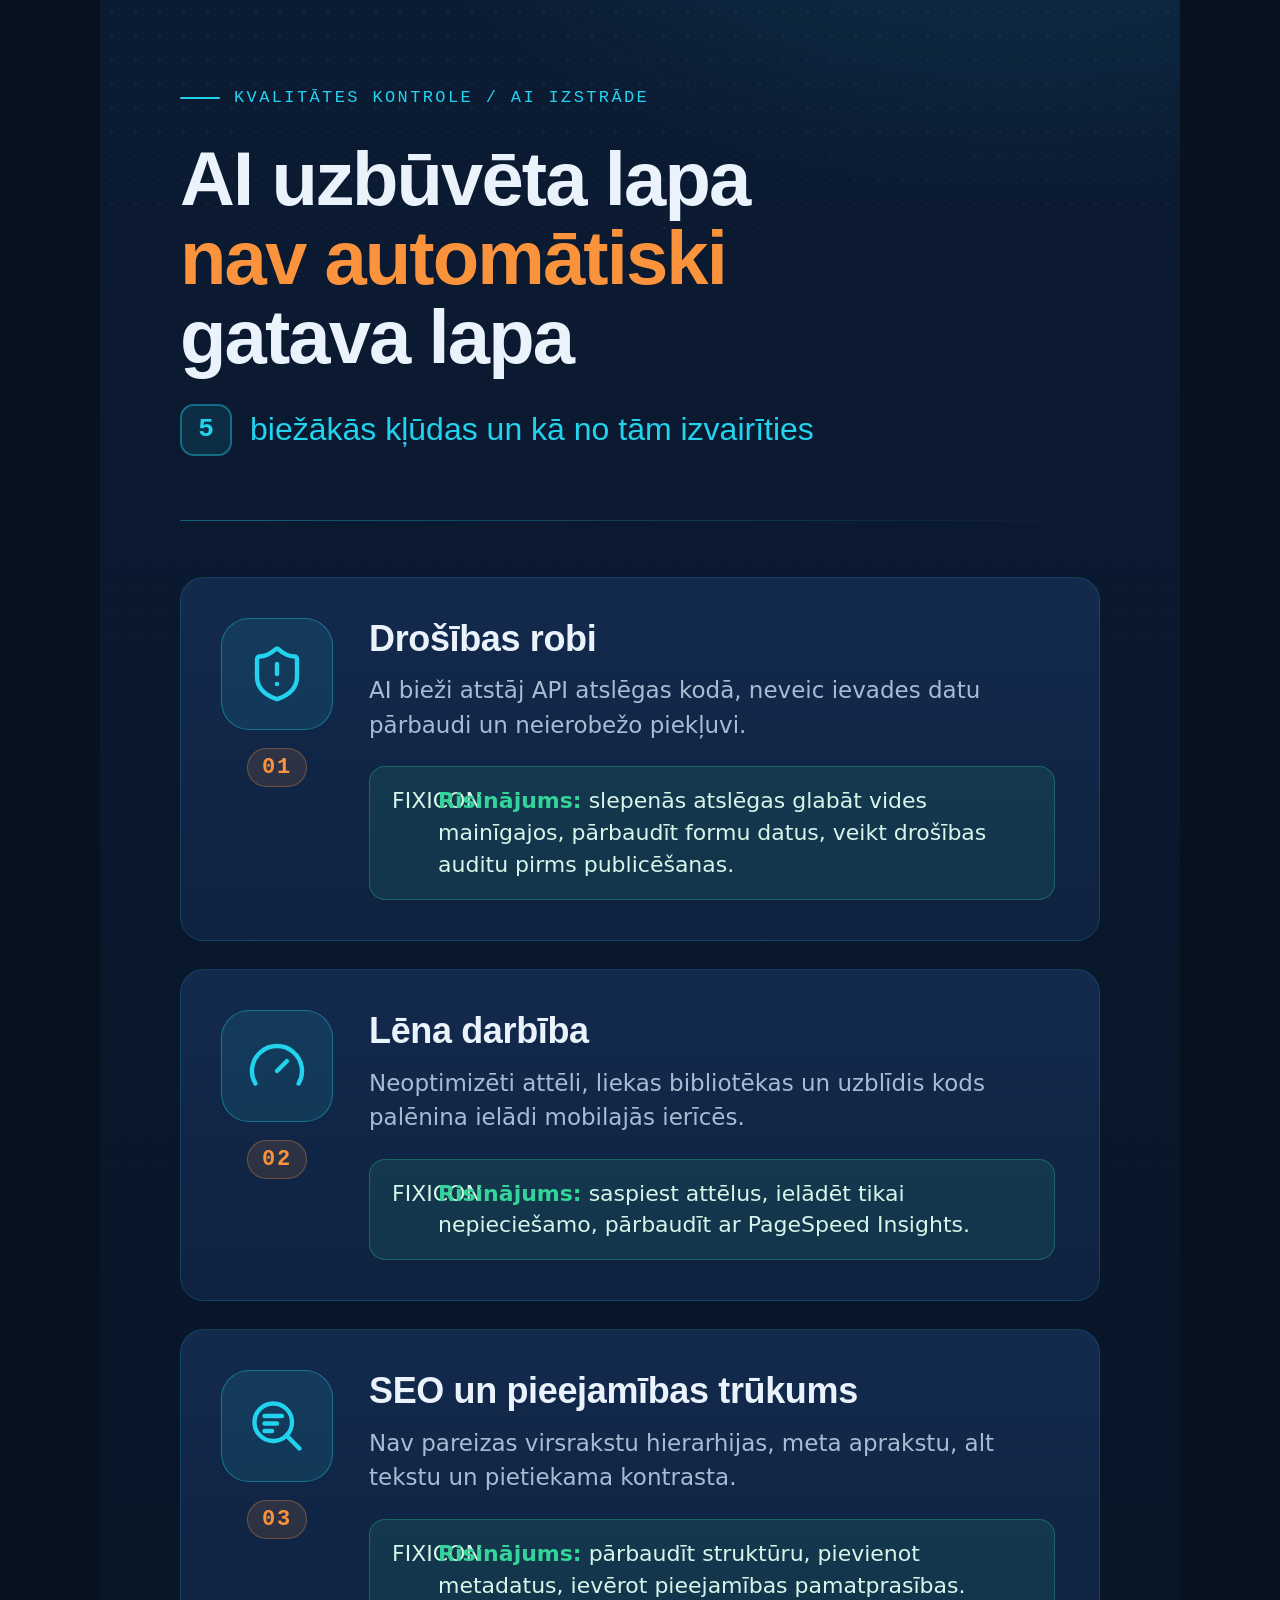
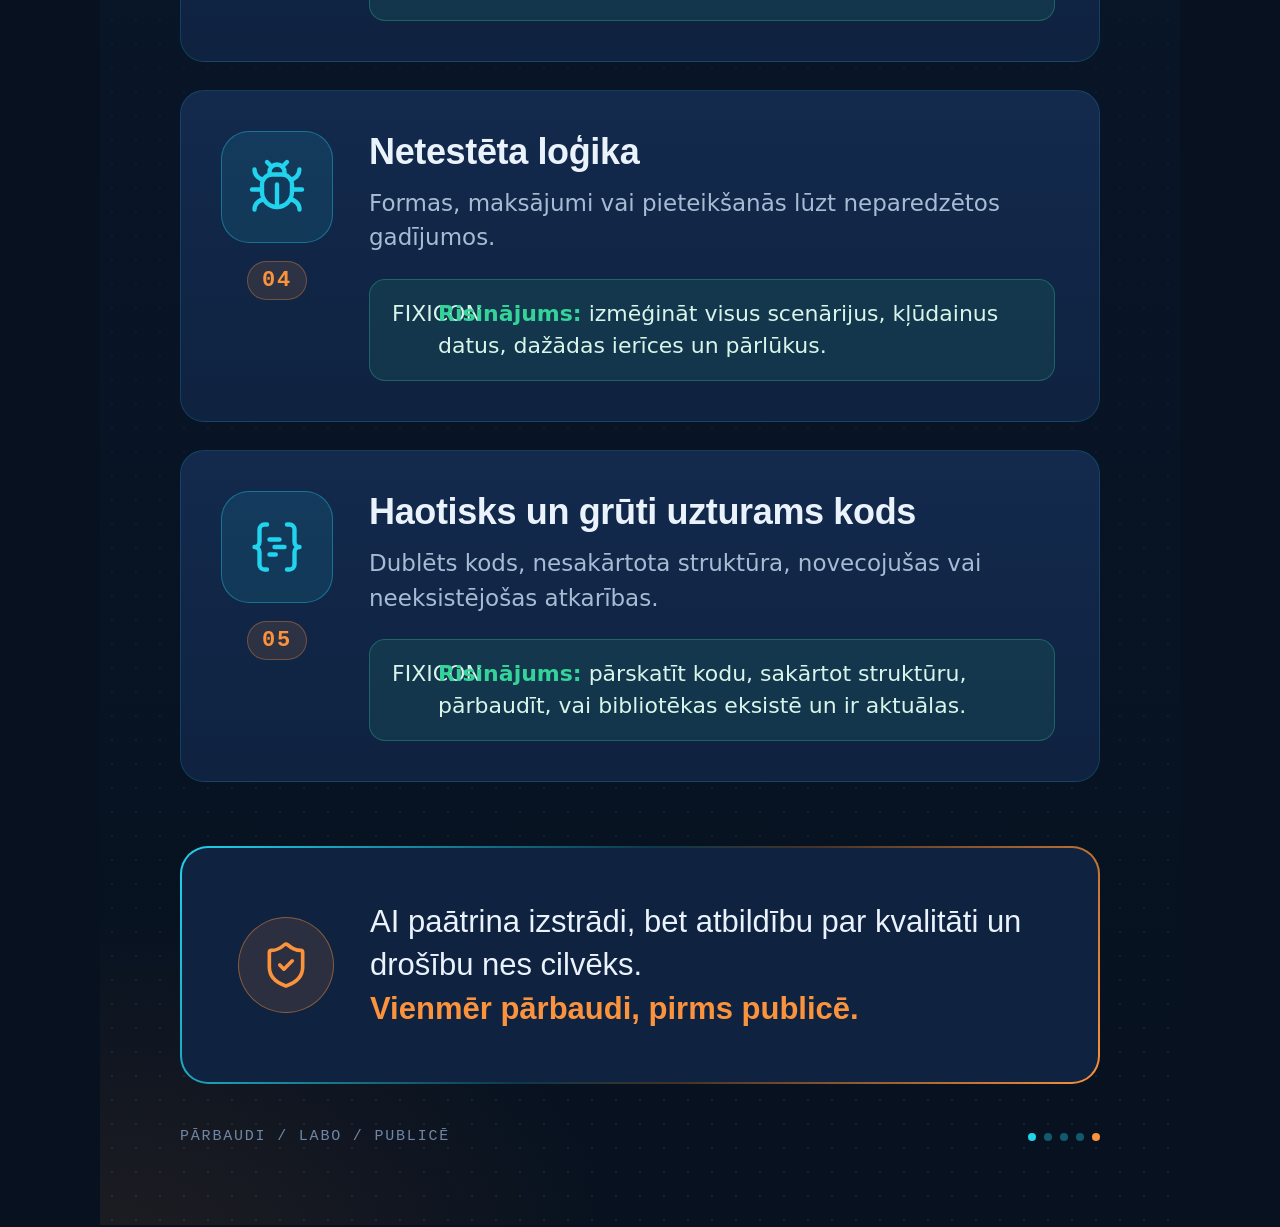
<file: infografika/src/template.html>
<!doctype html>
<html lang="lv">
<head>
<meta charset="utf-8">
<meta name="viewport" content="width=device-width, initial-scale=1">
<title>AI lapas kvalitātes kontrole</title>
<meta name="description" content="Infografika: AI uzbūvēta lapa nav automātiski gatava lapa - 5 biežākās kļūdas un kā no tām izvairīties.">
<style>
/*FONTS*/
:root {
  --bg-0: #07111F;
  --bg-1: #0B1B33;
  --surface: #0F2240;
  --surface-2: #132A4D;
  --line: rgba(34, 211, 238, 0.16);
  --line-strong: rgba(34, 211, 238, 0.38);
  --cyan: #22D3EE;
  --cyan-soft: rgba(34, 211, 238, 0.10);
  --orange: #FB923C;
  --orange-soft: rgba(251, 146, 60, 0.12);
  --green: #34D399;
  --green-soft: rgba(52, 211, 153, 0.10);
  --text: #EAF2FB;
  --muted: #A7BBD3;
  --faint: #6F87A6;
}
* { box-sizing: border-box; margin: 0; padding: 0; }
html, body { background: var(--bg-0); }
body {
  font-family: "Instrument Sans", system-ui, sans-serif;
  color: var(--text);
  -webkit-font-smoothing: antialiased;
  display: flex;
  justify-content: center;
}
.poster {
  position: relative;
  width: 1080px;
  max-width: 100%;
  padding: 88px 80px 80px;
  overflow: hidden;
  background:
    radial-gradient(900px 520px at 85% -6%, rgba(34, 211, 238, 0.14), transparent 70%),
    radial-gradient(760px 520px at 0% 102%, rgba(251, 146, 60, 0.10), transparent 70%),
    linear-gradient(180deg, var(--bg-1) 0%, var(--bg-0) 100%);
}
/* Dot grid texture */
.poster::before {
  content: "";
  position: absolute; inset: 0;
  background-image: radial-gradient(rgba(167, 187, 211, 0.10) 1px, transparent 1.2px);
  background-size: 24px 24px;
  -webkit-mask-image: linear-gradient(180deg, #000 0%, rgba(0,0,0,0.35) 40%, rgba(0,0,0,0.35) 70%, #000 100%);
          mask-image: linear-gradient(180deg, #000 0%, rgba(0,0,0,0.35) 40%, rgba(0,0,0,0.35) 70%, #000 100%);
  pointer-events: none;
}
.poster > * { position: relative; }

/* Header */
.kicker {
  display: flex; align-items: center; gap: 14px;
  font-family: "JetBrains Mono", monospace;
  font-size: 17px; letter-spacing: 0.14em; text-transform: uppercase;
  color: var(--cyan);
}
.kicker .bar { width: 40px; height: 2px; background: var(--cyan); border-radius: 2px; }
h1 {
  margin-top: 32px;
  font-family: "Outfit", sans-serif;
  font-weight: 700;
  font-size: 76px; line-height: 1.04; letter-spacing: -0.025em;
  color: var(--text);
}
h1 .accent { color: var(--orange); }
.subtitle {
  margin-top: 28px;
  display: flex; align-items: center; gap: 18px;
  font-family: "Outfit", sans-serif; font-weight: 400;
  font-size: 32px; line-height: 1.3; color: var(--cyan);
}
.subtitle .count {
  display: inline-grid; place-items: center;
  width: 52px; height: 52px; border-radius: 14px;
  border: 2px solid var(--line-strong);
  background: var(--cyan-soft);
  font-family: "JetBrains Mono", monospace; font-weight: 700; font-size: 26px;
}
.rule {
  margin: 64px 0 56px;
  height: 1px;
  background: linear-gradient(90deg, var(--line-strong), var(--line) 60%, transparent);
}

/* Items */
.items { list-style: none; display: grid; gap: 28px; }
.item {
  display: grid;
  grid-template-columns: 112px 1fr;
  gap: 36px;
  padding: 40px 44px 40px 40px;
  background: linear-gradient(180deg, var(--surface-2), var(--surface));
  border: 1px solid var(--line);
  border-radius: 24px;
}
.rail { display: flex; flex-direction: column; align-items: center; gap: 18px; }
.icon {
  width: 112px; height: 112px; border-radius: 28px;
  display: grid; place-items: center;
  background: var(--cyan-soft);
  border: 1.5px solid var(--line-strong);
  color: var(--cyan);
}
.icon svg { width: 60px; height: 60px; }
.num {
  font-family: "JetBrains Mono", monospace; font-weight: 700;
  font-size: 22px; letter-spacing: 0.08em;
  color: var(--orange);
  padding: 6px 14px; border-radius: 999px;
  background: var(--orange-soft);
  border: 1px solid rgba(251, 146, 60, 0.32);
}
.body h2 {
  font-family: "Outfit", sans-serif; font-weight: 700;
  font-size: 36px; line-height: 1.15; letter-spacing: -0.01em;
  color: var(--text);
}
.body p {
  margin-top: 14px;
  font-size: 23px; line-height: 1.5; color: var(--muted);
}
.fix {
  margin-top: 24px;
  display: grid; grid-template-columns: 32px 1fr; gap: 14px; align-items: start;
  padding: 18px 22px;
  border-radius: 16px;
  background: var(--green-soft);
  border: 1px solid rgba(52, 211, 153, 0.30);
  font-size: 22px; line-height: 1.45; color: #D7F5E9;
}
.fix svg { width: 30px; height: 30px; color: var(--green); margin-top: 1px; }
.fix strong {
  color: var(--green); font-weight: 700;
}

/* Closing */
.closing {
  margin-top: 64px;
  padding: 52px 56px;
  border-radius: 28px;
  background:
    linear-gradient(var(--surface), var(--surface)) padding-box,
    linear-gradient(120deg, var(--cyan), rgba(34,211,238,0.2) 45%, rgba(251,146,60,0.25) 60%, var(--orange)) border-box;
  border: 2px solid transparent;
  display: grid; grid-template-columns: 96px 1fr; gap: 36px; align-items: center;
}
.closing .seal {
  width: 96px; height: 96px; border-radius: 50%;
  display: grid; place-items: center;
  background: var(--orange-soft);
  border: 1.5px solid rgba(251, 146, 60, 0.45);
  color: var(--orange);
}
.closing .seal svg { width: 50px; height: 50px; }
.closing p {
  font-family: "Outfit", sans-serif; font-weight: 400;
  font-size: 31px; line-height: 1.4; color: var(--text);
}
.closing p strong { font-weight: 700; color: var(--orange); }
.footer {
  margin-top: 44px;
  display: flex; justify-content: space-between; align-items: center;
  font-family: "JetBrains Mono", monospace; font-size: 15px;
  letter-spacing: 0.12em; text-transform: uppercase; color: var(--faint);
}
.footer .dots { display: flex; gap: 8px; }
.footer .dots i { width: 8px; height: 8px; border-radius: 50%; background: var(--line-strong); display: block; }
.footer .dots i:first-child { background: var(--cyan); }
.footer .dots i:last-child { background: var(--orange); }

@media (max-width: 760px) {
  .poster { padding: 48px 16px; }
  h1 { font-size: 44px; }
  .subtitle { font-size: 22px; gap: 12px; }
  .subtitle .count { width: 40px; height: 40px; font-size: 20px; }
  .rule { margin: 40px 0 32px; }
  .item { grid-template-columns: 1fr; gap: 20px; padding: 28px 22px; }
  .rail { flex-direction: row; justify-content: space-between; }
  .icon { width: 72px; height: 72px; border-radius: 20px; }
  .icon svg { width: 40px; height: 40px; }
  .body h2 { font-size: 26px; }
  .body p, .fix { font-size: 17px; }
  .closing { grid-template-columns: 1fr; padding: 32px 24px; gap: 20px; }
  .closing p { font-size: 22px; }
  .footer { font-size: 12px; }
}
</style>
</head>
<body>
<main class="poster">
  <header>
    <div class="kicker"><span class="bar"></span>Kvalitātes kontrole / AI izstrāde</div>
    <h1>AI uzbūvēta lapa<br><span class="accent">nav automātiski</span><br>gatava lapa</h1>
    <p class="subtitle"><span class="count">5</span>biežākās kļūdas un kā no tām izvairīties</p>
  </header>

  <div class="rule"></div>

  <ol class="items">
    <li class="item">
      <div class="rail">
        <div class="icon" aria-hidden="true">
          <svg viewBox="0 0 24 24" fill="none" stroke="currentColor" stroke-width="1.75" stroke-linecap="round" stroke-linejoin="round"><path d="M20 13c0 5-3.5 7.5-7.66 8.95a1 1 0 0 1-.67-.01C7.5 20.5 4 18 4 13V6a1 1 0 0 1 1-1c2 0 4.5-1.2 6.24-2.72a1.17 1.17 0 0 1 1.52 0C14.51 3.81 17 5 19 5a1 1 0 0 1 1 1z"/><path d="M12 8v4"/><path d="M12 16h.01"/></svg>
        </div>
        <span class="num">01</span>
      </div>
      <div class="body">
        <h2>Drošības robi</h2>
        <p>AI bieži atstāj API atslēgas kodā, neveic ievades datu pārbaudi un neierobežo piekļuvi.</p>
        <div class="fix">FIXICON<span><strong>Risinājums:</strong> slepenās atslēgas glabāt vides mainīgajos, pārbaudīt formu datus, veikt drošības auditu pirms publicēšanas.</span></div>
      </div>
    </li>

    <li class="item">
      <div class="rail">
        <div class="icon" aria-hidden="true">
          <svg viewBox="0 0 24 24" fill="none" stroke="currentColor" stroke-width="1.75" stroke-linecap="round" stroke-linejoin="round"><path d="m12 14 4-4"/><path d="M3.34 19a10 10 0 1 1 17.32 0"/></svg>
        </div>
        <span class="num">02</span>
      </div>
      <div class="body">
        <h2>Lēna darbība</h2>
        <p>Neoptimizēti attēli, liekas bibliotēkas un uzblīdis kods palēnina ielādi mobilajās ierīcēs.</p>
        <div class="fix">FIXICON<span><strong>Risinājums:</strong> saspiest attēlus, ielādēt tikai nepieciešamo, pārbaudīt ar PageSpeed Insights.</span></div>
      </div>
    </li>

    <li class="item">
      <div class="rail">
        <div class="icon" aria-hidden="true">
          <svg viewBox="0 0 24 24" fill="none" stroke="currentColor" stroke-width="1.75" stroke-linecap="round" stroke-linejoin="round"><circle cx="10.5" cy="10.5" r="7.5"/><path d="m21 21-5.2-5.2"/><path d="M7 8h7"/><path d="M7 11h5"/><path d="M7 14h3"/></svg>
        </div>
        <span class="num">03</span>
      </div>
      <div class="body">
        <h2>SEO un pieejamības trūkums</h2>
        <p>Nav pareizas virsrakstu hierarhijas, meta aprakstu, alt tekstu un pietiekama kontrasta.</p>
        <div class="fix">FIXICON<span><strong>Risinājums:</strong> pārbaudīt struktūru, pievienot metadatus, ievērot pieejamības pamatprasības.</span></div>
      </div>
    </li>

    <li class="item">
      <div class="rail">
        <div class="icon" aria-hidden="true">
          <svg viewBox="0 0 24 24" fill="none" stroke="currentColor" stroke-width="1.75" stroke-linecap="round" stroke-linejoin="round"><path d="m8 2 1.88 1.88"/><path d="M14.12 3.88 16 2"/><path d="M9 7.13v-1a3.003 3.003 0 1 1 6 0v1"/><path d="M12 20c-3.3 0-6-2.7-6-6v-3a4 4 0 0 1 4-4h4a4 4 0 0 1 4 4v3c0 3.3-2.7 6-6 6"/><path d="M12 20v-9"/><path d="M6.53 9C4.6 8.8 3 7.1 3 5"/><path d="M6 13H2"/><path d="M3 21c0-2.1 1.7-3.9 3.8-4"/><path d="M20.97 5c0 2.1-1.6 3.8-3.5 4"/><path d="M22 13h-4"/><path d="M17.2 17c2.1.1 3.8 1.9 3.8 4"/></svg>
        </div>
        <span class="num">04</span>
      </div>
      <div class="body">
        <h2>Netestēta loģika</h2>
        <p>Formas, maksājumi vai pieteikšanās lūzt neparedzētos gadījumos.</p>
        <div class="fix">FIXICON<span><strong>Risinājums:</strong> izmēģināt visus scenārijus, kļūdainus datus, dažādas ierīces un pārlūkus.</span></div>
      </div>
    </li>

    <li class="item">
      <div class="rail">
        <div class="icon" aria-hidden="true">
          <svg viewBox="0 0 24 24" fill="none" stroke="currentColor" stroke-width="1.75" stroke-linecap="round" stroke-linejoin="round"><path d="M8 3H7a2 2 0 0 0-2 2v5a2 2 0 0 1-2 2 2 2 0 0 1 2 2v5c0 1.1.9 2 2 2h1"/><path d="M16 21h1a2 2 0 0 0 2-2v-5c0-1.1.9-2 2-2a2 2 0 0 1-2-2V5a2 2 0 0 0-2-2h-1"/><path d="M9 9h4"/><path d="M11 12h4"/><path d="M9 15h2.5"/></svg>
        </div>
        <span class="num">05</span>
      </div>
      <div class="body">
        <h2>Haotisks un grūti uzturams kods</h2>
        <p>Dublēts kods, nesakārtota struktūra, novecojušas vai neeksistējošas atkarības.</p>
        <div class="fix">FIXICON<span><strong>Risinājums:</strong> pārskatīt kodu, sakārtot struktūru, pārbaudīt, vai bibliotēkas eksistē un ir aktuālas.</span></div>
      </div>
    </li>
  </ol>

  <section class="closing">
    <div class="seal" aria-hidden="true">
      <svg viewBox="0 0 24 24" fill="none" stroke="currentColor" stroke-width="1.75" stroke-linecap="round" stroke-linejoin="round"><path d="M20 13c0 5-3.5 7.5-7.66 8.95a1 1 0 0 1-.67-.01C7.5 20.5 4 18 4 13V6a1 1 0 0 1 1-1c2 0 4.5-1.2 6.24-2.72a1.17 1.17 0 0 1 1.52 0C14.51 3.81 17 5 19 5a1 1 0 0 1 1 1z"/><path d="m9 12 2 2 4-4"/></svg>
    </div>
    <p>AI paātrina izstrādi, bet atbildību par kvalitāti un drošību nes cilvēks.<br><strong>Vienmēr pārbaudi, pirms publicē.</strong></p>
  </section>

  <footer class="footer">
    <span>Pārbaudi / Labo / Publicē</span>
    <span class="dots"><i></i><i></i><i></i><i></i><i></i></span>
  </footer>
</main>
</body>
</html>
</file>
